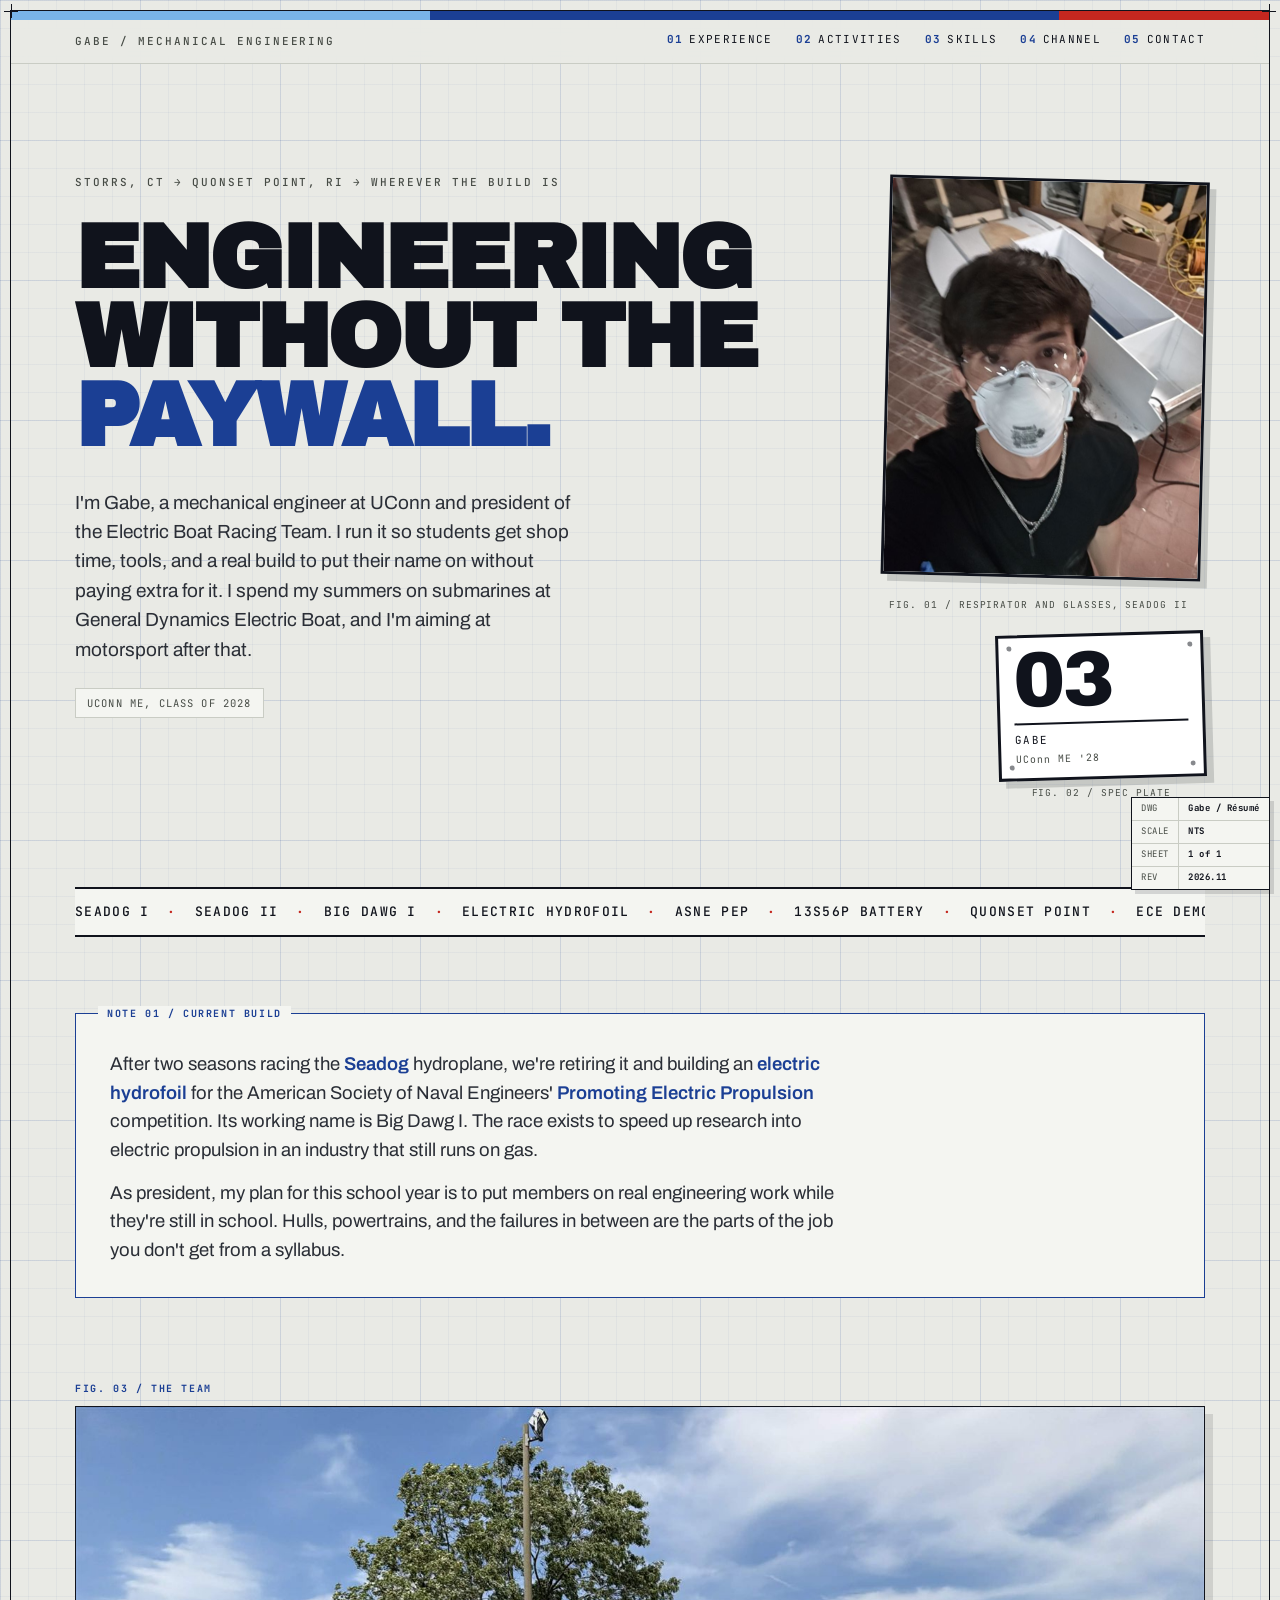
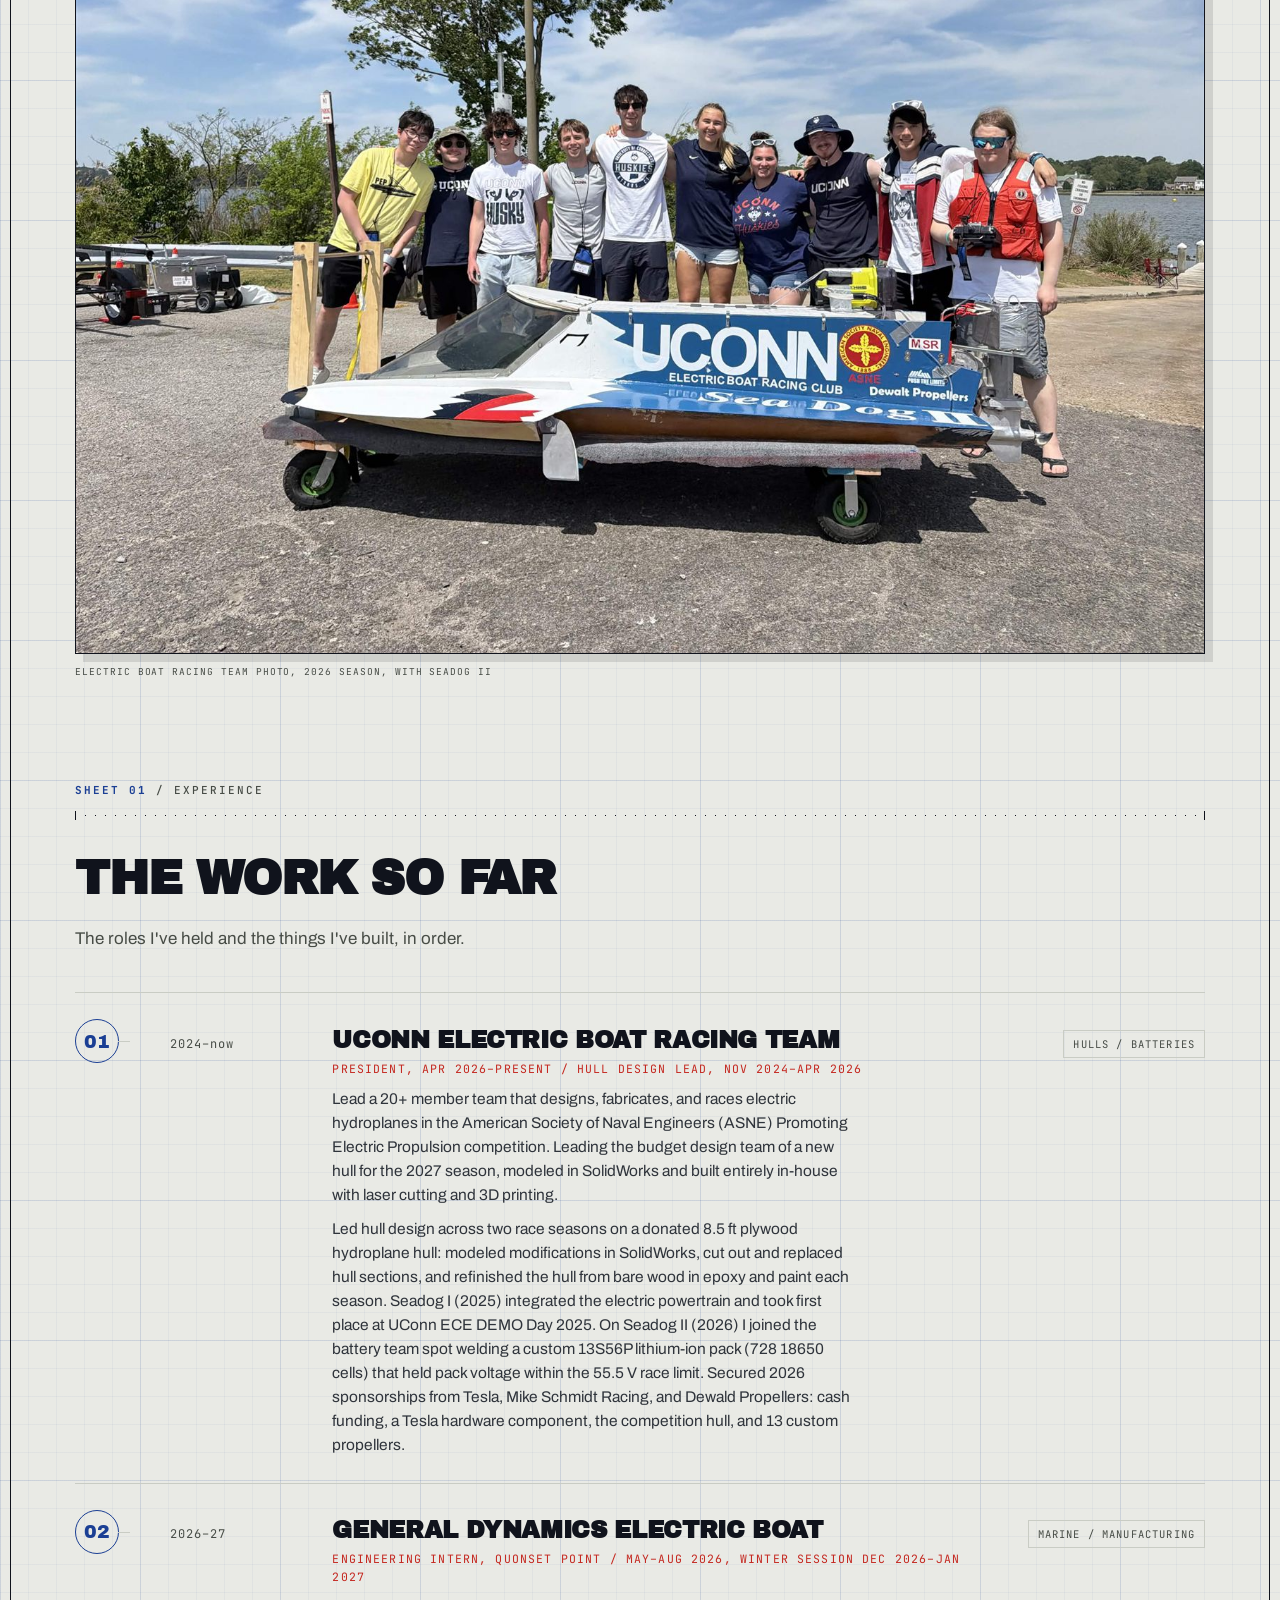
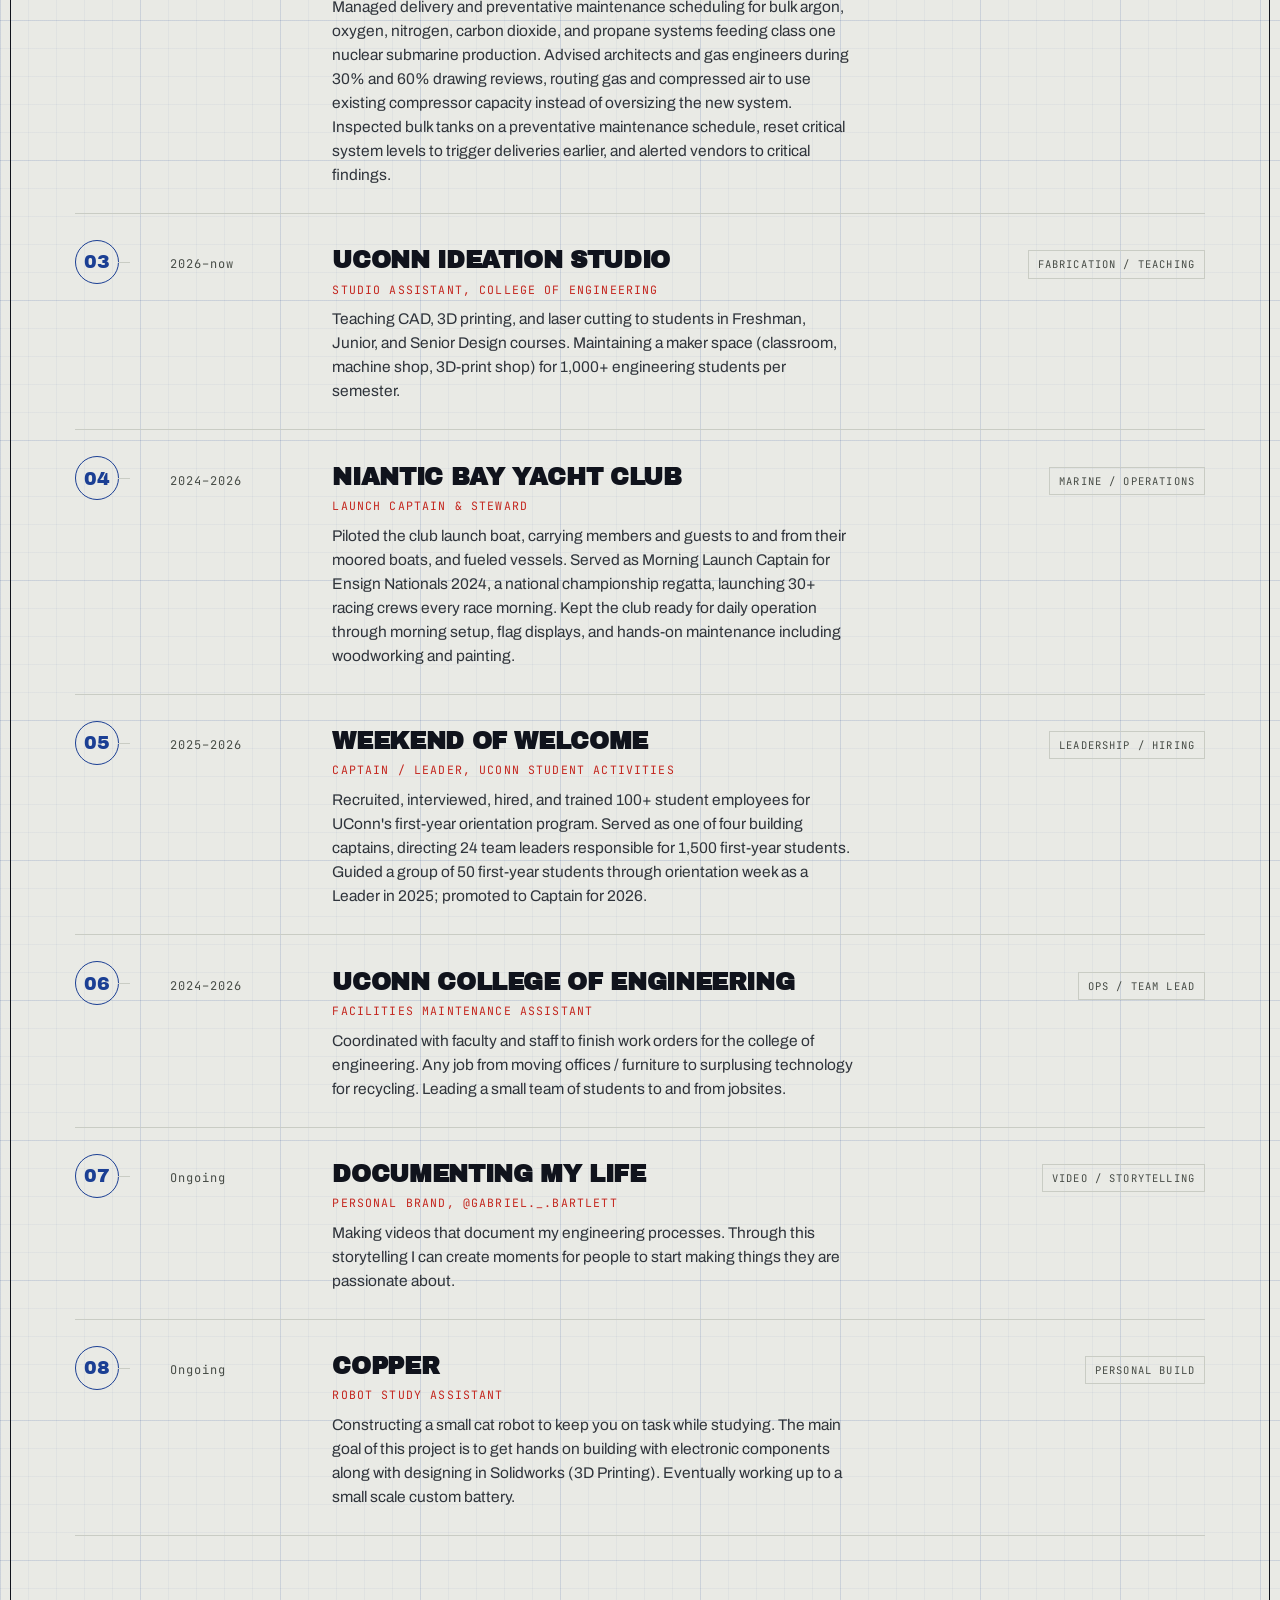
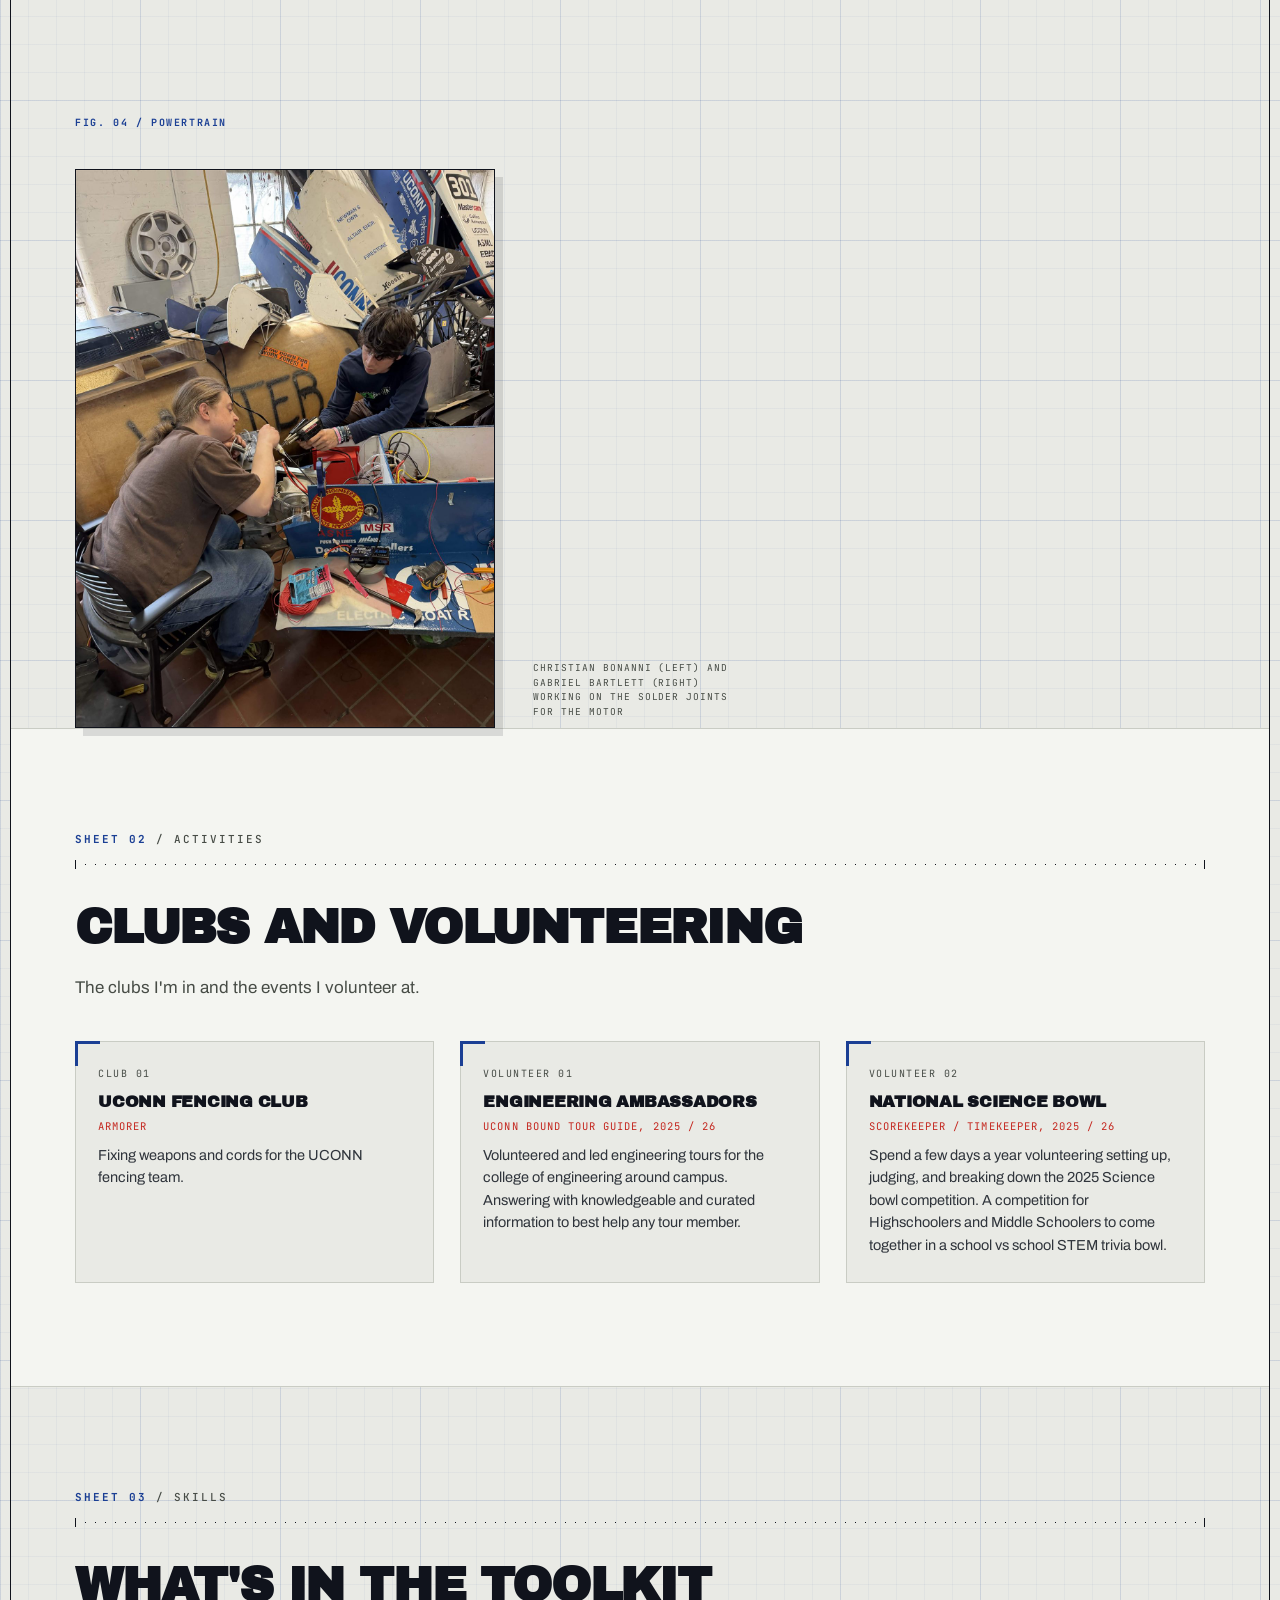
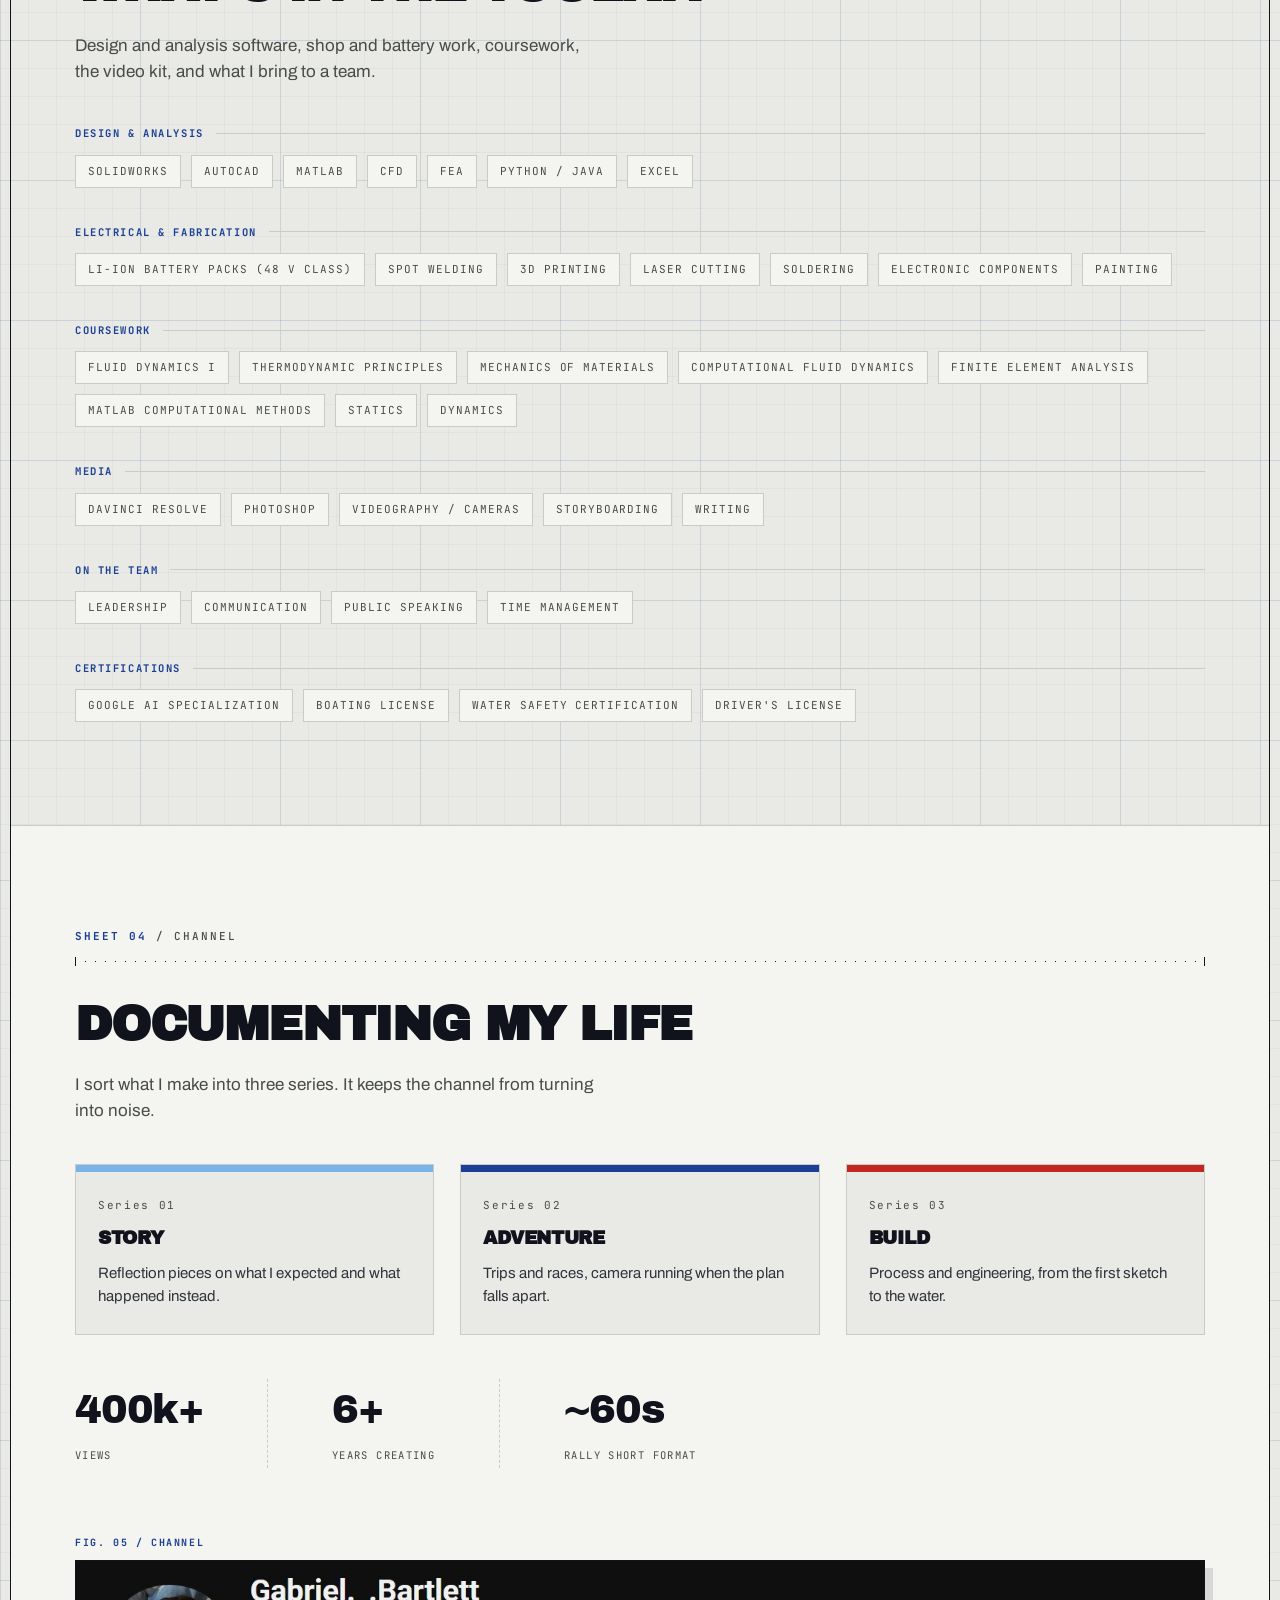
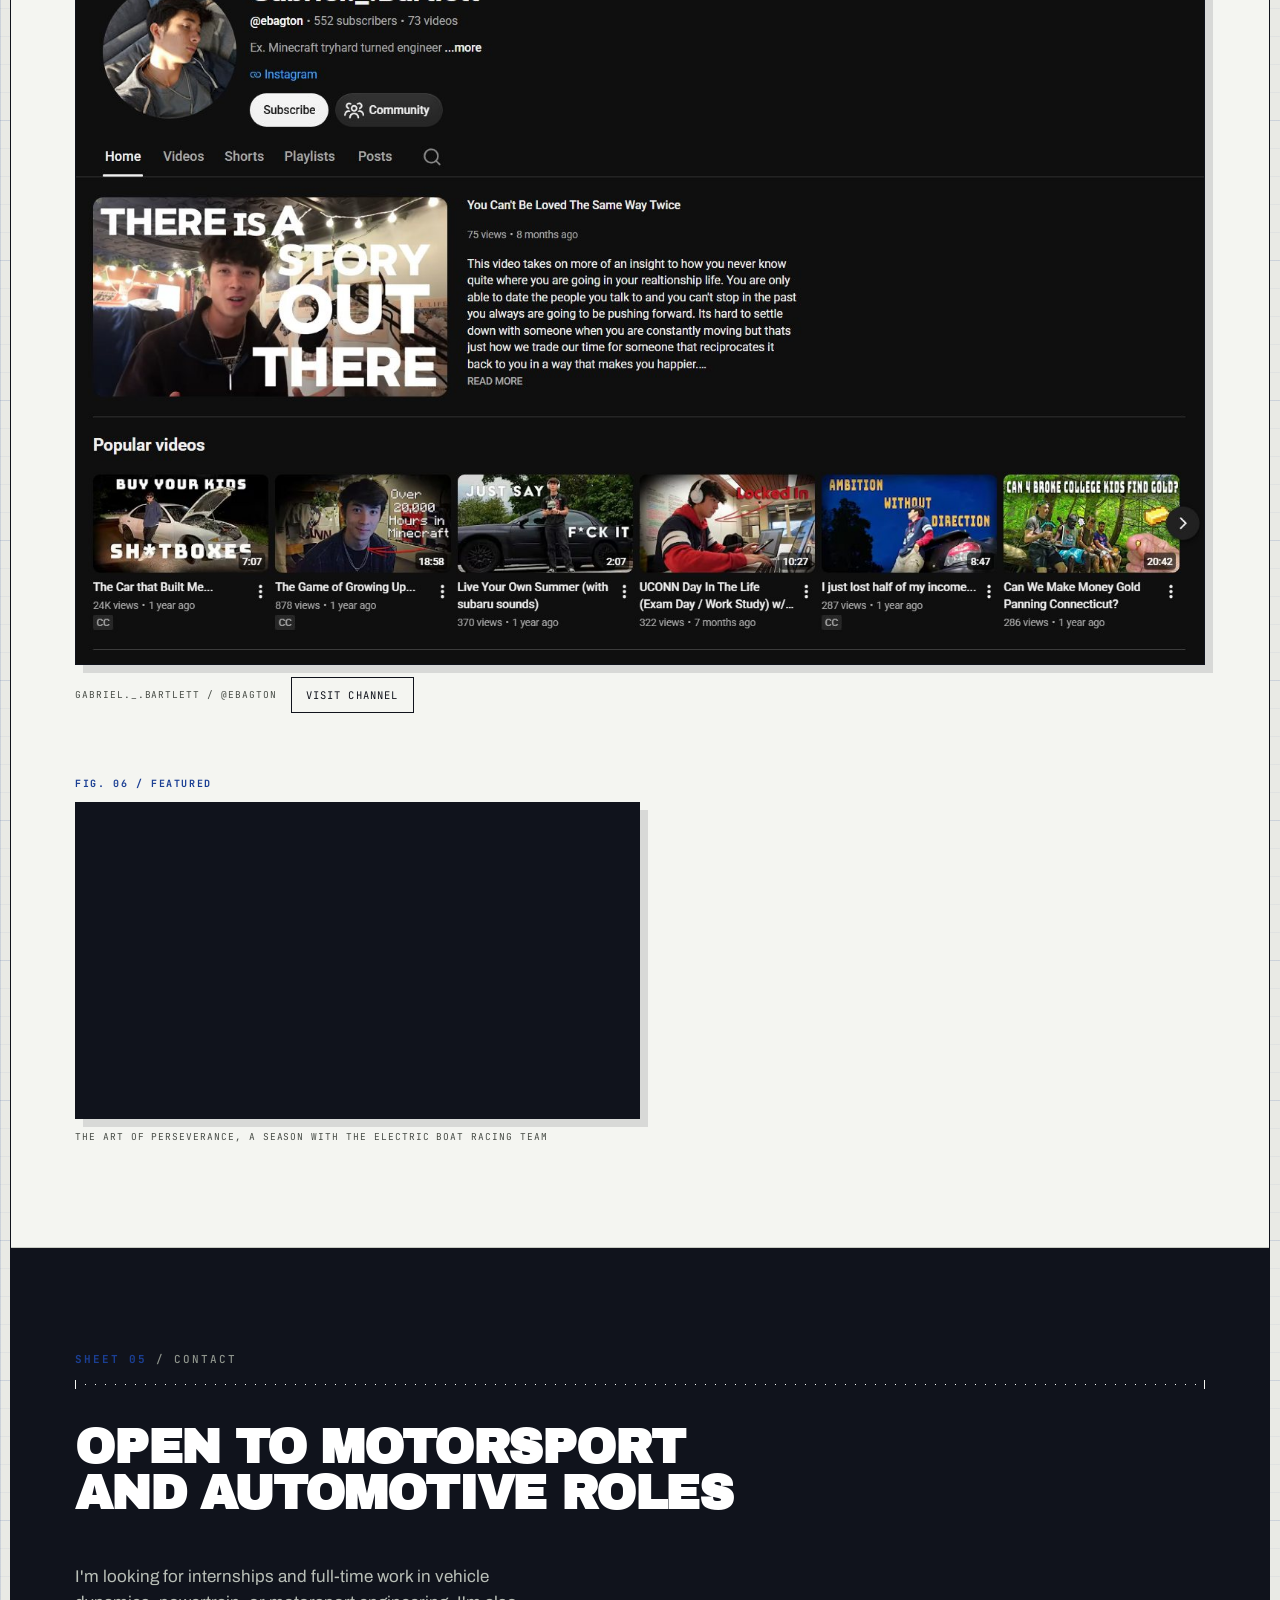
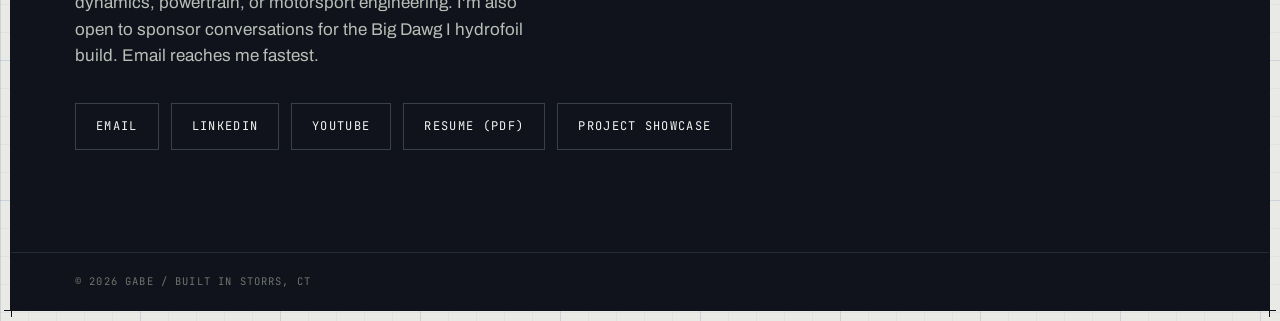
<file: index.html>
<!DOCTYPE html>
<html lang="en">
<head>
<meta charset="utf-8">
<meta name="viewport" content="width=device-width, initial-scale=1">
<title>Gabe / Mechanical Engineering / Documenting My Life</title>
<meta name="description" content="Gabriel Bartlett, mechanical engineering at UConn. President of the Electric Boat Racing Team and summer engineering intern at General Dynamics Electric Boat.">
<link rel="preconnect" href="https://fonts.googleapis.com">
<link rel="preconnect" href="https://fonts.gstatic.com" crossorigin>
<link href="https://fonts.googleapis.com/css2?family=Archivo+Black&family=Archivo:wght@400;500;600&family=JetBrains+Mono:wght@400;500;700&display=swap" rel="stylesheet">
<style>
:root{
  --paper:#E9EAE5;
  --paper-2:#F4F5F1;
  --ink:#10131C;
  --ink-soft:#474C46;
  --line:#C9CCC4;
  --blue:#1B3F94;
  --sky:#79B4E8;
  --red:#C4271F;
  --grid:rgba(27,63,148,.045);
  --grid-strong:rgba(27,63,148,.10);
  --pad:clamp(20px,5vw,72px);
}
*{box-sizing:border-box;margin:0;padding:0}
html{scroll-behavior:smooth}
body{
  background-color:var(--paper);
  background-image:
    linear-gradient(var(--grid-strong) 1px, transparent 1px),
    linear-gradient(90deg, var(--grid-strong) 1px, transparent 1px),
    linear-gradient(var(--grid) 1px, transparent 1px),
    linear-gradient(90deg, var(--grid) 1px, transparent 1px);
  background-size: 140px 140px, 140px 140px, 28px 28px, 28px 28px;
  color:var(--ink);
  font-family:"Archivo",system-ui,sans-serif;
  font-size:17px;
  line-height:1.55;
  -webkit-font-smoothing:antialiased;
}
.mono{font-family:"JetBrains Mono",ui-monospace,monospace}
.eyebrow{
  font-family:"JetBrains Mono",monospace;
  font-size:11px;font-weight:500;
  letter-spacing:.18em;text-transform:uppercase;
  color:var(--ink-soft);
}
.eyebrow b{color:var(--blue);font-weight:700}
a{color:inherit}
:focus-visible{outline:3px solid var(--red);outline-offset:3px}

/* ---------- drawing sheet frame ---------- */
.sheet{position:relative;margin:10px;border:1.5px solid var(--ink)}
.cross{position:absolute;width:14px;height:14px;pointer-events:none}
.cross::before{content:"";position:absolute;top:50%;left:0;right:0;height:1px;background:var(--ink)}
.cross::after{content:"";position:absolute;left:50%;top:0;bottom:0;width:1px;background:var(--ink)}
.cross.tl{top:-7px;left:-7px}
.cross.tr{top:-7px;right:-7px}
.cross.bl{bottom:-7px;left:-7px}
.cross.br{bottom:-7px;right:-7px}

.title-block{
  position:fixed;right:10px;bottom:10px;z-index:61;
  background:var(--paper-2);border:1.5px solid var(--ink);
  font-family:"JetBrains Mono",monospace;font-size:9px;letter-spacing:.06em;
  display:grid;grid-template-columns:auto auto;
  box-shadow:4px 4px 0 rgba(16,19,28,.14);
}
.title-block div{padding:4px 9px;border-top:1px solid var(--line);border-left:1px solid var(--line);white-space:nowrap}
.title-block div:nth-child(1),.title-block div:nth-child(2){border-top:none}
.title-block div:nth-child(odd){border-left:none}
.title-block .k{color:var(--ink-soft);text-transform:uppercase}
.title-block .v{font-weight:700}

/* ---------- ruler dimension divider ---------- */
.rule-dim{
  height:9px;margin:12px 0 clamp(24px,3.4vw,36px);position:relative;
  background:repeating-linear-gradient(90deg, var(--ink) 0 1px, transparent 1px 10px) center / 100% 1px no-repeat;
}
.rule-dim::before,.rule-dim::after{content:"";position:absolute;top:0;width:1px;height:9px;background:var(--ink)}
.rule-dim::before{left:0}
.rule-dim::after{right:0}
#contact .rule-dim{background-image:repeating-linear-gradient(90deg, var(--paper-2) 0 1px, transparent 1px 10px)}
#contact .rule-dim::before,#contact .rule-dim::after{background:var(--paper-2)}

/* ---------- livery stripe ---------- */
.livery{display:flex;width:100%;height:9px}
.livery i{display:block;flex:1;height:100%}
.livery i:nth-child(1){background:var(--sky);flex:2}
.livery i:nth-child(2){background:var(--blue);flex:3}
.livery i:nth-child(3){background:var(--red);flex:1}

/* ---------- header ---------- */
.topbar{
  position:sticky;top:0;z-index:40;
  background:rgba(233,234,229,.92);
  backdrop-filter:blur(8px);
  border-bottom:1px solid var(--line);
}
.topbar .row{
  display:flex;justify-content:space-between;align-items:center;
  gap:16px;padding:11px var(--pad);
}
.topbar nav{display:flex;gap:clamp(12px,1.8vw,24px);flex-wrap:wrap}
.topbar a{
  font-family:"JetBrains Mono",monospace;font-size:11px;
  letter-spacing:.12em;text-transform:uppercase;text-decoration:none;
  padding-bottom:2px;border-bottom:2px solid transparent;
  white-space:nowrap;
}
.topbar a .n{color:var(--blue);font-weight:700;margin-right:6px}
.topbar a:hover{border-bottom-color:var(--red)}
@media (max-width:620px){
  .topbar a .n{display:none}
  .topbar nav{gap:14px}
}

/* ---------- hero ---------- */
.hero{padding:clamp(48px,9vw,110px) var(--pad) 0;position:relative;overflow:hidden}
.hero-grid{
  display:grid;grid-template-columns:minmax(0,1fr) auto;
  gap:clamp(28px,5vw,64px);align-items:start;
  max-width:1400px;margin:0 auto;
}
h1{
  font-family:"Archivo Black",sans-serif;
  font-size:clamp(2.6rem,7vw,6.6rem);
  line-height:.88;letter-spacing:-.035em;text-transform:uppercase;
}
h1 .hl{color:var(--blue)}
.lede{
  margin-top:clamp(20px,3vw,32px);
  max-width:46ch;font-size:clamp(16px,2vw,19px);color:#2A2E36;
}
.hero .eyebrow{margin-bottom:clamp(18px,3vw,28px)}
.creds{display:flex;flex-wrap:wrap;gap:10px;margin-top:24px}
.creds .tag{
  font-family:"JetBrains Mono",monospace;font-size:10.5px;letter-spacing:.11em;
  text-transform:uppercase;color:var(--ink-soft);
  border:1px solid var(--line);background:var(--paper-2);padding:6px 11px;
}

/* side column: photo + plate */
.side{display:flex;flex-direction:column;align-items:flex-end;gap:20px}
.fig-cap{font-family:"JetBrains Mono",monospace;font-size:9.5px;letter-spacing:.1em;text-transform:uppercase;color:var(--ink-soft);text-align:center;margin-top:8px}
.photo-frame{
  width:clamp(160px,26vw,380px);
  aspect-ratio:4/5;
  border:3px solid var(--ink);
  background:var(--paper-2);
  overflow:hidden;
  box-shadow:7px 7px 0 rgba(16,19,28,.16);
  transform:rotate(1.4deg) scale(.96);transform-origin:right;
}
.photo-frame img{width:100%;height:100%;object-fit:cover;display:block}

/* rally plate */
.plate{
  position:relative;
  width:clamp(150px,20vw,208px);
  background:#fff;border:3px solid var(--ink);
  padding:12px 14px 10px;
  box-shadow:7px 7px 0 rgba(16,19,28,.16);
  transform:rotate(-1.6deg);
}
.plate .rivet{position:absolute;width:5px;height:5px;border-radius:50%;background:var(--ink);opacity:.5}
.plate .rivet.tl{top:8px;left:8px}
.plate .rivet.tr{top:8px;right:8px}
.plate .rivet.bl{bottom:8px;left:8px}
.plate .rivet.br{bottom:8px;right:8px}
.plate .num{
  font-family:"Archivo Black",sans-serif;
  font-size:clamp(52px,7vw,78px);line-height:.82;letter-spacing:-.04em;
}
.plate .rule{height:2px;background:var(--ink);margin:9px 0 7px}
.plate .nm{font-family:"JetBrains Mono",monospace;font-size:11px;letter-spacing:.13em;text-transform:uppercase}
.plate .sub{font-family:"JetBrains Mono",monospace;font-size:10px;letter-spacing:.1em;color:var(--ink-soft);margin-top:3px}

/* ---------- index ticker (signature) ---------- */
.ticker{
  margin-top:clamp(44px,7vw,86px);
  border-top:2px solid var(--ink);border-bottom:2px solid var(--ink);
  background:var(--paper-2);
  overflow:hidden;white-space:nowrap;position:relative;
}
.ticker-track{display:inline-flex;animation:slide 46s linear infinite}
.ticker-track span{
  font-family:"JetBrains Mono",monospace;font-weight:500;
  font-size:13px;letter-spacing:.1em;text-transform:uppercase;
  padding:13px 0;
}
.ticker-track b{color:var(--red);font-weight:700;padding:0 18px}
@keyframes slide{from{transform:translateX(0)}to{transform:translateX(-50%)}}

/* ---------- video frame ---------- */
.reel-frame{
  position:relative;aspect-ratio:16/9;
  border:1.5px solid var(--ink);background:var(--ink);
  box-shadow:8px 8px 0 rgba(16,19,28,.12);
}
.reel-frame iframe{position:absolute;inset:0;width:100%;height:100%;border:0;display:block}

/* ---------- figures ---------- */
.fig-wrap{padding:clamp(44px,6vw,76px) var(--pad) 0}
.figure{max-width:1400px;margin:0 auto}
.fig-lbl{
  display:inline-block;margin-bottom:10px;
  font-family:"JetBrains Mono",monospace;font-size:10px;font-weight:700;
  letter-spacing:.16em;text-transform:uppercase;color:var(--blue);
}
.figure-frame{
  position:relative;border:1.5px solid var(--ink);background:var(--paper-2);
  box-shadow:8px 8px 0 rgba(16,19,28,.12);line-height:0;
}
.figure-frame img{width:100%;height:auto;display:block}
.figure figcaption{
  margin-top:11px;
  font-family:"JetBrains Mono",monospace;font-size:9.5px;
  letter-spacing:.1em;text-transform:uppercase;color:var(--ink-soft);
}
.figure.tall{
  display:grid;grid-template-columns:minmax(0,420px) minmax(0,1fr);
  gap:clamp(20px,3vw,44px);align-items:end;
}
.figure.tall .fig-lbl{grid-column:1/-1;margin-bottom:0}
.figure.tall figcaption{margin-top:0;padding-bottom:8px;max-width:34ch}
@media (max-width:700px){
  .figure.tall{grid-template-columns:1fr;align-items:start}
  .figure.tall figcaption{margin-top:11px;padding-bottom:0}
}

/* ---------- drawing note callout ---------- */
.note-wrap{padding:clamp(44px,6vw,76px) var(--pad) 0}
.note-block{
  max-width:1400px;margin:0 auto;position:relative;
  border:1.5px solid var(--blue);background:var(--paper-2);
  padding:clamp(26px,3.4vw,36px) clamp(22px,3vw,34px) clamp(24px,3.2vw,32px);
}
.note-block .lbl{
  position:absolute;top:-8px;left:22px;background:var(--paper-2);
  padding:0 9px;font-family:"JetBrains Mono",monospace;font-size:10px;
  letter-spacing:.16em;text-transform:uppercase;color:var(--blue);font-weight:700;
}
.note-block p{font-size:clamp(16px,1.9vw,18.5px);max-width:68ch;color:#2A2E36}
.note-block p + p{margin-top:14px}
.note-block b{color:var(--blue);font-weight:600}

/* ---------- sections ---------- */
section{padding:clamp(56px,8vw,104px) var(--pad)}
.wrap{max-width:1400px;margin:0 auto}
h2{
  font-family:"Archivo Black",sans-serif;
  font-size:clamp(1.7rem,4.4vw,3rem);
  line-height:.95;letter-spacing:-.025em;text-transform:uppercase;
  margin:10px 0 clamp(28px,4vw,48px);
}
.sec-note{max-width:52ch;color:var(--ink-soft);margin:-24px 0 40px}

/* roadbook */
.stage{
  display:grid;
  grid-template-columns:64px 132px minmax(0,1fr) auto;
  gap:clamp(14px,2.4vw,32px);align-items:baseline;
  padding:26px 0;border-top:1px solid var(--line);
  transition:background .18s ease,padding-left .18s ease;
}
.stage:last-child{border-bottom:1px solid var(--line)}
.stage:hover{background:var(--paper-2)}
.stage .no{
  font-family:"Archivo Black",sans-serif;font-size:19px;
  color:var(--blue);letter-spacing:-.02em;
  width:44px;height:44px;border-radius:50%;border:1.5px solid var(--blue);
  display:flex;align-items:center;justify-content:center;position:relative;
}
.stage .no::after{content:"";position:absolute;top:50%;left:100%;width:12px;height:1px;background:var(--line)}
.stage .yr{font-family:"JetBrains Mono",monospace;font-size:12px;letter-spacing:.09em;color:var(--ink-soft);padding-top:4px}
.stage h3{font-family:"Archivo Black",sans-serif;font-size:clamp(1.05rem,2.4vw,1.5rem);letter-spacing:-.015em;text-transform:uppercase;line-height:1.05}
.stage .role{font-family:"JetBrains Mono",monospace;font-size:11.5px;letter-spacing:.1em;text-transform:uppercase;color:var(--red);margin:7px 0 9px}
.stage p{max-width:58ch;color:#2F343B;font-size:15.5px}
.stage p + p{margin-top:10px}
.stage .tag{
  font-family:"JetBrains Mono",monospace;font-size:10.5px;letter-spacing:.11em;
  text-transform:uppercase;color:var(--ink-soft);
  border:1px solid var(--line);padding:5px 9px;white-space:nowrap;
}

/* activities (clubs + volunteer) */
#activities{background:var(--paper-2);border-top:1px solid var(--line);border-bottom:1px solid var(--line)}
.crew{display:grid;grid-template-columns:repeat(auto-fit,minmax(248px,1fr));gap:clamp(16px,2.4vw,26px)}
.crew-card{background:var(--paper);border:1px solid var(--line);padding:24px 22px 26px;position:relative}
.crew-card::before{content:"";position:absolute;top:-1px;left:-1px;width:22px;height:22px;border-top:3px solid var(--blue);border-left:3px solid var(--blue)}
.crew-card .n{font-family:"JetBrains Mono",monospace;font-size:10px;letter-spacing:.15em;text-transform:uppercase;color:var(--ink-soft);margin-bottom:11px}
.crew-card h4{font-family:"Archivo Black",sans-serif;font-size:1.02rem;text-transform:uppercase;letter-spacing:-.015em;line-height:1.1;margin-bottom:7px}
.crew-card .role{font-family:"JetBrains Mono",monospace;font-size:10.5px;letter-spacing:.1em;text-transform:uppercase;color:var(--red);margin-bottom:10px}
.crew-card p{font-size:14.5px;color:#2F343B}

/* skills toolkit */
.tool-group{margin-bottom:clamp(26px,3.2vw,36px)}
.tool-group:last-child{margin-bottom:0}
.tool-group .gl{
  display:flex;align-items:center;gap:12px;margin-bottom:13px;
  font-family:"JetBrains Mono",monospace;font-size:10.5px;font-weight:700;
  letter-spacing:.15em;text-transform:uppercase;color:var(--blue);
}
.tool-group .gl::after{content:"";flex:1;height:1px;background:var(--line)}
.tools{display:flex;flex-wrap:wrap;gap:10px}
.tools .tag{
  font-family:"JetBrains Mono",monospace;font-size:11px;letter-spacing:.09em;
  text-transform:uppercase;color:var(--ink-soft);
  background:var(--paper-2);border:1px solid var(--line);padding:7px 12px;
}

/* lanes */
#channel{background:var(--paper-2);border-top:1px solid var(--line);border-bottom:1px solid var(--line)}
.lanes{display:grid;grid-template-columns:repeat(auto-fit,minmax(238px,1fr));gap:clamp(16px,2.4vw,26px)}
.lane{background:var(--paper);border:1px solid var(--line);padding:24px 22px 26px;position:relative}
.lane::before{content:"";position:absolute;inset:0 0 auto 0;height:7px}
.lane:nth-child(1)::before{background:var(--sky)}
.lane:nth-child(2)::before{background:var(--blue)}
.lane:nth-child(3)::before{background:var(--red)}
.lane .n{font-family:"JetBrains Mono",monospace;font-size:11px;letter-spacing:.15em;color:var(--ink-soft);margin:8px 0 10px}
.lane h4{font-family:"Archivo Black",sans-serif;font-size:1.15rem;text-transform:uppercase;letter-spacing:-.015em;margin-bottom:9px}
.lane p{font-size:15px;color:#2F343B}
.stat{margin-top:clamp(30px,4vw,44px);display:flex;flex-wrap:wrap;gap:clamp(24px,5vw,64px)}
.stat div{padding-left:clamp(24px,5vw,64px);border-left:1.5px dashed var(--line)}
.stat div:first-child{padding-left:0;border-left:none}
.stat div span{display:block;font-family:"Archivo Black",sans-serif;font-size:clamp(1.6rem,4vw,2.5rem);letter-spacing:-.03em}
.stat div small{font-family:"JetBrains Mono",monospace;font-size:10.5px;letter-spacing:.13em;text-transform:uppercase;color:var(--ink-soft)}

/* channel footer: channel card + featured video */
.channel-foot{margin-top:clamp(36px,5vw,60px)}
/* auto inline margins would stop these stretching to the container */
.channel-foot .figure{margin:0;max-width:none;width:100%}
.channel-foot .figure + .figure{margin-top:clamp(34px,4.5vw,56px)}
.channel-foot .figure.half{width:50%}
a.chan-link{display:block;text-decoration:none}
a.chan-link .figure-frame{transition:border-color .16s ease,box-shadow .16s ease}
a.chan-link:hover .figure-frame{border-color:var(--blue);box-shadow:8px 8px 0 rgba(27,63,148,.18)}
.chan-line{
  display:flex;align-items:center;gap:14px;flex-wrap:wrap;margin-top:12px;
  font-family:"JetBrains Mono",monospace;font-size:9.5px;
  letter-spacing:.1em;text-transform:uppercase;color:var(--ink-soft);
}
@media (max-width:760px){.channel-foot .figure.half{width:100%}}
.chan-cta{
  display:inline-block;font-family:"JetBrains Mono",monospace;font-size:10.5px;
  letter-spacing:.11em;text-transform:uppercase;
  border:1px solid var(--ink);padding:9px 14px;
  transition:background .16s ease,color .16s ease;
}
a.chan-link:hover .chan-cta{background:var(--ink);color:var(--paper-2)}
.chan-cta{color:var(--ink)}

/* contact */
#contact{background:var(--ink);color:var(--paper-2)}
#contact .eyebrow{color:#8E948C}
#contact h2{color:#fff}
#contact p{max-width:48ch;color:#B9BFB7}
.links{display:flex;flex-wrap:wrap;gap:12px;margin-top:34px}
.links a{
  font-family:"JetBrains Mono",monospace;font-size:12px;letter-spacing:.11em;
  text-transform:uppercase;text-decoration:none;
  border:1px solid #3A4048;padding:13px 20px;
  transition:background .16s ease,color .16s ease,border-color .16s ease;
}
.links a:hover{background:var(--paper-2);color:var(--ink);border-color:var(--paper-2)}
footer{padding:20px var(--pad);background:var(--ink);color:#6E746C;font-family:"JetBrains Mono",monospace;font-size:10.5px;letter-spacing:.11em;text-transform:uppercase;border-top:1px solid #262C34}

/* reveal */
.rv{opacity:0;transform:translateY(16px);transition:opacity .55s ease,transform .55s ease}
.rv.in{opacity:1;transform:none}

@media (max-width:860px){
  .hero-grid{grid-template-columns:1fr}
  .side{order:-1;flex-direction:row;align-items:flex-start;justify-content:flex-start;gap:16px}
  .photo-frame{transform:rotate(1.4deg) scale(.86);transform-origin:left}
  .plate{transform:rotate(-1.6deg) scale(.86);transform-origin:left}
  .stage{grid-template-columns:44px 1fr;row-gap:6px}
  .stage .no{width:36px;height:36px;font-size:15px}
  .stage .no::after{display:none}
  .stage .yr{grid-column:2}
  .stage .body{grid-column:1/-1}
  .stage .tag{grid-column:1/-1;justify-self:start}
  .title-block{display:none}
}
@media (max-width:700px){
  .sheet{margin:6px}
  .cross{width:10px;height:10px}
  .cross.tl,.cross.tr{top:-5px}
  .cross.bl,.cross.br{bottom:-5px}
  .cross.tl,.cross.bl{left:-5px}
  .cross.tr,.cross.br{right:-5px}
}
@media (prefers-reduced-motion:reduce){
  .ticker-track{animation:none}
  .rv{opacity:1;transform:none;transition:none}
  html{scroll-behavior:auto}
}
</style>
</head>
<body>
<div class="sheet">
<i class="cross tl" aria-hidden="true"></i>
<i class="cross tr" aria-hidden="true"></i>
<i class="cross bl" aria-hidden="true"></i>
<i class="cross br" aria-hidden="true"></i>

<div class="livery" aria-hidden="true"><i></i><i></i><i></i></div>

<header class="topbar">
  <div class="row">
    <span class="eyebrow">Gabe / Mechanical Engineering</span>
    <nav>
      <a href="#experience"><span class="n">01</span>Experience</a>
      <a href="#activities"><span class="n">02</span>Activities</a>
      <a href="#skills"><span class="n">03</span>Skills</a>
      <a href="#channel"><span class="n">04</span>Channel</a>
      <a href="#contact"><span class="n">05</span>Contact</a>
    </nav>
  </div>
</header>

<main>
<div class="hero">
  <div class="hero-grid">
    <div>
      <p class="eyebrow">Storrs, CT → Quonset Point, RI → wherever the build is</p>
      <h1>Engineering<br>without the<br><span class="hl">paywall.</span></h1>
      <p class="lede">I'm Gabe, a mechanical engineer at UConn and president of the Electric Boat Racing Team. I run it so students get shop time, tools, and a real build to put their name on without paying extra for it. I spend my summers on submarines at General Dynamics Electric Boat, and I'm aiming at motorsport after that.</p>
      <div class="creds">
        <span class="tag">UConn ME, Class of 2028</span>
      </div>
    </div>
    <div class="side">
      <div>
        <div class="photo-frame">
          <img src="images/respirator-seadog2.jpg" width="720" height="1280" loading="lazy"
               alt="Gabriel Bartlett in a respirator and safety glasses, with the Seadog II hull behind him in the shop">
        </div>
        <p class="fig-cap">Fig. 01 / Respirator and glasses, Seadog II</p>
      </div>
      <div>
        <div class="plate" aria-label="Competition plate, number 3">
          <i class="rivet tl" aria-hidden="true"></i>
          <i class="rivet tr" aria-hidden="true"></i>
          <i class="rivet bl" aria-hidden="true"></i>
          <i class="rivet br" aria-hidden="true"></i>
          <div class="num">03</div>
          <div class="rule"></div>
          <div class="nm">Gabe</div>
          <div class="sub">UConn ME '28</div>
        </div>
        <p class="fig-cap">Fig. 02 / Spec plate</p>
      </div>
    </div>
  </div>

  <div class="ticker" aria-label="Project index">
    <div class="ticker-track">
      <span>Seadog I<b>·</b>Seadog II<b>·</b>Big Dawg I<b>·</b>electric hydrofoil<b>·</b>ASNE PEP<b>·</b>13S56P battery<b>·</b>Quonset Point<b>·</b>ECE DEMO Day 1st place<b>·</b>Copper<b>·</b>President, EBRT<b>·</b>armorer<b>·</b>Documenting My Life<b>·</b>Class of 2028<b>·</b>&nbsp;</span>
      <span aria-hidden="true">Seadog I<b>·</b>Seadog II<b>·</b>Big Dawg I<b>·</b>electric hydrofoil<b>·</b>ASNE PEP<b>·</b>13S56P battery<b>·</b>Quonset Point<b>·</b>ECE DEMO Day 1st place<b>·</b>Copper<b>·</b>President, EBRT<b>·</b>armorer<b>·</b>Documenting My Life<b>·</b>Class of 2028<b>·</b>&nbsp;</span>
    </div>
  </div>
</div>

<div class="note-wrap">
  <div class="note-block rv">
    <span class="lbl">Note 01 / Current build</span>
    <p>After two seasons racing the <b>Seadog</b> hydroplane, we're retiring it and building an <b>electric hydrofoil</b> for the American Society of Naval Engineers' <b>Promoting Electric Propulsion</b> competition. Its working name is Big Dawg I. The race exists to speed up research into electric propulsion in an industry that still runs on gas.</p>
    <p>As president, my plan for this school year is to put members on real engineering work while they're still in school. Hulls, powertrains, and the failures in between are the parts of the job you don't get from a syllabus.</p>
  </div>
</div>

<div class="fig-wrap">
  <figure class="figure rv">
    <span class="fig-lbl">Fig. 03 / The team</span>
    <div class="figure-frame">
      <img src="images/team-2026.jpg" width="1600" height="1200" loading="lazy"
           alt="The UConn Electric Boat Racing Team standing together behind Seadog II at the water's edge">
    </div>
    <figcaption>Electric Boat Racing Team photo, 2026 season, with Seadog II</figcaption>
  </figure>
</div>

<section id="experience">
  <div class="wrap">
    <p class="eyebrow"><b>Sheet 01</b> / Experience</p>
    <div class="rule-dim" aria-hidden="true"></div>
    <h2>The work so far</h2>
    <p class="sec-note">The roles I've held and the things I've built, in order.</p>

    <div class="stage rv">
      <div class="no">01</div>
      <div class="yr">2024–now</div>
      <div class="body">
        <h3>UConn Electric Boat Racing Team</h3>
        <div class="role">President, Apr 2026–present / Hull Design Lead, Nov 2024–Apr 2026</div>
        <p>Lead a 20+ member team that designs, fabricates, and races electric hydroplanes in the American Society of Naval Engineers (ASNE) Promoting Electric Propulsion competition. Leading the budget design team of a new hull for the 2027 season, modeled in SolidWorks and built entirely in-house with laser cutting and 3D printing.</p>
        <p>Led hull design across two race seasons on a donated 8.5 ft plywood hydroplane hull: modeled modifications in SolidWorks, cut out and replaced hull sections, and refinished the hull from bare wood in epoxy and paint each season. Seadog I (2025) integrated the electric powertrain and took first place at UConn ECE DEMO Day 2025. On Seadog II (2026) I joined the battery team spot welding a custom 13S56P lithium-ion pack (728 18650 cells) that held pack voltage within the 55.5 V race limit. Secured 2026 sponsorships from Tesla, Mike Schmidt Racing, and Dewald Propellers: cash funding, a Tesla hardware component, the competition hull, and 13 custom propellers.</p>
      </div>
      <div class="tag">Hulls / Batteries</div>
    </div>

    <div class="stage rv">
      <div class="no">02</div>
      <div class="yr">2026–27</div>
      <div class="body">
        <h3>General Dynamics Electric Boat</h3>
        <div class="role">Engineering Intern, Quonset Point / May–Aug 2026, Winter Session Dec 2026–Jan 2027</div>
        <p>Managed delivery and preventative maintenance scheduling for bulk argon, oxygen, nitrogen, carbon dioxide, and propane systems feeding class one nuclear submarine production. Advised architects and gas engineers during 30% and 60% drawing reviews, routing gas and compressed air to use existing compressor capacity instead of oversizing the new system. Inspected bulk tanks on a preventative maintenance schedule, reset critical system levels to trigger deliveries earlier, and alerted vendors to critical findings.</p>
      </div>
      <div class="tag">Marine / Manufacturing</div>
    </div>

    <div class="stage rv">
      <div class="no">03</div>
      <div class="yr">2026–now</div>
      <div class="body">
        <h3>UConn Ideation Studio</h3>
        <div class="role">Studio Assistant, College of Engineering</div>
        <p>Teaching CAD, 3D printing, and laser cutting to students in Freshman, Junior, and Senior Design courses. Maintaining a maker space (classroom, machine shop, 3D-print shop) for 1,000+ engineering students per semester.</p>
      </div>
      <div class="tag">Fabrication / Teaching</div>
    </div>

    <div class="stage rv">
      <div class="no">04</div>
      <div class="yr">2024–2026</div>
      <div class="body">
        <h3>Niantic Bay Yacht Club</h3>
        <div class="role">Launch Captain &amp; Steward</div>
        <p>Piloted the club launch boat, carrying members and guests to and from their moored boats, and fueled vessels. Served as Morning Launch Captain for Ensign Nationals 2024, a national championship regatta, launching 30+ racing crews every race morning. Kept the club ready for daily operation through morning setup, flag displays, and hands-on maintenance including woodworking and painting.</p>
      </div>
      <div class="tag">Marine / Operations</div>
    </div>

    <div class="stage rv">
      <div class="no">05</div>
      <div class="yr">2025–2026</div>
      <div class="body">
        <h3>Weekend of Welcome</h3>
        <div class="role">Captain / Leader, UConn Student Activities</div>
        <p>Recruited, interviewed, hired, and trained 100+ student employees for UConn's first-year orientation program. Served as one of four building captains, directing 24 team leaders responsible for 1,500 first-year students. Guided a group of 50 first-year students through orientation week as a Leader in 2025; promoted to Captain for 2026.</p>
      </div>
      <div class="tag">Leadership / Hiring</div>
    </div>

    <div class="stage rv">
      <div class="no">06</div>
      <div class="yr">2024–2026</div>
      <div class="body">
        <h3>UConn College of Engineering</h3>
        <div class="role">Facilities Maintenance Assistant</div>
        <p>Coordinated with faculty and staff to finish work orders for the college of engineering. Any job from moving offices / furniture to surplusing technology for recycling. Leading a small team of students to and from jobsites.</p>
      </div>
      <div class="tag">Ops / Team lead</div>
    </div>

    <div class="stage rv">
      <div class="no">07</div>
      <div class="yr">Ongoing</div>
      <div class="body">
        <h3>Documenting My Life</h3>
        <div class="role">Personal brand, @gabriel._.bartlett</div>
        <p>Making videos that document my engineering processes. Through this storytelling I can create moments for people to start making things they are passionate about.</p>
      </div>
      <div class="tag">Video / Storytelling</div>
    </div>

    <div class="stage rv">
      <div class="no">08</div>
      <div class="yr">Ongoing</div>
      <div class="body">
        <h3>Copper</h3>
        <div class="role">Robot Study Assistant</div>
        <p>Constructing a small cat robot to keep you on task while studying. The main goal of this project is to get hands on building with electronic components along with designing in Solidworks (3D Printing). Eventually working up to a small scale custom battery.</p>
      </div>
      <div class="tag">Personal build</div>
    </div>
  </div>
</section>

<div class="fig-wrap">
  <figure class="figure tall rv">
    <span class="fig-lbl">Fig. 04 / Powertrain</span>
    <div class="figure-frame">
      <img src="images/motor-solder.jpg" width="1200" height="1600" loading="lazy"
           alt="Two students working on motor solder joints on the boat in the shop">
    </div>
    <figcaption>Christian Bonanni (left) and Gabriel Bartlett (right) working on the solder joints for the motor</figcaption>
  </figure>
</div>

<section id="activities">
  <div class="wrap">
    <p class="eyebrow"><b>Sheet 02</b> / Activities</p>
    <div class="rule-dim" aria-hidden="true"></div>
    <h2>Clubs and volunteering</h2>
    <p class="sec-note">The clubs I'm in and the events I volunteer at.</p>
    <div class="crew">
      <div class="crew-card rv">
        <div class="n">Club 01</div>
        <h4>UConn Fencing Club</h4>
        <div class="role">Armorer</div>
        <p>Fixing weapons and cords for the UCONN fencing team.</p>
      </div>
      <div class="crew-card rv">
        <div class="n">Volunteer 01</div>
        <h4>Engineering Ambassadors</h4>
        <div class="role">UConn Bound Tour Guide, 2025 / 26</div>
        <p>Volunteered and led engineering tours for the college of engineering around campus. Answering with knowledgeable and curated information to best help any tour member.</p>
      </div>
      <div class="crew-card rv">
        <div class="n">Volunteer 02</div>
        <h4>National Science Bowl</h4>
        <div class="role">Scorekeeper / Timekeeper, 2025 / 26</div>
        <p>Spend a few days a year volunteering setting up, judging, and breaking down the 2025 Science bowl competition. A competition for Highschoolers and Middle Schoolers to come together in a school vs school STEM trivia bowl.</p>
      </div>
    </div>
  </div>
</section>

<section id="skills">
  <div class="wrap">
    <p class="eyebrow"><b>Sheet 03</b> / Skills</p>
    <div class="rule-dim" aria-hidden="true"></div>
    <h2>What's in the toolkit</h2>
    <p class="sec-note">Design and analysis software, shop and battery work, coursework, the video kit, and what I bring to a team.</p>

    <div class="tool-group rv">
      <div class="gl">Design &amp; Analysis</div>
      <div class="tools">
        <span class="tag">SolidWorks</span>
        <span class="tag">AutoCAD</span>
        <span class="tag">MATLAB</span>
        <span class="tag">CFD</span>
        <span class="tag">FEA</span>
        <span class="tag">Python / Java</span>
        <span class="tag">Excel</span>
      </div>
    </div>

    <div class="tool-group rv">
      <div class="gl">Electrical &amp; Fabrication</div>
      <div class="tools">
        <span class="tag">Li-ion Battery Packs (48 V class)</span>
        <span class="tag">Spot Welding</span>
        <span class="tag">3D Printing</span>
        <span class="tag">Laser Cutting</span>
        <span class="tag">Soldering</span>
        <span class="tag">Electronic Components</span>
        <span class="tag">Painting</span>
      </div>
    </div>

    <div class="tool-group rv">
      <div class="gl">Coursework</div>
      <div class="tools">
        <span class="tag">Fluid Dynamics I</span>
        <span class="tag">Thermodynamic Principles</span>
        <span class="tag">Mechanics of Materials</span>
        <span class="tag">Computational Fluid Dynamics</span>
        <span class="tag">Finite Element Analysis</span>
        <span class="tag">MATLAB Computational Methods</span>
        <span class="tag">Statics</span>
        <span class="tag">Dynamics</span>
      </div>
    </div>

    <div class="tool-group rv">
      <div class="gl">Media</div>
      <div class="tools">
        <span class="tag">DaVinci Resolve</span>
        <span class="tag">Photoshop</span>
        <span class="tag">Videography / Cameras</span>
        <span class="tag">Storyboarding</span>
        <span class="tag">Writing</span>
      </div>
    </div>

    <div class="tool-group rv">
      <div class="gl">On the Team</div>
      <div class="tools">
        <span class="tag">Leadership</span>
        <span class="tag">Communication</span>
        <span class="tag">Public Speaking</span>
        <span class="tag">Time Management</span>
      </div>
    </div>

    <div class="tool-group rv">
      <div class="gl">Certifications</div>
      <div class="tools">
        <span class="tag">Google AI Specialization</span>
        <span class="tag">Boating License</span>
        <span class="tag">Water Safety Certification</span>
        <span class="tag">Driver's License</span>
      </div>
    </div>
  </div>
</section>

<section id="channel">
  <div class="wrap">
    <p class="eyebrow"><b>Sheet 04</b> / Channel</p>
    <div class="rule-dim" aria-hidden="true"></div>
    <h2>Documenting my life</h2>
    <p class="sec-note">I sort what I make into three series. It keeps the channel from turning into noise.</p>
    <div class="lanes">
      <div class="lane rv"><div class="n">Series 01</div><h4>Story</h4><p>Reflection pieces on what I expected and what happened instead.</p></div>
      <div class="lane rv"><div class="n">Series 02</div><h4>Adventure</h4><p>Trips and races, camera running when the plan falls apart.</p></div>
      <div class="lane rv"><div class="n">Series 03</div><h4>Build</h4><p>Process and engineering, from the first sketch to the water.</p></div>
    </div>
    <div class="stat rv">
      <div><span>400k+</span><small>Views</small></div>
      <div><span>6+</span><small>Years creating</small></div>
      <div><span>~60s</span><small>Rally short format</small></div>
    </div>

    <div class="channel-foot">
      <a class="chan-link figure rv" href="https://www.youtube.com/@ebagton">
        <span class="fig-lbl">Fig. 05 / Channel</span>
        <div class="figure-frame">
          <img src="images/channel-page.jpg" width="1519" height="946" loading="lazy"
               alt="The Gabriel._.Bartlett YouTube channel page, showing the featured video and most popular uploads">
        </div>
        <span class="chan-line">
          Gabriel._.Bartlett / @ebagton
          <span class="chan-cta">Visit channel</span>
        </span>
      </a>
      <figure class="figure half rv">
        <span class="fig-lbl">Fig. 06 / Featured</span>
        <div class="reel-frame">
          <iframe
            src="https://www.youtube-nocookie.com/embed/ip2hr8rALpI"
            title="UCONN Electric Boat Racing || The Art of Perseverance"
            loading="lazy"
            referrerpolicy="strict-origin-when-cross-origin"
            allow="accelerometer; autoplay; clipboard-write; encrypted-media; gyroscope; picture-in-picture; web-share"
            allowfullscreen></iframe>
        </div>
        <figcaption>The Art of Perseverance, a season with the Electric Boat Racing Team</figcaption>
      </figure>
    </div>
  </div>
</section>

<section id="contact">
  <div class="wrap">
    <p class="eyebrow"><b>Sheet 05</b> / Contact</p>
    <div class="rule-dim" aria-hidden="true"></div>
    <h2>Open to motorsport<br>and automotive roles</h2>
    <p>I'm looking for internships and full-time work in vehicle dynamics, powertrain, or motorsport engineering. I'm also open to sponsor conversations for the Big Dawg I hydrofoil build. Email reaches me fastest.</p>
    <div class="links">
      <a href="mailto:gabebartlett7125@gmail.com">Email</a>
      <a href="https://www.linkedin.com/in/gabrielbartlett/">LinkedIn</a>
      <a href="https://www.youtube.com/@ebagton">YouTube</a>
      <a href="resume.pdf">Resume (PDF)</a>
      <a href="gabrielbartlett/">Project showcase</a>
    </div>
  </div>
</section>
</main>

<footer>© 2026 Gabe / Built in Storrs, CT</footer>
</div>

<div class="title-block" aria-hidden="true">
  <div class="k">Dwg</div><div class="v">Gabe / Résumé</div>
  <div class="k">Scale</div><div class="v">NTS</div>
  <div class="k">Sheet</div><div class="v">1 of 1</div>
  <div class="k">Rev</div><div class="v">2026.11</div>
</div>

<script>
const io = new IntersectionObserver((es) => {
  es.forEach(e => { if (e.isIntersecting) { e.target.classList.add('in'); io.unobserve(e.target); } });
}, { threshold: 0.12 });
document.querySelectorAll('.rv').forEach((el, i) => {
  el.style.transitionDelay = (i % 5) * 55 + 'ms';
  io.observe(el);
});
</script>
</body>
</html>
</file>
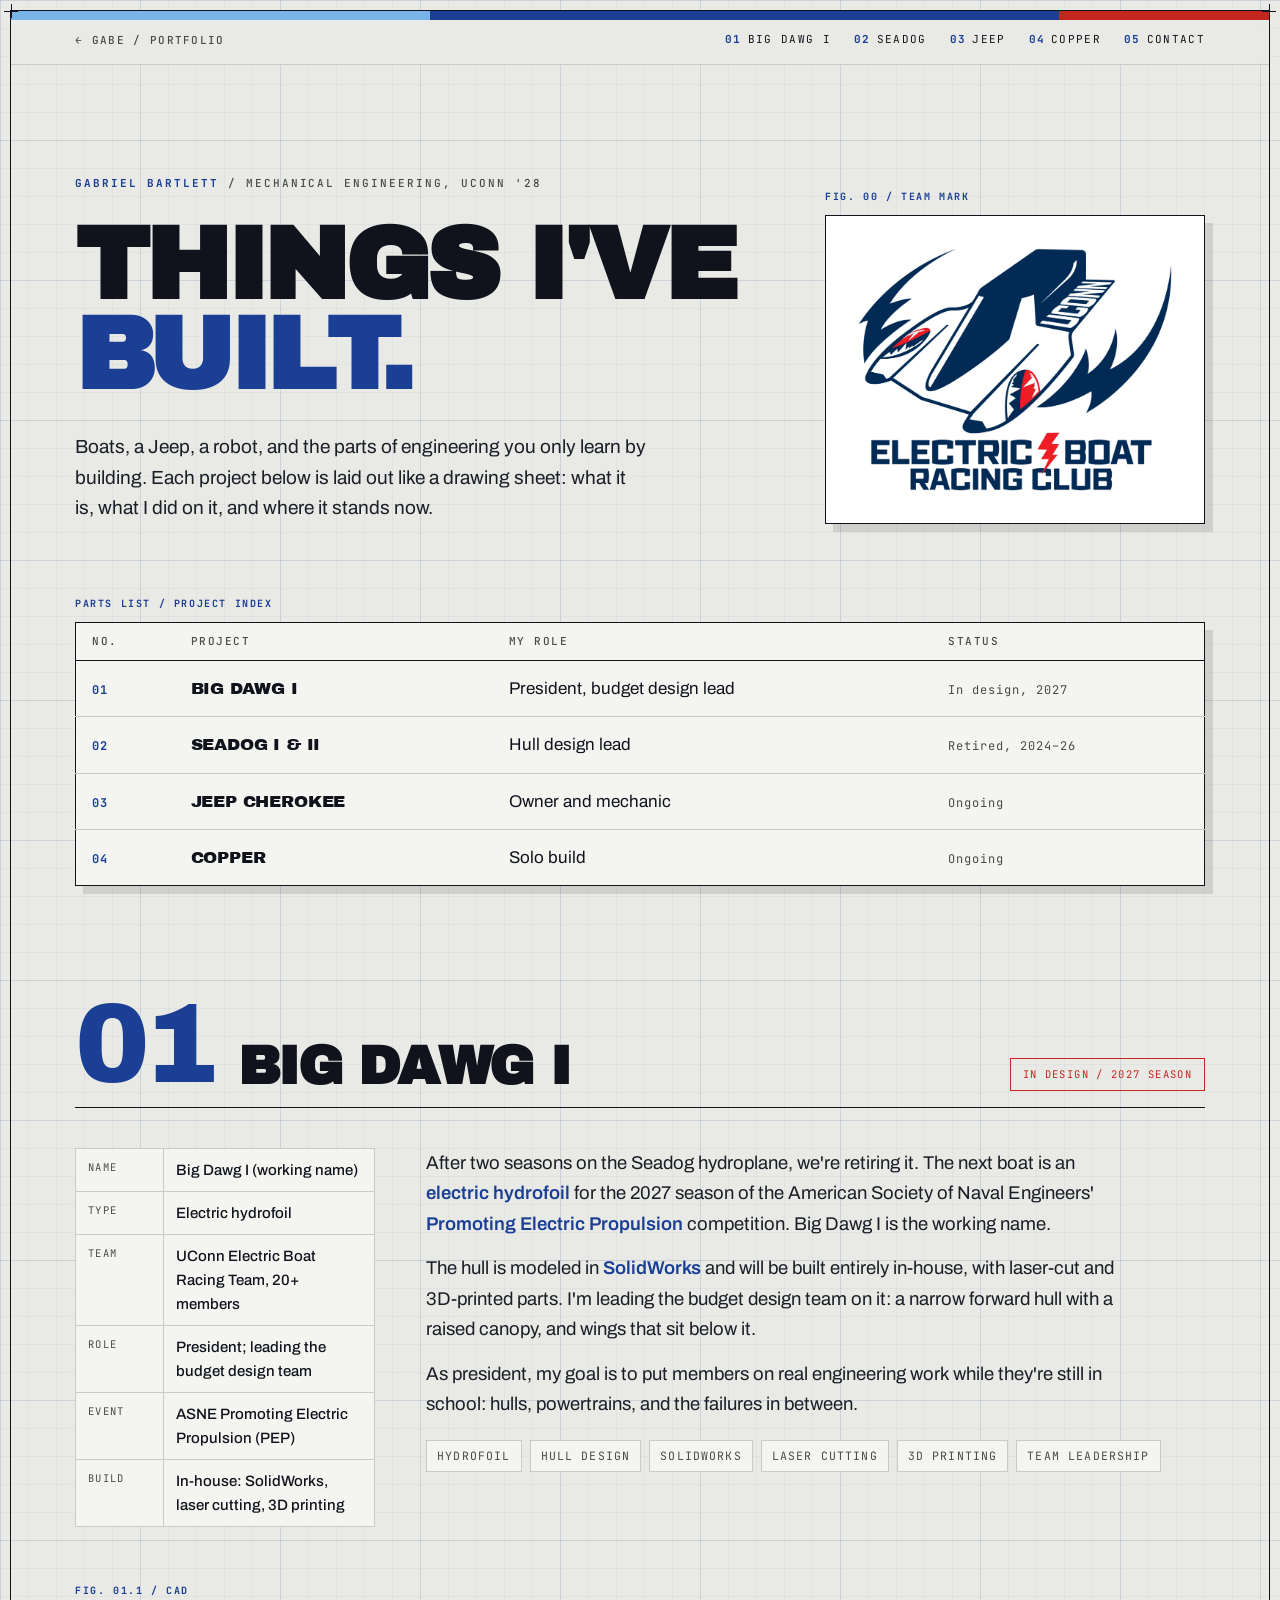
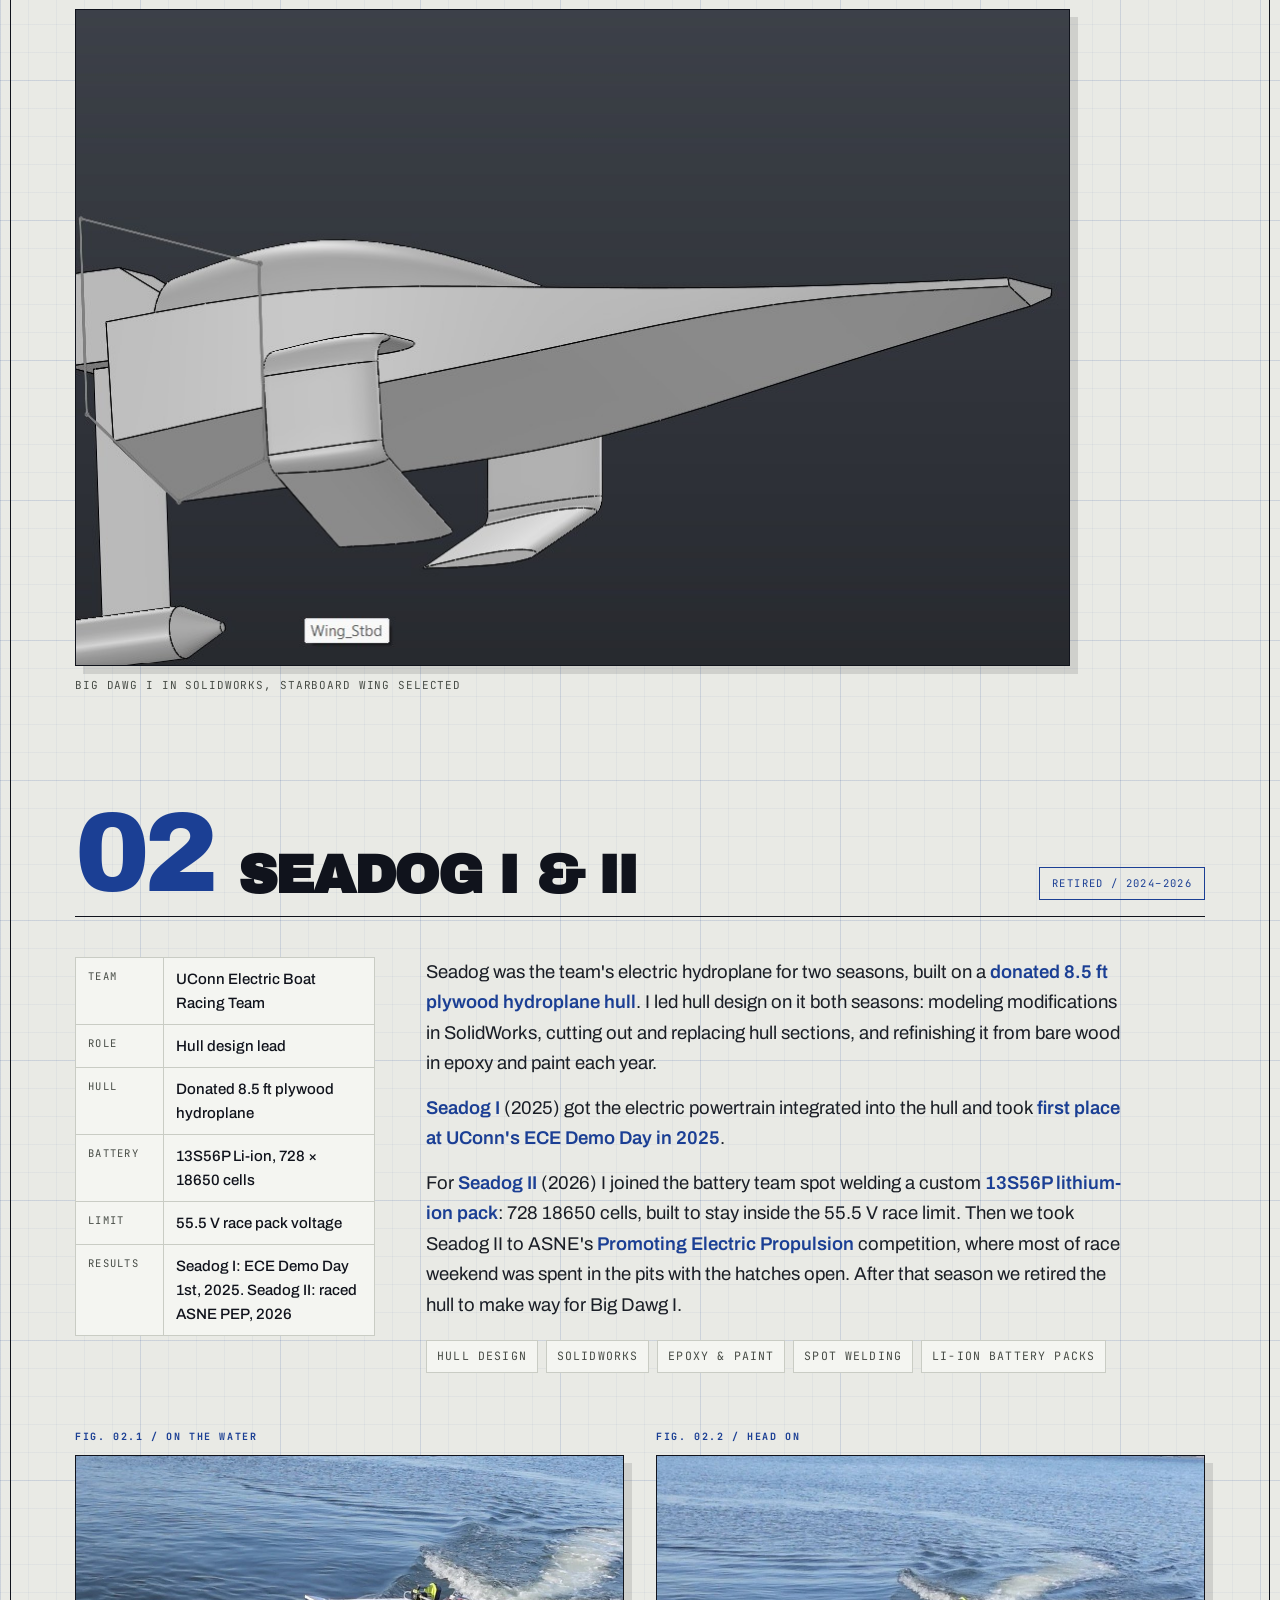
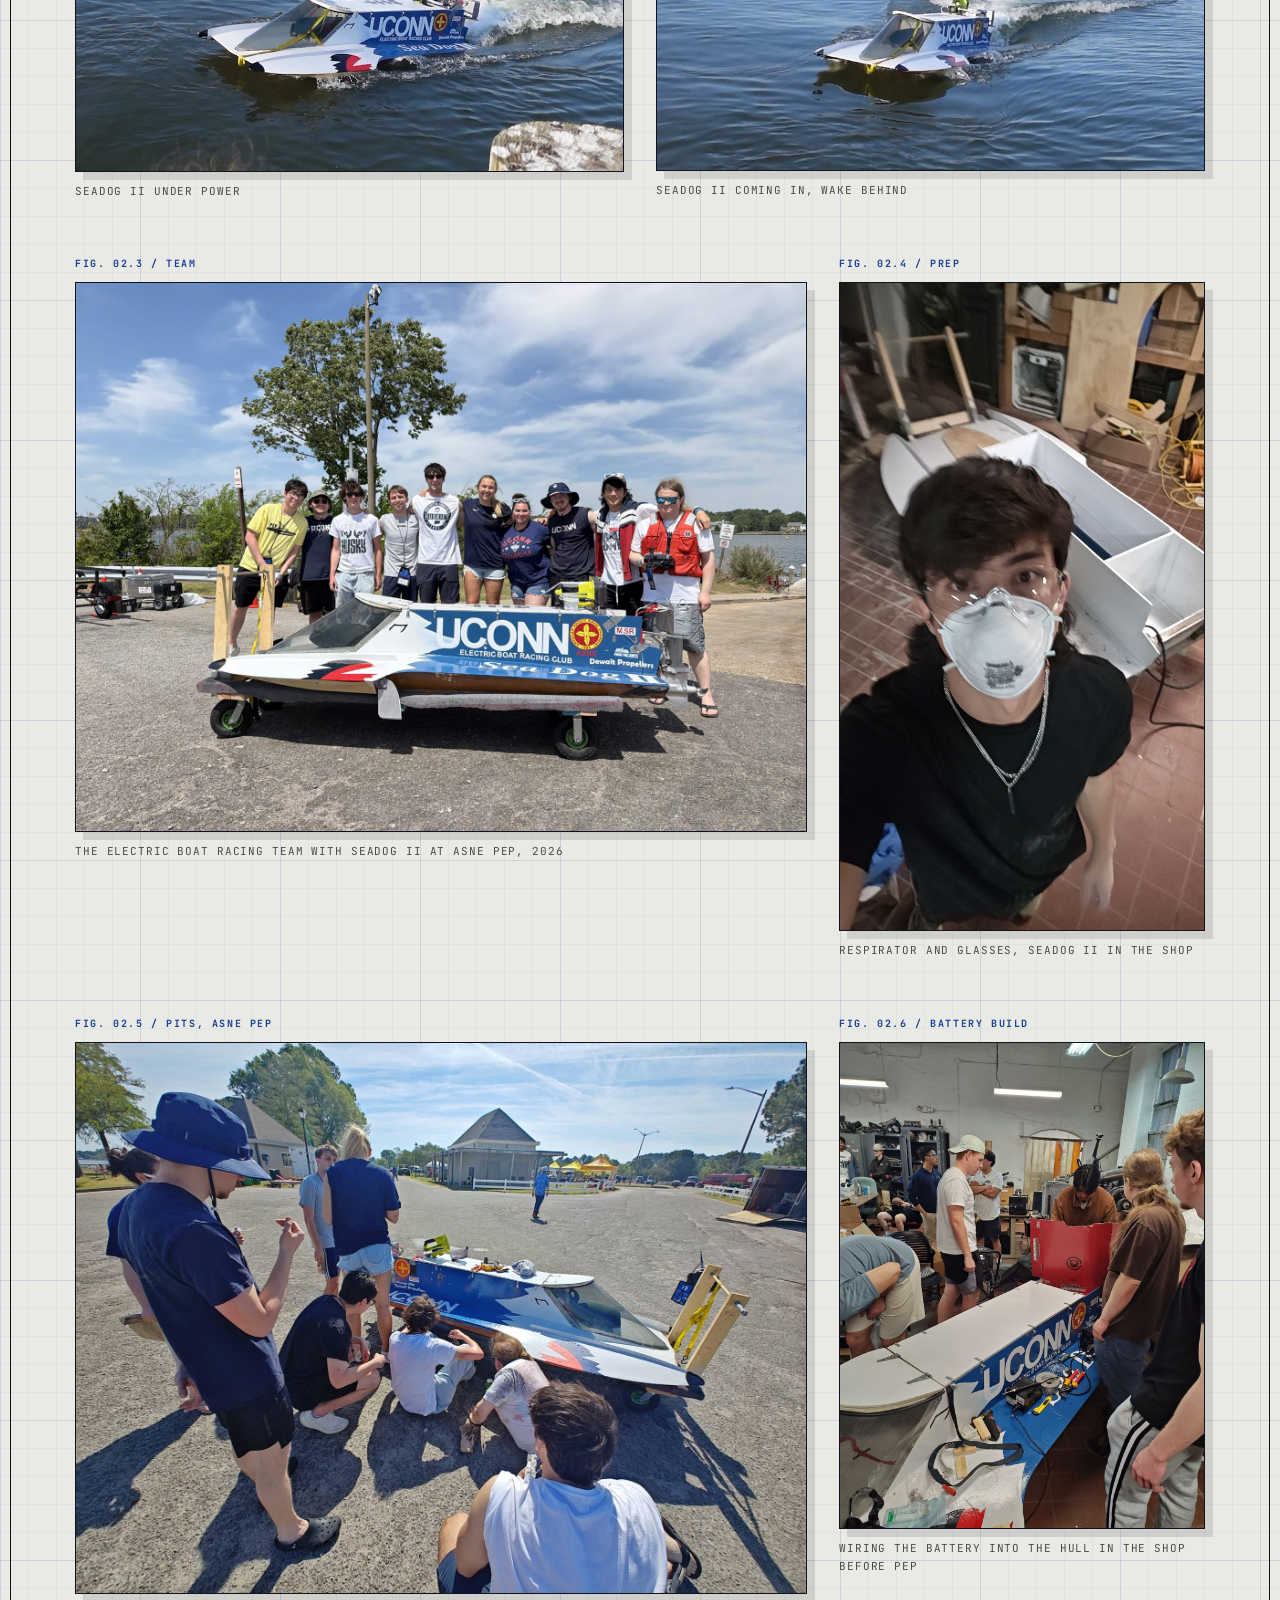
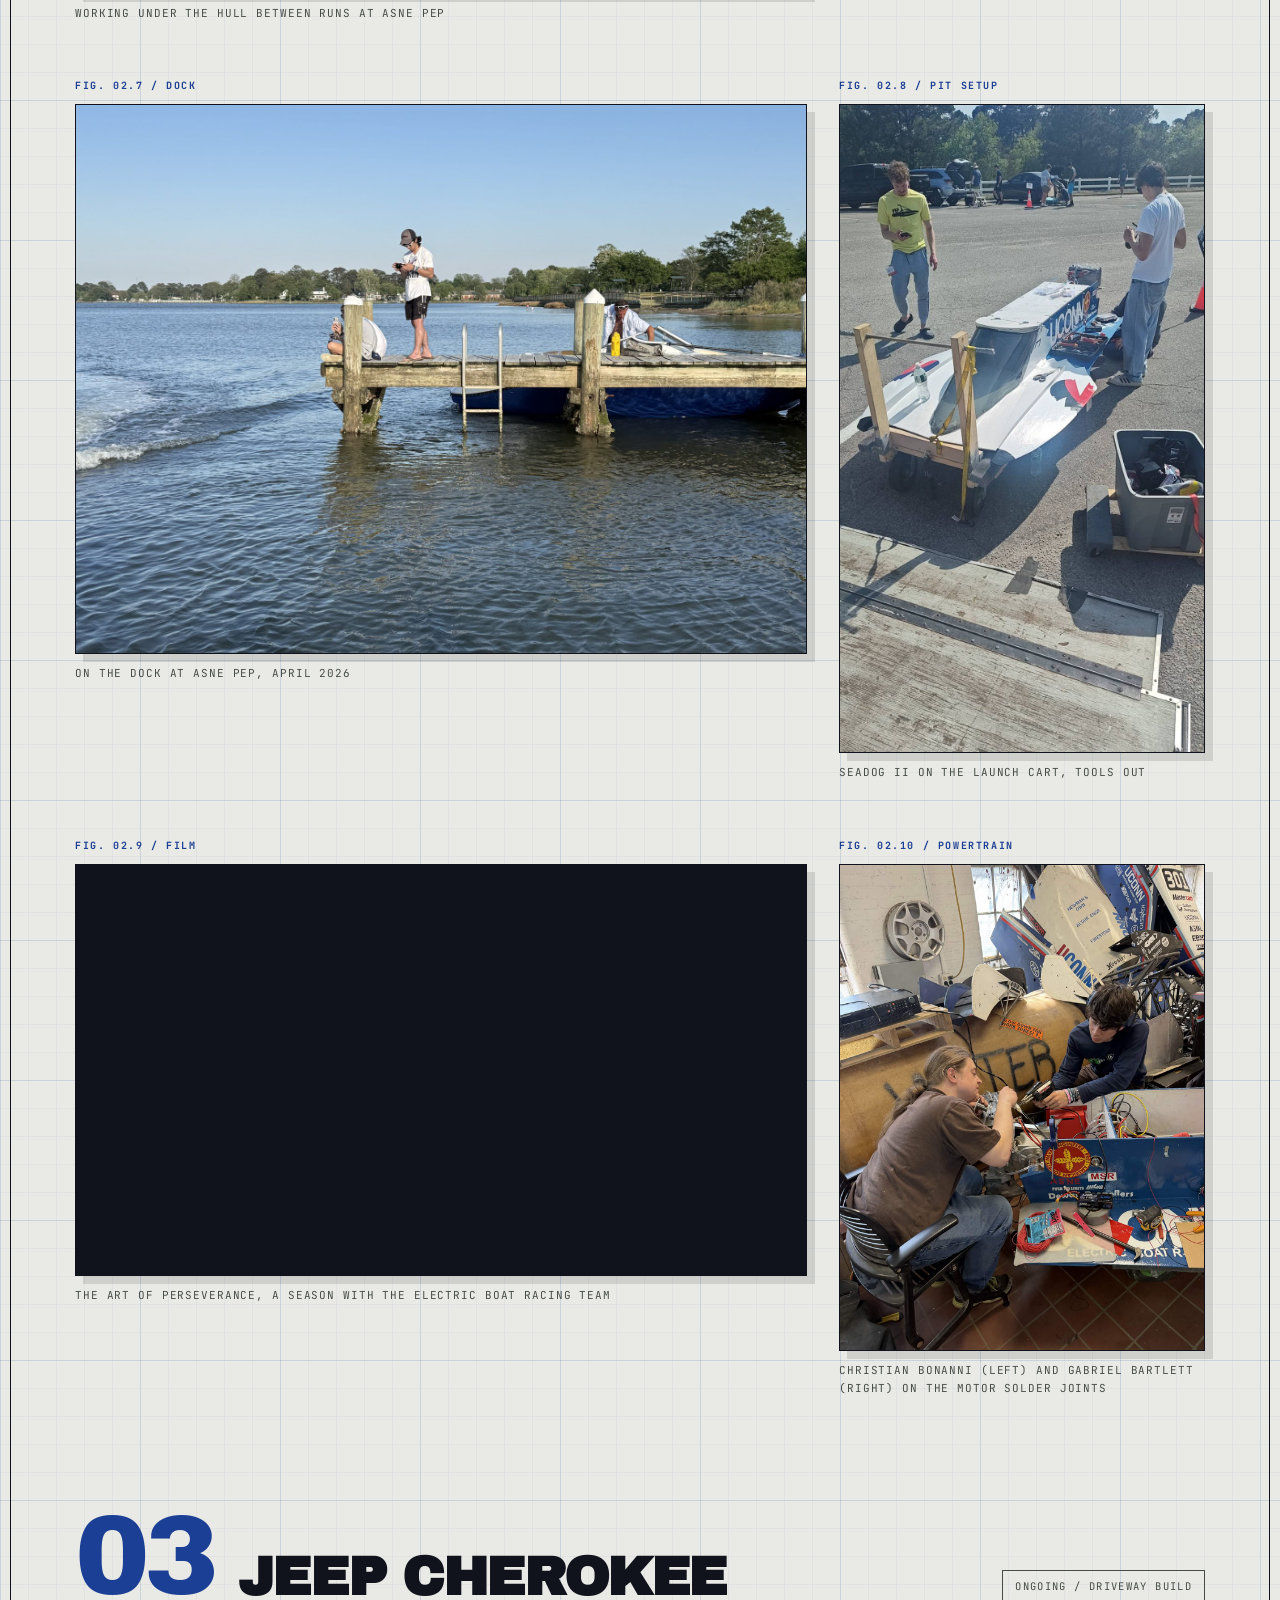
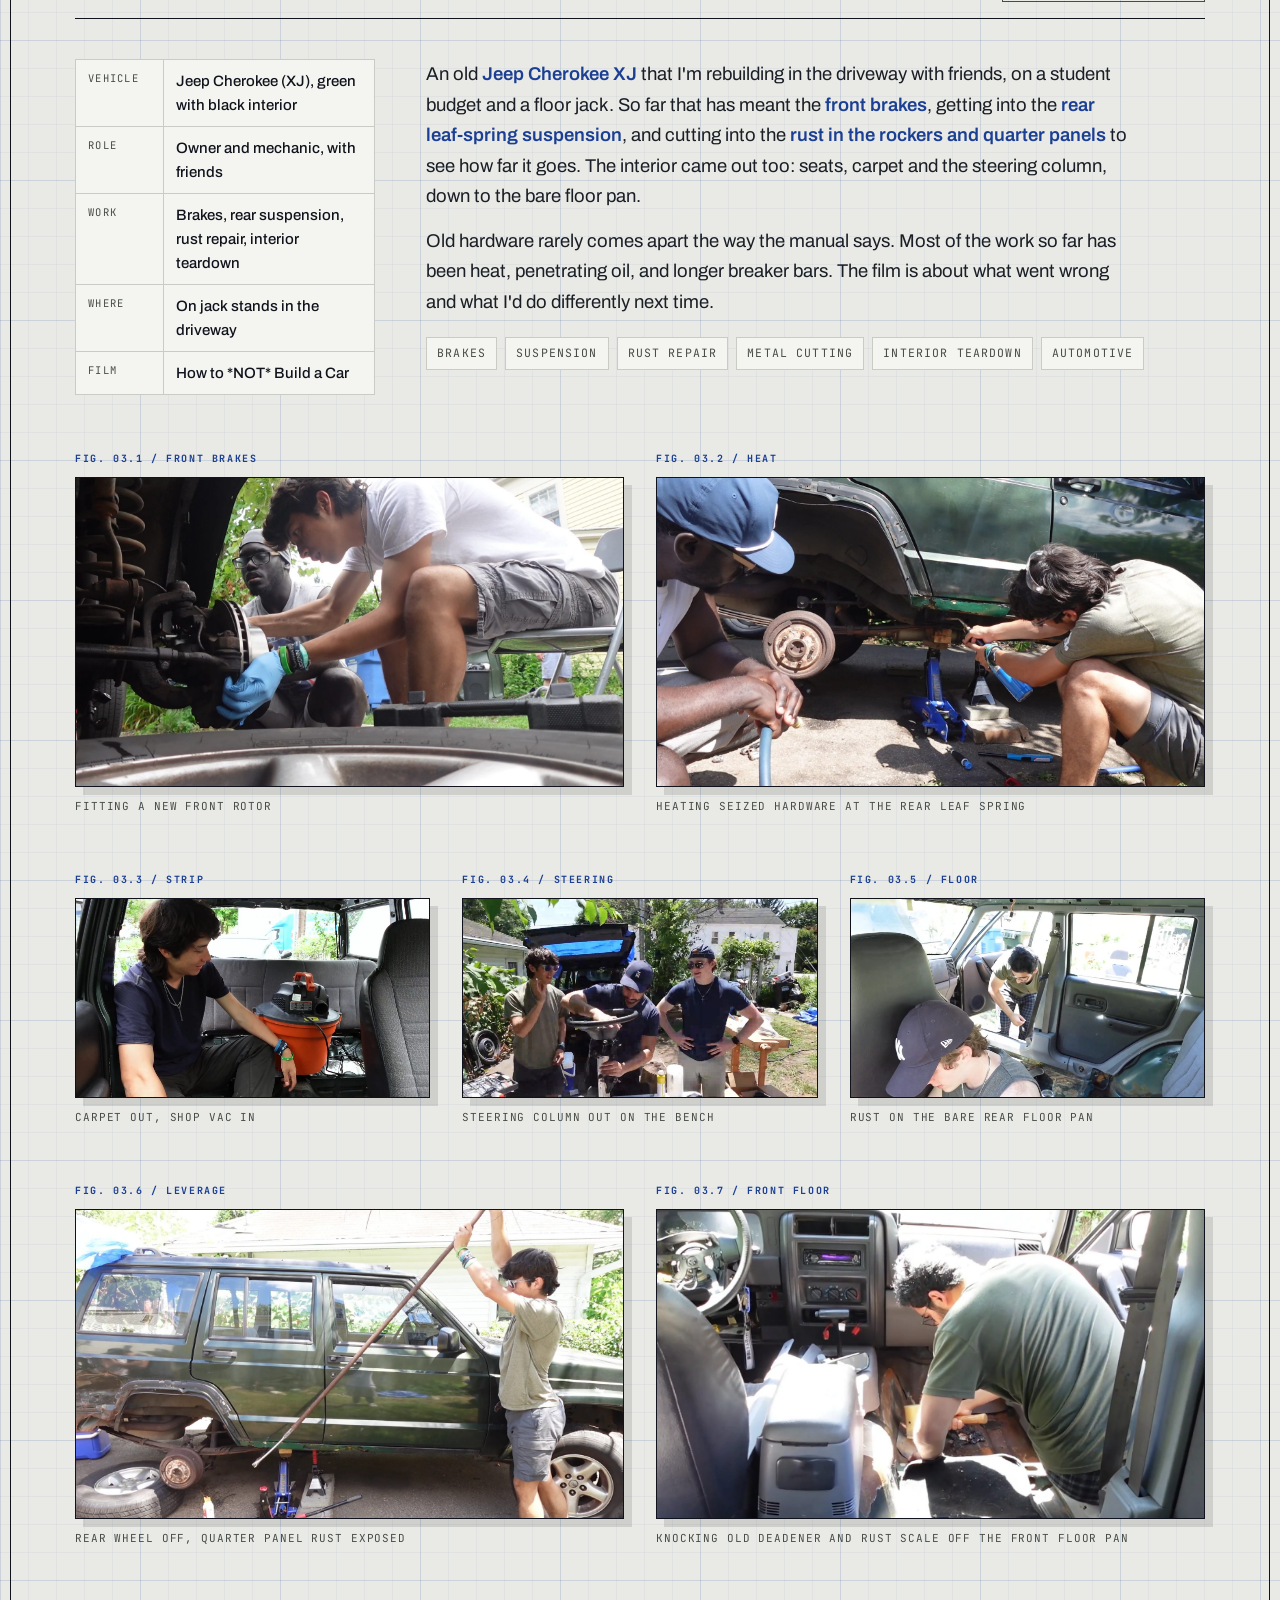
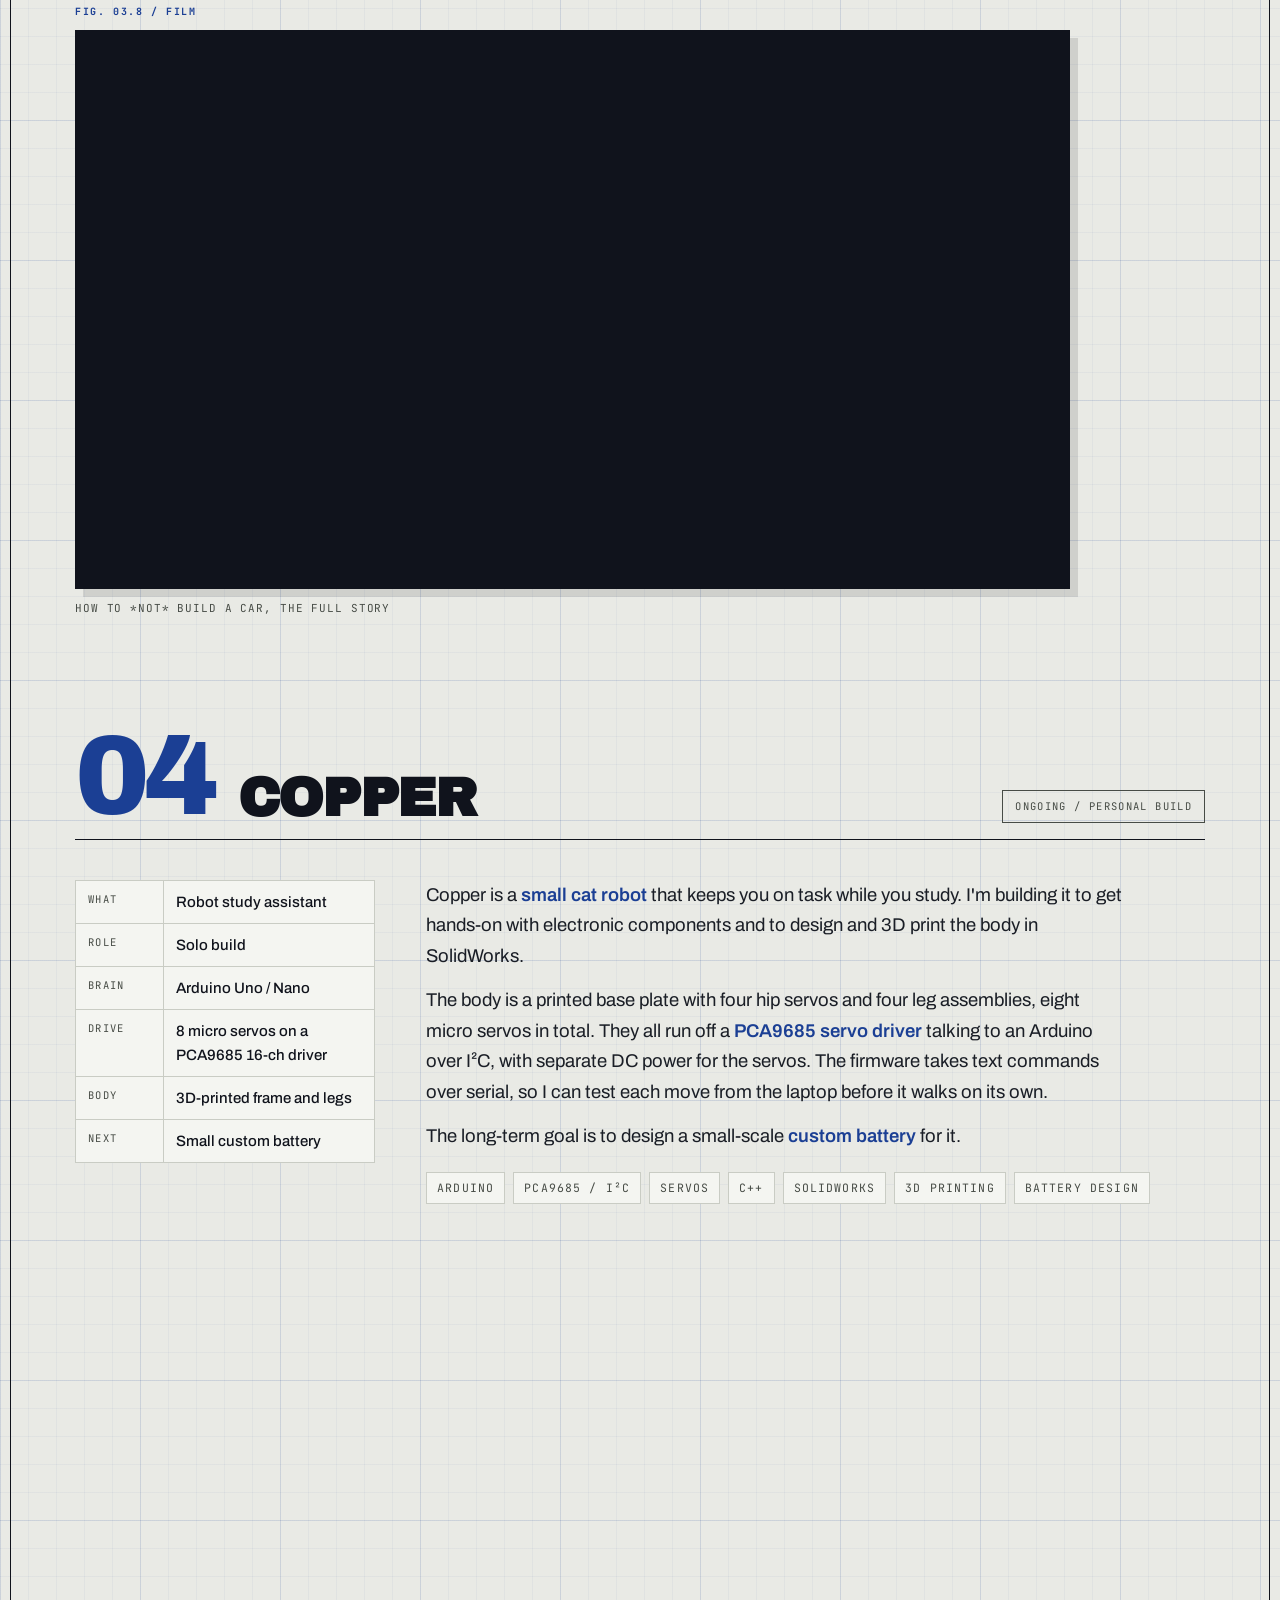
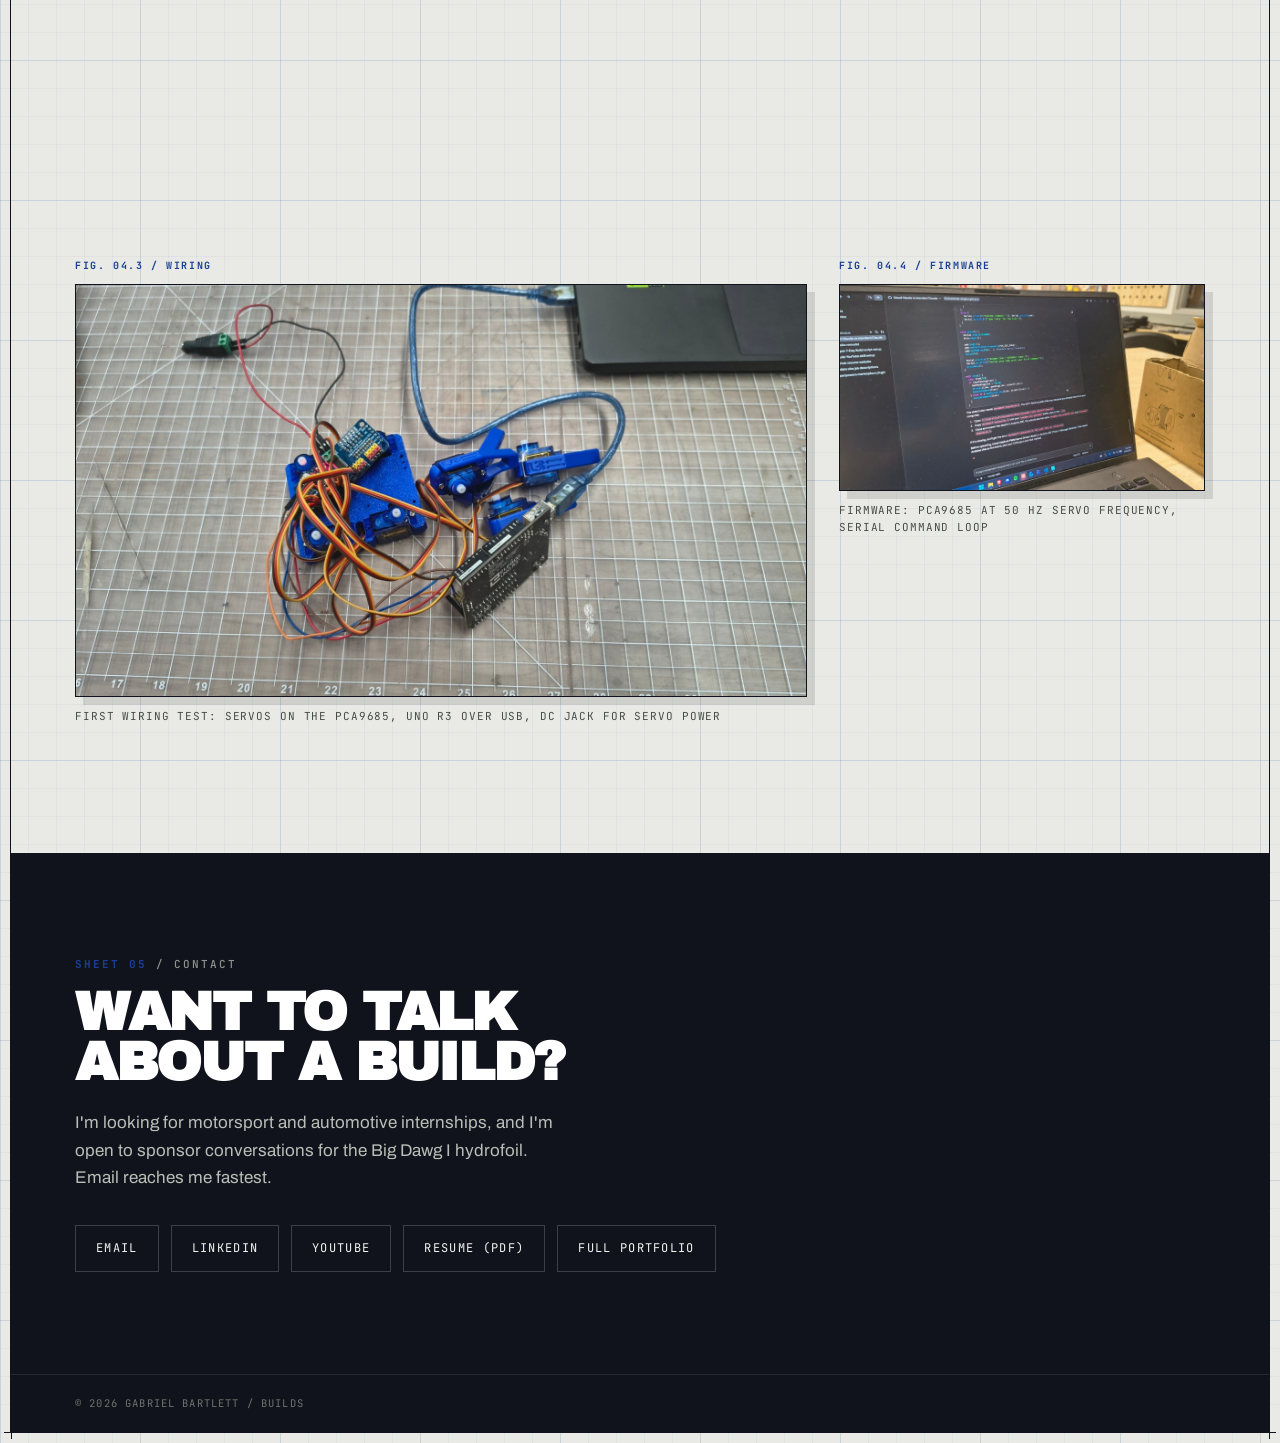
<file: gabrielbartlett/index.html>
<!DOCTYPE html>
<html lang="en">
<head>
<meta charset="utf-8">
<meta name="viewport" content="width=device-width, initial-scale=1">
<title>Gabriel Bartlett / Builds</title>
<meta name="description" content="Project showcase for Gabriel Bartlett, mechanical engineering at UConn: the Big Dawg I electric hydrofoil, the Seadog I and II hydroplane, a Jeep Cherokee rebuild, and Copper the study robot.">
<link rel="preconnect" href="https://fonts.googleapis.com">
<link rel="preconnect" href="https://fonts.gstatic.com" crossorigin>
<link href="https://fonts.googleapis.com/css2?family=Archivo+Black&family=Archivo:wght@400;500;600&family=JetBrains+Mono:wght@400;500;700&display=swap" rel="stylesheet">
<style>
:root{
  --paper:#E9EAE5;
  --paper-2:#F4F5F1;
  --ink:#10131C;
  --ink-soft:#474C46;
  --line:#C9CCC4;
  --blue:#1B3F94;
  --sky:#79B4E8;
  --red:#C4271F;
  --grid:rgba(27,63,148,.045);
  --grid-strong:rgba(27,63,148,.10);
  --pad:clamp(20px,5vw,72px);
}
*{box-sizing:border-box;margin:0;padding:0}
html{scroll-behavior:smooth}
body{
  background-color:var(--paper);
  background-image:
    linear-gradient(var(--grid-strong) 1px, transparent 1px),
    linear-gradient(90deg, var(--grid-strong) 1px, transparent 1px),
    linear-gradient(var(--grid) 1px, transparent 1px),
    linear-gradient(90deg, var(--grid) 1px, transparent 1px);
  background-size:140px 140px,140px 140px,28px 28px,28px 28px;
  color:var(--ink);
  font-family:"Archivo",system-ui,sans-serif;
  font-size:17px;line-height:1.6;
  -webkit-font-smoothing:antialiased;
}
a{color:inherit}
:focus-visible{outline:3px solid var(--red);outline-offset:3px}
.mono,.eyebrow,.tag,.fig-lbl,figcaption,.specs dt,.parts th,.parts td.c{font-family:"JetBrains Mono",ui-monospace,monospace}
.eyebrow{font-size:11px;font-weight:500;letter-spacing:.18em;text-transform:uppercase;color:var(--ink-soft)}
.eyebrow b{color:var(--blue);font-weight:700}

/* frame */
.sheet{position:relative;margin:10px;border:1.5px solid var(--ink)}
.cross{position:absolute;width:14px;height:14px;pointer-events:none}
.cross::before{content:"";position:absolute;top:50%;left:0;right:0;height:1px;background:var(--ink)}
.cross::after{content:"";position:absolute;left:50%;top:0;bottom:0;width:1px;background:var(--ink)}
.cross.tl{top:-7px;left:-7px}.cross.tr{top:-7px;right:-7px}
.cross.bl{bottom:-7px;left:-7px}.cross.br{bottom:-7px;right:-7px}
.livery{display:flex;height:9px}
.livery i{display:block;height:100%}
.livery i:nth-child(1){background:var(--sky);flex:2}
.livery i:nth-child(2){background:var(--blue);flex:3}
.livery i:nth-child(3){background:var(--red);flex:1}

/* header */
.topbar{position:sticky;top:0;z-index:40;background:rgba(233,234,229,.92);backdrop-filter:blur(8px);border-bottom:1px solid var(--line)}
.topbar .row{display:flex;justify-content:space-between;align-items:center;gap:16px;padding:11px var(--pad)}
.topbar nav{display:flex;gap:clamp(12px,1.8vw,24px);flex-wrap:wrap}
.topbar a{font-family:"JetBrains Mono",monospace;font-size:11px;letter-spacing:.12em;text-transform:uppercase;text-decoration:none;padding-bottom:2px;border-bottom:2px solid transparent;white-space:nowrap}
.topbar a .n{color:var(--blue);font-weight:700;margin-right:6px}
.topbar a:hover{border-bottom-color:var(--red)}
@media (max-width:620px){.topbar a .n{display:none}.topbar .row{flex-direction:column;align-items:flex-start;gap:8px}}

/* hero */
.hero{padding:clamp(48px,9vw,110px) var(--pad) clamp(40px,6vw,72px)}
.hero .wrap{max-width:1400px;margin:0 auto}
h1{font-family:"Archivo Black",sans-serif;font-size:clamp(2.6rem,8vw,7.2rem);line-height:.88;letter-spacing:-.035em;text-transform:uppercase;margin-top:clamp(18px,3vw,28px)}
h1 .hl{color:var(--blue)}
.lede{margin-top:clamp(20px,3vw,32px);max-width:52ch;font-size:clamp(17px,2vw,19px);color:#1A1E26}

.hero-grid{display:grid;grid-template-columns:minmax(0,1fr) minmax(0,380px);gap:clamp(28px,5vw,64px);align-items:end}
.logo-frame{background:#fff;border:1.5px solid var(--ink);box-shadow:8px 8px 0 rgba(16,19,28,.12);padding:clamp(14px,2vw,24px);line-height:0}
.logo-frame img{width:100%;height:auto;display:block}
@media (max-width:820px){.hero-grid{grid-template-columns:1fr}.hero-grid figure{max-width:320px}}

/* parts list (index table) */
.parts-wrap{padding:0 var(--pad)}
.parts{max-width:1400px;margin:0 auto;width:100%;border-collapse:collapse;background:var(--paper-2);border:1.5px solid var(--ink);box-shadow:8px 8px 0 rgba(16,19,28,.12)}
.parts caption{text-align:left;font-family:"JetBrains Mono",monospace;font-size:10px;font-weight:700;letter-spacing:.16em;text-transform:uppercase;color:var(--blue);padding-bottom:10px}
.parts th{font-size:11px;letter-spacing:.14em;text-transform:uppercase;color:var(--ink-soft);font-weight:500;text-align:left;padding:10px 16px;border-bottom:1.5px solid var(--ink)}
.parts td{padding:14px 16px;border-top:1px solid var(--line);vertical-align:baseline}
.parts td.c{font-size:12px;letter-spacing:.08em;color:var(--ink-soft);white-space:nowrap}
.parts td.c.no{color:var(--blue);font-weight:700}
.parts td a{font-family:"Archivo Black",sans-serif;text-transform:uppercase;letter-spacing:-.01em;text-decoration:none;border-bottom:2px solid transparent}
.parts tr:hover td{background:var(--paper)}
.parts tr:hover td a{border-bottom-color:var(--red)}
@media (max-width:700px){.parts .hide-sm{display:none}}

/* project sheets */
.project{padding:clamp(64px,9vw,120px) var(--pad) 0}
.project .wrap{max-width:1400px;margin:0 auto}
.proj-head{display:flex;align-items:flex-end;justify-content:space-between;gap:20px;flex-wrap:wrap;border-bottom:1.5px solid var(--ink);padding-bottom:16px}
.proj-head .big{font-family:"Archivo Black",sans-serif;font-size:clamp(3rem,9vw,7rem);line-height:.8;letter-spacing:-.05em;color:var(--blue);margin-right:clamp(14px,2vw,24px)}
.proj-head .ttl{display:flex;align-items:flex-end;flex-wrap:wrap}
h2{font-family:"Archivo Black",sans-serif;font-size:clamp(1.8rem,4.6vw,3.4rem);line-height:.92;letter-spacing:-.025em;text-transform:uppercase}
.status{font-family:"JetBrains Mono",monospace;font-size:10.5px;letter-spacing:.13em;text-transform:uppercase;padding:7px 12px;border:1.5px solid currentColor;white-space:nowrap}
.status.live{color:var(--red)}
.status.done{color:var(--blue)}
.status.wip{color:var(--ink-soft)}

.proj-body{display:grid;grid-template-columns:minmax(0,300px) minmax(0,1fr);gap:clamp(24px,4vw,56px);margin-top:clamp(26px,3.4vw,40px)}
@media (max-width:820px){.proj-body{grid-template-columns:1fr}}
.specs{border:1px solid var(--line);background:var(--paper-2);align-self:start}
.specs div{display:grid;grid-template-columns:88px 1fr;border-top:1px solid var(--line)}
.specs div:first-child{border-top:none}
.specs dt{font-size:10.5px;letter-spacing:.12em;text-transform:uppercase;color:var(--ink-soft);padding:10px 12px;border-right:1px solid var(--line)}
.specs dd{font-size:15px;padding:9px 12px;font-weight:500;color:var(--ink)}
.write p{max-width:64ch;color:#1A1E26;font-size:clamp(17px,1.8vw,18.5px);line-height:1.65}
.write p + p{margin-top:14px}
.write b{color:var(--blue);font-weight:600}
.tags{display:flex;flex-wrap:wrap;gap:8px;margin-top:20px}
.tag{font-size:11.5px;letter-spacing:.1em;text-transform:uppercase;color:var(--ink-soft);background:var(--paper-2);border:1px solid var(--line);padding:6px 10px}

/* figures */
.figs{display:grid;gap:clamp(18px,2.6vw,32px);margin-top:clamp(30px,4vw,48px)}
.figs.two{grid-template-columns:minmax(0,2fr) minmax(0,1fr);align-items:start}
.figs.pair{grid-template-columns:minmax(0,1fr) minmax(0,1fr);align-items:start}
.figs.trio{grid-template-columns:repeat(3,minmax(0,1fr));align-items:start}
@media (max-width:760px){.figs.two,.figs.pair,.figs.trio{grid-template-columns:1fr}}
.fig-lbl{display:inline-block;margin-bottom:10px;font-size:10px;font-weight:700;letter-spacing:.16em;text-transform:uppercase;color:var(--blue)}
.frame{border:1.5px solid var(--ink);background:var(--paper-2);box-shadow:8px 8px 0 rgba(16,19,28,.12);line-height:0;overflow:hidden}
.frame img{width:100%;height:auto;display:block}
.frame.video{position:relative;aspect-ratio:16/9;background:var(--ink)}
.frame.video iframe{position:absolute;inset:0;width:100%;height:100%;border:0}
figcaption{margin-top:11px;font-size:11px;letter-spacing:.08em;text-transform:uppercase;color:var(--ink-soft)}
/* empty drawing frame for photos not added yet */
.frame.empty{aspect-ratio:16/9;line-height:1.4;display:flex;align-items:center;justify-content:center;
  background:
    linear-gradient(to top right, transparent calc(50% - .75px), var(--line) calc(50% - .75px), var(--line) calc(50% + .75px), transparent calc(50% + .75px)),
    linear-gradient(to top left, transparent calc(50% - .75px), var(--line) calc(50% - .75px), var(--line) calc(50% + .75px), transparent calc(50% + .75px)),
    var(--paper-2)}
.figs:not(.two) .frame.empty{aspect-ratio:21/6}
.frame.empty span{font-family:"JetBrains Mono",monospace;font-size:10.5px;letter-spacing:.14em;text-transform:uppercase;color:var(--ink-soft);background:var(--paper-2);padding:6px 12px;border:1px solid var(--line)}

/* contact */
#contact{margin-top:clamp(72px,10vw,130px);padding:clamp(56px,8vw,104px) var(--pad);background:var(--ink);color:var(--paper-2)}
#contact .wrap{max-width:1400px;margin:0 auto}
#contact .eyebrow{color:#8E948C}
#contact h2{color:#fff;margin:14px 0 22px}
#contact p{max-width:50ch;color:#B9BFB7}
.links{display:flex;flex-wrap:wrap;gap:12px;margin-top:34px}
.links a{font-family:"JetBrains Mono",monospace;font-size:12px;letter-spacing:.11em;text-transform:uppercase;text-decoration:none;border:1px solid #3A4048;padding:13px 20px;transition:background .16s,color .16s,border-color .16s}
.links a:hover{background:var(--paper-2);color:var(--ink);border-color:var(--paper-2)}
footer{padding:20px var(--pad);background:var(--ink);color:#6E746C;font-family:"JetBrains Mono",monospace;font-size:10.5px;letter-spacing:.11em;text-transform:uppercase;border-top:1px solid #262C34}

/* reveal */
.rv{opacity:0;transform:translateY(16px);transition:opacity .55s ease,transform .55s ease}
.rv.in{opacity:1;transform:none}
@media (max-width:700px){.sheet{margin:6px}}
@media (prefers-reduced-motion:reduce){.rv{opacity:1;transform:none;transition:none}html{scroll-behavior:auto}}
</style>
</head>
<body>
<div class="sheet">
<i class="cross tl" aria-hidden="true"></i>
<i class="cross tr" aria-hidden="true"></i>
<i class="cross bl" aria-hidden="true"></i>
<i class="cross br" aria-hidden="true"></i>
<div class="livery" aria-hidden="true"><i></i><i></i><i></i></div>

<header class="topbar">
  <div class="row">
    <a href="../" class="eyebrow" style="border:none">← Gabe / Portfolio</a>
    <nav aria-label="Projects">
      <a href="#bigdawg"><span class="n">01</span>Big Dawg I</a>
      <a href="#seadog"><span class="n">02</span>Seadog</a>
      <a href="#jeep"><span class="n">03</span>Jeep</a>
      <a href="#copper"><span class="n">04</span>Copper</a>
      <a href="#contact"><span class="n">05</span>Contact</a>
    </nav>
  </div>
</header>

<main>
<div class="hero">
  <div class="wrap hero-grid">
    <div>
    <p class="eyebrow"><b>Gabriel Bartlett</b> / Mechanical Engineering, UConn '28</p>
    <h1>Things I've<br><span class="hl">built.</span></h1>
    <p class="lede">Boats, a Jeep, a robot, and the parts of engineering you only learn by building. Each project below is laid out like a drawing sheet: what it is, what I did on it, and where it stands now.</p>
    </div>
    <figure class="rv">
      <span class="fig-lbl">Fig. 00 / Team mark</span>
      <div class="logo-frame"><img src="../images/ebrc-logo.png" width="900" height="705" alt="UConn Electric Boat Racing Club logo: a white and navy hydroplane with shark-mouth sponsons and a red lightning bolt"></div>
    </figure>
  </div>
</div>

<div class="parts-wrap">
  <table class="parts rv">
    <caption>Parts list / Project index</caption>
    <thead>
      <tr><th>No.</th><th>Project</th><th class="hide-sm">My role</th><th>Status</th></tr>
    </thead>
    <tbody>
      <tr><td class="c no">01</td><td><a href="#bigdawg">Big Dawg I</a></td><td class="hide-sm">President, budget design lead</td><td class="c">In design, 2027</td></tr>
      <tr><td class="c no">02</td><td><a href="#seadog">Seadog I &amp; II</a></td><td class="hide-sm">Hull design lead</td><td class="c">Retired, 2024&ndash;26</td></tr>
      <tr><td class="c no">03</td><td><a href="#jeep">Jeep Cherokee</a></td><td class="hide-sm">Owner and mechanic</td><td class="c">Ongoing</td></tr>
      <tr><td class="c no">04</td><td><a href="#copper">Copper</a></td><td class="hide-sm">Solo build</td><td class="c">Ongoing</td></tr>
    </tbody>
  </table>
</div>

<!-- 01 -->
<section class="project" id="bigdawg">
  <div class="wrap">
    <div class="proj-head rv">
      <div class="ttl"><span class="big">01</span><h2>Big Dawg I</h2></div>
      <span class="status live">In design / 2027 season</span>
    </div>
    <div class="proj-body">
      <dl class="specs rv">
        <div><dt>Name</dt><dd>Big Dawg I (working name)</dd></div>
        <div><dt>Type</dt><dd>Electric hydrofoil</dd></div>
        <div><dt>Team</dt><dd>UConn Electric Boat Racing Team, 20+ members</dd></div>
        <div><dt>Role</dt><dd>President; leading the budget design team</dd></div>
        <div><dt>Event</dt><dd>ASNE Promoting Electric Propulsion (PEP)</dd></div>
        <div><dt>Build</dt><dd>In-house: SolidWorks, laser cutting, 3D printing</dd></div>
      </dl>
      <div class="write rv">
        <p>After two seasons on the Seadog hydroplane, we're retiring it. The next boat is an <b>electric hydrofoil</b> for the 2027 season of the American Society of Naval Engineers' <b>Promoting Electric Propulsion</b> competition. Big Dawg I is the working name.</p>
        <p>The hull is modeled in <b>SolidWorks</b> and will be built entirely in-house, with laser-cut and 3D-printed parts. I'm leading the budget design team on it: a narrow forward hull with a raised canopy, and wings that sit below it.</p>
        <p>As president, my goal is to put members on real engineering work while they're still in school: hulls, powertrains, and the failures in between.</p>
        <div class="tags"><span class="tag">Hydrofoil</span><span class="tag">Hull design</span><span class="tag">SolidWorks</span><span class="tag">Laser cutting</span><span class="tag">3D printing</span><span class="tag">Team leadership</span></div>
      </div>
    </div>
    <div class="figs">
      <figure class="rv" style="max-width:995px">
        <span class="fig-lbl">Fig. 01.1 / CAD</span>
        <div class="frame"><img src="../images/bigdawg-cad.jpg" width="995" height="657" loading="lazy" alt="SolidWorks model of the Big Dawg I hull: a long pointed grey hull with a domed canopy and two wings below it, the starboard wing labelled Wing_Stbd"></div>
        <figcaption>Big Dawg I in SolidWorks, starboard wing selected</figcaption>
      </figure>
    </div>
  </div>
</section>

<!-- 02 -->
<section class="project" id="seadog">
  <div class="wrap">
    <div class="proj-head rv">
      <div class="ttl"><span class="big">02</span><h2>Seadog I &amp; II</h2></div>
      <span class="status done">Retired / 2024&ndash;2026</span>
    </div>
    <div class="proj-body">
      <dl class="specs rv">
        <div><dt>Team</dt><dd>UConn Electric Boat Racing Team</dd></div>
        <div><dt>Role</dt><dd>Hull design lead</dd></div>
        <div><dt>Hull</dt><dd>Donated 8.5 ft plywood hydroplane</dd></div>
        <div><dt>Battery</dt><dd>13S56P Li-ion, 728 &times; 18650 cells</dd></div>
        <div><dt>Limit</dt><dd>55.5 V race pack voltage</dd></div>
        <div><dt>Results</dt><dd>Seadog I: ECE Demo Day 1st, 2025. Seadog II: raced ASNE PEP, 2026</dd></div>
      </dl>
      <div class="write rv">
        <p>Seadog was the team's electric hydroplane for two seasons, built on a <b>donated 8.5 ft plywood hydroplane hull</b>. I led hull design on it both seasons: modeling modifications in SolidWorks, cutting out and replacing hull sections, and refinishing it from bare wood in epoxy and paint each year.</p>
        <p><b>Seadog I</b> (2025) got the electric powertrain integrated into the hull and took <b>first place at UConn's ECE Demo Day in 2025</b>.</p>
        <p>For <b>Seadog II</b> (2026) I joined the battery team spot welding a custom <b>13S56P lithium-ion pack</b>: 728 18650 cells, built to stay inside the 55.5 V race limit. Then we took Seadog II to ASNE's <b>Promoting Electric Propulsion</b> competition, where most of race weekend was spent in the pits with the hatches open. After that season we retired the hull to make way for Big Dawg I.</p>
        <div class="tags"><span class="tag">Hull design</span><span class="tag">SolidWorks</span><span class="tag">Epoxy &amp; paint</span><span class="tag">Spot welding</span><span class="tag">Li-ion battery packs</span></div>
      </div>
    </div>
    <div class="figs pair">
      <figure class="rv">
        <span class="fig-lbl">Fig. 02.1 / On the water</span>
        <div class="frame"><img src="../images/seadog-water-side.jpg" width="1079" height="621" loading="lazy" alt="Seadog II running on open water, blue and white UConn livery with Sea Dog II on the hull, spray off the stern"></div>
        <figcaption>Seadog II under power</figcaption>
      </figure>
      <figure class="rv">
        <span class="fig-lbl">Fig. 02.2 / Head on</span>
        <div class="frame"><img src="../images/seadog-water-front.jpg" width="918" height="527" loading="lazy" alt="Seadog II approaching head on across the water, sponsons and canopy visible, wake curling behind"></div>
        <figcaption>Seadog II coming in, wake behind</figcaption>
      </figure>
    </div>
    <div class="figs two">
      <figure class="rv">
        <span class="fig-lbl">Fig. 02.3 / Team</span>
        <div class="frame">
          <img src="../images/team-2026.jpg" width="1600" height="1200" loading="lazy"
               alt="The UConn Electric Boat Racing Team standing together behind Seadog II at the water's edge">
        </div>
        <figcaption>The Electric Boat Racing Team with Seadog II at ASNE PEP, 2026</figcaption>
      </figure>
      <figure class="rv">
        <span class="fig-lbl">Fig. 02.4 / Prep</span>
        <div class="frame">
          <img src="../images/respirator-seadog2.jpg" width="720" height="1280" loading="lazy"
               alt="Gabriel Bartlett in a respirator and safety glasses, with the Seadog II hull behind him in the shop">
        </div>
        <figcaption>Respirator and glasses, Seadog II in the shop</figcaption>
      </figure>
    </div>
    <div class="figs two">
      <figure class="rv">
        <span class="fig-lbl">Fig. 02.5 / Pits, ASNE PEP</span>
        <div class="frame">
          <img src="../images/pep-pits.jpg" width="1600" height="1205" loading="lazy"
               alt="Team members crouched around Seadog II on its cart in the competition parking lot, working under the hull">
        </div>
        <figcaption>Working under the hull between runs at ASNE PEP</figcaption>
      </figure>
      <figure class="rv">
        <span class="fig-lbl">Fig. 02.6 / Battery build</span>
        <div class="frame">
          <img src="../images/seadog-shop-battery.jpg" width="1200" height="1600" loading="lazy"
               alt="Team members in the shop around Seadog II with the hatches open, a soldering station and tools on the deck">
        </div>
        <figcaption>Wiring the battery into the hull in the shop before PEP</figcaption>
      </figure>
    </div>
    <div class="figs two">
      <figure class="rv">
        <span class="fig-lbl">Fig. 02.7 / Dock</span>
        <div class="frame">
          <img src="../images/pep-dock.jpg" width="1600" height="1200" loading="lazy"
               alt="Team members on a wooden dock at the competition, with a blue hull in the water alongside">
        </div>
        <figcaption>On the dock at ASNE PEP, April 2026</figcaption>
      </figure>
      <figure class="rv">
        <span class="fig-lbl">Fig. 02.8 / Pit setup</span>
        <div class="frame">
          <img src="../images/pep-cart.jpg" width="900" height="1600" loading="lazy"
               alt="Seadog II on its wooden launch cart in the competition lot, with toolkits laid out on the deck">
        </div>
        <figcaption>Seadog II on the launch cart, tools out</figcaption>
      </figure>
    </div>
    <div class="figs two">
      <figure class="rv">
        <span class="fig-lbl">Fig. 02.9 / Film</span>
        <div class="frame video">
          <iframe src="https://www.youtube-nocookie.com/embed/ip2hr8rALpI"
                  title="UCONN Electric Boat Racing || The Art of Perseverance"
                  loading="lazy" referrerpolicy="strict-origin-when-cross-origin"
                  allow="accelerometer; autoplay; clipboard-write; encrypted-media; gyroscope; picture-in-picture; web-share"
                  allowfullscreen></iframe>
        </div>
        <figcaption>The Art of Perseverance, a season with the Electric Boat Racing Team</figcaption>
      </figure>
      <figure class="rv">
        <span class="fig-lbl">Fig. 02.10 / Powertrain</span>
        <div class="frame">
          <img src="../images/motor-solder.jpg" width="1200" height="1600" loading="lazy"
               alt="Two students working on motor solder joints on the boat in the shop">
        </div>
        <figcaption>Christian Bonanni (left) and Gabriel Bartlett (right) on the motor solder joints</figcaption>
      </figure>
    </div>
  </div>
</section>

<!-- 03 -->
<section class="project" id="jeep">
  <div class="wrap">
    <div class="proj-head rv">
      <div class="ttl"><span class="big">03</span><h2>Jeep Cherokee</h2></div>
      <span class="status wip">Ongoing / Driveway build</span>
    </div>
    <div class="proj-body">
      <dl class="specs rv">
        <div><dt>Vehicle</dt><dd>Jeep Cherokee (XJ), green with black interior</dd></div>
        <div><dt>Role</dt><dd>Owner and mechanic, with friends</dd></div>
        <div><dt>Work</dt><dd>Brakes, rear suspension, rust repair, interior teardown</dd></div>
        <div><dt>Where</dt><dd>On jack stands in the driveway</dd></div>
        <div><dt>Film</dt><dd>How to *NOT* Build a Car</dd></div>
      </dl>
      <div class="write rv">
        <p>An old <b>Jeep Cherokee XJ</b> that I'm rebuilding in the driveway with friends, on a student budget and a floor jack. So far that has meant the <b>front brakes</b>, getting into the <b>rear leaf-spring suspension</b>, and cutting into the <b>rust in the rockers and quarter panels</b> to see how far it goes. The interior came out too: seats, carpet and the steering column, down to the bare floor pan.</p>
        <p>Old hardware rarely comes apart the way the manual says. Most of the work so far has been heat, penetrating oil, and longer breaker bars. The film is about what went wrong and what I'd do differently next time.</p>
        <div class="tags"><span class="tag">Brakes</span><span class="tag">Suspension</span><span class="tag">Rust repair</span><span class="tag">Metal cutting</span><span class="tag">Interior teardown</span><span class="tag">Automotive</span></div>
      </div>
    </div>
    <div class="figs pair">
      <figure class="rv">
        <span class="fig-lbl">Fig. 03.1 / Front brakes</span>
        <div class="frame"><img src="../images/jeep-brakes.jpg" width="1600" height="900" loading="lazy" alt="Gabriel in nitrile gloves fitting a new brake rotor on the Jeep's front hub while a friend watches"></div>
        <figcaption>Fitting a new front rotor</figcaption>
      </figure>
      <figure class="rv">
        <span class="fig-lbl">Fig. 03.2 / Heat</span>
        <div class="frame"><img src="../images/jeep-torch.jpg" width="1600" height="900" loading="lazy" alt="Gabriel using a handheld torch on seized hardware at the rear leaf spring, the Jeep on a floor jack and jack stand"></div>
        <figcaption>Heating seized hardware at the rear leaf spring</figcaption>
      </figure>
    </div>
    <div class="figs trio">
      <figure class="rv">
        <span class="fig-lbl">Fig. 03.3 / Strip</span>
        <div class="frame"><img src="../images/jeep-interior.jpg" width="1400" height="788" loading="lazy" alt="Gabriel sitting in the stripped-out Jeep with a shop vac on the bare rear floor"></div>
        <figcaption>Carpet out, shop vac in</figcaption>
      </figure>
      <figure class="rv">
        <span class="fig-lbl">Fig. 03.4 / Steering</span>
        <div class="frame"><img src="../images/jeep-steering.jpg" width="1400" height="788" loading="lazy" alt="Three friends in the driveway working on the Jeep's removed steering column and wheel on a bench"></div>
        <figcaption>Steering column out on the bench</figcaption>
      </figure>
      <figure class="rv">
        <span class="fig-lbl">Fig. 03.5 / Floor</span>
        <div class="frame"><img src="../images/jeep-floor.jpg" width="1400" height="788" loading="lazy" alt="Inside the Jeep with the carpet removed, rust visible on the rear floor pan"></div>
        <figcaption>Rust on the bare rear floor pan</figcaption>
      </figure>
    </div>
    <div class="figs pair">
      <figure class="rv">
        <span class="fig-lbl">Fig. 03.6 / Leverage</span>
        <div class="frame"><img src="../images/jeep-side.jpg" width="1600" height="900" loading="lazy" alt="Gabriel leaning on a long steel bar against the green Jeep, rear wheel off and the rusted quarter panel exposed"></div>
        <figcaption>Rear wheel off, quarter panel rust exposed</figcaption>
      </figure>
      <figure class="rv">
        <span class="fig-lbl">Fig. 03.7 / Front floor</span>
        <div class="frame"><img src="../images/jeep-floor-front.jpg" width="1400" height="788" loading="lazy" alt="A friend with a mallet and chisel knocking old sound deadener and rust scale off the Jeep's front passenger floor pan, carpet and seat removed"></div>
        <figcaption>Knocking old deadener and rust scale off the front floor pan</figcaption>
      </figure>
    </div>
    <div class="figs">
      <figure class="rv" style="max-width:995px">
        <span class="fig-lbl">Fig. 03.8 / Film</span>
        <div class="frame video">
          <iframe src="https://www.youtube-nocookie.com/embed/xaAOi1GesSI"
                  title="How to NOT build a car"
                  loading="lazy" referrerpolicy="strict-origin-when-cross-origin"
                  allow="accelerometer; autoplay; clipboard-write; encrypted-media; gyroscope; picture-in-picture; web-share"
                  allowfullscreen></iframe>
        </div>
        <figcaption>How to *NOT* Build a Car, the full story</figcaption>
      </figure>
    </div>
  </div>
</section>

<!-- 04 -->
<section class="project" id="copper">
  <div class="wrap">
    <div class="proj-head rv">
      <div class="ttl"><span class="big">04</span><h2>Copper</h2></div>
      <span class="status wip">Ongoing / Personal build</span>
    </div>
    <div class="proj-body">
      <dl class="specs rv">
        <div><dt>What</dt><dd>Robot study assistant</dd></div>
        <div><dt>Role</dt><dd>Solo build</dd></div>
        <div><dt>Brain</dt><dd>Arduino Uno / Nano</dd></div>
        <div><dt>Drive</dt><dd>8 micro servos on a PCA9685 16-ch driver</dd></div>
        <div><dt>Body</dt><dd>3D-printed frame and legs</dd></div>
        <div><dt>Next</dt><dd>Small custom battery</dd></div>
      </dl>
      <div class="write rv">
        <p>Copper is a <b>small cat robot</b> that keeps you on task while you study. I'm building it to get hands-on with electronic components and to design and 3D print the body in SolidWorks.</p>
        <p>The body is a printed base plate with four hip servos and four leg assemblies, eight micro servos in total. They all run off a <b>PCA9685 servo driver</b> talking to an Arduino over I²C, with separate DC power for the servos. The firmware takes text commands over serial, so I can test each move from the laptop before it walks on its own.</p>
        <p>The long-term goal is to design a small-scale <b>custom battery</b> for it.</p>
        <div class="tags"><span class="tag">Arduino</span><span class="tag">PCA9685 / I²C</span><span class="tag">Servos</span><span class="tag">C++</span><span class="tag">SolidWorks</span><span class="tag">3D printing</span><span class="tag">Battery design</span></div>
      </div>
    </div>
    <div class="figs two">
      <figure class="rv">
        <span class="fig-lbl">Fig. 04.1 / Parts</span>
        <div class="frame">
          <img src="../images/copper-parts.jpg" width="1600" height="900" loading="lazy"
               alt="Copper's blue 3D-printed base plate with four servos mounted, next to four servo leg assemblies, a PCA9685 servo driver board and an Arduino Nano on a workbench">
        </div>
        <figcaption>Printed base, leg assemblies, PCA9685 driver and Arduino Nano before assembly</figcaption>
      </figure>
      <figure class="rv">
        <span class="fig-lbl">Fig. 04.2 / Assembled</span>
        <div class="frame"><img src="../images/copper-assembled.jpg" width="1125" height="1500" loading="lazy" alt="Copper assembled: the blue 3D-printed four-legged body with servos on every leg, wiring bundled on top, sitting on a wooden workbench"></div>
        <figcaption>All four legs on, wiring still to tidy</figcaption>
      </figure>
    </div>
    <div class="figs two">
      <figure class="rv">
        <span class="fig-lbl">Fig. 04.3 / Wiring</span>
        <div class="frame">
          <img src="../images/copper-wired.jpg" width="1600" height="900" loading="lazy"
               alt="Copper's servos wired to the PCA9685 driver on the base plate, connected to an Elegoo Uno R3 and a laptop over USB, with a DC barrel jack for servo power">
        </div>
        <figcaption>First wiring test: servos on the PCA9685, Uno R3 over USB, DC jack for servo power</figcaption>
      </figure>
      <figure class="rv">
        <span class="fig-lbl">Fig. 04.4 / Firmware</span>
        <div class="frame">
          <img src="../images/copper-firmware.jpg" width="1600" height="900" loading="lazy"
               alt="Laptop screen showing the Arduino firmware for Copper: setup code for the PCA9685 at 50 Hz and a serial command loop">
        </div>
        <figcaption>Firmware: PCA9685 at 50 Hz servo frequency, serial command loop</figcaption>
      </figure>
    </div>
  </div>
</section>

<section id="contact">
  <div class="wrap">
    <p class="eyebrow"><b>Sheet 05</b> / Contact</p>
    <h2>Want to talk<br>about a build?</h2>
    <p>I'm looking for motorsport and automotive internships, and I'm open to sponsor conversations for the Big Dawg I hydrofoil. Email reaches me fastest.</p>
    <div class="links">
      <a href="mailto:gabebartlett7125@gmail.com">Email</a>
      <a href="https://www.linkedin.com/in/gabrielbartlett/">LinkedIn</a>
      <a href="https://www.youtube.com/@ebagton">YouTube</a>
      <a href="../resume.pdf">Resume (PDF)</a>
      <a href="../">Full portfolio</a>
    </div>
  </div>
</section>
</main>

<footer>© 2026 Gabriel Bartlett / Builds</footer>
</div>

<script>
const io = new IntersectionObserver((es) => {
  es.forEach(e => { if (e.isIntersecting) { e.target.classList.add('in'); io.unobserve(e.target); } });
}, { threshold: 0.12 });
document.querySelectorAll('.rv').forEach((el, i) => {
  el.style.transitionDelay = (i % 4) * 55 + 'ms';
  io.observe(el);
});
</script>
</body>
</html>
</file>
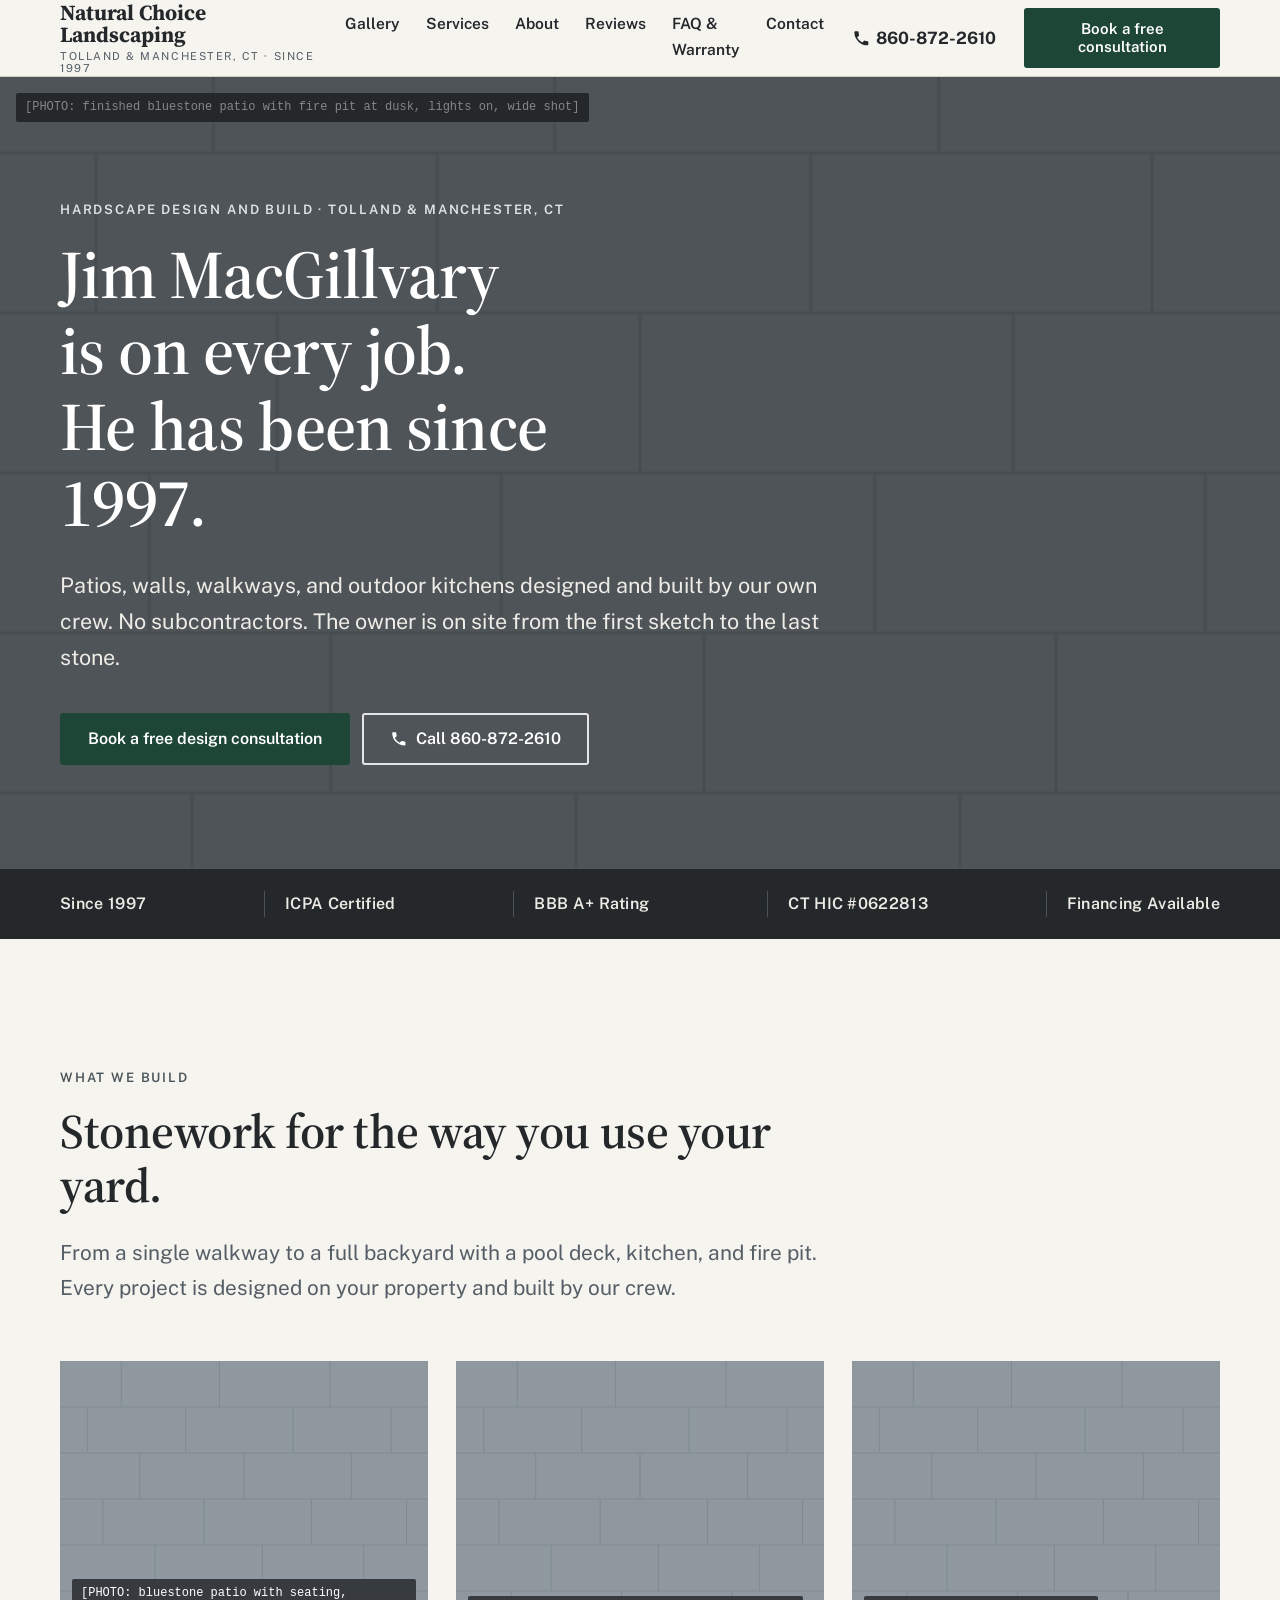
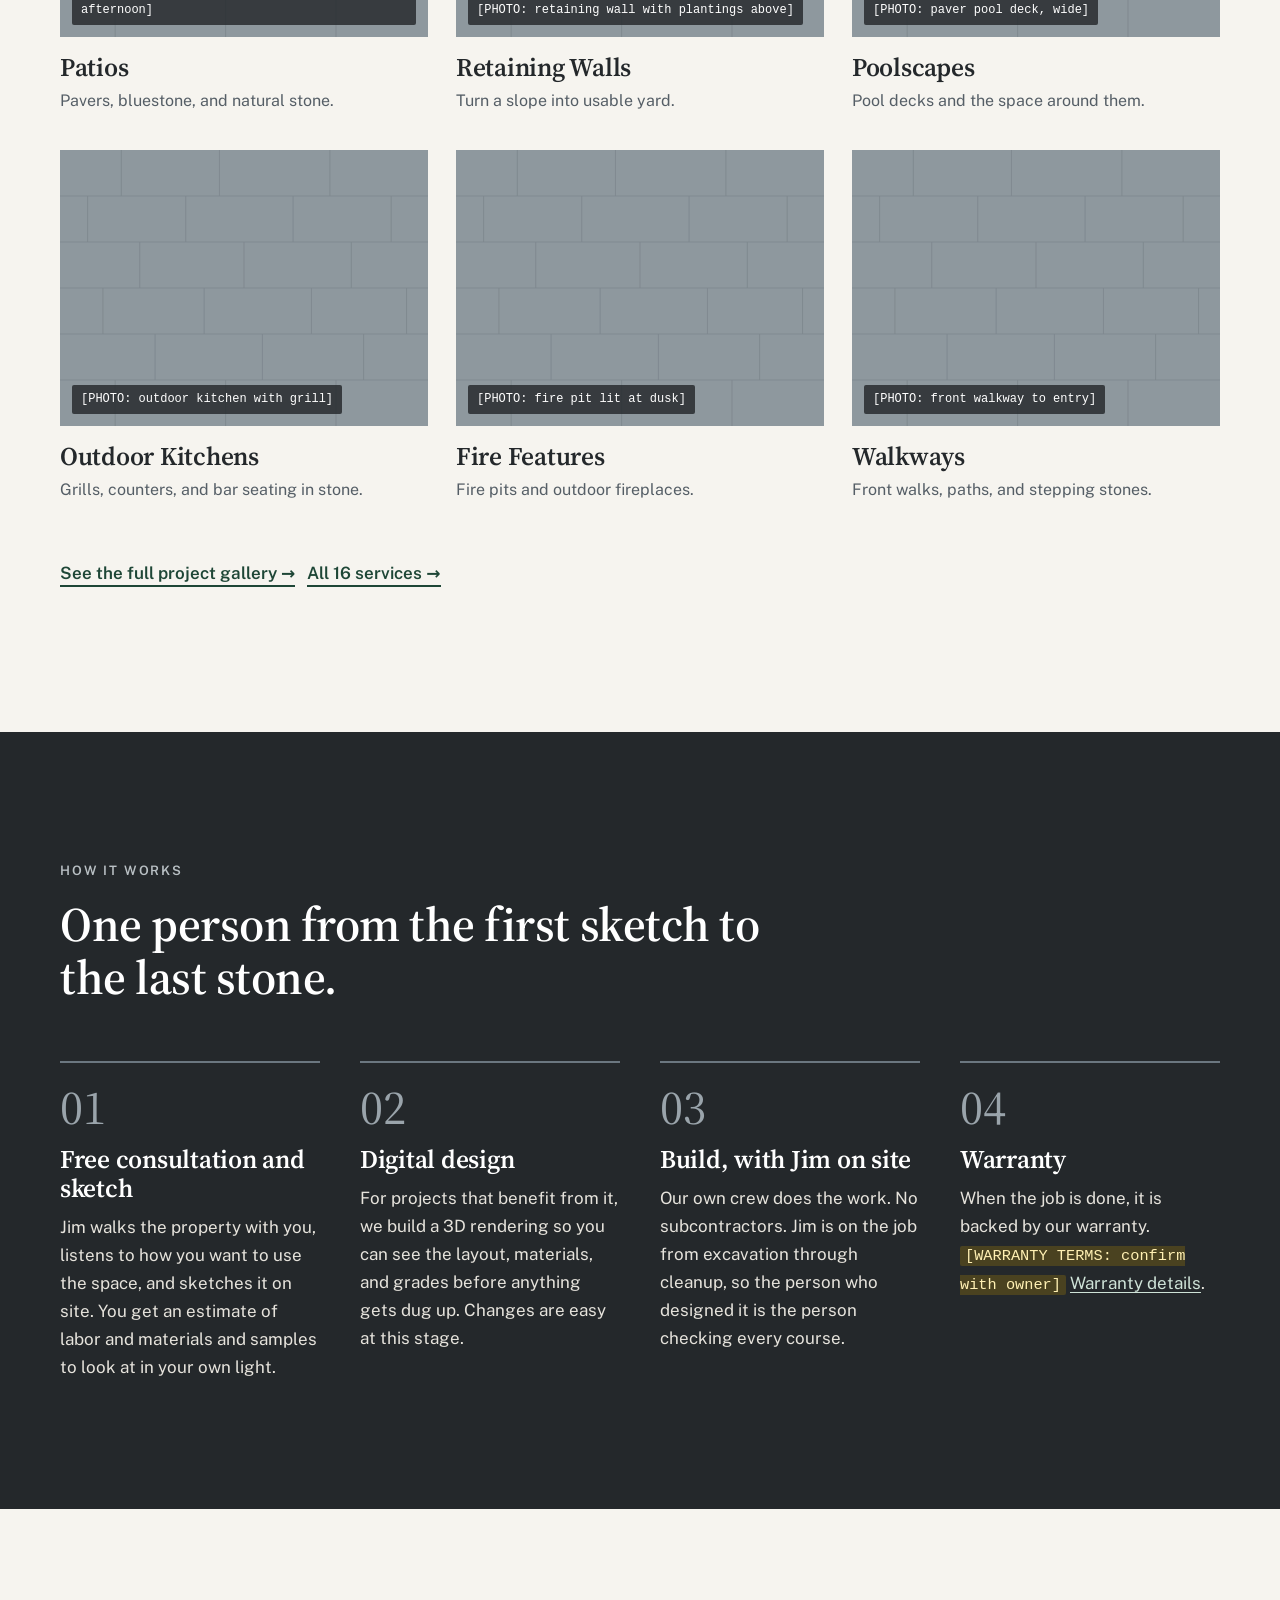
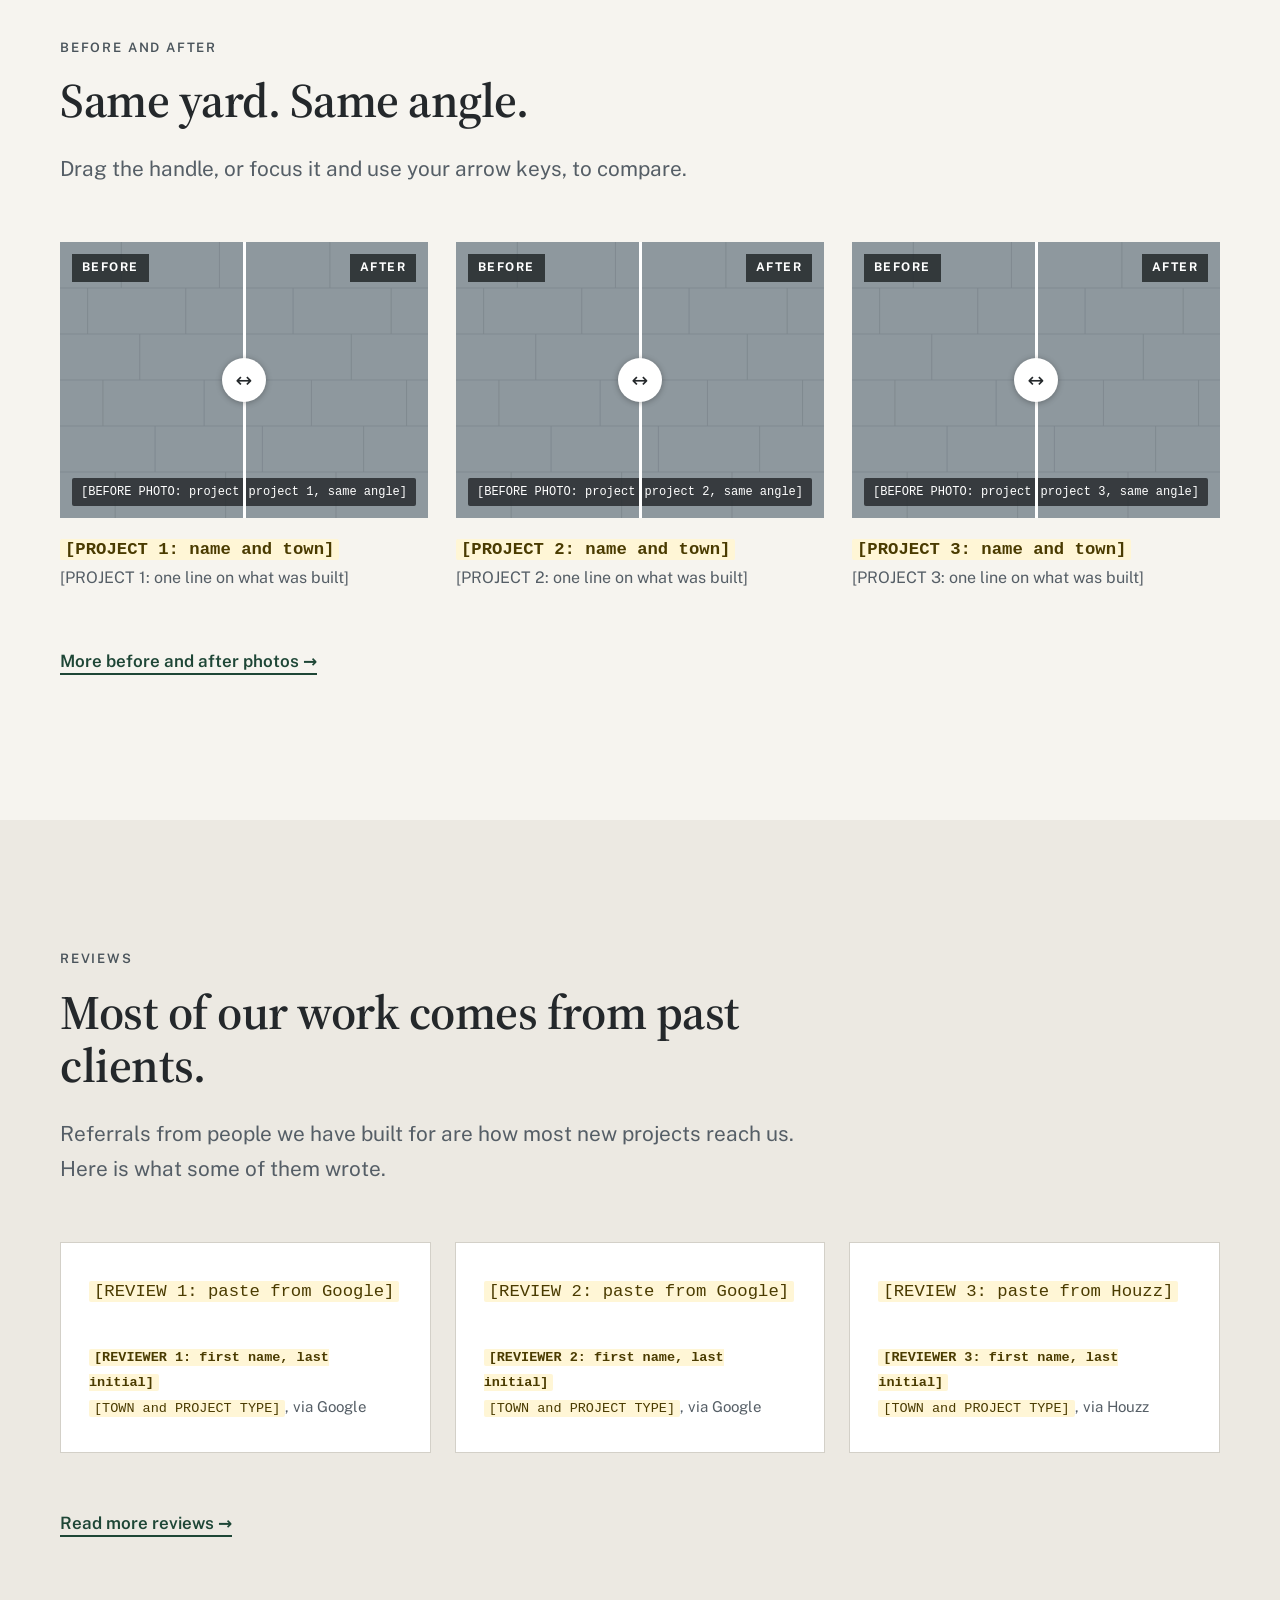
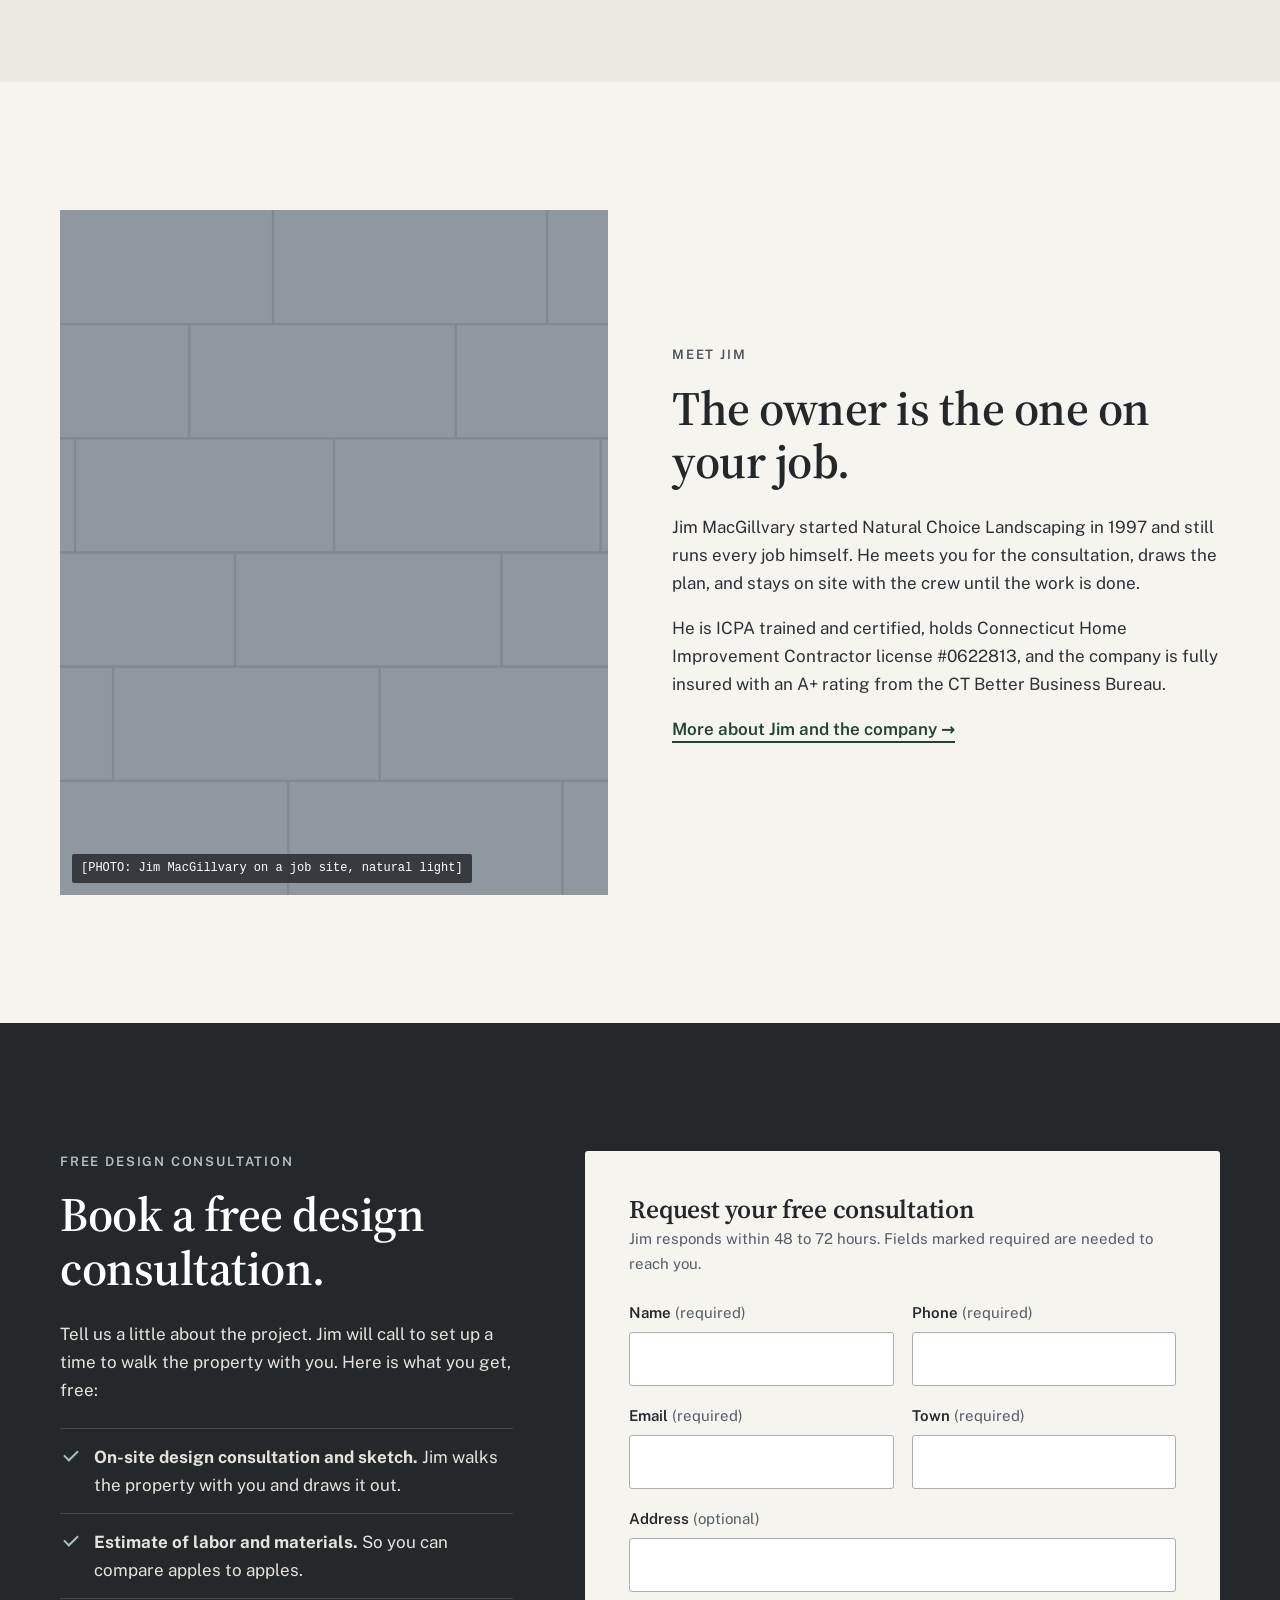
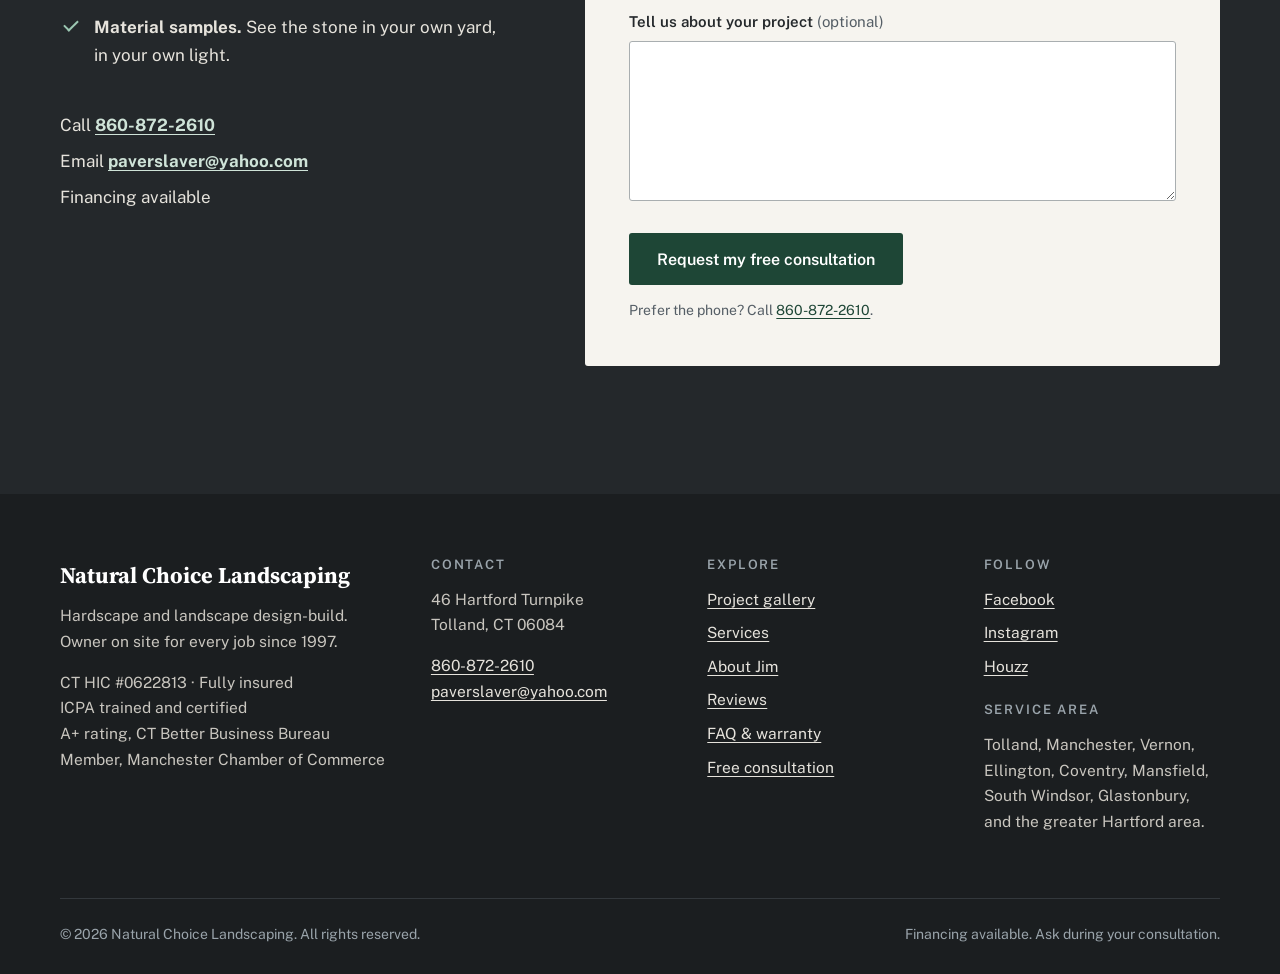
<file: natural-choice-landscaping/index.html>
<!DOCTYPE html>
<html lang="en">
<head>
<meta charset="utf-8">
<meta name="viewport" content="width=device-width, initial-scale=1, viewport-fit=cover">
<title>Paver Patios & Hardscaping in Tolland, CT | Natural Choice Landscaping</title>
<meta name="description" content="Paver patios, retaining walls, and outdoor kitchens in Tolland, Manchester, and greater Hartford. Owner Jim MacGillvary on every job since 1997. Free on-site design consultation.">
<meta name="theme-color" content="#24282B">
<meta property="og:type" content="website">
<meta property="og:site_name" content="Natural Choice Landscaping">
<meta property="og:title" content="Paver Patios & Hardscaping in Tolland, CT | Natural Choice Landscaping">
<meta property="og:description" content="Paver patios, retaining walls, and outdoor kitchens in Tolland, Manchester, and greater Hartford. Owner Jim MacGillvary on every job since 1997. Free on-site design consultation.">
<meta property="og:locale" content="en_US">
<!-- [SEO: once the domain is live, add <link rel="canonical" href="https://YOURDOMAIN/"> and an og:image of a finished project] -->
<link rel="icon" href="img/favicon.svg" type="image/svg+xml">
<link rel="preconnect" href="https://fonts.googleapis.com">
<link rel="preconnect" href="https://fonts.gstatic.com" crossorigin>
<link rel="stylesheet" href="https://fonts.googleapis.com/css2?family=Public+Sans:wght@400;600;700&family=Source+Serif+4:opsz,wght@8..60,600;8..60,700&display=swap">
<link rel="stylesheet" href="css/styles.css">
<script type="application/ld+json">
{
  "@context": "https://schema.org",
  "@type": [
    "LocalBusiness",
    "HomeAndConstructionBusiness"
  ],
  "name": "Natural Choice Landscaping",
  "description": "Hardscape and landscape design-build contractor in Tolland, CT. Patios, walkways, retaining walls, poolscapes, outdoor kitchens, and more. Owner on site for every job since 1997.",
  "telephone": "+1-860-872-2610",
  "email": "paverslaver@yahoo.com",
  "foundingDate": "1997",
  "founder": {
    "@type": "Person",
    "name": "Jim MacGillvary"
  },
  "address": {
    "@type": "PostalAddress",
    "streetAddress": "46 Hartford Turnpike",
    "addressLocality": "Tolland",
    "addressRegion": "CT",
    "postalCode": "06084",
    "addressCountry": "US"
  },
  "hasCredential": {
    "@type": "EducationalOccupationalCredential",
    "credentialCategory": "license",
    "name": "Connecticut Home Improvement Contractor License",
    "identifier": "HIC #0622813",
    "recognizedBy": {
      "@type": "GovernmentOrganization",
      "name": "Connecticut Department of Consumer Protection"
    }
  },
  "areaServed": [
    {
      "@type": "City",
      "name": "Tolland, CT"
    },
    {
      "@type": "City",
      "name": "Manchester, CT"
    },
    {
      "@type": "City",
      "name": "Vernon, CT"
    },
    {
      "@type": "City",
      "name": "Ellington, CT"
    },
    {
      "@type": "City",
      "name": "Coventry, CT"
    },
    {
      "@type": "City",
      "name": "Mansfield, CT"
    },
    {
      "@type": "City",
      "name": "South Windsor, CT"
    },
    {
      "@type": "City",
      "name": "Glastonbury, CT"
    }
  ],
  "knowsAbout": [
    "Paver patios",
    "Walkways",
    "Driveways",
    "Retaining walls",
    "Sitting walls and columns",
    "Stone stairs",
    "Poolscapes",
    "Outdoor kitchens",
    "Fire features",
    "Water features",
    "Stone veneer and bluestone",
    "Boulders",
    "Landscape lighting",
    "Plantings",
    "3D landscape design",
    "Granite posts"
  ],
  "sameAs": [
    "https://www.instagram.com/landscapingnaturalchoice/"
  ]
}
</script>
</head>
<body>
<a class="skip-link" href="#main">Skip to content</a>
<header class="site-header">
  <div class="container header-inner">
    <a class="brand" href="index.html" aria-current="page">
      <span class="brand__name">Natural Choice Landscaping</span>
      <span class="brand__sub">Tolland &amp; Manchester, CT &middot; Since 1997</span>
    </a>
    <nav id="site-nav" class="site-nav" aria-label="Main">
      <ul>
        <li><a href="gallery.html">Gallery</a></li>
        <li><a href="services.html">Services</a></li>
        <li><a href="about.html">About</a></li>
        <li><a href="reviews.html">Reviews</a></li>
        <li><a href="faq.html">FAQ & Warranty</a></li>
        <li><a href="contact.html">Contact</a></li>
      </ul>
    </nav>
    <a class="header-phone" href="tel:+18608722610" aria-label="Call 860-872-2610"><svg class="icon" viewBox="0 0 24 24" aria-hidden="true" focusable="false"><path fill="currentColor" d="M6.6 10.8a15.1 15.1 0 0 0 6.6 6.6l2.2-2.2c.3-.3.7-.4 1-.2 1.1.4 2.3.6 3.6.6.6 0 1 .4 1 1V20c0 .6-.4 1-1 1A17 17 0 0 1 3 4c0-.6.4-1 1-1h3.5c.6 0 1 .4 1 1 0 1.3.2 2.5.6 3.6.1.3 0 .7-.2 1l-2.3 2.2z"/></svg><span class="header-phone__num">860-872-2610</span></a>
    <a class="btn btn--primary btn--sm header-cta" href="contact.html#consult-form">Book a free consultation</a>
    <button class="nav-toggle" type="button" aria-expanded="false" aria-controls="site-nav"><span class="nav-toggle__bars"></span><span class="visually-hidden">Menu</span></button>
  </div>
</header>
<main id="main">
<section class="hero" aria-labelledby="hero-title">
  <div class="ph"><img src="img/placeholder.svg" alt="Finished bluestone patio with a lit fire pit and landscape lighting at dusk" width="2000" height="1300" fetchpriority="high" decoding="async"><span class="ph__label" aria-hidden="true">[PHOTO: finished bluestone patio with fire pit at dusk, lights on, wide shot]</span></div>
  <div class="hero__scrim" aria-hidden="true"></div>
  <div class="container hero__content">
    <p class="eyebrow">Hardscape design and build &middot; Tolland &amp; Manchester, CT</p>
    <h1 id="hero-title">Jim MacGillvary is on every job. He has been since 1997.</h1>
    <p class="hero__sub">Patios, walls, walkways, and outdoor kitchens designed and built by our own crew. No subcontractors. The owner is on site from the first sketch to the last stone.</p>
    <div class="btn-row">
      <a class="btn btn--primary" href="#consult">Book a free design consultation</a>
      <a class="btn btn--light" href="tel:+18608722610"><svg class="icon" viewBox="0 0 24 24" aria-hidden="true" focusable="false"><path fill="currentColor" d="M6.6 10.8a15.1 15.1 0 0 0 6.6 6.6l2.2-2.2c.3-.3.7-.4 1-.2 1.1.4 2.3.6 3.6.6.6 0 1 .4 1 1V20c0 .6-.4 1-1 1A17 17 0 0 1 3 4c0-.6.4-1 1-1h3.5c.6 0 1 .4 1 1 0 1.3.2 2.5.6 3.6.1.3 0 .7-.2 1l-2.3 2.2z"/></svg> Call 860-872-2610</a>
    </div>
  </div>
</section>

<section class="trust-bar" aria-label="Credentials">
  <div class="container">
    <ul>
      <li>Since 1997</li>
      <li>ICPA Certified</li>
      <li>BBB A+ Rating</li>
      <li>CT HIC #0622813</li>
      <li>Financing Available</li>
    </ul>
  </div>
</section>

<section class="section" aria-labelledby="services-title">
  <div class="container">
    <div class="section-head">
      <p class="eyebrow">What we build</p>
      <h2 id="services-title">Stonework for the way you use your yard.</h2>
      <p class="lede">From a single walkway to a full backyard with a pool deck, kitchen, and fire pit. Every project is designed on your property and built by our crew.</p>
    </div>
    <div class="service-grid">
      <a class="service-card" href="gallery.html?cat=patios">
        <div class="ph"><img src="img/placeholder.svg" alt="Bluestone patio with outdoor furniture" width="1200" height="900" loading="lazy" decoding="async"><span class="ph__label" aria-hidden="true">[PHOTO: bluestone patio with seating, afternoon]</span></div>
        <h3>Patios</h3>
        <p>Pavers, bluestone, and natural stone.</p>
      </a>
      <a class="service-card" href="gallery.html?cat=retaining-walls">
        <div class="ph"><img src="img/placeholder.svg" alt="Stone retaining wall with plantings on top" width="1200" height="900" loading="lazy" decoding="async"><span class="ph__label" aria-hidden="true">[PHOTO: retaining wall with plantings above]</span></div>
        <h3>Retaining Walls</h3>
        <p>Turn a slope into usable yard.</p>
      </a>
      <a class="service-card" href="gallery.html?cat=poolscapes">
        <div class="ph"><img src="img/placeholder.svg" alt="Paver pool deck around an in-ground pool" width="1200" height="900" loading="lazy" decoding="async"><span class="ph__label" aria-hidden="true">[PHOTO: paver pool deck, wide]</span></div>
        <h3>Poolscapes</h3>
        <p>Pool decks and the space around them.</p>
      </a>
      <a class="service-card" href="gallery.html?cat=outdoor-kitchens">
        <div class="ph"><img src="img/placeholder.svg" alt="Outdoor kitchen with built-in grill" width="1200" height="900" loading="lazy" decoding="async"><span class="ph__label" aria-hidden="true">[PHOTO: outdoor kitchen with grill]</span></div>
        <h3>Outdoor Kitchens</h3>
        <p>Grills, counters, and bar seating in stone.</p>
      </a>
      <a class="service-card" href="gallery.html?cat=fire-features">
        <div class="ph"><img src="img/placeholder.svg" alt="Stone fire pit lit at dusk" width="1200" height="900" loading="lazy" decoding="async"><span class="ph__label" aria-hidden="true">[PHOTO: fire pit lit at dusk]</span></div>
        <h3>Fire Features</h3>
        <p>Fire pits and outdoor fireplaces.</p>
      </a>
      <a class="service-card" href="gallery.html?cat=walkways">
        <div class="ph"><img src="img/placeholder.svg" alt="Paver walkway leading to a front door" width="1200" height="900" loading="lazy" decoding="async"><span class="ph__label" aria-hidden="true">[PHOTO: front walkway to entry]</span></div>
        <h3>Walkways</h3>
        <p>Front walks, paths, and stepping stones.</p>
      </a>
    </div>
    <p class="section-foot"><a class="text-link" href="gallery.html">See the full project gallery</a> <span aria-hidden="true">&nbsp;</span> <a class="text-link" href="services.html">All 16 services</a></p>
  </div>
</section>

<section class="section section--dark" aria-labelledby="how-title">
  <div class="container">
    <div class="section-head">
      <p class="eyebrow">How it works</p>
      <h2 id="how-title">One person from the first sketch to the last stone.</h2>
    </div>
    <ol class="steps">
      <li><span class="step__num" aria-hidden="true">01</span><h3>Free consultation and sketch</h3><p>Jim walks the property with you, listens to how you want to use the space, and sketches it on site. You get an estimate of labor and materials and samples to look at in your own light.</p></li>
      <li><span class="step__num" aria-hidden="true">02</span><h3>Digital design</h3><p>For projects that benefit from it, we build a 3D rendering so you can see the layout, materials, and grades before anything gets dug up. Changes are easy at this stage.</p></li>
      <li><span class="step__num" aria-hidden="true">03</span><h3>Build, with Jim on site</h3><p>Our own crew does the work. No subcontractors. Jim is on the job from excavation through cleanup, so the person who designed it is the person checking every course.</p></li>
      <li><span class="step__num" aria-hidden="true">04</span><h3>Warranty</h3><p>When the job is done, it is backed by our warranty. <span class="placeholder-text">[WARRANTY TERMS: confirm with owner]</span> <a href="faq.html#warranty">Warranty details</a>.</p></li>
    </ol>
  </div>
</section>

<section class="section" aria-labelledby="ba-title">
  <div class="container">
    <div class="section-head">
      <p class="eyebrow">Before and after</p>
      <h2 id="ba-title">Same yard. Same angle.</h2>
      <p class="lede">Drag the handle, or focus it and use your arrow keys, to compare.</p>
    </div>
    <div class="ba-list ba-list--3">
      <figure class="ba">
        <div class="ba__frame">
          <div class="ph ba__before"><img src="img/placeholder.svg" alt="Project 1 before work began" width="1200" height="900" loading="lazy" decoding="async"><span class="ph__label" aria-hidden="true">[BEFORE PHOTO: project 1]</span></div>
          <div class="ph ba__after"><img src="img/placeholder.svg" alt="Project 1 after completion, same angle" width="1200" height="900" loading="lazy" decoding="async"><span class="ph__label" aria-hidden="true">[AFTER PHOTO: project 1, same angle]</span></div>
          <span class="ba__tag ba__tag--before" aria-hidden="true">Before</span>
          <span class="ba__tag ba__tag--after" aria-hidden="true">After</span>
          <input class="ba__range" type="range" min="0" max="100" value="50" aria-label="Before and after comparison, project 1. Use arrow keys to slide.">
          <span class="ba__divider" aria-hidden="true"></span>
        </div>
        <figcaption><strong><span class="placeholder-text">[PROJECT 1: name and town]</span></strong>[PROJECT 1: one line on what was built]</figcaption>
      </figure>
      <figure class="ba">
        <div class="ba__frame">
          <div class="ph ba__before"><img src="img/placeholder.svg" alt="Project 2 before work began" width="1200" height="900" loading="lazy" decoding="async"><span class="ph__label" aria-hidden="true">[BEFORE PHOTO: project 2]</span></div>
          <div class="ph ba__after"><img src="img/placeholder.svg" alt="Project 2 after completion, same angle" width="1200" height="900" loading="lazy" decoding="async"><span class="ph__label" aria-hidden="true">[AFTER PHOTO: project 2, same angle]</span></div>
          <span class="ba__tag ba__tag--before" aria-hidden="true">Before</span>
          <span class="ba__tag ba__tag--after" aria-hidden="true">After</span>
          <input class="ba__range" type="range" min="0" max="100" value="50" aria-label="Before and after comparison, project 2. Use arrow keys to slide.">
          <span class="ba__divider" aria-hidden="true"></span>
        </div>
        <figcaption><strong><span class="placeholder-text">[PROJECT 2: name and town]</span></strong>[PROJECT 2: one line on what was built]</figcaption>
      </figure>
      <figure class="ba">
        <div class="ba__frame">
          <div class="ph ba__before"><img src="img/placeholder.svg" alt="Project 3 before work began" width="1200" height="900" loading="lazy" decoding="async"><span class="ph__label" aria-hidden="true">[BEFORE PHOTO: project 3]</span></div>
          <div class="ph ba__after"><img src="img/placeholder.svg" alt="Project 3 after completion, same angle" width="1200" height="900" loading="lazy" decoding="async"><span class="ph__label" aria-hidden="true">[AFTER PHOTO: project 3, same angle]</span></div>
          <span class="ba__tag ba__tag--before" aria-hidden="true">Before</span>
          <span class="ba__tag ba__tag--after" aria-hidden="true">After</span>
          <input class="ba__range" type="range" min="0" max="100" value="50" aria-label="Before and after comparison, project 3. Use arrow keys to slide.">
          <span class="ba__divider" aria-hidden="true"></span>
        </div>
        <figcaption><strong><span class="placeholder-text">[PROJECT 3: name and town]</span></strong>[PROJECT 3: one line on what was built]</figcaption>
      </figure>
    </div>
    <p class="section-foot"><a class="text-link" href="gallery.html?cat=before-after">More before and after photos</a></p>
  </div>
</section>

<section class="section section--alt" aria-labelledby="reviews-title">
  <div class="container">
    <div class="section-head">
      <p class="eyebrow">Reviews</p>
      <h2 id="reviews-title">Most of our work comes from past clients.</h2>
      <p class="lede">Referrals from people we have built for are how most new projects reach us. Here is what some of them wrote.</p>
    </div>
    <div class="review-grid">
      <figure class="review">
        <blockquote><p><span class="placeholder-text">[REVIEW 1: paste from Google]</span></p></blockquote>
        <figcaption><strong><span class="placeholder-text">[REVIEWER 1: first name, last initial]</span></strong><span class="placeholder-text">[TOWN and PROJECT TYPE]</span>, via Google</figcaption>
      </figure>
      <figure class="review">
        <blockquote><p><span class="placeholder-text">[REVIEW 2: paste from Google]</span></p></blockquote>
        <figcaption><strong><span class="placeholder-text">[REVIEWER 2: first name, last initial]</span></strong><span class="placeholder-text">[TOWN and PROJECT TYPE]</span>, via Google</figcaption>
      </figure>
      <figure class="review">
        <blockquote><p><span class="placeholder-text">[REVIEW 3: paste from Houzz]</span></p></blockquote>
        <figcaption><strong><span class="placeholder-text">[REVIEWER 3: first name, last initial]</span></strong><span class="placeholder-text">[TOWN and PROJECT TYPE]</span>, via Houzz</figcaption>
      </figure>
    </div>
    <p class="section-foot"><a class="text-link" href="reviews.html">Read more reviews</a></p>
  </div>
</section>

<section class="section" aria-labelledby="jim-title">
  <div class="container">
    <div class="split">
      <div class="ph"><img src="img/placeholder.svg" alt="Jim MacGillvary, owner of Natural Choice Landscaping, on a job site" width="1000" height="1250" loading="lazy" decoding="async"><span class="ph__label" aria-hidden="true">[PHOTO: Jim MacGillvary on a job site, natural light]</span></div>
      <div>
        <p class="eyebrow">Meet Jim</p>
        <h2 id="jim-title">The owner is the one on your job.</h2>
        <p>Jim MacGillvary started Natural Choice Landscaping in 1997 and still runs every job himself. He meets you for the consultation, draws the plan, and stays on site with the crew until the work is done.</p>
        <p>He is ICPA trained and certified, holds Connecticut Home Improvement Contractor license #0622813, and the company is fully insured with an A+ rating from the CT Better Business Bureau.</p>
        <p><a class="text-link" href="about.html">More about Jim and the company</a></p>
      </div>
    </div>
  </div>
</section>

<section class="section consult" id="consult" aria-labelledby="consult-title">
  <div class="container consult-grid">
    <div>
      <p class="eyebrow" style="color:#B9C0C4">Free design consultation</p>
      <h2 id="consult-title">Book a free design consultation.</h2>
      <p>Tell us a little about the project. Jim will call to set up a time to walk the property with you. Here is what you get, free:</p>
      <ul class="free-list">
        <li><strong>On-site design consultation and sketch.</strong> Jim walks the property with you and draws it out.</li>
        <li><strong>Estimate of labor and materials.</strong> So you can compare apples to apples.</li>
        <li><strong>Material samples.</strong> See the stone in your own yard, in your own light.</li>
      </ul>
      <ul class="contact-lines">
        <li>Call <a href="tel:+18608722610" style="color:#CFE3D8">860-872-2610</a></li>
        <li>Email <a href="mailto:paverslaver@yahoo.com" style="color:#CFE3D8">paverslaver@yahoo.com</a></li>
        <li>Financing available</li>
      </ul>
    </div>
    <div class="form-card">
      <h3>Request your free consultation</h3>
      <p class="form-note">Jim responds within 48 to 72 hours. Fields marked required are needed to reach you.</p>
      <!-- [FORM SERVICE: replace YOUR_FORM_ID with a Formspree (or similar) form ID. Until then, the form opens the visitor's email app addressed to paverslaver@yahoo.com.] -->
      <form class="consult-form" id="home-form" action="https://formspree.io/f/YOUR_FORM_ID" method="post" novalidate>
        <div class="form-grid">
        <div class="field">
          <label for="home-form-name">Name <span class="req">(required)</span></label>
          <input id="home-form-name" name="name" type="text" autocomplete="name" required aria-required="true" aria-describedby="home-form-name-err">
          <span class="field__error" id="home-form-name-err" aria-live="polite"></span>
        </div>
        <div class="field">
          <label for="home-form-phone">Phone <span class="req">(required)</span></label>
          <input id="home-form-phone" name="phone" type="tel" autocomplete="tel" required aria-required="true" aria-describedby="home-form-phone-err" inputmode="tel">
          <span class="field__error" id="home-form-phone-err" aria-live="polite"></span>
        </div>
        <div class="field">
          <label for="home-form-email">Email <span class="req">(required)</span></label>
          <input id="home-form-email" name="email" type="email" autocomplete="email" required aria-required="true" aria-describedby="home-form-email-err">
          <span class="field__error" id="home-form-email-err" aria-live="polite"></span>
        </div>
        <div class="field">
          <label for="home-form-town">Town <span class="req">(required)</span></label>
          <input id="home-form-town" name="town" type="text" autocomplete="address-level2" required aria-required="true" aria-describedby="home-form-town-err">
          <span class="field__error" id="home-form-town-err" aria-live="polite"></span>
        </div>
        <div class="field field--full">
          <label for="home-form-address">Address <span class="req">(optional)</span></label>
          <input id="home-form-address" name="address" type="text" autocomplete="street-address" aria-describedby="home-form-address-err">
          <span class="field__error" id="home-form-address-err" aria-live="polite"></span>
        </div>
        <div class="field field--full">
          <label for="home-form-message">Tell us about your project <span class="req">(optional)</span></label>
          <textarea id="home-form-message" name="message" rows="5" aria-describedby="home-form-message-err"></textarea>
          <span class="field__error" id="home-form-message-err" aria-live="polite"></span>
        </div>
        </div>
        <div style="position:absolute;left:-9999px" aria-hidden="true"><label>Company<input type="text" name="company" tabindex="-1" autocomplete="off"></label></div>
        <div class="form-actions"><button class="btn btn--primary" type="submit">Request my free consultation</button></div>
        <p class="form-fineprint">Prefer the phone? Call <a href="tel:+18608722610">860-872-2610</a>.</p>
        <div class="form-status"></div>
      </form>
    </div>
  </div>
</section>
</main>
<footer class="site-footer">
  <div class="container">
    <div class="footer-grid">
      <div>
        <p class="footer-brand">Natural Choice Landscaping</p>
        <p>Hardscape and landscape design-build. Owner on site for every job since 1997.</p>
        <p>CT HIC #0622813 &middot; Fully insured<br>ICPA trained and certified<br>A+ rating, CT Better Business Bureau<br>Member, Manchester Chamber of Commerce</p>
      </div>
      <div>
        <h2>Contact</h2>
        <address style="font-style:normal">
          <p>46 Hartford Turnpike<br>Tolland, CT 06084</p>
          <p><a href="tel:+18608722610">860-872-2610</a><br><a href="mailto:paverslaver@yahoo.com">paverslaver@yahoo.com</a></p>
        </address>
      </div>
      <div>
        <h2>Explore</h2>
        <ul>
          <li><a href="gallery.html">Project gallery</a></li>
          <li><a href="services.html">Services</a></li>
          <li><a href="about.html">About Jim</a></li>
          <li><a href="reviews.html">Reviews</a></li>
          <li><a href="faq.html">FAQ &amp; warranty</a></li>
          <li><a href="contact.html">Free consultation</a></li>
        </ul>
      </div>
      <div>
        <h2>Follow</h2>
        <ul>
          <!-- [LINK: paste Facebook page URL into href] -->
          <li><a href="#" data-todo="facebook-url">Facebook</a></li>
          <li><a href="https://www.instagram.com/landscapingnaturalchoice/" rel="noopener">Instagram</a></li>
          <!-- [LINK: paste Houzz profile URL into href] -->
          <li><a href="#" data-todo="houzz-url">Houzz</a></li>
        </ul>
        <h2 style="margin-top:24px">Service area</h2>
        <p>Tolland, Manchester, Vernon, Ellington, Coventry, Mansfield, South Windsor, Glastonbury, and the greater Hartford area.</p>
      </div>
    </div>
    <div class="footer-bottom">
      <span>&copy; <span data-year>2026</span> Natural Choice Landscaping. All rights reserved.</span>
      <span>Financing available. Ask during your consultation.</span>
    </div>
  </div>
</footer>
<nav class="mobile-bar" aria-label="Quick contact">
  <a href="tel:+18608722610"><svg class="icon" viewBox="0 0 24 24" aria-hidden="true" focusable="false"><path fill="currentColor" d="M6.6 10.8a15.1 15.1 0 0 0 6.6 6.6l2.2-2.2c.3-.3.7-.4 1-.2 1.1.4 2.3.6 3.6.6.6 0 1 .4 1 1V20c0 .6-.4 1-1 1A17 17 0 0 1 3 4c0-.6.4-1 1-1h3.5c.6 0 1 .4 1 1 0 1.3.2 2.5.6 3.6.1.3 0 .7-.2 1l-2.3 2.2z"/></svg> <span>Call <span class="mobile-bar__num">860-872-2610</span></span></a>
  <a href="contact.html#consult-form">Get a Quote</a>
</nav>
<script src="js/main.js" defer></script>
</body>
</html>
</file>
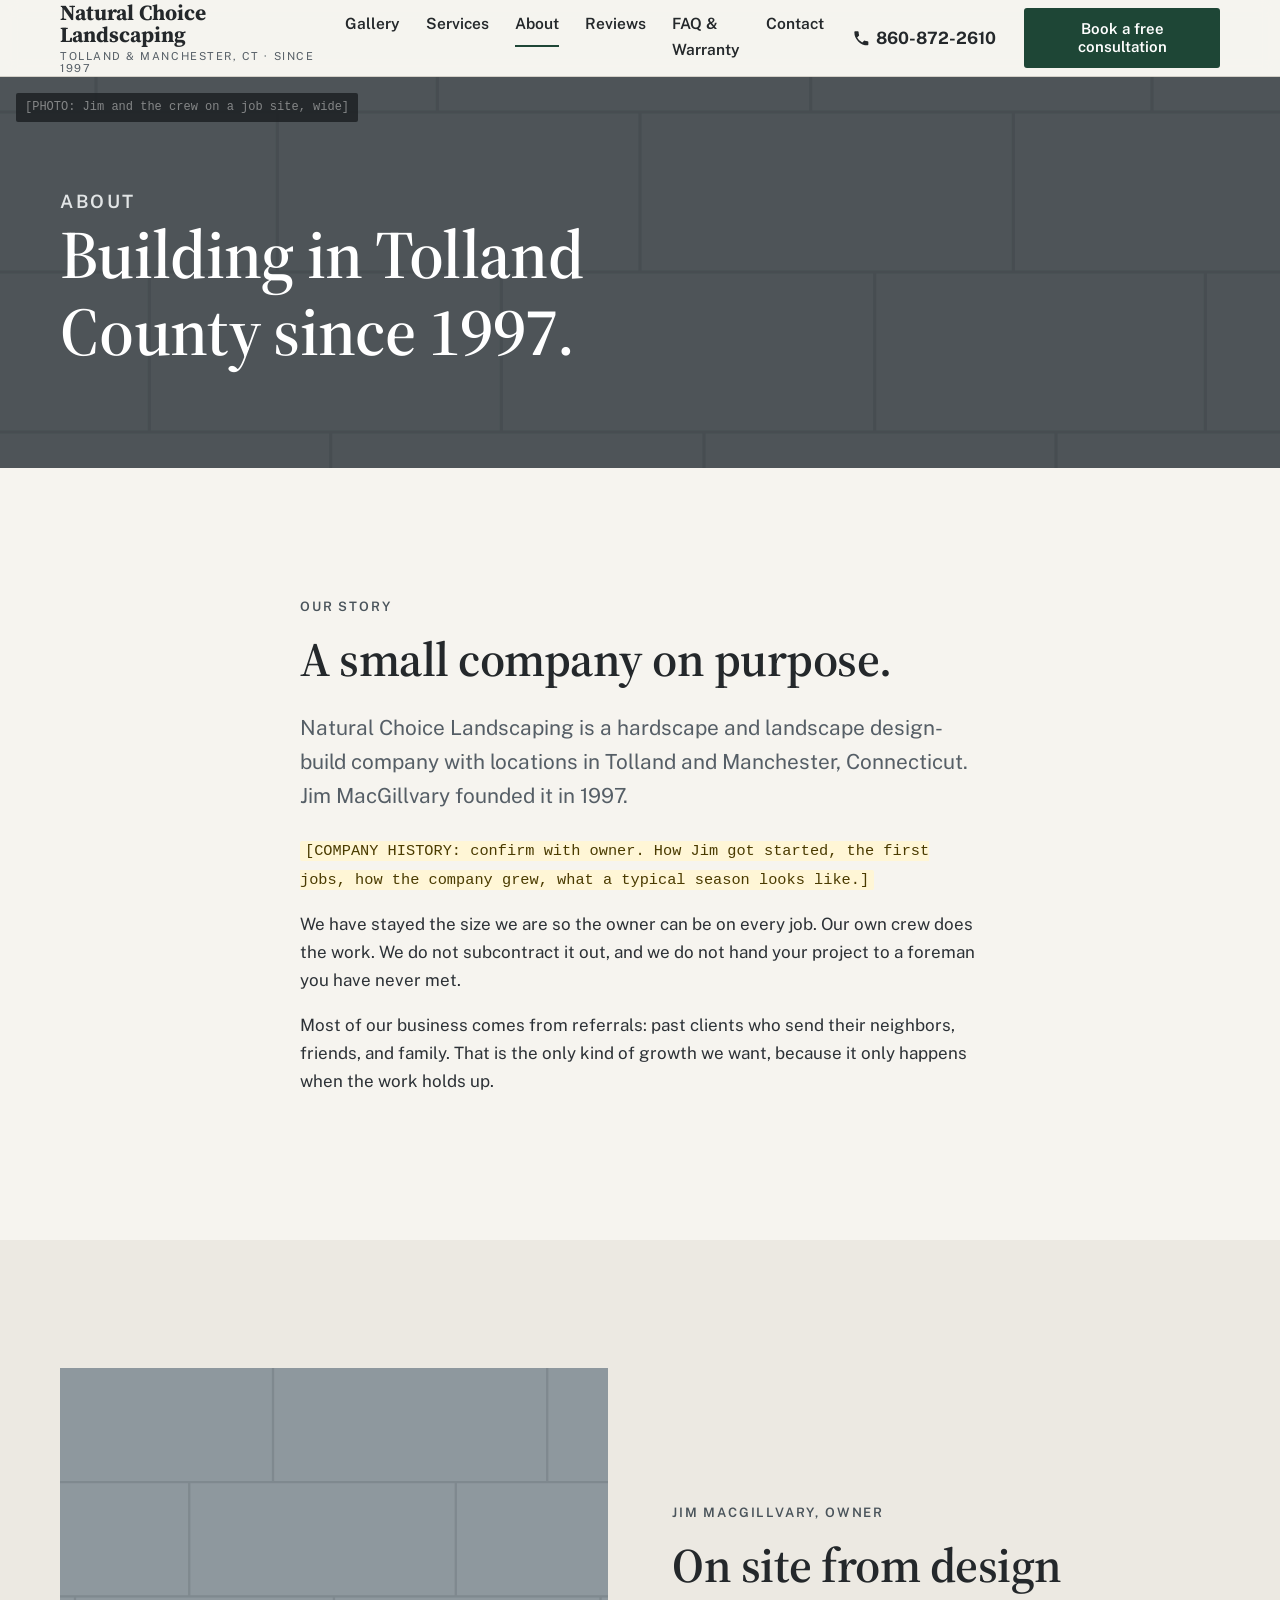
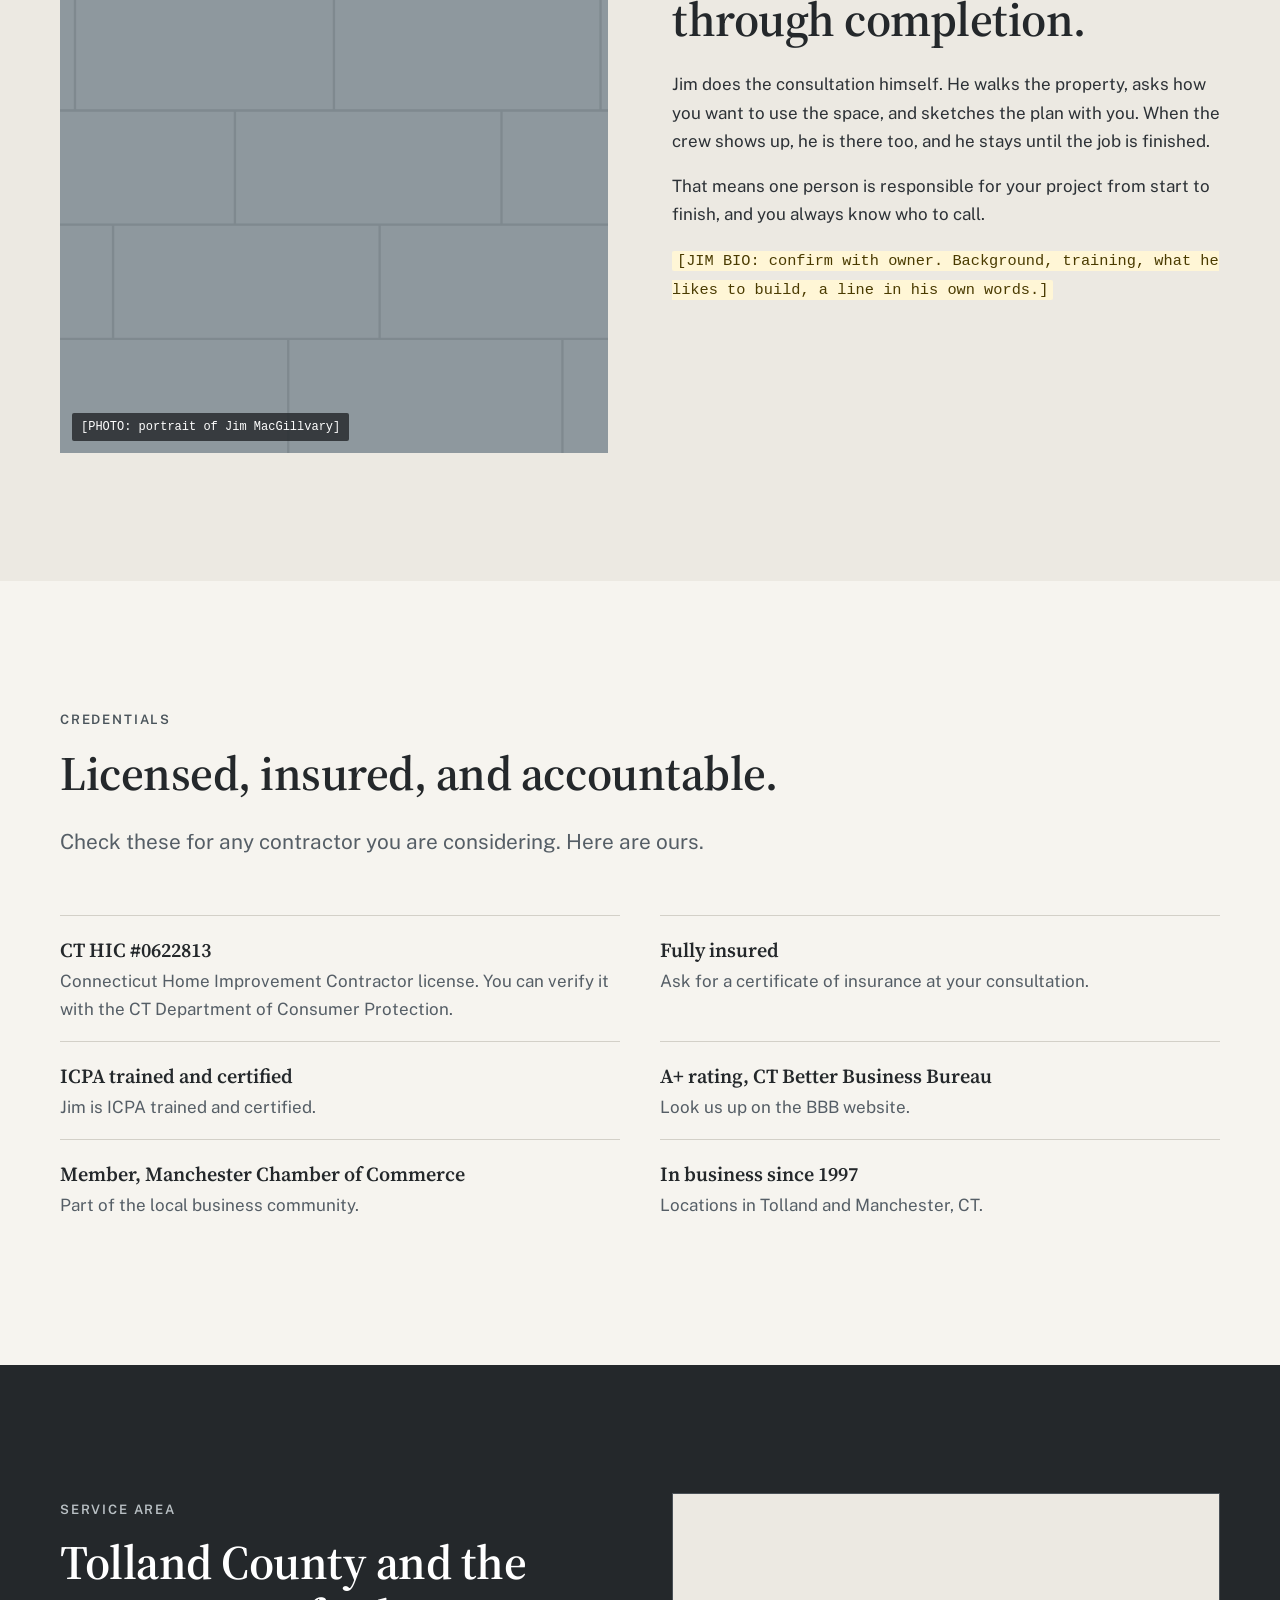
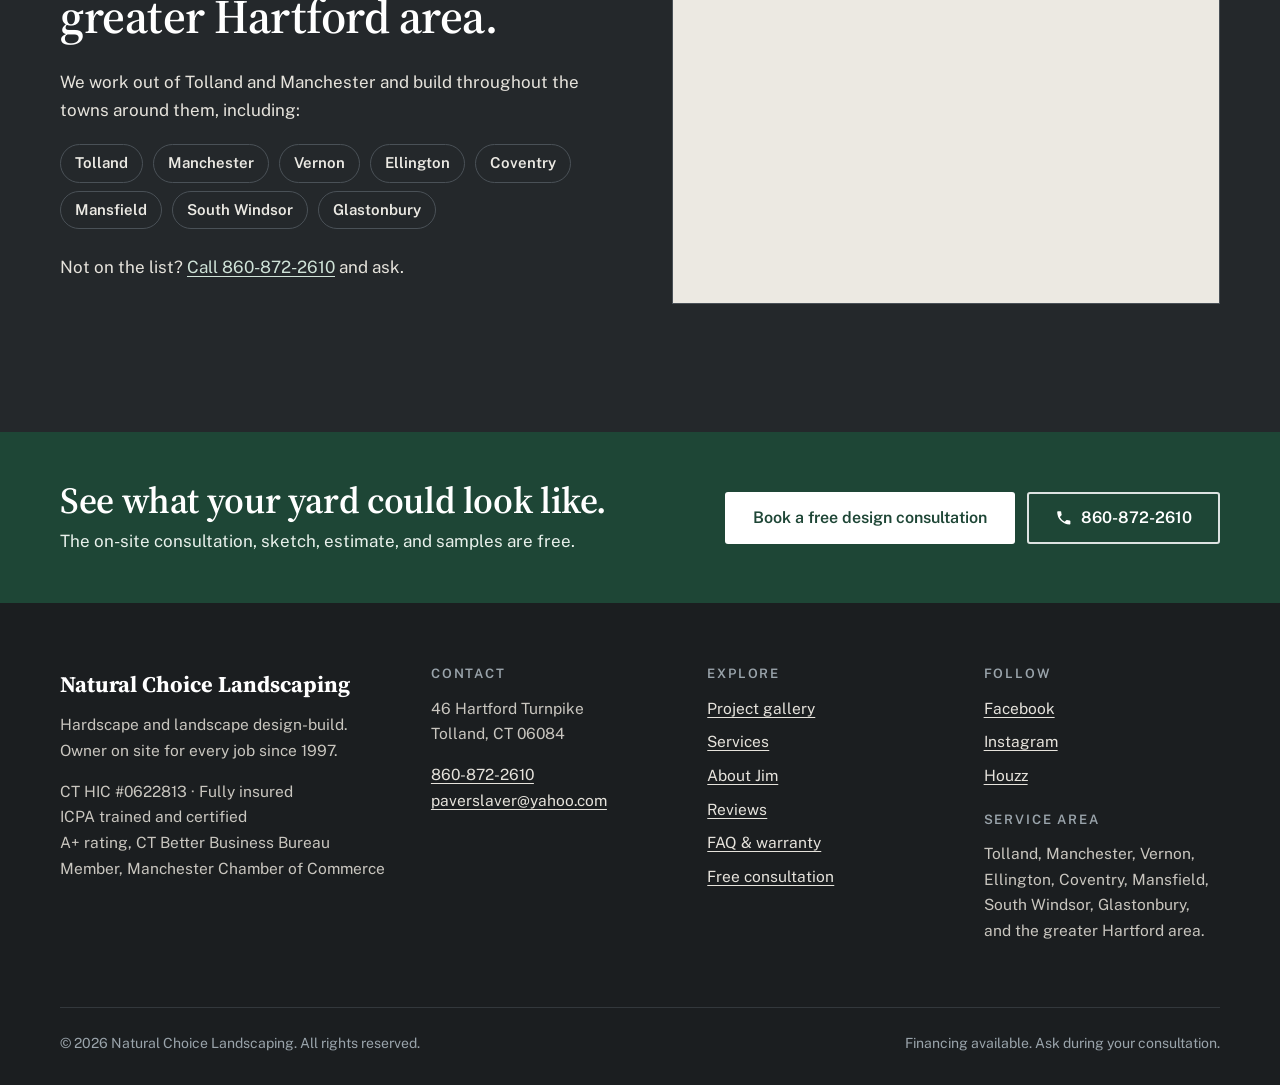
<file: natural-choice-landscaping/about.html>
<!DOCTYPE html>
<html lang="en">
<head>
<meta charset="utf-8">
<meta name="viewport" content="width=device-width, initial-scale=1, viewport-fit=cover">
<title>About Jim MacGillvary | Hardscape Contractor in Tolland CT Since 1997</title>
<meta name="description" content="Natural Choice Landscaping has built patios, walls, and outdoor living spaces in Tolland County since 1997. Owner Jim MacGillvary is on site for every job. CT HIC #0622813.">
<meta name="theme-color" content="#24282B">
<meta property="og:type" content="website">
<meta property="og:site_name" content="Natural Choice Landscaping">
<meta property="og:title" content="About Jim MacGillvary | Hardscape Contractor in Tolland CT Since 1997">
<meta property="og:description" content="Natural Choice Landscaping has built patios, walls, and outdoor living spaces in Tolland County since 1997. Owner Jim MacGillvary is on site for every job. CT HIC #0622813.">
<meta property="og:locale" content="en_US">
<!-- [SEO: once the domain is live, add <link rel="canonical" href="https://YOURDOMAIN/about.html"> and an og:image of a finished project] -->
<link rel="icon" href="img/favicon.svg" type="image/svg+xml">
<link rel="preconnect" href="https://fonts.googleapis.com">
<link rel="preconnect" href="https://fonts.gstatic.com" crossorigin>
<link rel="stylesheet" href="https://fonts.googleapis.com/css2?family=Public+Sans:wght@400;600;700&family=Source+Serif+4:opsz,wght@8..60,600;8..60,700&display=swap">
<link rel="stylesheet" href="css/styles.css">
<script type="application/ld+json">
{
  "@context": "https://schema.org",
  "@type": [
    "LocalBusiness",
    "HomeAndConstructionBusiness"
  ],
  "name": "Natural Choice Landscaping",
  "description": "Hardscape and landscape design-build contractor in Tolland, CT. Patios, walkways, retaining walls, poolscapes, outdoor kitchens, and more. Owner on site for every job since 1997.",
  "telephone": "+1-860-872-2610",
  "email": "paverslaver@yahoo.com",
  "foundingDate": "1997",
  "founder": {
    "@type": "Person",
    "name": "Jim MacGillvary"
  },
  "address": {
    "@type": "PostalAddress",
    "streetAddress": "46 Hartford Turnpike",
    "addressLocality": "Tolland",
    "addressRegion": "CT",
    "postalCode": "06084",
    "addressCountry": "US"
  },
  "hasCredential": {
    "@type": "EducationalOccupationalCredential",
    "credentialCategory": "license",
    "name": "Connecticut Home Improvement Contractor License",
    "identifier": "HIC #0622813",
    "recognizedBy": {
      "@type": "GovernmentOrganization",
      "name": "Connecticut Department of Consumer Protection"
    }
  },
  "areaServed": [
    {
      "@type": "City",
      "name": "Tolland, CT"
    },
    {
      "@type": "City",
      "name": "Manchester, CT"
    },
    {
      "@type": "City",
      "name": "Vernon, CT"
    },
    {
      "@type": "City",
      "name": "Ellington, CT"
    },
    {
      "@type": "City",
      "name": "Coventry, CT"
    },
    {
      "@type": "City",
      "name": "Mansfield, CT"
    },
    {
      "@type": "City",
      "name": "South Windsor, CT"
    },
    {
      "@type": "City",
      "name": "Glastonbury, CT"
    }
  ],
  "knowsAbout": [
    "Paver patios",
    "Walkways",
    "Driveways",
    "Retaining walls",
    "Sitting walls and columns",
    "Stone stairs",
    "Poolscapes",
    "Outdoor kitchens",
    "Fire features",
    "Water features",
    "Stone veneer and bluestone",
    "Boulders",
    "Landscape lighting",
    "Plantings",
    "3D landscape design",
    "Granite posts"
  ],
  "sameAs": [
    "https://www.instagram.com/landscapingnaturalchoice/"
  ]
}
</script>
</head>
<body>
<a class="skip-link" href="#main">Skip to content</a>
<header class="site-header">
  <div class="container header-inner">
    <a class="brand" href="index.html">
      <span class="brand__name">Natural Choice Landscaping</span>
      <span class="brand__sub">Tolland &amp; Manchester, CT &middot; Since 1997</span>
    </a>
    <nav id="site-nav" class="site-nav" aria-label="Main">
      <ul>
        <li><a href="gallery.html">Gallery</a></li>
        <li><a href="services.html">Services</a></li>
        <li><a href="about.html" aria-current="page">About</a></li>
        <li><a href="reviews.html">Reviews</a></li>
        <li><a href="faq.html">FAQ & Warranty</a></li>
        <li><a href="contact.html">Contact</a></li>
      </ul>
    </nav>
    <a class="header-phone" href="tel:+18608722610" aria-label="Call 860-872-2610"><svg class="icon" viewBox="0 0 24 24" aria-hidden="true" focusable="false"><path fill="currentColor" d="M6.6 10.8a15.1 15.1 0 0 0 6.6 6.6l2.2-2.2c.3-.3.7-.4 1-.2 1.1.4 2.3.6 3.6.6.6 0 1 .4 1 1V20c0 .6-.4 1-1 1A17 17 0 0 1 3 4c0-.6.4-1 1-1h3.5c.6 0 1 .4 1 1 0 1.3.2 2.5.6 3.6.1.3 0 .7-.2 1l-2.3 2.2z"/></svg><span class="header-phone__num">860-872-2610</span></a>
    <a class="btn btn--primary btn--sm header-cta" href="contact.html#consult-form">Book a free consultation</a>
    <button class="nav-toggle" type="button" aria-expanded="false" aria-controls="site-nav"><span class="nav-toggle__bars"></span><span class="visually-hidden">Menu</span></button>
  </div>
</header>
<main id="main">
<section class="page-hero">
  <div class="ph"><img src="img/placeholder.svg" alt="Jim MacGillvary and the Natural Choice Landscaping crew at work on a stone patio" width="2000" height="1000" fetchpriority="high" decoding="async"><span class="ph__label" aria-hidden="true">[PHOTO: Jim and the crew on a job site, wide]</span></div>
  <div class="hero__scrim" aria-hidden="true"></div>
  <div class="container page-hero__content">
    <p class="eyebrow" style="color:#E2E5E6">About</p>
    <h1>Building in Tolland County since 1997.</h1>
  </div>
</section>

<section class="section" aria-labelledby="story-title">
  <div class="container narrow">
    <p class="eyebrow">Our story</p>
    <h2 id="story-title">A small company on purpose.</h2>
    <p class="lede">Natural Choice Landscaping is a hardscape and landscape design-build company with locations in Tolland and Manchester, Connecticut. Jim MacGillvary founded it in 1997.</p>
    <p><span class="placeholder-text">[COMPANY HISTORY: confirm with owner. How Jim got started, the first jobs, how the company grew, what a typical season looks like.]</span></p>
    <p>We have stayed the size we are so the owner can be on every job. Our own crew does the work. We do not subcontract it out, and we do not hand your project to a foreman you have never met.</p>
    <p>Most of our business comes from referrals: past clients who send their neighbors, friends, and family. That is the only kind of growth we want, because it only happens when the work holds up.</p>
  </div>
</section>

<section class="section section--alt" aria-labelledby="jim-title">
  <div class="container">
    <div class="split">
      <div class="ph"><img src="img/placeholder.svg" alt="Portrait of Jim MacGillvary, owner of Natural Choice Landscaping" width="1000" height="1250" loading="lazy" decoding="async"><span class="ph__label" aria-hidden="true">[PHOTO: portrait of Jim MacGillvary]</span></div>
      <div>
        <p class="eyebrow">Jim MacGillvary, owner</p>
        <h2 id="jim-title">On site from design through completion.</h2>
        <p>Jim does the consultation himself. He walks the property, asks how you want to use the space, and sketches the plan with you. When the crew shows up, he is there too, and he stays until the job is finished.</p>
        <p>That means one person is responsible for your project from start to finish, and you always know who to call.</p>
        <p><span class="placeholder-text">[JIM BIO: confirm with owner. Background, training, what he likes to build, a line in his own words.]</span></p>
      </div>
    </div>
  </div>
</section>

<section class="section" aria-labelledby="cred-title">
  <div class="container">
    <div class="section-head">
      <p class="eyebrow">Credentials</p>
      <h2 id="cred-title">Licensed, insured, and accountable.</h2>
      <p class="lede">Check these for any contractor you are considering. Here are ours.</p>
    </div>
    <ul class="credentials">
      <li><strong>CT HIC #0622813</strong><span>Connecticut Home Improvement Contractor license. You can verify it with the CT Department of Consumer Protection.</span></li>
      <li><strong>Fully insured</strong><span>Ask for a certificate of insurance at your consultation.</span></li>
      <li><strong>ICPA trained and certified</strong><span>Jim is ICPA trained and certified.</span></li>
      <li><strong>A+ rating, CT Better Business Bureau</strong><span>Look us up on the BBB website.</span></li>
      <li><strong>Member, Manchester Chamber of Commerce</strong><span>Part of the local business community.</span></li>
      <li><strong>In business since 1997</strong><span>Locations in Tolland and Manchester, CT.</span></li>
    </ul>
  </div>
</section>

<section class="section section--dark" aria-labelledby="area-title">
  <div class="container">
    <div class="split split--wide">
      <div>
        <p class="eyebrow">Service area</p>
        <h2 id="area-title">Tolland County and the greater Hartford area.</h2>
        <p>We work out of Tolland and Manchester and build throughout the towns around them, including:</p>
        <ul class="towns">
        <li>Tolland</li>
        <li>Manchester</li>
        <li>Vernon</li>
        <li>Ellington</li>
        <li>Coventry</li>
        <li>Mansfield</li>
        <li>South Windsor</li>
        <li>Glastonbury</li>
        </ul>
        <p style="margin-top:24px">Not on the list? <a href="tel:+18608722610">Call 860-872-2610</a> and ask.</p>
      </div>
      <div class="map-embed" style="margin-top:0;border-color:#4A5157">
        <iframe title="Map showing Natural Choice Landscaping at 46 Hartford Turnpike, Tolland, CT" src="https://www.google.com/maps?q=46+Hartford+Turnpike,+Tolland,+CT+06084&amp;z=10&amp;output=embed" loading="lazy" referrerpolicy="no-referrer-when-downgrade"></iframe>
      </div>
    </div>
  </div>
</section>
</main>
<section class="cta-strip" aria-label="Book a consultation">
  <div class="container">
    <div>
      <h2>See what your yard could look like.</h2>
      <p>The on-site consultation, sketch, estimate, and samples are free.</p>
    </div>
    <div class="btn-row">
      <a class="btn btn--primary" href="contact.html#consult-form">Book a free design consultation</a>
      <a class="btn btn--light" href="tel:+18608722610"><svg class="icon" viewBox="0 0 24 24" aria-hidden="true" focusable="false"><path fill="currentColor" d="M6.6 10.8a15.1 15.1 0 0 0 6.6 6.6l2.2-2.2c.3-.3.7-.4 1-.2 1.1.4 2.3.6 3.6.6.6 0 1 .4 1 1V20c0 .6-.4 1-1 1A17 17 0 0 1 3 4c0-.6.4-1 1-1h3.5c.6 0 1 .4 1 1 0 1.3.2 2.5.6 3.6.1.3 0 .7-.2 1l-2.3 2.2z"/></svg> 860-872-2610</a>
    </div>
  </div>
</section>
<footer class="site-footer">
  <div class="container">
    <div class="footer-grid">
      <div>
        <p class="footer-brand">Natural Choice Landscaping</p>
        <p>Hardscape and landscape design-build. Owner on site for every job since 1997.</p>
        <p>CT HIC #0622813 &middot; Fully insured<br>ICPA trained and certified<br>A+ rating, CT Better Business Bureau<br>Member, Manchester Chamber of Commerce</p>
      </div>
      <div>
        <h2>Contact</h2>
        <address style="font-style:normal">
          <p>46 Hartford Turnpike<br>Tolland, CT 06084</p>
          <p><a href="tel:+18608722610">860-872-2610</a><br><a href="mailto:paverslaver@yahoo.com">paverslaver@yahoo.com</a></p>
        </address>
      </div>
      <div>
        <h2>Explore</h2>
        <ul>
          <li><a href="gallery.html">Project gallery</a></li>
          <li><a href="services.html">Services</a></li>
          <li><a href="about.html">About Jim</a></li>
          <li><a href="reviews.html">Reviews</a></li>
          <li><a href="faq.html">FAQ &amp; warranty</a></li>
          <li><a href="contact.html">Free consultation</a></li>
        </ul>
      </div>
      <div>
        <h2>Follow</h2>
        <ul>
          <!-- [LINK: paste Facebook page URL into href] -->
          <li><a href="#" data-todo="facebook-url">Facebook</a></li>
          <li><a href="https://www.instagram.com/landscapingnaturalchoice/" rel="noopener">Instagram</a></li>
          <!-- [LINK: paste Houzz profile URL into href] -->
          <li><a href="#" data-todo="houzz-url">Houzz</a></li>
        </ul>
        <h2 style="margin-top:24px">Service area</h2>
        <p>Tolland, Manchester, Vernon, Ellington, Coventry, Mansfield, South Windsor, Glastonbury, and the greater Hartford area.</p>
      </div>
    </div>
    <div class="footer-bottom">
      <span>&copy; <span data-year>2026</span> Natural Choice Landscaping. All rights reserved.</span>
      <span>Financing available. Ask during your consultation.</span>
    </div>
  </div>
</footer>
<nav class="mobile-bar" aria-label="Quick contact">
  <a href="tel:+18608722610"><svg class="icon" viewBox="0 0 24 24" aria-hidden="true" focusable="false"><path fill="currentColor" d="M6.6 10.8a15.1 15.1 0 0 0 6.6 6.6l2.2-2.2c.3-.3.7-.4 1-.2 1.1.4 2.3.6 3.6.6.6 0 1 .4 1 1V20c0 .6-.4 1-1 1A17 17 0 0 1 3 4c0-.6.4-1 1-1h3.5c.6 0 1 .4 1 1 0 1.3.2 2.5.6 3.6.1.3 0 .7-.2 1l-2.3 2.2z"/></svg> <span>Call <span class="mobile-bar__num">860-872-2610</span></span></a>
  <a href="contact.html#consult-form">Get a Quote</a>
</nav>
<script src="js/main.js" defer></script>
</body>
</html>
</file>
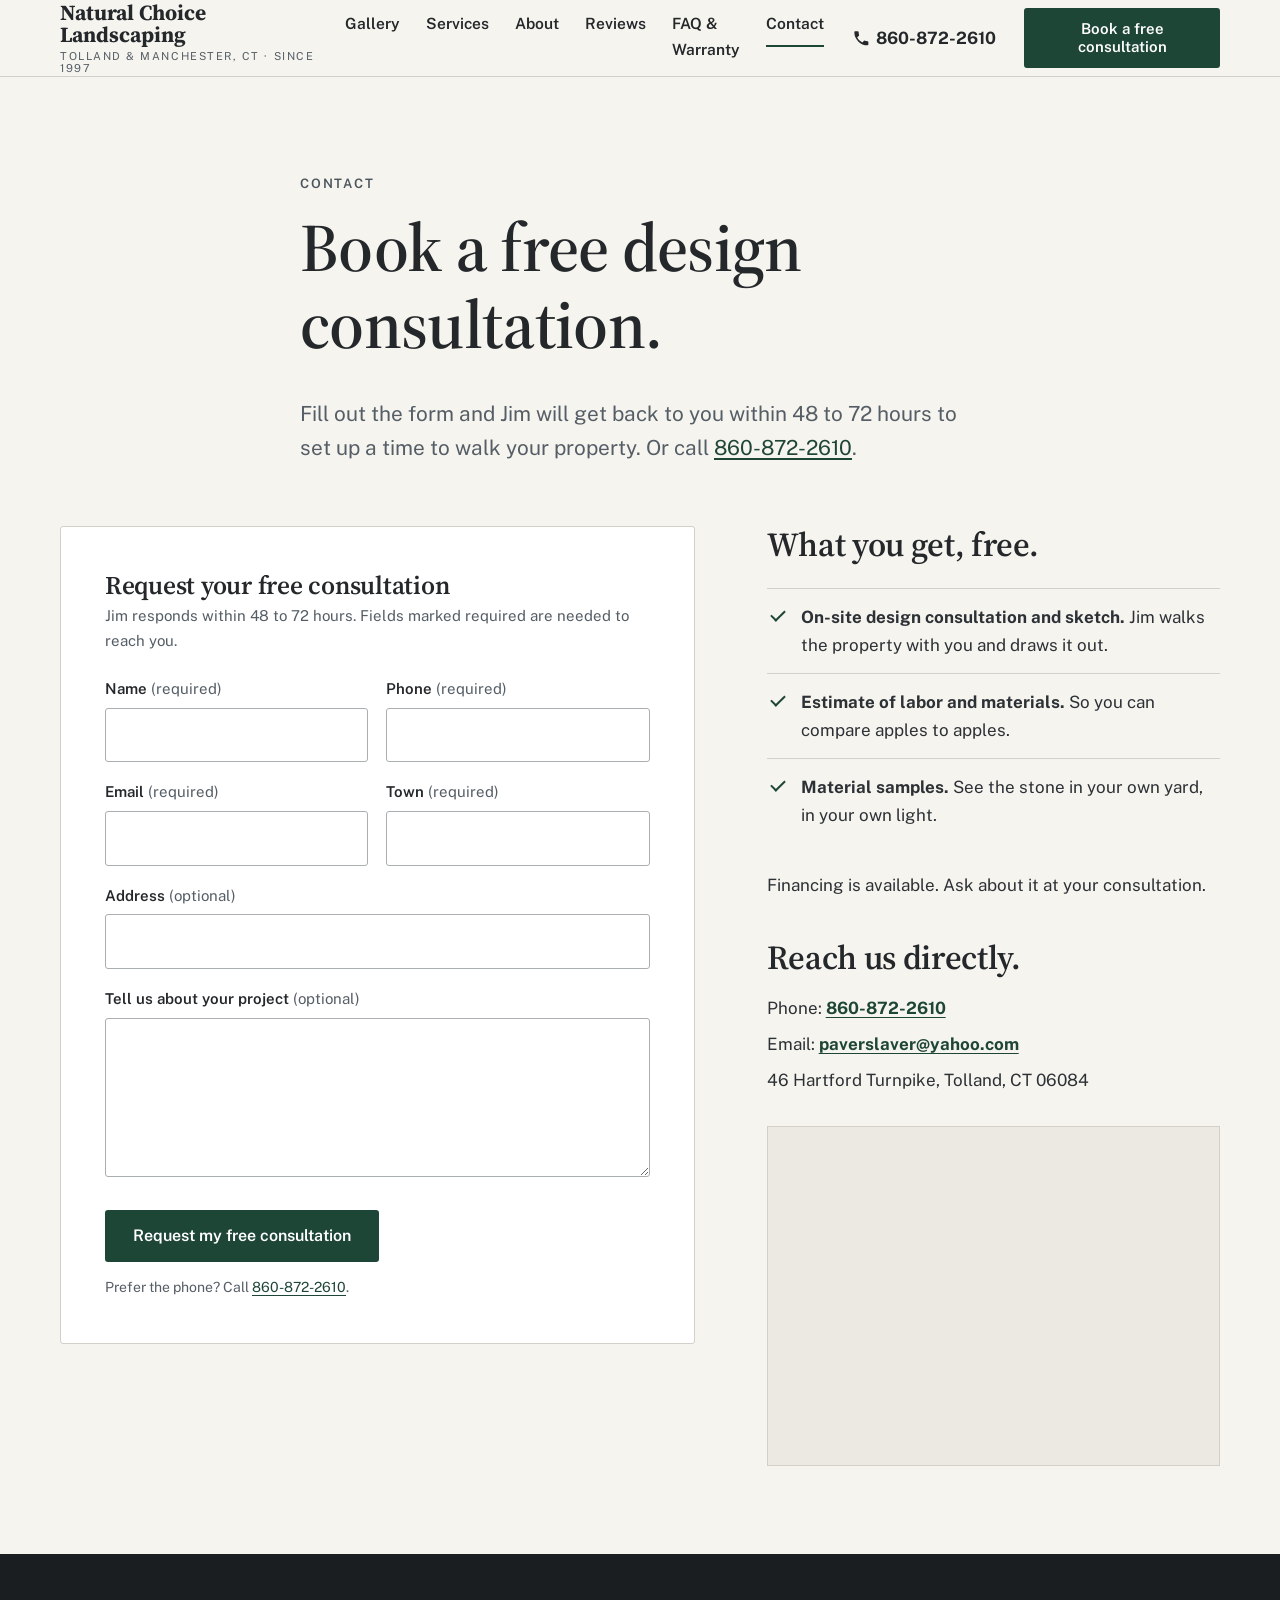
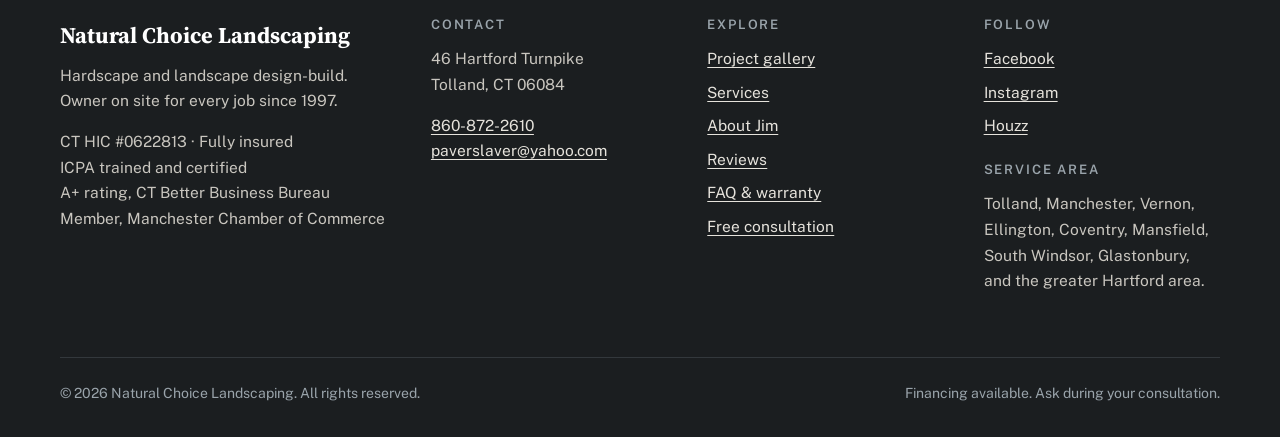
<file: natural-choice-landscaping/contact.html>
<!DOCTYPE html>
<html lang="en">
<head>
<meta charset="utf-8">
<meta name="viewport" content="width=device-width, initial-scale=1, viewport-fit=cover">
<title>Free Design Consultation | Landscaping Contractor Tolland CT | Natural Choice</title>
<meta name="description" content="Book a free on-site design consultation with Natural Choice Landscaping in Tolland, CT. Free sketch, estimate, and material samples. Call 860-872-2610. Response in 48 to 72 hours.">
<meta name="theme-color" content="#24282B">
<meta property="og:type" content="website">
<meta property="og:site_name" content="Natural Choice Landscaping">
<meta property="og:title" content="Free Design Consultation | Landscaping Contractor Tolland CT | Natural Choice">
<meta property="og:description" content="Book a free on-site design consultation with Natural Choice Landscaping in Tolland, CT. Free sketch, estimate, and material samples. Call 860-872-2610. Response in 48 to 72 hours.">
<meta property="og:locale" content="en_US">
<!-- [SEO: once the domain is live, add <link rel="canonical" href="https://YOURDOMAIN/contact.html"> and an og:image of a finished project] -->
<link rel="icon" href="img/favicon.svg" type="image/svg+xml">
<link rel="preconnect" href="https://fonts.googleapis.com">
<link rel="preconnect" href="https://fonts.gstatic.com" crossorigin>
<link rel="stylesheet" href="https://fonts.googleapis.com/css2?family=Public+Sans:wght@400;600;700&family=Source+Serif+4:opsz,wght@8..60,600;8..60,700&display=swap">
<link rel="stylesheet" href="css/styles.css">
<script type="application/ld+json">
{
  "@context": "https://schema.org",
  "@type": [
    "LocalBusiness",
    "HomeAndConstructionBusiness"
  ],
  "name": "Natural Choice Landscaping",
  "description": "Hardscape and landscape design-build contractor in Tolland, CT. Patios, walkways, retaining walls, poolscapes, outdoor kitchens, and more. Owner on site for every job since 1997.",
  "telephone": "+1-860-872-2610",
  "email": "paverslaver@yahoo.com",
  "foundingDate": "1997",
  "founder": {
    "@type": "Person",
    "name": "Jim MacGillvary"
  },
  "address": {
    "@type": "PostalAddress",
    "streetAddress": "46 Hartford Turnpike",
    "addressLocality": "Tolland",
    "addressRegion": "CT",
    "postalCode": "06084",
    "addressCountry": "US"
  },
  "hasCredential": {
    "@type": "EducationalOccupationalCredential",
    "credentialCategory": "license",
    "name": "Connecticut Home Improvement Contractor License",
    "identifier": "HIC #0622813",
    "recognizedBy": {
      "@type": "GovernmentOrganization",
      "name": "Connecticut Department of Consumer Protection"
    }
  },
  "areaServed": [
    {
      "@type": "City",
      "name": "Tolland, CT"
    },
    {
      "@type": "City",
      "name": "Manchester, CT"
    },
    {
      "@type": "City",
      "name": "Vernon, CT"
    },
    {
      "@type": "City",
      "name": "Ellington, CT"
    },
    {
      "@type": "City",
      "name": "Coventry, CT"
    },
    {
      "@type": "City",
      "name": "Mansfield, CT"
    },
    {
      "@type": "City",
      "name": "South Windsor, CT"
    },
    {
      "@type": "City",
      "name": "Glastonbury, CT"
    }
  ],
  "knowsAbout": [
    "Paver patios",
    "Walkways",
    "Driveways",
    "Retaining walls",
    "Sitting walls and columns",
    "Stone stairs",
    "Poolscapes",
    "Outdoor kitchens",
    "Fire features",
    "Water features",
    "Stone veneer and bluestone",
    "Boulders",
    "Landscape lighting",
    "Plantings",
    "3D landscape design",
    "Granite posts"
  ],
  "sameAs": [
    "https://www.instagram.com/landscapingnaturalchoice/"
  ]
}
</script>
</head>
<body>
<a class="skip-link" href="#main">Skip to content</a>
<header class="site-header">
  <div class="container header-inner">
    <a class="brand" href="index.html">
      <span class="brand__name">Natural Choice Landscaping</span>
      <span class="brand__sub">Tolland &amp; Manchester, CT &middot; Since 1997</span>
    </a>
    <nav id="site-nav" class="site-nav" aria-label="Main">
      <ul>
        <li><a href="gallery.html">Gallery</a></li>
        <li><a href="services.html">Services</a></li>
        <li><a href="about.html">About</a></li>
        <li><a href="reviews.html">Reviews</a></li>
        <li><a href="faq.html">FAQ & Warranty</a></li>
        <li><a href="contact.html" aria-current="page">Contact</a></li>
      </ul>
    </nav>
    <a class="header-phone" href="tel:+18608722610" aria-label="Call 860-872-2610"><svg class="icon" viewBox="0 0 24 24" aria-hidden="true" focusable="false"><path fill="currentColor" d="M6.6 10.8a15.1 15.1 0 0 0 6.6 6.6l2.2-2.2c.3-.3.7-.4 1-.2 1.1.4 2.3.6 3.6.6.6 0 1 .4 1 1V20c0 .6-.4 1-1 1A17 17 0 0 1 3 4c0-.6.4-1 1-1h3.5c.6 0 1 .4 1 1 0 1.3.2 2.5.6 3.6.1.3 0 .7-.2 1l-2.3 2.2z"/></svg><span class="header-phone__num">860-872-2610</span></a>
    <a class="btn btn--primary btn--sm header-cta" href="contact.html#consult-form">Book a free consultation</a>
    <button class="nav-toggle" type="button" aria-expanded="false" aria-controls="site-nav"><span class="nav-toggle__bars"></span><span class="visually-hidden">Menu</span></button>
  </div>
</header>
<main id="main">
<section class="page-intro">
  <div class="container narrow" style="margin-left:auto;margin-right:auto">
    <p class="eyebrow">Contact</p>
    <h1>Book a free design consultation.</h1>
    <p class="lede">Fill out the form and Jim will get back to you within 48 to 72 hours to set up a time to walk your property. Or call <a href="tel:+18608722610">860-872-2610</a>.</p>
  </div>
</section>
<section class="section--tight light" style="padding-top:0">
  <div class="container contact-layout">
    <div id="consult-form">
      <div class="form-card">
      <h3>Request your free consultation</h3>
      <p class="form-note">Jim responds within 48 to 72 hours. Fields marked required are needed to reach you.</p>
      <!-- [FORM SERVICE: replace YOUR_FORM_ID with a Formspree (or similar) form ID. Until then, the form opens the visitor's email app addressed to paverslaver@yahoo.com.] -->
      <form class="consult-form" id="contact-form" action="https://formspree.io/f/YOUR_FORM_ID" method="post" novalidate>
        <div class="form-grid">
        <div class="field">
          <label for="contact-form-name">Name <span class="req">(required)</span></label>
          <input id="contact-form-name" name="name" type="text" autocomplete="name" required aria-required="true" aria-describedby="contact-form-name-err">
          <span class="field__error" id="contact-form-name-err" aria-live="polite"></span>
        </div>
        <div class="field">
          <label for="contact-form-phone">Phone <span class="req">(required)</span></label>
          <input id="contact-form-phone" name="phone" type="tel" autocomplete="tel" required aria-required="true" aria-describedby="contact-form-phone-err" inputmode="tel">
          <span class="field__error" id="contact-form-phone-err" aria-live="polite"></span>
        </div>
        <div class="field">
          <label for="contact-form-email">Email <span class="req">(required)</span></label>
          <input id="contact-form-email" name="email" type="email" autocomplete="email" required aria-required="true" aria-describedby="contact-form-email-err">
          <span class="field__error" id="contact-form-email-err" aria-live="polite"></span>
        </div>
        <div class="field">
          <label for="contact-form-town">Town <span class="req">(required)</span></label>
          <input id="contact-form-town" name="town" type="text" autocomplete="address-level2" required aria-required="true" aria-describedby="contact-form-town-err">
          <span class="field__error" id="contact-form-town-err" aria-live="polite"></span>
        </div>
        <div class="field field--full">
          <label for="contact-form-address">Address <span class="req">(optional)</span></label>
          <input id="contact-form-address" name="address" type="text" autocomplete="street-address" aria-describedby="contact-form-address-err">
          <span class="field__error" id="contact-form-address-err" aria-live="polite"></span>
        </div>
        <div class="field field--full">
          <label for="contact-form-message">Tell us about your project <span class="req">(optional)</span></label>
          <textarea id="contact-form-message" name="message" rows="5" aria-describedby="contact-form-message-err"></textarea>
          <span class="field__error" id="contact-form-message-err" aria-live="polite"></span>
        </div>
        </div>
        <div style="position:absolute;left:-9999px" aria-hidden="true"><label>Company<input type="text" name="company" tabindex="-1" autocomplete="off"></label></div>
        <div class="form-actions"><button class="btn btn--primary" type="submit">Request my free consultation</button></div>
        <p class="form-fineprint">Prefer the phone? Call <a href="tel:+18608722610">860-872-2610</a>.</p>
        <div class="form-status"></div>
      </form>
    </div>
    </div>
    <aside class="contact-aside" aria-labelledby="free-title">
      <h2 id="free-title">What you get, free.</h2>
      <ul class="free-list">
        <li><strong>On-site design consultation and sketch.</strong> Jim walks the property with you and draws it out.</li>
        <li><strong>Estimate of labor and materials.</strong> So you can compare apples to apples.</li>
        <li><strong>Material samples.</strong> See the stone in your own yard, in your own light.</li>
      </ul>
      <p>Financing is available. Ask about it at your consultation.</p>
      <h2 style="margin-top:40px">Reach us directly.</h2>
      <ul class="contact-lines">
        <li>Phone: <a href="tel:+18608722610">860-872-2610</a></li>
        <li>Email: <a href="mailto:paverslaver@yahoo.com">paverslaver@yahoo.com</a></li>
        <li><address style="font-style:normal">46 Hartford Turnpike, Tolland, CT 06084</address></li>
      </ul>
      <div class="map-embed">
        <iframe title="Map of 46 Hartford Turnpike, Tolland, CT 06084" src="https://www.google.com/maps?q=46+Hartford+Turnpike,+Tolland,+CT+06084&amp;output=embed" loading="lazy" referrerpolicy="no-referrer-when-downgrade"></iframe>
      </div>
    </aside>
  </div>
</section>
</main>
<footer class="site-footer">
  <div class="container">
    <div class="footer-grid">
      <div>
        <p class="footer-brand">Natural Choice Landscaping</p>
        <p>Hardscape and landscape design-build. Owner on site for every job since 1997.</p>
        <p>CT HIC #0622813 &middot; Fully insured<br>ICPA trained and certified<br>A+ rating, CT Better Business Bureau<br>Member, Manchester Chamber of Commerce</p>
      </div>
      <div>
        <h2>Contact</h2>
        <address style="font-style:normal">
          <p>46 Hartford Turnpike<br>Tolland, CT 06084</p>
          <p><a href="tel:+18608722610">860-872-2610</a><br><a href="mailto:paverslaver@yahoo.com">paverslaver@yahoo.com</a></p>
        </address>
      </div>
      <div>
        <h2>Explore</h2>
        <ul>
          <li><a href="gallery.html">Project gallery</a></li>
          <li><a href="services.html">Services</a></li>
          <li><a href="about.html">About Jim</a></li>
          <li><a href="reviews.html">Reviews</a></li>
          <li><a href="faq.html">FAQ &amp; warranty</a></li>
          <li><a href="contact.html">Free consultation</a></li>
        </ul>
      </div>
      <div>
        <h2>Follow</h2>
        <ul>
          <!-- [LINK: paste Facebook page URL into href] -->
          <li><a href="#" data-todo="facebook-url">Facebook</a></li>
          <li><a href="https://www.instagram.com/landscapingnaturalchoice/" rel="noopener">Instagram</a></li>
          <!-- [LINK: paste Houzz profile URL into href] -->
          <li><a href="#" data-todo="houzz-url">Houzz</a></li>
        </ul>
        <h2 style="margin-top:24px">Service area</h2>
        <p>Tolland, Manchester, Vernon, Ellington, Coventry, Mansfield, South Windsor, Glastonbury, and the greater Hartford area.</p>
      </div>
    </div>
    <div class="footer-bottom">
      <span>&copy; <span data-year>2026</span> Natural Choice Landscaping. All rights reserved.</span>
      <span>Financing available. Ask during your consultation.</span>
    </div>
  </div>
</footer>
<nav class="mobile-bar" aria-label="Quick contact">
  <a href="tel:+18608722610"><svg class="icon" viewBox="0 0 24 24" aria-hidden="true" focusable="false"><path fill="currentColor" d="M6.6 10.8a15.1 15.1 0 0 0 6.6 6.6l2.2-2.2c.3-.3.7-.4 1-.2 1.1.4 2.3.6 3.6.6.6 0 1 .4 1 1V20c0 .6-.4 1-1 1A17 17 0 0 1 3 4c0-.6.4-1 1-1h3.5c.6 0 1 .4 1 1 0 1.3.2 2.5.6 3.6.1.3 0 .7-.2 1l-2.3 2.2z"/></svg> <span>Call <span class="mobile-bar__num">860-872-2610</span></span></a>
  <a href="contact.html#consult-form">Get a Quote</a>
</nav>
<script src="js/main.js" defer></script>
</body>
</html>
</file>
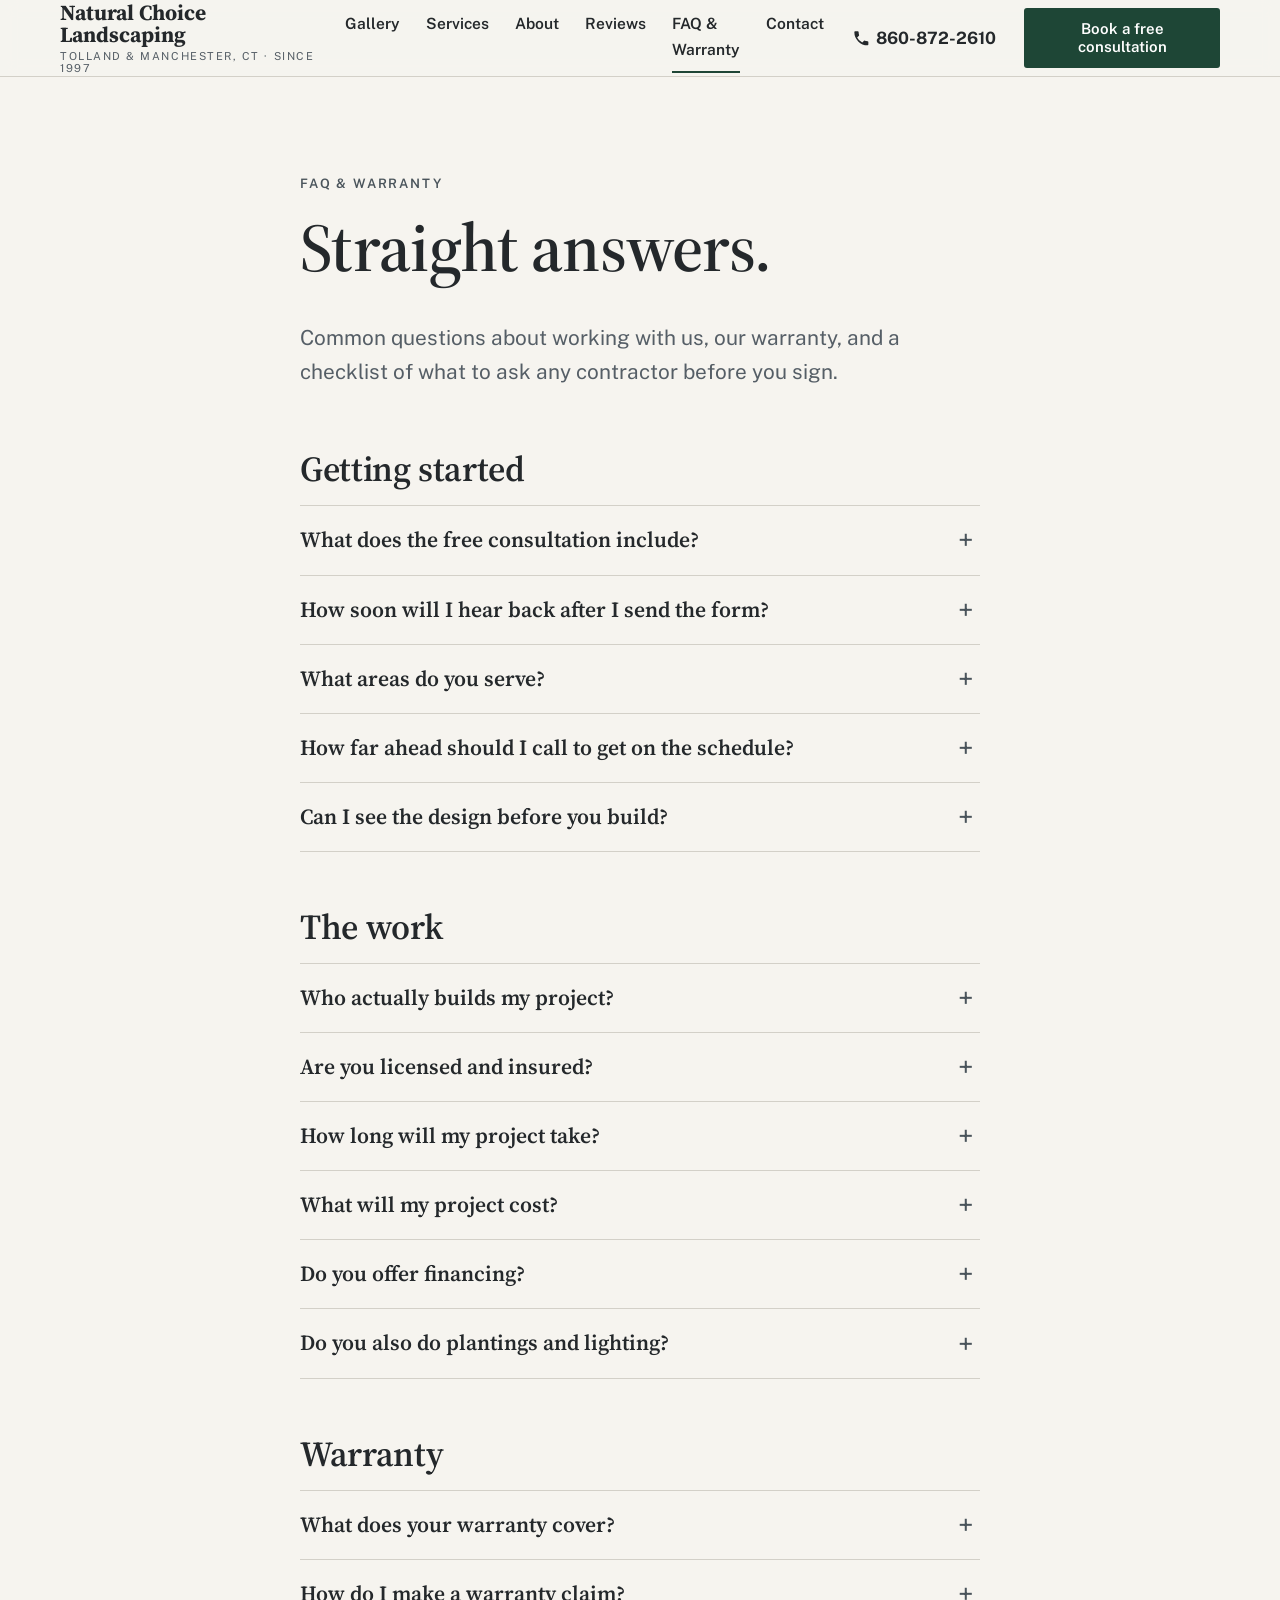
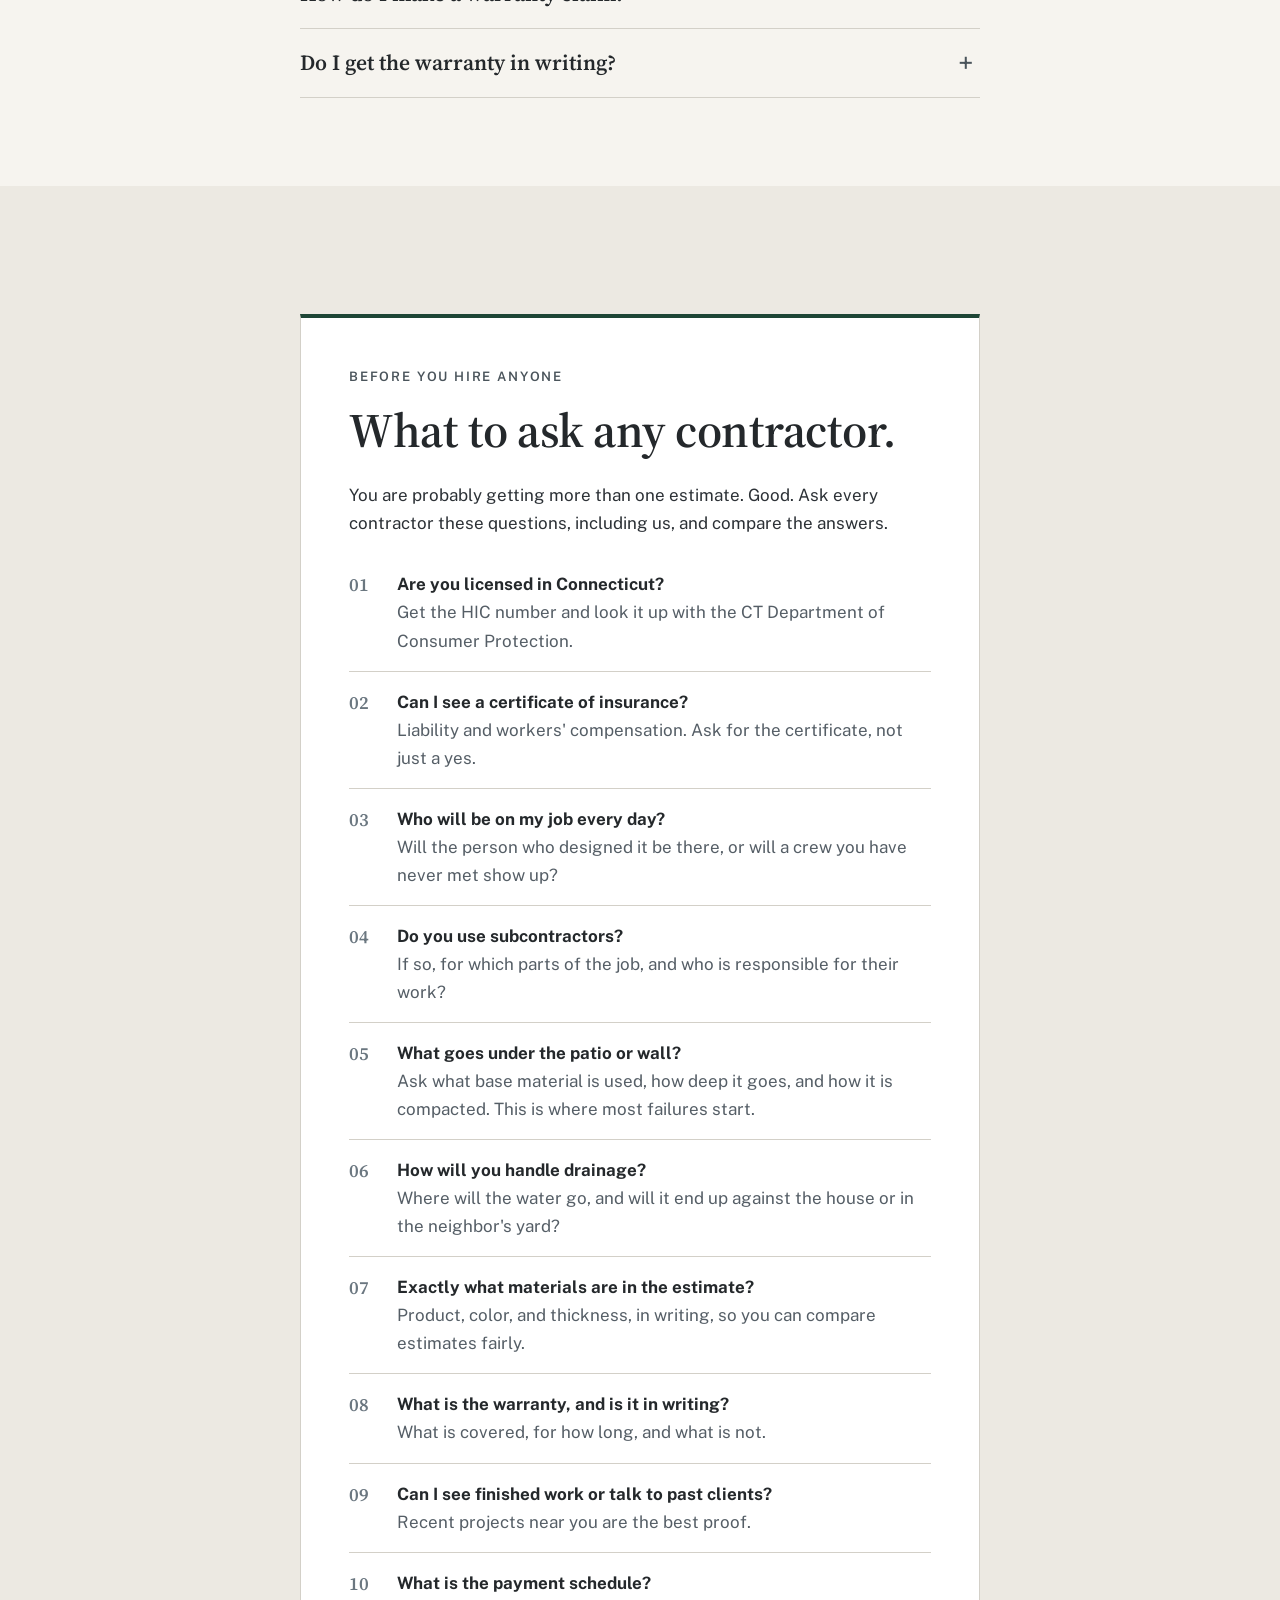
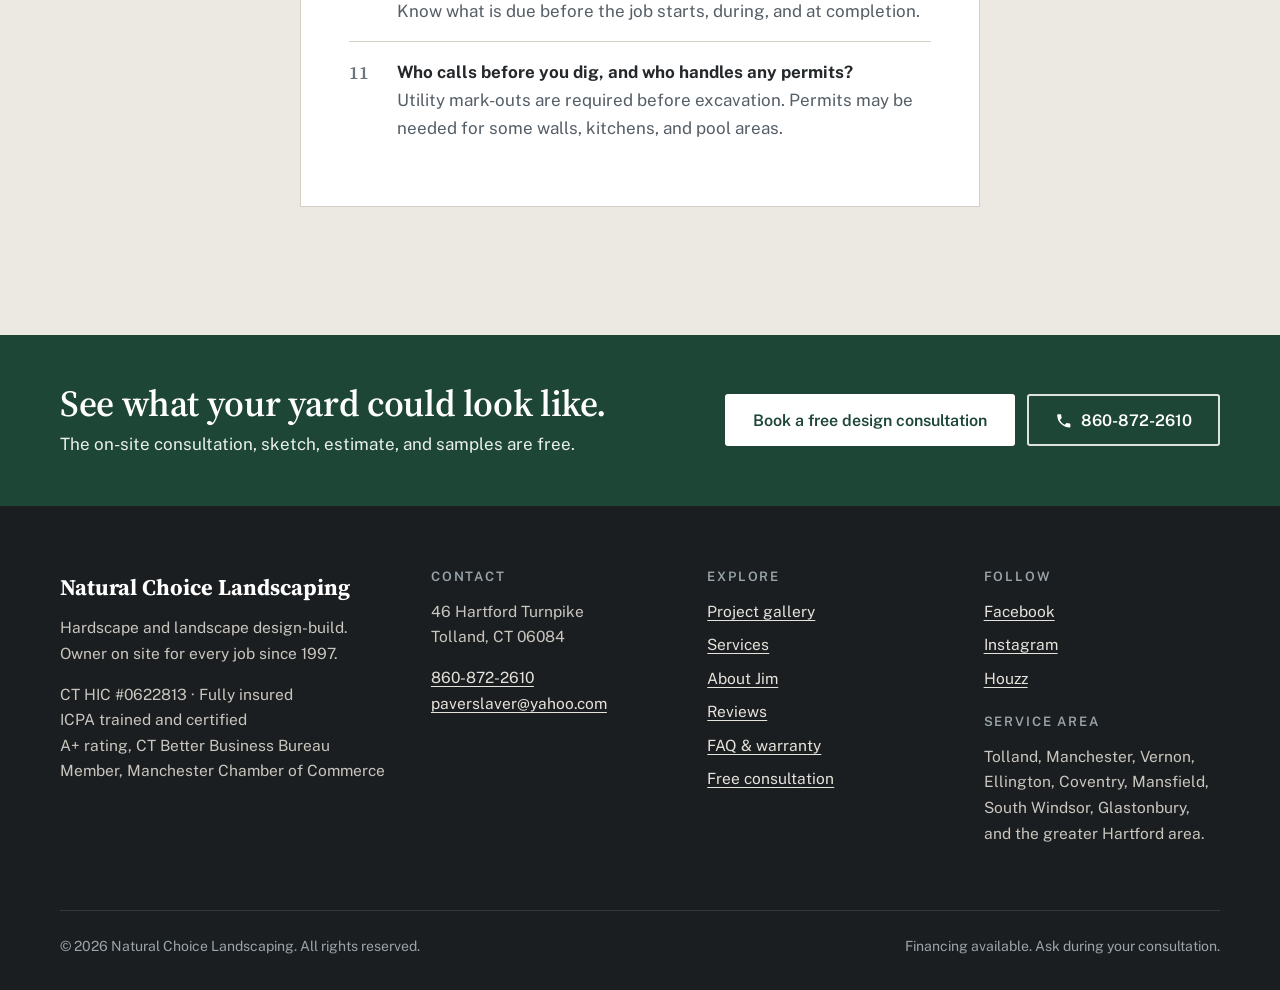
<file: natural-choice-landscaping/faq.html>
<!DOCTYPE html>
<html lang="en">
<head>
<meta charset="utf-8">
<meta name="viewport" content="width=device-width, initial-scale=1, viewport-fit=cover">
<title>FAQ & Warranty | Hardscape Contractor in Tolland, CT | Natural Choice Landscaping</title>
<meta name="description" content="Answers about free consultations, licensing, financing, timelines, and warranty from Natural Choice Landscaping in Tolland, CT. Plus a checklist of questions to ask any contractor.">
<meta name="theme-color" content="#24282B">
<meta property="og:type" content="website">
<meta property="og:site_name" content="Natural Choice Landscaping">
<meta property="og:title" content="FAQ & Warranty | Hardscape Contractor in Tolland, CT | Natural Choice Landscaping">
<meta property="og:description" content="Answers about free consultations, licensing, financing, timelines, and warranty from Natural Choice Landscaping in Tolland, CT. Plus a checklist of questions to ask any contractor.">
<meta property="og:locale" content="en_US">
<!-- [SEO: once the domain is live, add <link rel="canonical" href="https://YOURDOMAIN/faq.html"> and an og:image of a finished project] -->
<link rel="icon" href="img/favicon.svg" type="image/svg+xml">
<link rel="preconnect" href="https://fonts.googleapis.com">
<link rel="preconnect" href="https://fonts.gstatic.com" crossorigin>
<link rel="stylesheet" href="https://fonts.googleapis.com/css2?family=Public+Sans:wght@400;600;700&family=Source+Serif+4:opsz,wght@8..60,600;8..60,700&display=swap">
<link rel="stylesheet" href="css/styles.css">
<script type="application/ld+json">
{
  "@context": "https://schema.org",
  "@type": [
    "LocalBusiness",
    "HomeAndConstructionBusiness"
  ],
  "name": "Natural Choice Landscaping",
  "description": "Hardscape and landscape design-build contractor in Tolland, CT. Patios, walkways, retaining walls, poolscapes, outdoor kitchens, and more. Owner on site for every job since 1997.",
  "telephone": "+1-860-872-2610",
  "email": "paverslaver@yahoo.com",
  "foundingDate": "1997",
  "founder": {
    "@type": "Person",
    "name": "Jim MacGillvary"
  },
  "address": {
    "@type": "PostalAddress",
    "streetAddress": "46 Hartford Turnpike",
    "addressLocality": "Tolland",
    "addressRegion": "CT",
    "postalCode": "06084",
    "addressCountry": "US"
  },
  "hasCredential": {
    "@type": "EducationalOccupationalCredential",
    "credentialCategory": "license",
    "name": "Connecticut Home Improvement Contractor License",
    "identifier": "HIC #0622813",
    "recognizedBy": {
      "@type": "GovernmentOrganization",
      "name": "Connecticut Department of Consumer Protection"
    }
  },
  "areaServed": [
    {
      "@type": "City",
      "name": "Tolland, CT"
    },
    {
      "@type": "City",
      "name": "Manchester, CT"
    },
    {
      "@type": "City",
      "name": "Vernon, CT"
    },
    {
      "@type": "City",
      "name": "Ellington, CT"
    },
    {
      "@type": "City",
      "name": "Coventry, CT"
    },
    {
      "@type": "City",
      "name": "Mansfield, CT"
    },
    {
      "@type": "City",
      "name": "South Windsor, CT"
    },
    {
      "@type": "City",
      "name": "Glastonbury, CT"
    }
  ],
  "knowsAbout": [
    "Paver patios",
    "Walkways",
    "Driveways",
    "Retaining walls",
    "Sitting walls and columns",
    "Stone stairs",
    "Poolscapes",
    "Outdoor kitchens",
    "Fire features",
    "Water features",
    "Stone veneer and bluestone",
    "Boulders",
    "Landscape lighting",
    "Plantings",
    "3D landscape design",
    "Granite posts"
  ],
  "sameAs": [
    "https://www.instagram.com/landscapingnaturalchoice/"
  ]
}
</script>
</head>
<body>
<a class="skip-link" href="#main">Skip to content</a>
<header class="site-header">
  <div class="container header-inner">
    <a class="brand" href="index.html">
      <span class="brand__name">Natural Choice Landscaping</span>
      <span class="brand__sub">Tolland &amp; Manchester, CT &middot; Since 1997</span>
    </a>
    <nav id="site-nav" class="site-nav" aria-label="Main">
      <ul>
        <li><a href="gallery.html">Gallery</a></li>
        <li><a href="services.html">Services</a></li>
        <li><a href="about.html">About</a></li>
        <li><a href="reviews.html">Reviews</a></li>
        <li><a href="faq.html" aria-current="page">FAQ & Warranty</a></li>
        <li><a href="contact.html">Contact</a></li>
      </ul>
    </nav>
    <a class="header-phone" href="tel:+18608722610" aria-label="Call 860-872-2610"><svg class="icon" viewBox="0 0 24 24" aria-hidden="true" focusable="false"><path fill="currentColor" d="M6.6 10.8a15.1 15.1 0 0 0 6.6 6.6l2.2-2.2c.3-.3.7-.4 1-.2 1.1.4 2.3.6 3.6.6.6 0 1 .4 1 1V20c0 .6-.4 1-1 1A17 17 0 0 1 3 4c0-.6.4-1 1-1h3.5c.6 0 1 .4 1 1 0 1.3.2 2.5.6 3.6.1.3 0 .7-.2 1l-2.3 2.2z"/></svg><span class="header-phone__num">860-872-2610</span></a>
    <a class="btn btn--primary btn--sm header-cta" href="contact.html#consult-form">Book a free consultation</a>
    <button class="nav-toggle" type="button" aria-expanded="false" aria-controls="site-nav"><span class="nav-toggle__bars"></span><span class="visually-hidden">Menu</span></button>
  </div>
</header>
<main id="main">
<section class="page-intro">
  <div class="container narrow">
    <p class="eyebrow">FAQ &amp; warranty</p>
    <h1>Straight answers.</h1>
    <p class="lede">Common questions about working with us, our warranty, and a checklist of what to ask any contractor before you sign.</p>
  </div>
</section>
<section class="section--tight" style="padding-top:0">
  <div class="container narrow">
    <div class="faq-group">
      <h2>Getting started</h2>
      <div class="accordion">
      <details>
        <summary>What does the free consultation include?</summary>
        <div class="answer"><p>Jim comes to your property, walks it with you, and sketches a plan on site. You get an estimate of labor and materials and samples of the materials so you can see them in your own yard. There is no charge for any of it.</p></div>
      </details>
      <details>
        <summary>How soon will I hear back after I send the form?</summary>
        <div class="answer"><p>Within 48 to 72 hours. If you need a faster answer, call <a href="tel:+18608722610">860-872-2610</a>.</p></div>
      </details>
      <details>
        <summary>What areas do you serve?</summary>
        <div class="answer"><p>Tolland, Manchester, Vernon, Ellington, Coventry, Mansfield, South Windsor, Glastonbury, and the greater Hartford area. If your town is not listed, call and ask.</p></div>
      </details>
      <details>
        <summary>How far ahead should I call to get on the schedule?</summary>
        <div class="answer"><p><span class="placeholder-text">[SCHEDULING: confirm typical lead time and booking season with owner]</span></p></div>
      </details>
      <details>
        <summary>Can I see the design before you build?</summary>
        <div class="answer"><p>Yes. You will see a sketch at the consultation. For projects where it helps, we create a 3D digital design so you can see the layout and materials before any digging starts.</p></div>
      </details>
      </div>
    </div>
    <div class="faq-group">
      <h2>The work</h2>
      <div class="accordion">
      <details>
        <summary>Who actually builds my project?</summary>
        <div class="answer"><p>Our own crew. We do not subcontract the work. Jim MacGillvary, the owner, is on site for every job, from design through completion.</p></div>
      </details>
      <details>
        <summary>Are you licensed and insured?</summary>
        <div class="answer"><p>Yes. We hold Connecticut Home Improvement Contractor license HIC #0622813 and are fully insured. Jim is ICPA trained and certified, and we have an A+ rating with the CT Better Business Bureau.</p></div>
      </details>
      <details>
        <summary>How long will my project take?</summary>
        <div class="answer"><p>It depends on the size of the project, site access, and the materials. <span class="placeholder-text">[TIMELINE: confirm typical durations for a patio, wall, and full backyard with owner]</span></p></div>
      </details>
      <details>
        <summary>What will my project cost?</summary>
        <div class="answer"><p>Every yard is different: size, materials, access, grading, and drainage all affect price. That is why the consultation is on site and free. You will get an estimate of labor and materials for your specific project.</p></div>
      </details>
      <details>
        <summary>Do you offer financing?</summary>
        <div class="answer"><p>Yes, financing is available. <span class="placeholder-text">[FINANCING DETAILS: confirm lender, terms, and how to apply with owner]</span> Ask about it at your consultation.</p></div>
      </details>
      <details>
        <summary>Do you also do plantings and lighting?</summary>
        <div class="answer"><p>Yes. Plantings and landscape lighting are planned along with the stonework, so the whole project is designed together. See <a href="services.html#plantings">plantings</a> and <a href="services.html#lighting">landscape lighting</a>.</p></div>
      </details>
      </div>
    </div>
    
    <div class="faq-group" id="warranty">
      <h2>Warranty</h2>
      <div class="accordion">
      <details>
        <summary>What does your warranty cover?</summary>
        <div class="answer"><p><span class="placeholder-text">[WARRANTY TERMS: confirm with owner. What is covered, for how long, and what is excluded.]</span></p></div>
      </details>
      <details>
        <summary>How do I make a warranty claim?</summary>
        <div class="answer"><p>Call <a href="tel:+18608722610">860-872-2610</a> or email <a href="mailto:paverslaver@yahoo.com">paverslaver@yahoo.com</a> with your name, address, and a photo of the issue. <span class="placeholder-text">[WARRANTY PROCESS: confirm with owner]</span></p></div>
      </details>
      <details>
        <summary>Do I get the warranty in writing?</summary>
        <div class="answer"><p><span class="placeholder-text">[WARRANTY DOCUMENT: confirm with owner how and when the written warranty is provided]</span></p></div>
      </details>
      </div>
    </div>
  </div>
</section>
<section class="section section--alt" id="checklist" aria-labelledby="checklist-title">
  <div class="container narrow">
    <div class="checklist-box">
      <p class="eyebrow">Before you hire anyone</p>
      <h2 id="checklist-title">What to ask any contractor.</h2>
      <p>You are probably getting more than one estimate. Good. Ask every contractor these questions, including us, and compare the answers.</p>
      <ol class="checklist">
        <li><strong>Are you licensed in Connecticut?</strong><span>Get the HIC number and look it up with the CT Department of Consumer Protection.</span></li>
        <li><strong>Can I see a certificate of insurance?</strong><span>Liability and workers' compensation. Ask for the certificate, not just a yes.</span></li>
        <li><strong>Who will be on my job every day?</strong><span>Will the person who designed it be there, or will a crew you have never met show up?</span></li>
        <li><strong>Do you use subcontractors?</strong><span>If so, for which parts of the job, and who is responsible for their work?</span></li>
        <li><strong>What goes under the patio or wall?</strong><span>Ask what base material is used, how deep it goes, and how it is compacted. This is where most failures start.</span></li>
        <li><strong>How will you handle drainage?</strong><span>Where will the water go, and will it end up against the house or in the neighbor's yard?</span></li>
        <li><strong>Exactly what materials are in the estimate?</strong><span>Product, color, and thickness, in writing, so you can compare estimates fairly.</span></li>
        <li><strong>What is the warranty, and is it in writing?</strong><span>What is covered, for how long, and what is not.</span></li>
        <li><strong>Can I see finished work or talk to past clients?</strong><span>Recent projects near you are the best proof.</span></li>
        <li><strong>What is the payment schedule?</strong><span>Know what is due before the job starts, during, and at completion.</span></li>
        <li><strong>Who calls before you dig, and who handles any permits?</strong><span>Utility mark-outs are required before excavation. Permits may be needed for some walls, kitchens, and pool areas.</span></li>
      </ol>
    </div>
  </div>
</section>
</main>
<section class="cta-strip" aria-label="Book a consultation">
  <div class="container">
    <div>
      <h2>See what your yard could look like.</h2>
      <p>The on-site consultation, sketch, estimate, and samples are free.</p>
    </div>
    <div class="btn-row">
      <a class="btn btn--primary" href="contact.html#consult-form">Book a free design consultation</a>
      <a class="btn btn--light" href="tel:+18608722610"><svg class="icon" viewBox="0 0 24 24" aria-hidden="true" focusable="false"><path fill="currentColor" d="M6.6 10.8a15.1 15.1 0 0 0 6.6 6.6l2.2-2.2c.3-.3.7-.4 1-.2 1.1.4 2.3.6 3.6.6.6 0 1 .4 1 1V20c0 .6-.4 1-1 1A17 17 0 0 1 3 4c0-.6.4-1 1-1h3.5c.6 0 1 .4 1 1 0 1.3.2 2.5.6 3.6.1.3 0 .7-.2 1l-2.3 2.2z"/></svg> 860-872-2610</a>
    </div>
  </div>
</section>
<footer class="site-footer">
  <div class="container">
    <div class="footer-grid">
      <div>
        <p class="footer-brand">Natural Choice Landscaping</p>
        <p>Hardscape and landscape design-build. Owner on site for every job since 1997.</p>
        <p>CT HIC #0622813 &middot; Fully insured<br>ICPA trained and certified<br>A+ rating, CT Better Business Bureau<br>Member, Manchester Chamber of Commerce</p>
      </div>
      <div>
        <h2>Contact</h2>
        <address style="font-style:normal">
          <p>46 Hartford Turnpike<br>Tolland, CT 06084</p>
          <p><a href="tel:+18608722610">860-872-2610</a><br><a href="mailto:paverslaver@yahoo.com">paverslaver@yahoo.com</a></p>
        </address>
      </div>
      <div>
        <h2>Explore</h2>
        <ul>
          <li><a href="gallery.html">Project gallery</a></li>
          <li><a href="services.html">Services</a></li>
          <li><a href="about.html">About Jim</a></li>
          <li><a href="reviews.html">Reviews</a></li>
          <li><a href="faq.html">FAQ &amp; warranty</a></li>
          <li><a href="contact.html">Free consultation</a></li>
        </ul>
      </div>
      <div>
        <h2>Follow</h2>
        <ul>
          <!-- [LINK: paste Facebook page URL into href] -->
          <li><a href="#" data-todo="facebook-url">Facebook</a></li>
          <li><a href="https://www.instagram.com/landscapingnaturalchoice/" rel="noopener">Instagram</a></li>
          <!-- [LINK: paste Houzz profile URL into href] -->
          <li><a href="#" data-todo="houzz-url">Houzz</a></li>
        </ul>
        <h2 style="margin-top:24px">Service area</h2>
        <p>Tolland, Manchester, Vernon, Ellington, Coventry, Mansfield, South Windsor, Glastonbury, and the greater Hartford area.</p>
      </div>
    </div>
    <div class="footer-bottom">
      <span>&copy; <span data-year>2026</span> Natural Choice Landscaping. All rights reserved.</span>
      <span>Financing available. Ask during your consultation.</span>
    </div>
  </div>
</footer>
<nav class="mobile-bar" aria-label="Quick contact">
  <a href="tel:+18608722610"><svg class="icon" viewBox="0 0 24 24" aria-hidden="true" focusable="false"><path fill="currentColor" d="M6.6 10.8a15.1 15.1 0 0 0 6.6 6.6l2.2-2.2c.3-.3.7-.4 1-.2 1.1.4 2.3.6 3.6.6.6 0 1 .4 1 1V20c0 .6-.4 1-1 1A17 17 0 0 1 3 4c0-.6.4-1 1-1h3.5c.6 0 1 .4 1 1 0 1.3.2 2.5.6 3.6.1.3 0 .7-.2 1l-2.3 2.2z"/></svg> <span>Call <span class="mobile-bar__num">860-872-2610</span></span></a>
  <a href="contact.html#consult-form">Get a Quote</a>
</nav>
<script src="js/main.js" defer></script>
</body>
</html>
</file>
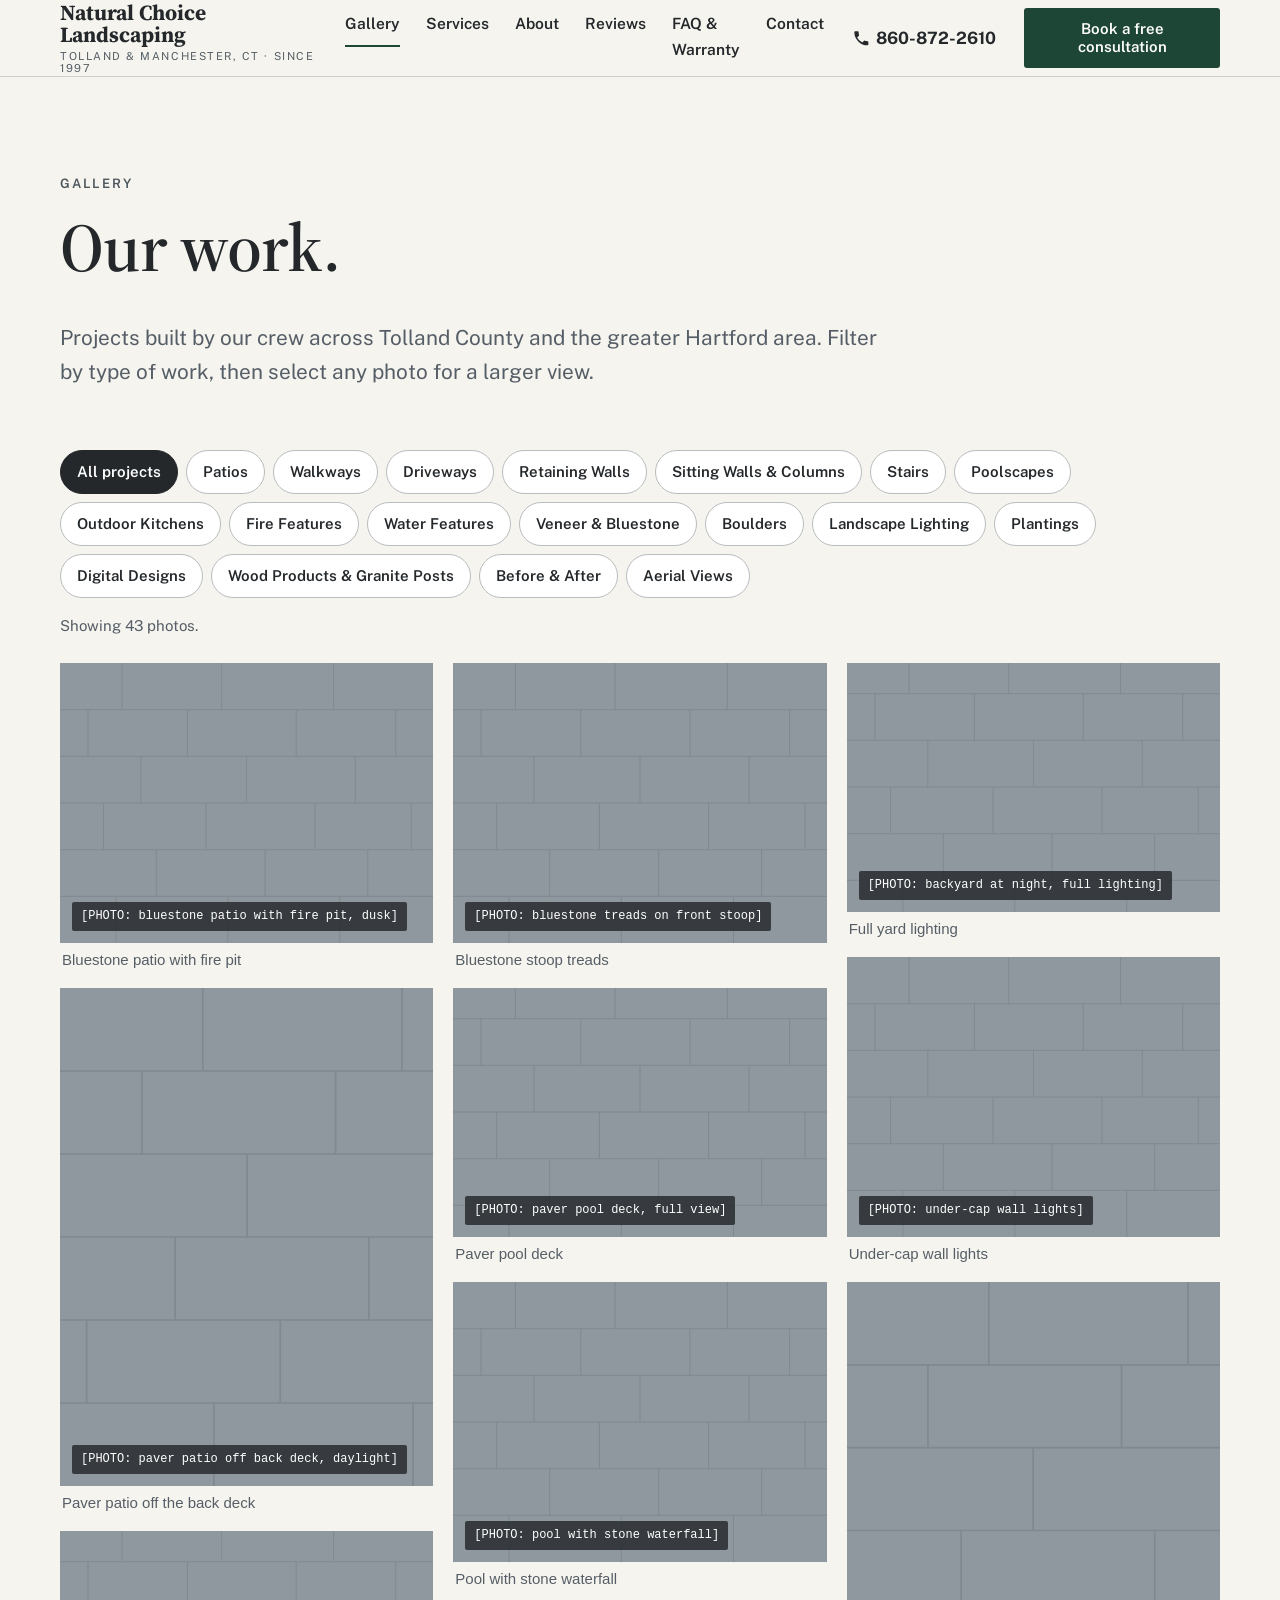
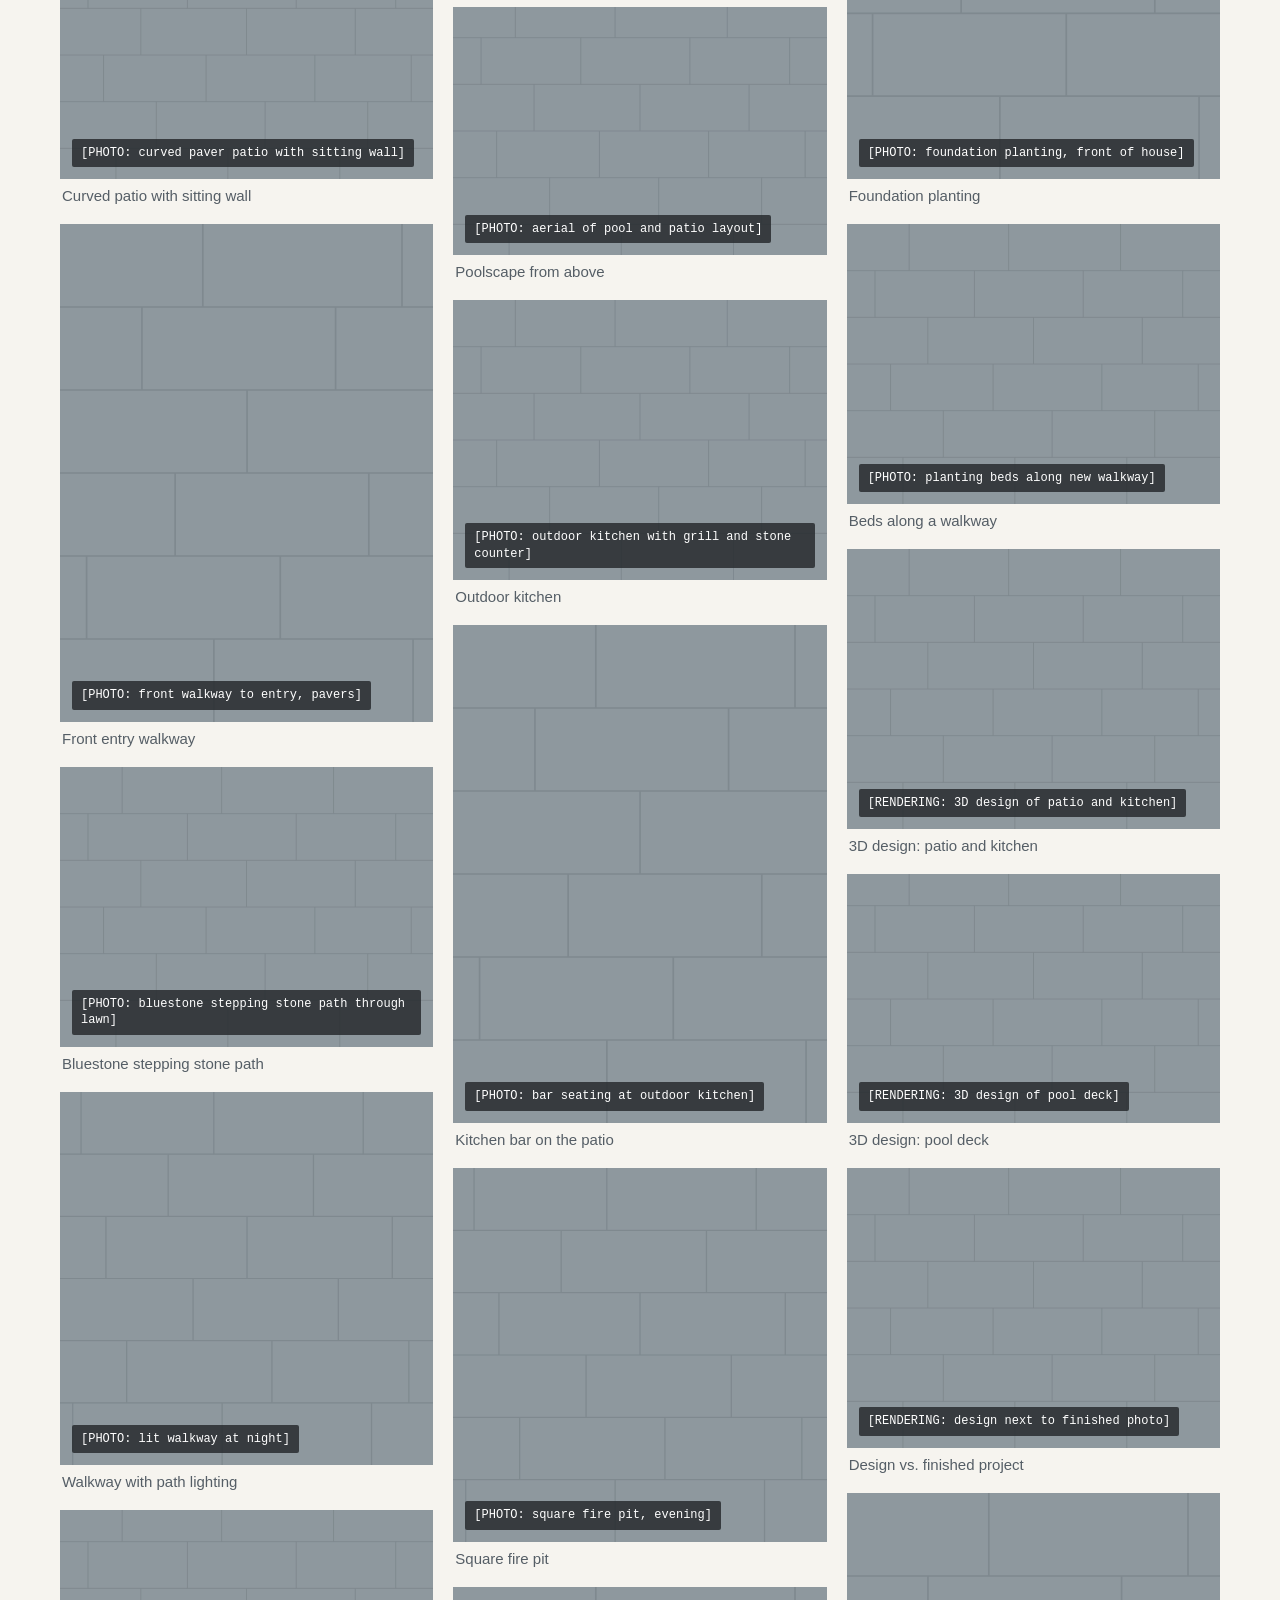
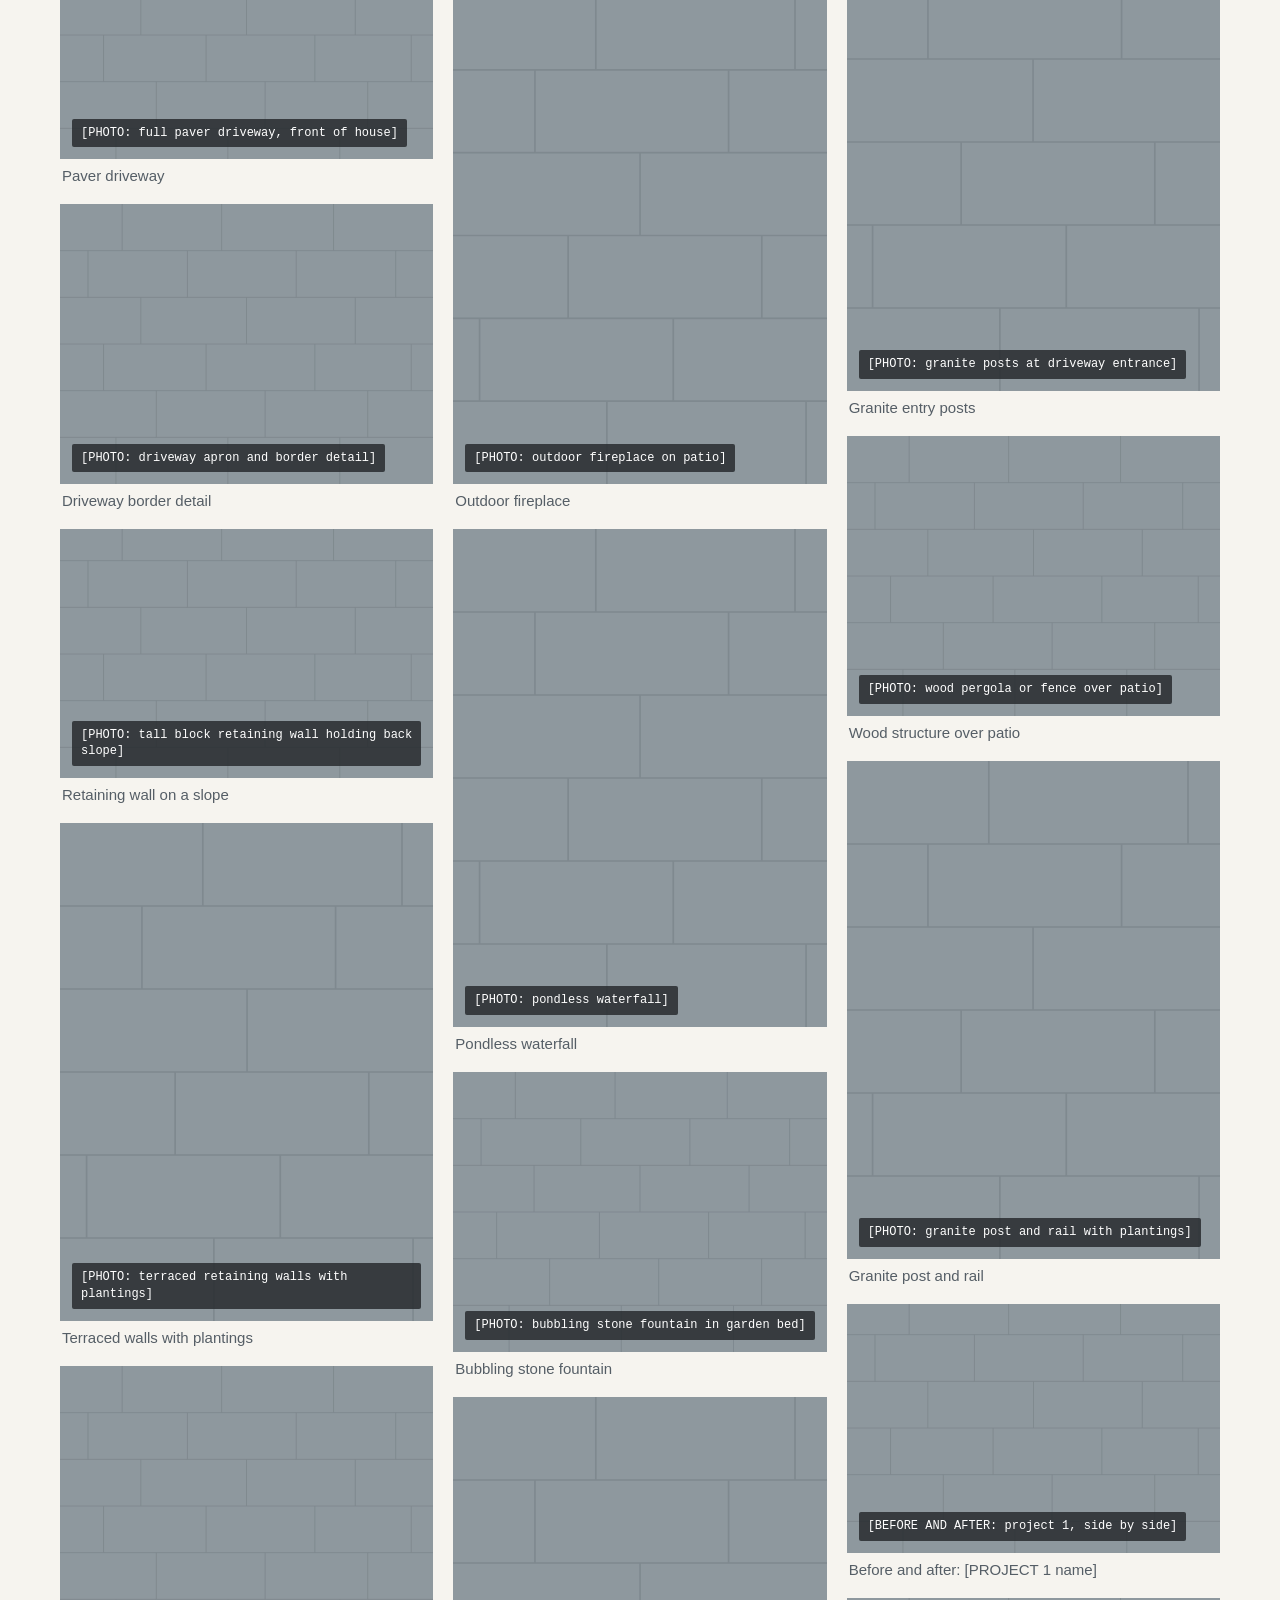
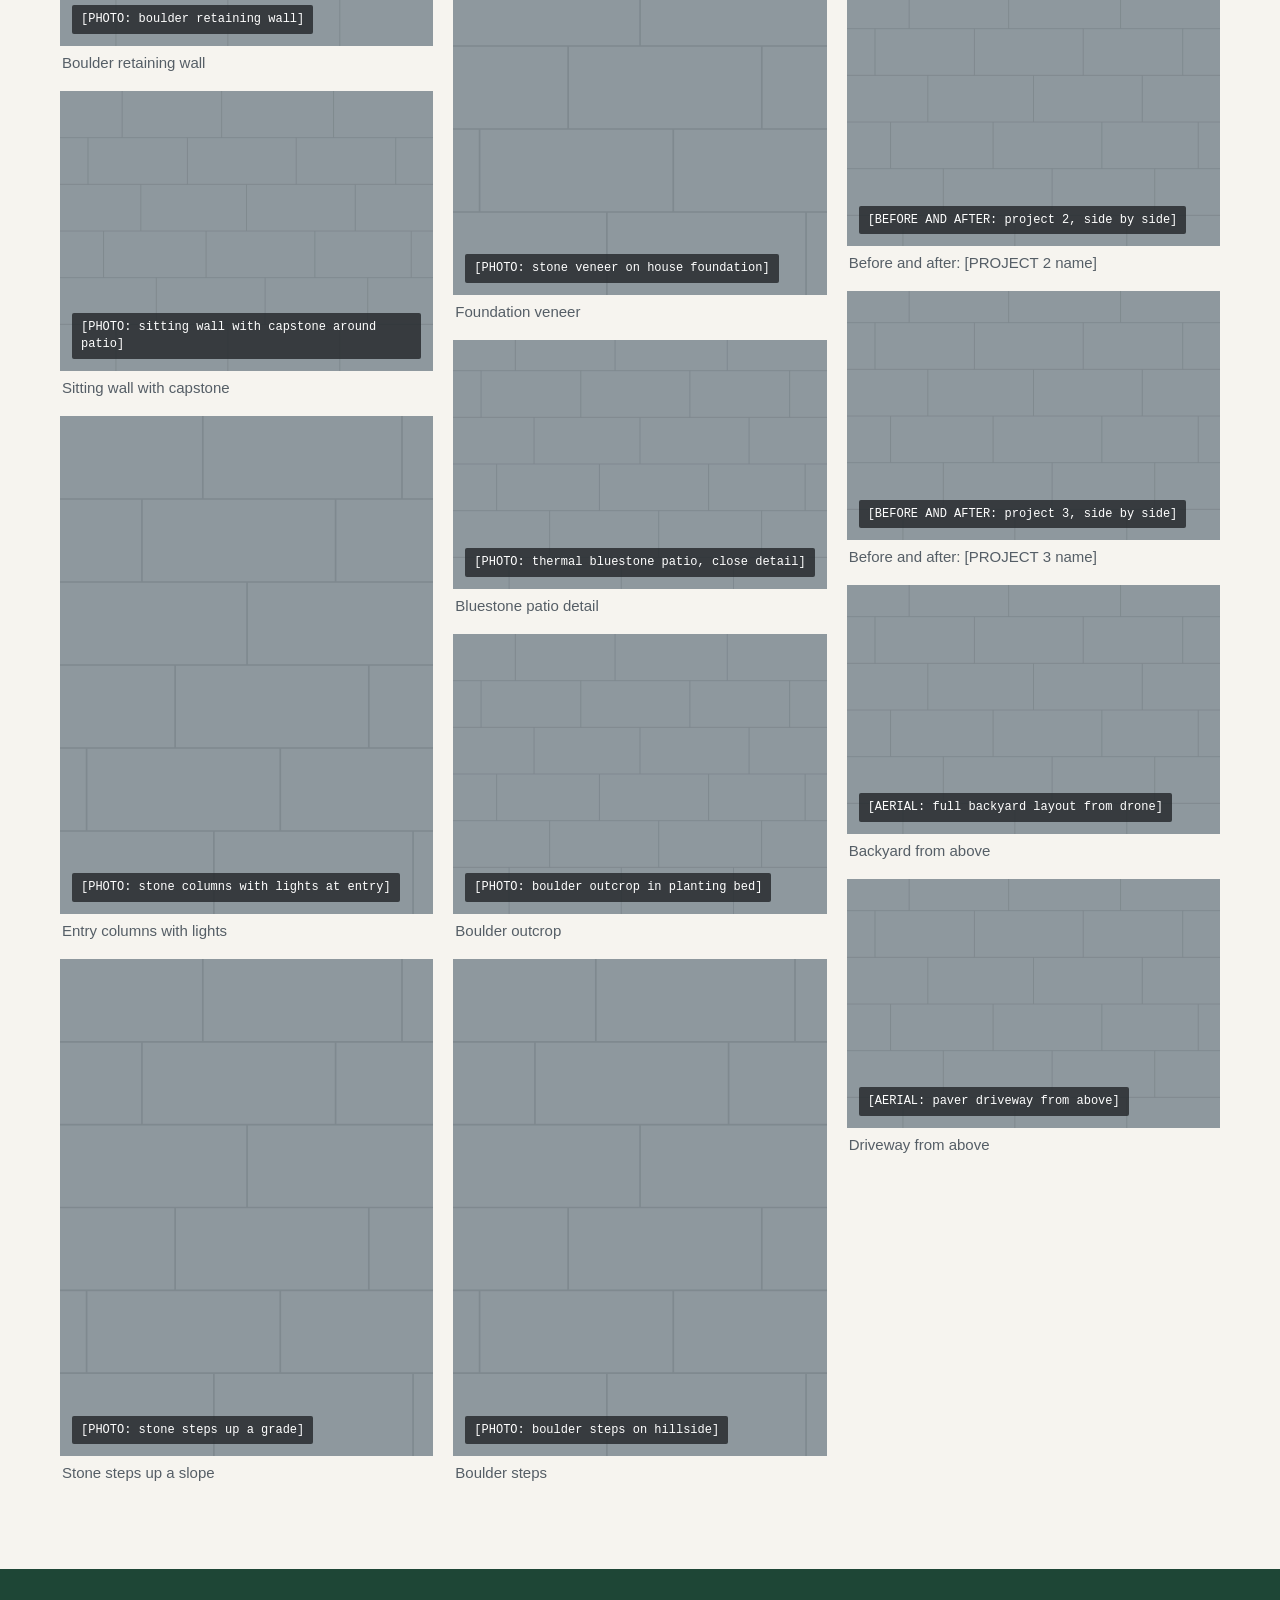
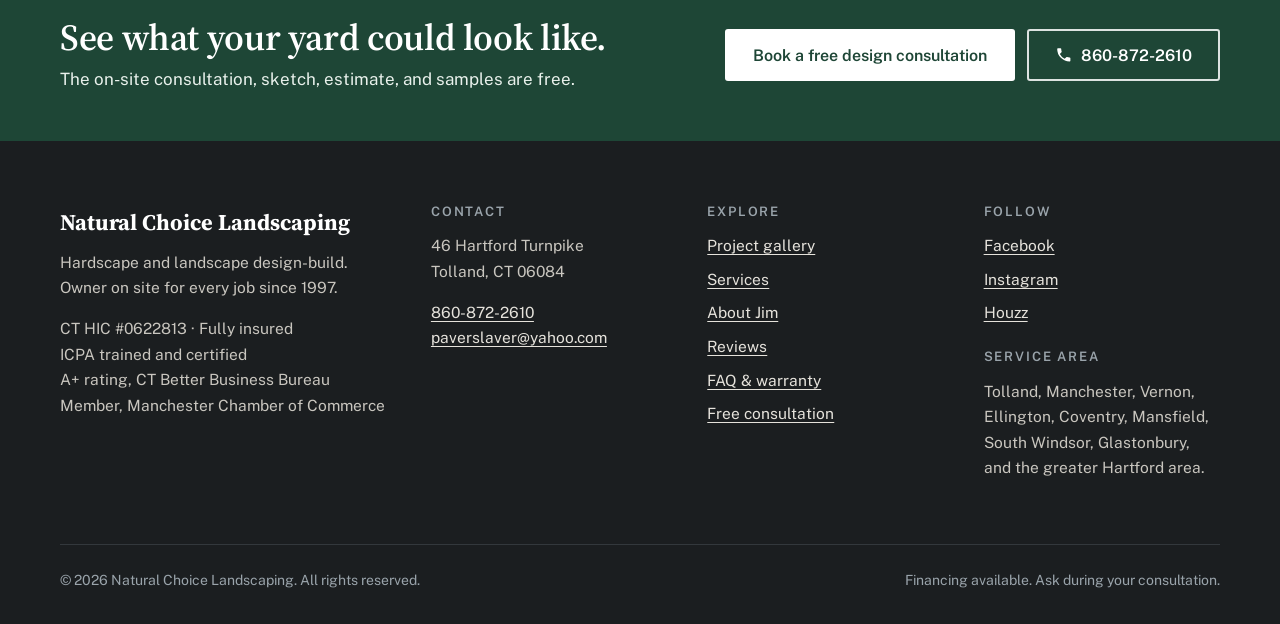
<file: natural-choice-landscaping/gallery.html>
<!DOCTYPE html>
<html lang="en">
<head>
<meta charset="utf-8">
<meta name="viewport" content="width=device-width, initial-scale=1, viewport-fit=cover">
<title>Project Gallery: Patios, Walls & Poolscapes in CT | Natural Choice Landscaping</title>
<meta name="description" content="Photos of paver patios, retaining walls, poolscapes, outdoor kitchens, and fire pits built by Natural Choice Landscaping in Tolland, Manchester, and greater Hartford, CT.">
<meta name="theme-color" content="#24282B">
<meta property="og:type" content="website">
<meta property="og:site_name" content="Natural Choice Landscaping">
<meta property="og:title" content="Project Gallery: Patios, Walls & Poolscapes in CT | Natural Choice Landscaping">
<meta property="og:description" content="Photos of paver patios, retaining walls, poolscapes, outdoor kitchens, and fire pits built by Natural Choice Landscaping in Tolland, Manchester, and greater Hartford, CT.">
<meta property="og:locale" content="en_US">
<!-- [SEO: once the domain is live, add <link rel="canonical" href="https://YOURDOMAIN/gallery.html"> and an og:image of a finished project] -->
<link rel="icon" href="img/favicon.svg" type="image/svg+xml">
<link rel="preconnect" href="https://fonts.googleapis.com">
<link rel="preconnect" href="https://fonts.gstatic.com" crossorigin>
<link rel="stylesheet" href="https://fonts.googleapis.com/css2?family=Public+Sans:wght@400;600;700&family=Source+Serif+4:opsz,wght@8..60,600;8..60,700&display=swap">
<link rel="stylesheet" href="css/styles.css">
<script type="application/ld+json">
{
  "@context": "https://schema.org",
  "@type": [
    "LocalBusiness",
    "HomeAndConstructionBusiness"
  ],
  "name": "Natural Choice Landscaping",
  "description": "Hardscape and landscape design-build contractor in Tolland, CT. Patios, walkways, retaining walls, poolscapes, outdoor kitchens, and more. Owner on site for every job since 1997.",
  "telephone": "+1-860-872-2610",
  "email": "paverslaver@yahoo.com",
  "foundingDate": "1997",
  "founder": {
    "@type": "Person",
    "name": "Jim MacGillvary"
  },
  "address": {
    "@type": "PostalAddress",
    "streetAddress": "46 Hartford Turnpike",
    "addressLocality": "Tolland",
    "addressRegion": "CT",
    "postalCode": "06084",
    "addressCountry": "US"
  },
  "hasCredential": {
    "@type": "EducationalOccupationalCredential",
    "credentialCategory": "license",
    "name": "Connecticut Home Improvement Contractor License",
    "identifier": "HIC #0622813",
    "recognizedBy": {
      "@type": "GovernmentOrganization",
      "name": "Connecticut Department of Consumer Protection"
    }
  },
  "areaServed": [
    {
      "@type": "City",
      "name": "Tolland, CT"
    },
    {
      "@type": "City",
      "name": "Manchester, CT"
    },
    {
      "@type": "City",
      "name": "Vernon, CT"
    },
    {
      "@type": "City",
      "name": "Ellington, CT"
    },
    {
      "@type": "City",
      "name": "Coventry, CT"
    },
    {
      "@type": "City",
      "name": "Mansfield, CT"
    },
    {
      "@type": "City",
      "name": "South Windsor, CT"
    },
    {
      "@type": "City",
      "name": "Glastonbury, CT"
    }
  ],
  "knowsAbout": [
    "Paver patios",
    "Walkways",
    "Driveways",
    "Retaining walls",
    "Sitting walls and columns",
    "Stone stairs",
    "Poolscapes",
    "Outdoor kitchens",
    "Fire features",
    "Water features",
    "Stone veneer and bluestone",
    "Boulders",
    "Landscape lighting",
    "Plantings",
    "3D landscape design",
    "Granite posts"
  ],
  "sameAs": [
    "https://www.instagram.com/landscapingnaturalchoice/"
  ]
}
</script>
</head>
<body>
<a class="skip-link" href="#main">Skip to content</a>
<header class="site-header">
  <div class="container header-inner">
    <a class="brand" href="index.html">
      <span class="brand__name">Natural Choice Landscaping</span>
      <span class="brand__sub">Tolland &amp; Manchester, CT &middot; Since 1997</span>
    </a>
    <nav id="site-nav" class="site-nav" aria-label="Main">
      <ul>
        <li><a href="gallery.html" aria-current="page">Gallery</a></li>
        <li><a href="services.html">Services</a></li>
        <li><a href="about.html">About</a></li>
        <li><a href="reviews.html">Reviews</a></li>
        <li><a href="faq.html">FAQ & Warranty</a></li>
        <li><a href="contact.html">Contact</a></li>
      </ul>
    </nav>
    <a class="header-phone" href="tel:+18608722610" aria-label="Call 860-872-2610"><svg class="icon" viewBox="0 0 24 24" aria-hidden="true" focusable="false"><path fill="currentColor" d="M6.6 10.8a15.1 15.1 0 0 0 6.6 6.6l2.2-2.2c.3-.3.7-.4 1-.2 1.1.4 2.3.6 3.6.6.6 0 1 .4 1 1V20c0 .6-.4 1-1 1A17 17 0 0 1 3 4c0-.6.4-1 1-1h3.5c.6 0 1 .4 1 1 0 1.3.2 2.5.6 3.6.1.3 0 .7-.2 1l-2.3 2.2z"/></svg><span class="header-phone__num">860-872-2610</span></a>
    <a class="btn btn--primary btn--sm header-cta" href="contact.html#consult-form">Book a free consultation</a>
    <button class="nav-toggle" type="button" aria-expanded="false" aria-controls="site-nav"><span class="nav-toggle__bars"></span><span class="visually-hidden">Menu</span></button>
  </div>
</header>
<main id="main">
<section class="page-intro">
  <div class="container">
    <p class="eyebrow">Gallery</p>
    <h1>Our work.</h1>
    <p class="lede">Projects built by our crew across Tolland County and the greater Hartford area. Filter by type of work, then select any photo for a larger view.</p>
  </div>
</section>
<section class="section--tight" style="padding-top:0" aria-label="Project photos">
  <div class="container">
    <ul class="filters" id="gallery-filters" aria-label="Filter photos by type of work"></ul>
    <p class="gallery-count" id="gallery-count" aria-live="polite"></p>
    <div class="masonry" id="gallery-grid"></div>
    <noscript><p>The gallery needs JavaScript to load photos. You can also see our work on <a href="https://www.instagram.com/landscapingnaturalchoice/">Instagram</a>.</p></noscript>
  </div>
</section>
<dialog class="lightbox" id="lightbox" aria-label="Photo viewer">
  <div class="lightbox__inner">
    <figure class="lightbox__figure">
      <div class="ph"><img src="img/placeholder.svg" alt="" width="1200" height="900"><span class="ph__label" aria-hidden="true"></span></div>
      <figcaption class="lightbox__caption"><span class="lightbox__caption-text"></span><span class="lightbox__count"></span></figcaption>
    </figure>
    <button class="lb-btn lb-close" type="button" aria-label="Close photo viewer">&times;</button>
    <button class="lb-btn lb-prev" type="button" aria-label="Previous photo">&#8592;</button>
    <button class="lb-btn lb-next" type="button" aria-label="Next photo">&#8594;</button>
  </div>
</dialog>
</main>
<section class="cta-strip" aria-label="Book a consultation">
  <div class="container">
    <div>
      <h2>See what your yard could look like.</h2>
      <p>The on-site consultation, sketch, estimate, and samples are free.</p>
    </div>
    <div class="btn-row">
      <a class="btn btn--primary" href="contact.html#consult-form">Book a free design consultation</a>
      <a class="btn btn--light" href="tel:+18608722610"><svg class="icon" viewBox="0 0 24 24" aria-hidden="true" focusable="false"><path fill="currentColor" d="M6.6 10.8a15.1 15.1 0 0 0 6.6 6.6l2.2-2.2c.3-.3.7-.4 1-.2 1.1.4 2.3.6 3.6.6.6 0 1 .4 1 1V20c0 .6-.4 1-1 1A17 17 0 0 1 3 4c0-.6.4-1 1-1h3.5c.6 0 1 .4 1 1 0 1.3.2 2.5.6 3.6.1.3 0 .7-.2 1l-2.3 2.2z"/></svg> 860-872-2610</a>
    </div>
  </div>
</section>
<footer class="site-footer">
  <div class="container">
    <div class="footer-grid">
      <div>
        <p class="footer-brand">Natural Choice Landscaping</p>
        <p>Hardscape and landscape design-build. Owner on site for every job since 1997.</p>
        <p>CT HIC #0622813 &middot; Fully insured<br>ICPA trained and certified<br>A+ rating, CT Better Business Bureau<br>Member, Manchester Chamber of Commerce</p>
      </div>
      <div>
        <h2>Contact</h2>
        <address style="font-style:normal">
          <p>46 Hartford Turnpike<br>Tolland, CT 06084</p>
          <p><a href="tel:+18608722610">860-872-2610</a><br><a href="mailto:paverslaver@yahoo.com">paverslaver@yahoo.com</a></p>
        </address>
      </div>
      <div>
        <h2>Explore</h2>
        <ul>
          <li><a href="gallery.html">Project gallery</a></li>
          <li><a href="services.html">Services</a></li>
          <li><a href="about.html">About Jim</a></li>
          <li><a href="reviews.html">Reviews</a></li>
          <li><a href="faq.html">FAQ &amp; warranty</a></li>
          <li><a href="contact.html">Free consultation</a></li>
        </ul>
      </div>
      <div>
        <h2>Follow</h2>
        <ul>
          <!-- [LINK: paste Facebook page URL into href] -->
          <li><a href="#" data-todo="facebook-url">Facebook</a></li>
          <li><a href="https://www.instagram.com/landscapingnaturalchoice/" rel="noopener">Instagram</a></li>
          <!-- [LINK: paste Houzz profile URL into href] -->
          <li><a href="#" data-todo="houzz-url">Houzz</a></li>
        </ul>
        <h2 style="margin-top:24px">Service area</h2>
        <p>Tolland, Manchester, Vernon, Ellington, Coventry, Mansfield, South Windsor, Glastonbury, and the greater Hartford area.</p>
      </div>
    </div>
    <div class="footer-bottom">
      <span>&copy; <span data-year>2026</span> Natural Choice Landscaping. All rights reserved.</span>
      <span>Financing available. Ask during your consultation.</span>
    </div>
  </div>
</footer>
<nav class="mobile-bar" aria-label="Quick contact">
  <a href="tel:+18608722610"><svg class="icon" viewBox="0 0 24 24" aria-hidden="true" focusable="false"><path fill="currentColor" d="M6.6 10.8a15.1 15.1 0 0 0 6.6 6.6l2.2-2.2c.3-.3.7-.4 1-.2 1.1.4 2.3.6 3.6.6.6 0 1 .4 1 1V20c0 .6-.4 1-1 1A17 17 0 0 1 3 4c0-.6.4-1 1-1h3.5c.6 0 1 .4 1 1 0 1.3.2 2.5.6 3.6.1.3 0 .7-.2 1l-2.3 2.2z"/></svg> <span>Call <span class="mobile-bar__num">860-872-2610</span></span></a>
  <a href="contact.html#consult-form">Get a Quote</a>
</nav>
<script src="js/gallery-data.js" defer></script>
<script src="js/main.js" defer></script>
</body>
</html>
</file>
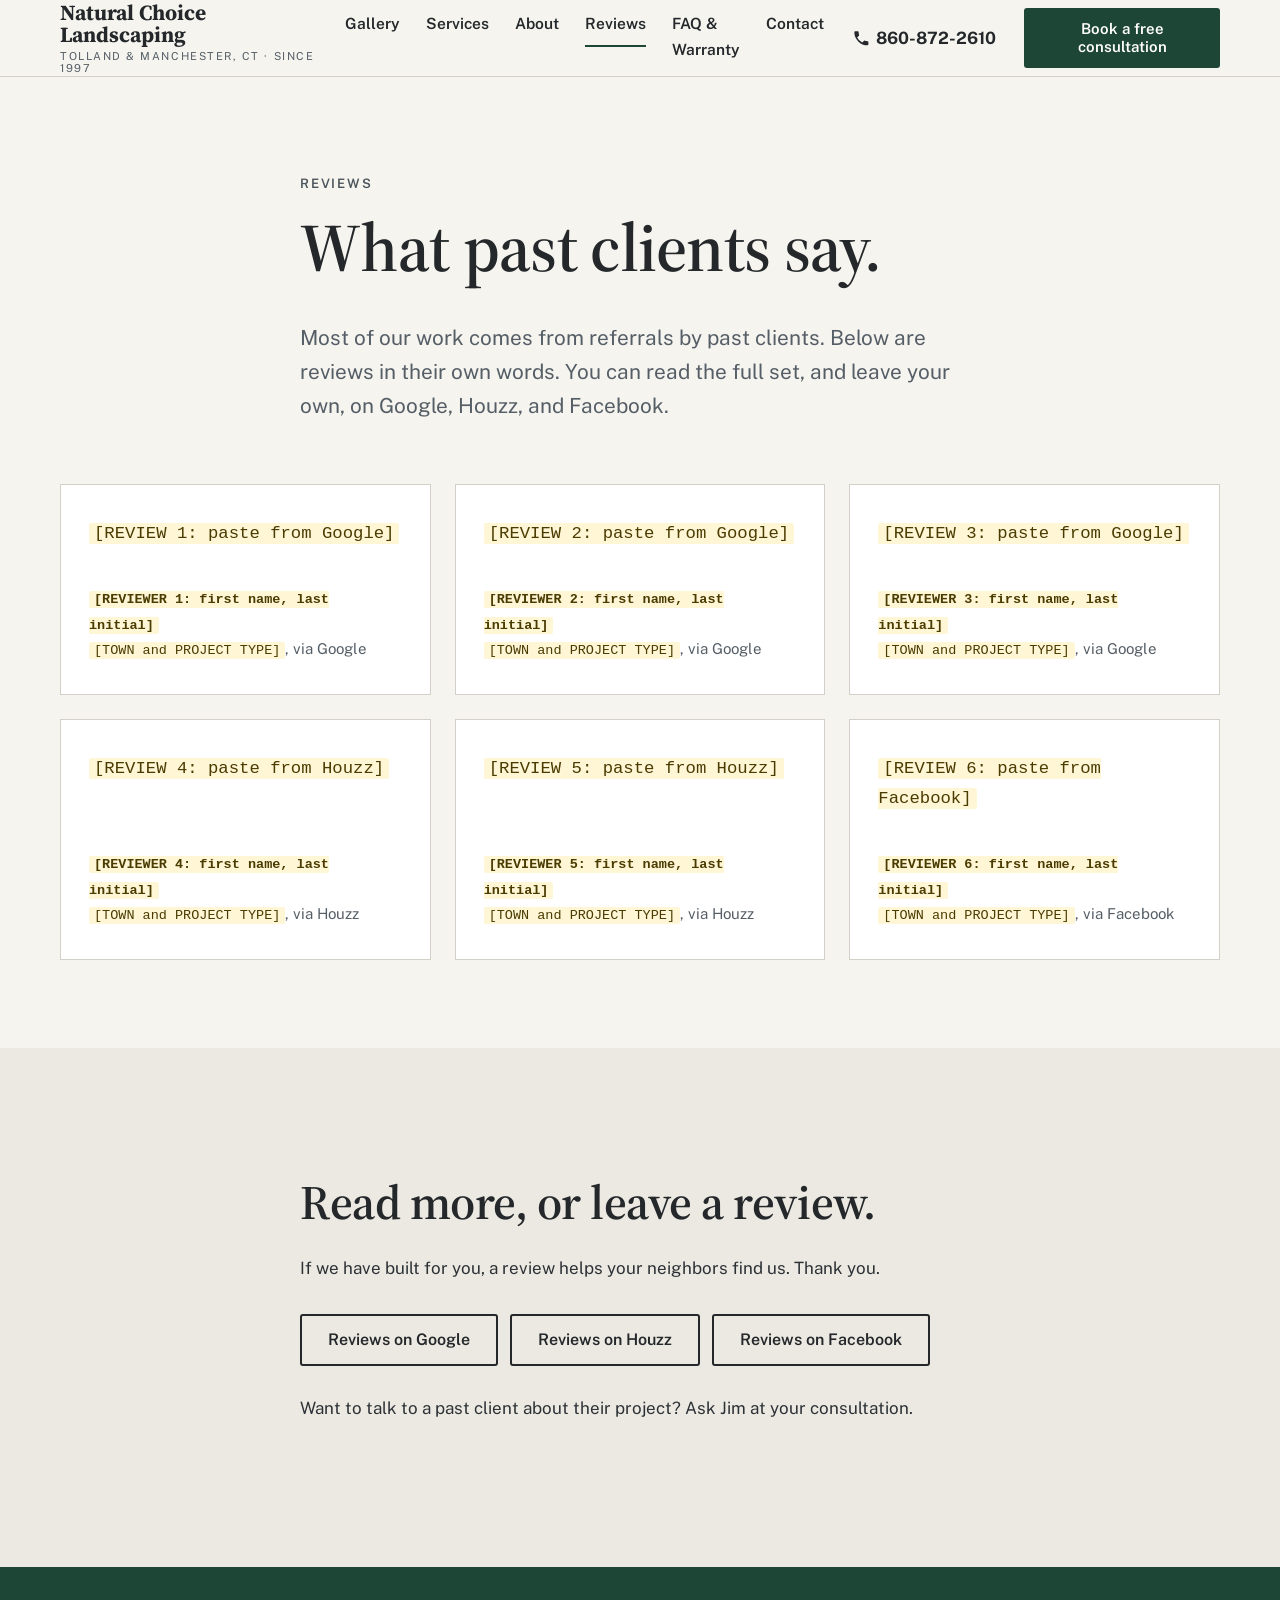
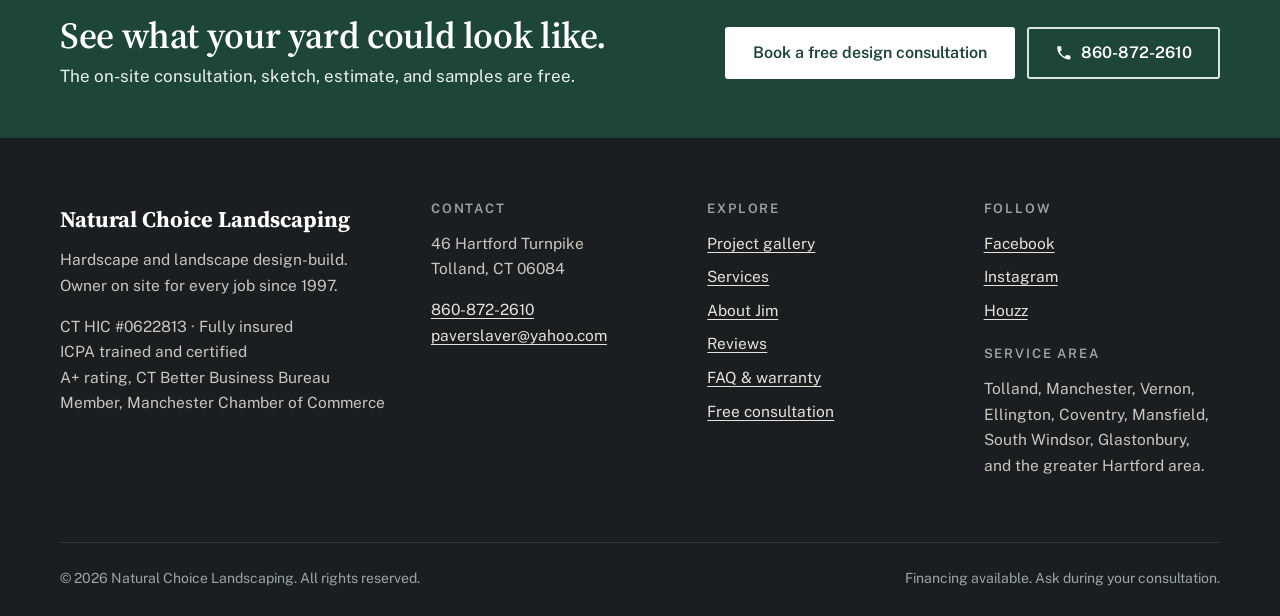
<file: natural-choice-landscaping/reviews.html>
<!DOCTYPE html>
<html lang="en">
<head>
<meta charset="utf-8">
<meta name="viewport" content="width=device-width, initial-scale=1, viewport-fit=cover">
<title>Reviews | Natural Choice Landscaping, Tolland & Manchester CT</title>
<meta name="description" content="Read reviews from homeowners in Tolland, Manchester, Vernon, and greater Hartford who hired Natural Choice Landscaping for patios, walls, and outdoor living projects.">
<meta name="theme-color" content="#24282B">
<meta property="og:type" content="website">
<meta property="og:site_name" content="Natural Choice Landscaping">
<meta property="og:title" content="Reviews | Natural Choice Landscaping, Tolland & Manchester CT">
<meta property="og:description" content="Read reviews from homeowners in Tolland, Manchester, Vernon, and greater Hartford who hired Natural Choice Landscaping for patios, walls, and outdoor living projects.">
<meta property="og:locale" content="en_US">
<!-- [SEO: once the domain is live, add <link rel="canonical" href="https://YOURDOMAIN/reviews.html"> and an og:image of a finished project] -->
<link rel="icon" href="img/favicon.svg" type="image/svg+xml">
<link rel="preconnect" href="https://fonts.googleapis.com">
<link rel="preconnect" href="https://fonts.gstatic.com" crossorigin>
<link rel="stylesheet" href="https://fonts.googleapis.com/css2?family=Public+Sans:wght@400;600;700&family=Source+Serif+4:opsz,wght@8..60,600;8..60,700&display=swap">
<link rel="stylesheet" href="css/styles.css">
<script type="application/ld+json">
{
  "@context": "https://schema.org",
  "@type": [
    "LocalBusiness",
    "HomeAndConstructionBusiness"
  ],
  "name": "Natural Choice Landscaping",
  "description": "Hardscape and landscape design-build contractor in Tolland, CT. Patios, walkways, retaining walls, poolscapes, outdoor kitchens, and more. Owner on site for every job since 1997.",
  "telephone": "+1-860-872-2610",
  "email": "paverslaver@yahoo.com",
  "foundingDate": "1997",
  "founder": {
    "@type": "Person",
    "name": "Jim MacGillvary"
  },
  "address": {
    "@type": "PostalAddress",
    "streetAddress": "46 Hartford Turnpike",
    "addressLocality": "Tolland",
    "addressRegion": "CT",
    "postalCode": "06084",
    "addressCountry": "US"
  },
  "hasCredential": {
    "@type": "EducationalOccupationalCredential",
    "credentialCategory": "license",
    "name": "Connecticut Home Improvement Contractor License",
    "identifier": "HIC #0622813",
    "recognizedBy": {
      "@type": "GovernmentOrganization",
      "name": "Connecticut Department of Consumer Protection"
    }
  },
  "areaServed": [
    {
      "@type": "City",
      "name": "Tolland, CT"
    },
    {
      "@type": "City",
      "name": "Manchester, CT"
    },
    {
      "@type": "City",
      "name": "Vernon, CT"
    },
    {
      "@type": "City",
      "name": "Ellington, CT"
    },
    {
      "@type": "City",
      "name": "Coventry, CT"
    },
    {
      "@type": "City",
      "name": "Mansfield, CT"
    },
    {
      "@type": "City",
      "name": "South Windsor, CT"
    },
    {
      "@type": "City",
      "name": "Glastonbury, CT"
    }
  ],
  "knowsAbout": [
    "Paver patios",
    "Walkways",
    "Driveways",
    "Retaining walls",
    "Sitting walls and columns",
    "Stone stairs",
    "Poolscapes",
    "Outdoor kitchens",
    "Fire features",
    "Water features",
    "Stone veneer and bluestone",
    "Boulders",
    "Landscape lighting",
    "Plantings",
    "3D landscape design",
    "Granite posts"
  ],
  "sameAs": [
    "https://www.instagram.com/landscapingnaturalchoice/"
  ]
}
</script>
</head>
<body>
<a class="skip-link" href="#main">Skip to content</a>
<header class="site-header">
  <div class="container header-inner">
    <a class="brand" href="index.html">
      <span class="brand__name">Natural Choice Landscaping</span>
      <span class="brand__sub">Tolland &amp; Manchester, CT &middot; Since 1997</span>
    </a>
    <nav id="site-nav" class="site-nav" aria-label="Main">
      <ul>
        <li><a href="gallery.html">Gallery</a></li>
        <li><a href="services.html">Services</a></li>
        <li><a href="about.html">About</a></li>
        <li><a href="reviews.html" aria-current="page">Reviews</a></li>
        <li><a href="faq.html">FAQ & Warranty</a></li>
        <li><a href="contact.html">Contact</a></li>
      </ul>
    </nav>
    <a class="header-phone" href="tel:+18608722610" aria-label="Call 860-872-2610"><svg class="icon" viewBox="0 0 24 24" aria-hidden="true" focusable="false"><path fill="currentColor" d="M6.6 10.8a15.1 15.1 0 0 0 6.6 6.6l2.2-2.2c.3-.3.7-.4 1-.2 1.1.4 2.3.6 3.6.6.6 0 1 .4 1 1V20c0 .6-.4 1-1 1A17 17 0 0 1 3 4c0-.6.4-1 1-1h3.5c.6 0 1 .4 1 1 0 1.3.2 2.5.6 3.6.1.3 0 .7-.2 1l-2.3 2.2z"/></svg><span class="header-phone__num">860-872-2610</span></a>
    <a class="btn btn--primary btn--sm header-cta" href="contact.html#consult-form">Book a free consultation</a>
    <button class="nav-toggle" type="button" aria-expanded="false" aria-controls="site-nav"><span class="nav-toggle__bars"></span><span class="visually-hidden">Menu</span></button>
  </div>
</header>
<main id="main">
<section class="page-intro">
  <div class="container narrow">
    <p class="eyebrow">Reviews</p>
    <h1>What past clients say.</h1>
    <p class="lede">Most of our work comes from referrals by past clients. Below are reviews in their own words. You can read the full set, and leave your own, on Google, Houzz, and Facebook.</p>
  </div>
</section>
<section class="section--tight" style="padding-top:0" aria-label="Client reviews">
  <div class="container">
    <div class="review-grid">
      <figure class="review">
        <blockquote><p><span class="placeholder-text">[REVIEW 1: paste from Google]</span></p></blockquote>
        <figcaption><strong><span class="placeholder-text">[REVIEWER 1: first name, last initial]</span></strong><span class="placeholder-text">[TOWN and PROJECT TYPE]</span>, via Google</figcaption>
      </figure>
      <figure class="review">
        <blockquote><p><span class="placeholder-text">[REVIEW 2: paste from Google]</span></p></blockquote>
        <figcaption><strong><span class="placeholder-text">[REVIEWER 2: first name, last initial]</span></strong><span class="placeholder-text">[TOWN and PROJECT TYPE]</span>, via Google</figcaption>
      </figure>
      <figure class="review">
        <blockquote><p><span class="placeholder-text">[REVIEW 3: paste from Google]</span></p></blockquote>
        <figcaption><strong><span class="placeholder-text">[REVIEWER 3: first name, last initial]</span></strong><span class="placeholder-text">[TOWN and PROJECT TYPE]</span>, via Google</figcaption>
      </figure>
      <figure class="review">
        <blockquote><p><span class="placeholder-text">[REVIEW 4: paste from Houzz]</span></p></blockquote>
        <figcaption><strong><span class="placeholder-text">[REVIEWER 4: first name, last initial]</span></strong><span class="placeholder-text">[TOWN and PROJECT TYPE]</span>, via Houzz</figcaption>
      </figure>
      <figure class="review">
        <blockquote><p><span class="placeholder-text">[REVIEW 5: paste from Houzz]</span></p></blockquote>
        <figcaption><strong><span class="placeholder-text">[REVIEWER 5: first name, last initial]</span></strong><span class="placeholder-text">[TOWN and PROJECT TYPE]</span>, via Houzz</figcaption>
      </figure>
      <figure class="review">
        <blockquote><p><span class="placeholder-text">[REVIEW 6: paste from Facebook]</span></p></blockquote>
        <figcaption><strong><span class="placeholder-text">[REVIEWER 6: first name, last initial]</span></strong><span class="placeholder-text">[TOWN and PROJECT TYPE]</span>, via Facebook</figcaption>
      </figure>
    </div>
  </div>
</section>
<section class="section section--alt" aria-labelledby="more-reviews">
  <div class="container narrow">
    <h2 id="more-reviews">Read more, or leave a review.</h2>
    <p>If we have built for you, a review helps your neighbors find us. Thank you.</p>
    <div class="review-links">
      <!-- [LINK: paste the Google Business Profile reviews URL into href] -->
      <a class="btn btn--outline" href="#" data-todo="google-reviews-url">Reviews on Google</a>
      <!-- [LINK: paste Houzz profile URL into href] -->
      <a class="btn btn--outline" href="#" data-todo="houzz-url">Reviews on Houzz</a>
      <!-- [LINK: paste Facebook reviews URL into href] -->
      <a class="btn btn--outline" href="#" data-todo="facebook-url">Reviews on Facebook</a>
    </div>
    <p style="margin-top:28px">Want to talk to a past client about their project? Ask Jim at your consultation.</p>
  </div>
</section>
</main>
<section class="cta-strip" aria-label="Book a consultation">
  <div class="container">
    <div>
      <h2>See what your yard could look like.</h2>
      <p>The on-site consultation, sketch, estimate, and samples are free.</p>
    </div>
    <div class="btn-row">
      <a class="btn btn--primary" href="contact.html#consult-form">Book a free design consultation</a>
      <a class="btn btn--light" href="tel:+18608722610"><svg class="icon" viewBox="0 0 24 24" aria-hidden="true" focusable="false"><path fill="currentColor" d="M6.6 10.8a15.1 15.1 0 0 0 6.6 6.6l2.2-2.2c.3-.3.7-.4 1-.2 1.1.4 2.3.6 3.6.6.6 0 1 .4 1 1V20c0 .6-.4 1-1 1A17 17 0 0 1 3 4c0-.6.4-1 1-1h3.5c.6 0 1 .4 1 1 0 1.3.2 2.5.6 3.6.1.3 0 .7-.2 1l-2.3 2.2z"/></svg> 860-872-2610</a>
    </div>
  </div>
</section>
<footer class="site-footer">
  <div class="container">
    <div class="footer-grid">
      <div>
        <p class="footer-brand">Natural Choice Landscaping</p>
        <p>Hardscape and landscape design-build. Owner on site for every job since 1997.</p>
        <p>CT HIC #0622813 &middot; Fully insured<br>ICPA trained and certified<br>A+ rating, CT Better Business Bureau<br>Member, Manchester Chamber of Commerce</p>
      </div>
      <div>
        <h2>Contact</h2>
        <address style="font-style:normal">
          <p>46 Hartford Turnpike<br>Tolland, CT 06084</p>
          <p><a href="tel:+18608722610">860-872-2610</a><br><a href="mailto:paverslaver@yahoo.com">paverslaver@yahoo.com</a></p>
        </address>
      </div>
      <div>
        <h2>Explore</h2>
        <ul>
          <li><a href="gallery.html">Project gallery</a></li>
          <li><a href="services.html">Services</a></li>
          <li><a href="about.html">About Jim</a></li>
          <li><a href="reviews.html">Reviews</a></li>
          <li><a href="faq.html">FAQ &amp; warranty</a></li>
          <li><a href="contact.html">Free consultation</a></li>
        </ul>
      </div>
      <div>
        <h2>Follow</h2>
        <ul>
          <!-- [LINK: paste Facebook page URL into href] -->
          <li><a href="#" data-todo="facebook-url">Facebook</a></li>
          <li><a href="https://www.instagram.com/landscapingnaturalchoice/" rel="noopener">Instagram</a></li>
          <!-- [LINK: paste Houzz profile URL into href] -->
          <li><a href="#" data-todo="houzz-url">Houzz</a></li>
        </ul>
        <h2 style="margin-top:24px">Service area</h2>
        <p>Tolland, Manchester, Vernon, Ellington, Coventry, Mansfield, South Windsor, Glastonbury, and the greater Hartford area.</p>
      </div>
    </div>
    <div class="footer-bottom">
      <span>&copy; <span data-year>2026</span> Natural Choice Landscaping. All rights reserved.</span>
      <span>Financing available. Ask during your consultation.</span>
    </div>
  </div>
</footer>
<nav class="mobile-bar" aria-label="Quick contact">
  <a href="tel:+18608722610"><svg class="icon" viewBox="0 0 24 24" aria-hidden="true" focusable="false"><path fill="currentColor" d="M6.6 10.8a15.1 15.1 0 0 0 6.6 6.6l2.2-2.2c.3-.3.7-.4 1-.2 1.1.4 2.3.6 3.6.6.6 0 1 .4 1 1V20c0 .6-.4 1-1 1A17 17 0 0 1 3 4c0-.6.4-1 1-1h3.5c.6 0 1 .4 1 1 0 1.3.2 2.5.6 3.6.1.3 0 .7-.2 1l-2.3 2.2z"/></svg> <span>Call <span class="mobile-bar__num">860-872-2610</span></span></a>
  <a href="contact.html#consult-form">Get a Quote</a>
</nav>
<script src="js/main.js" defer></script>
</body>
</html>
</file>
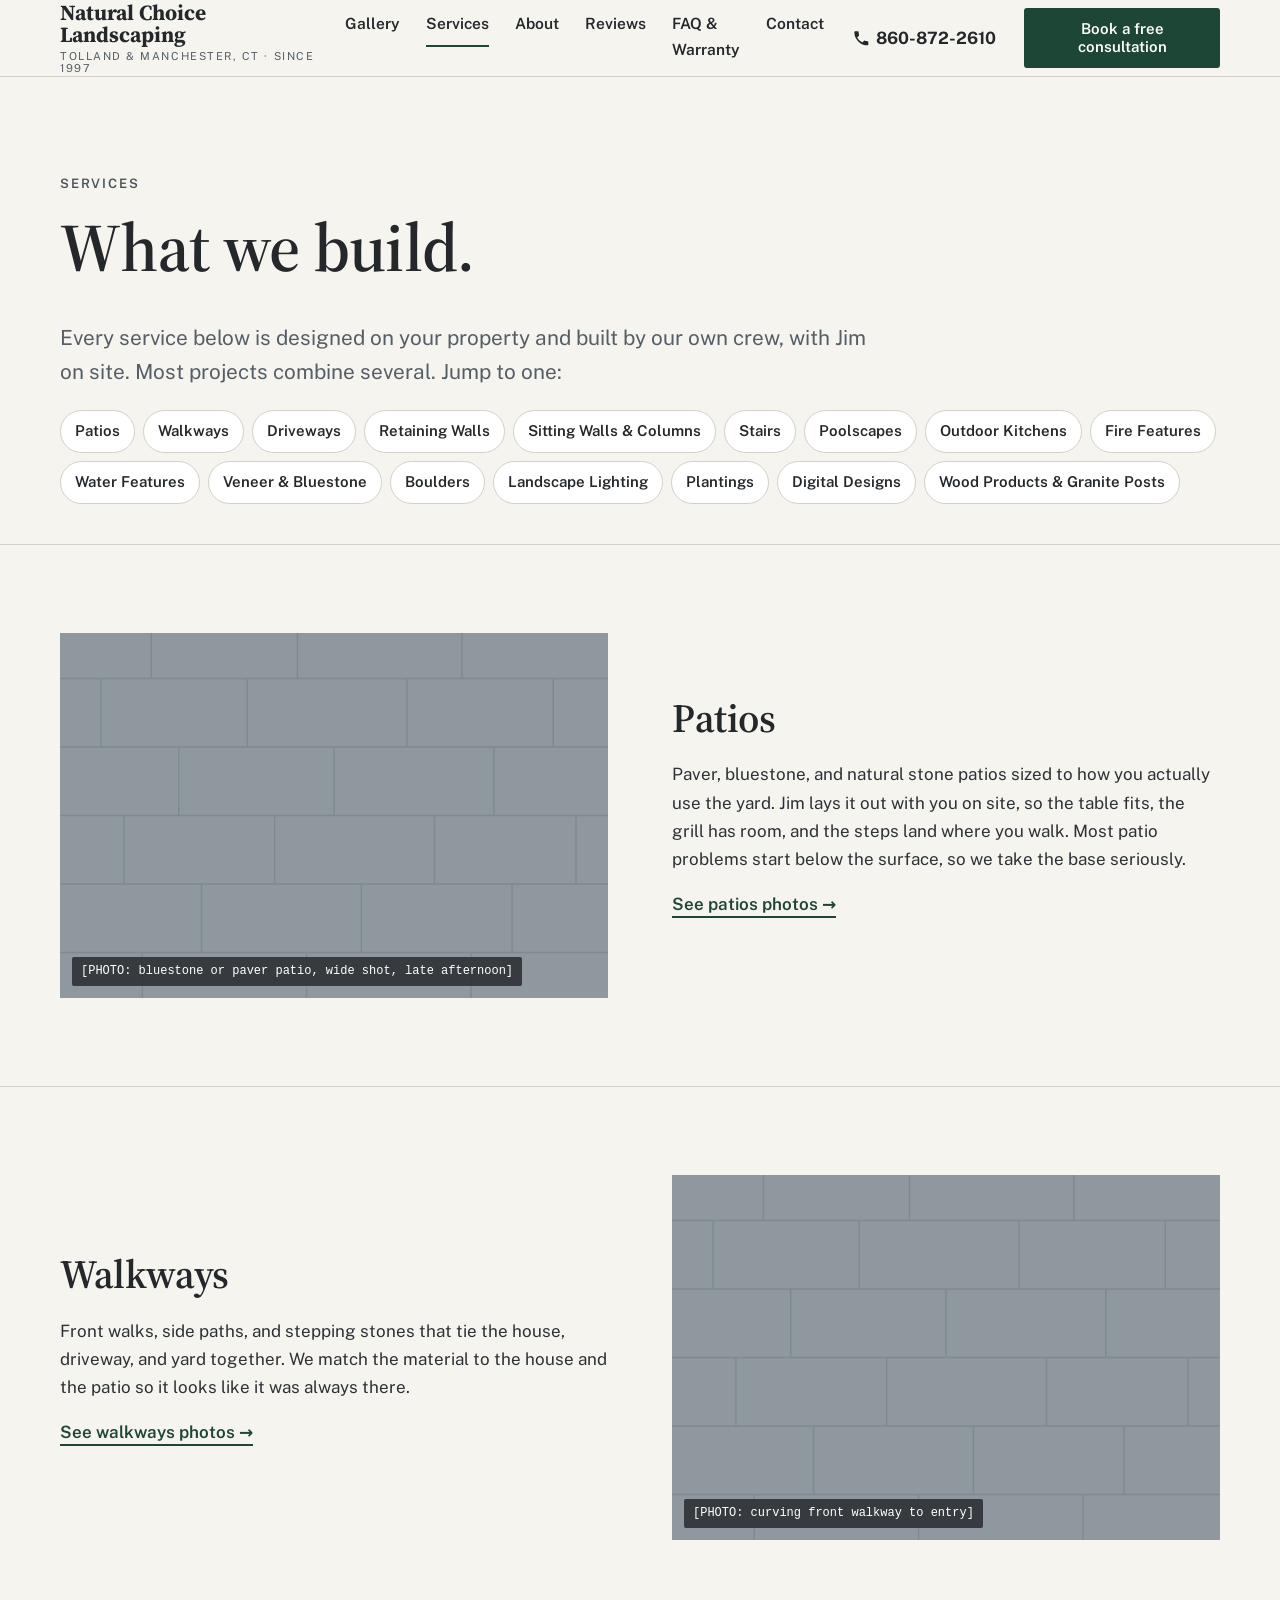
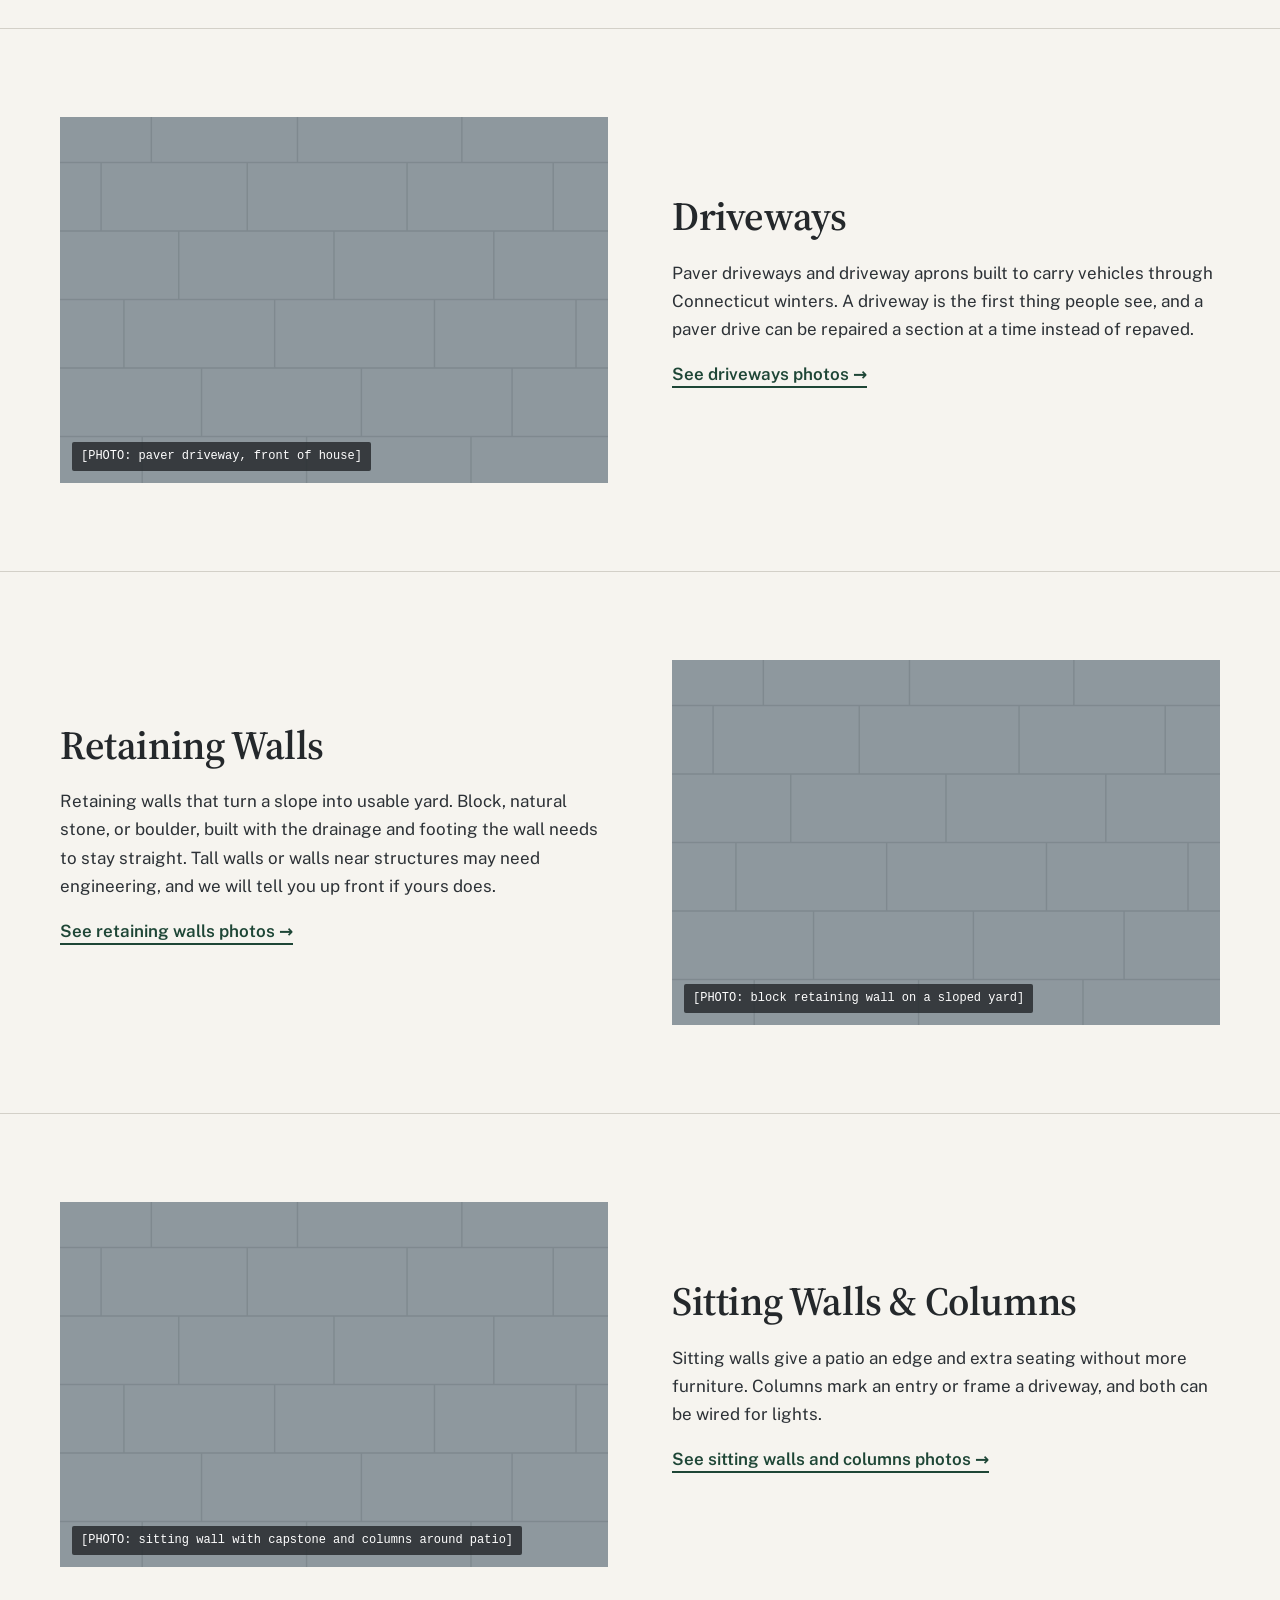
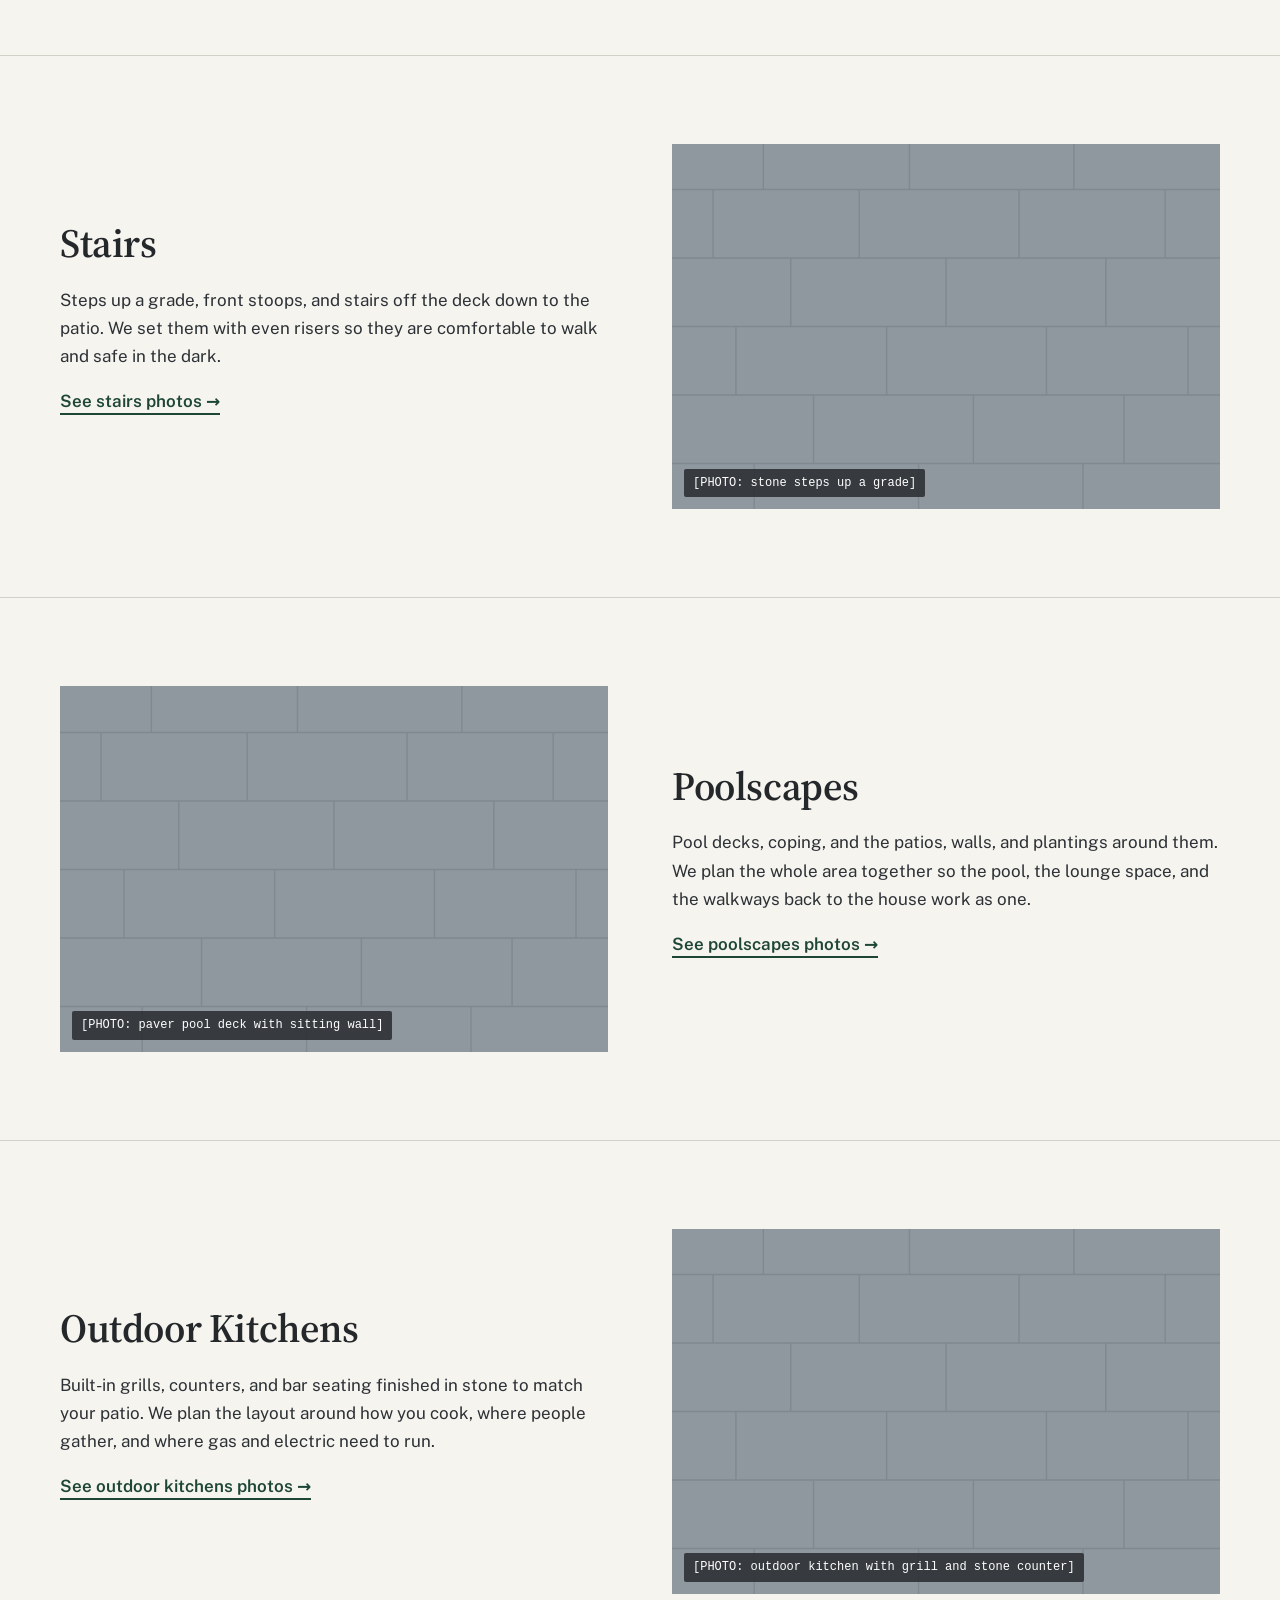
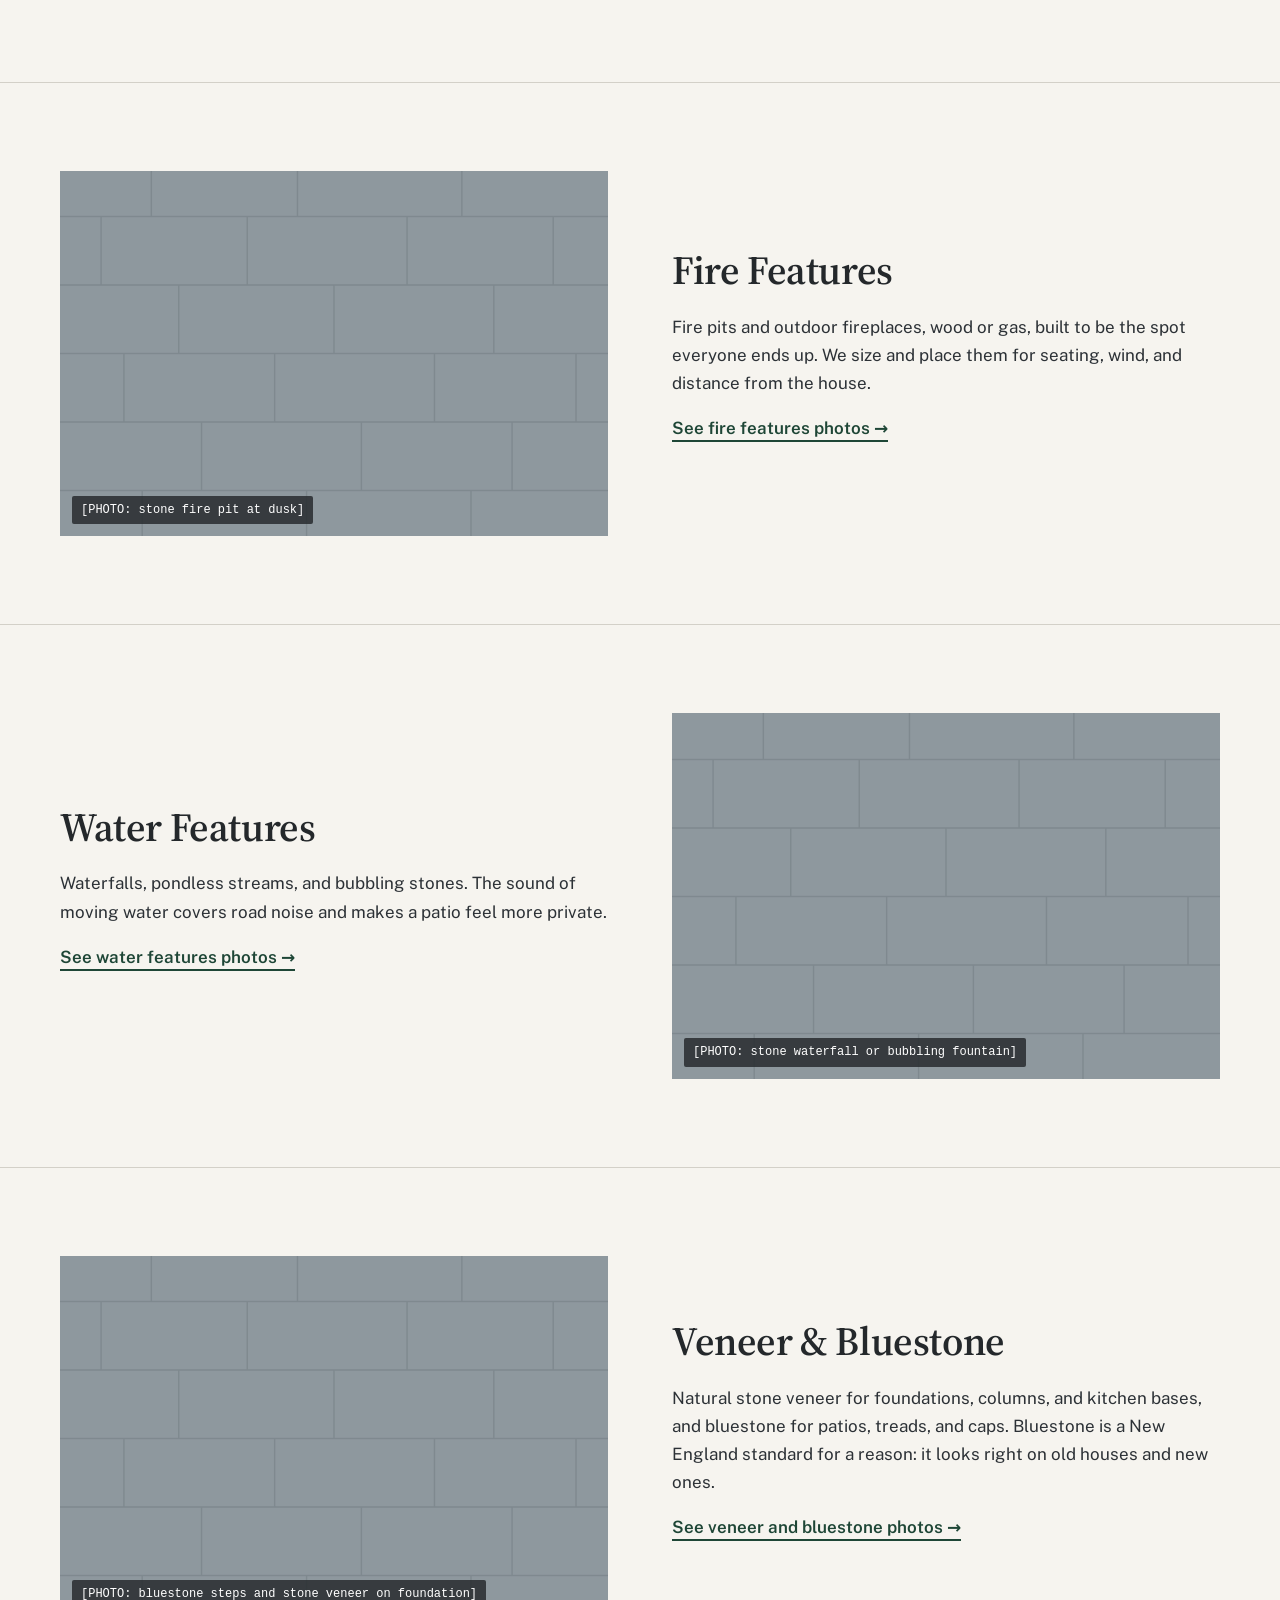
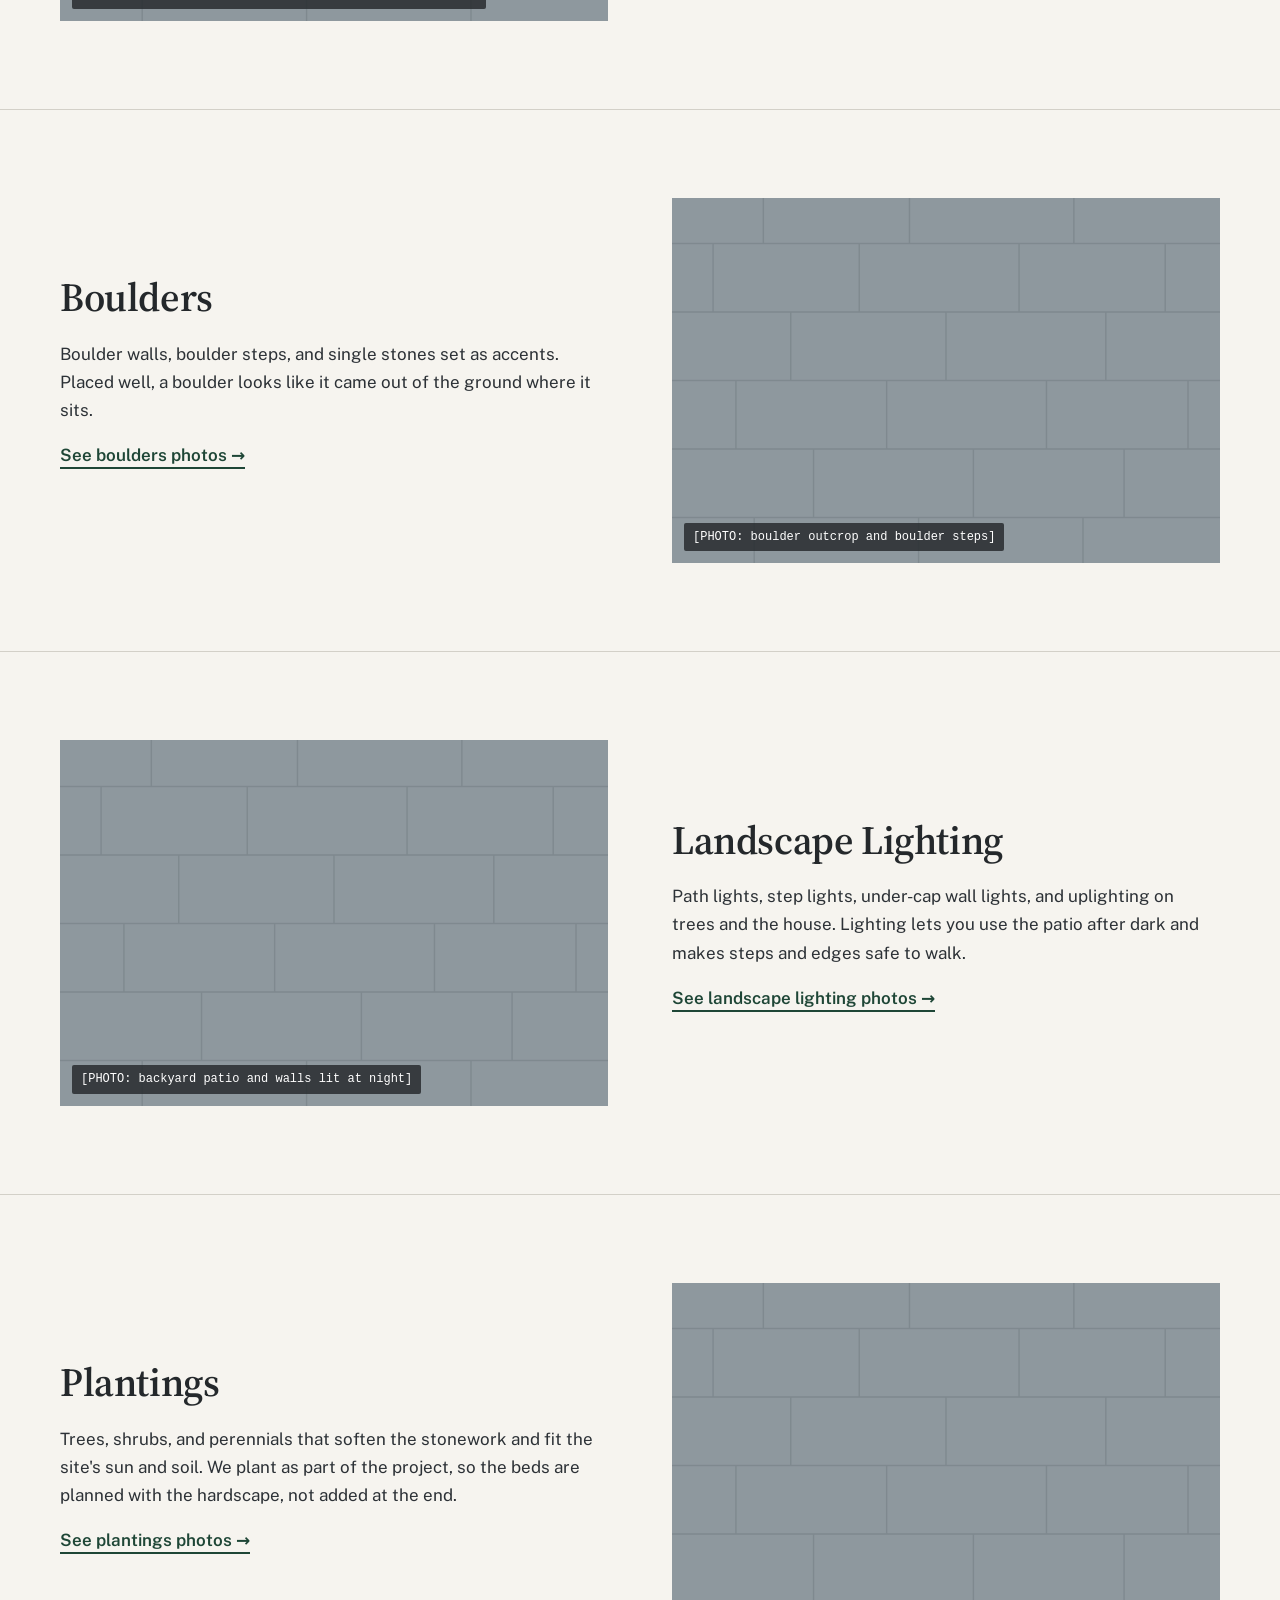
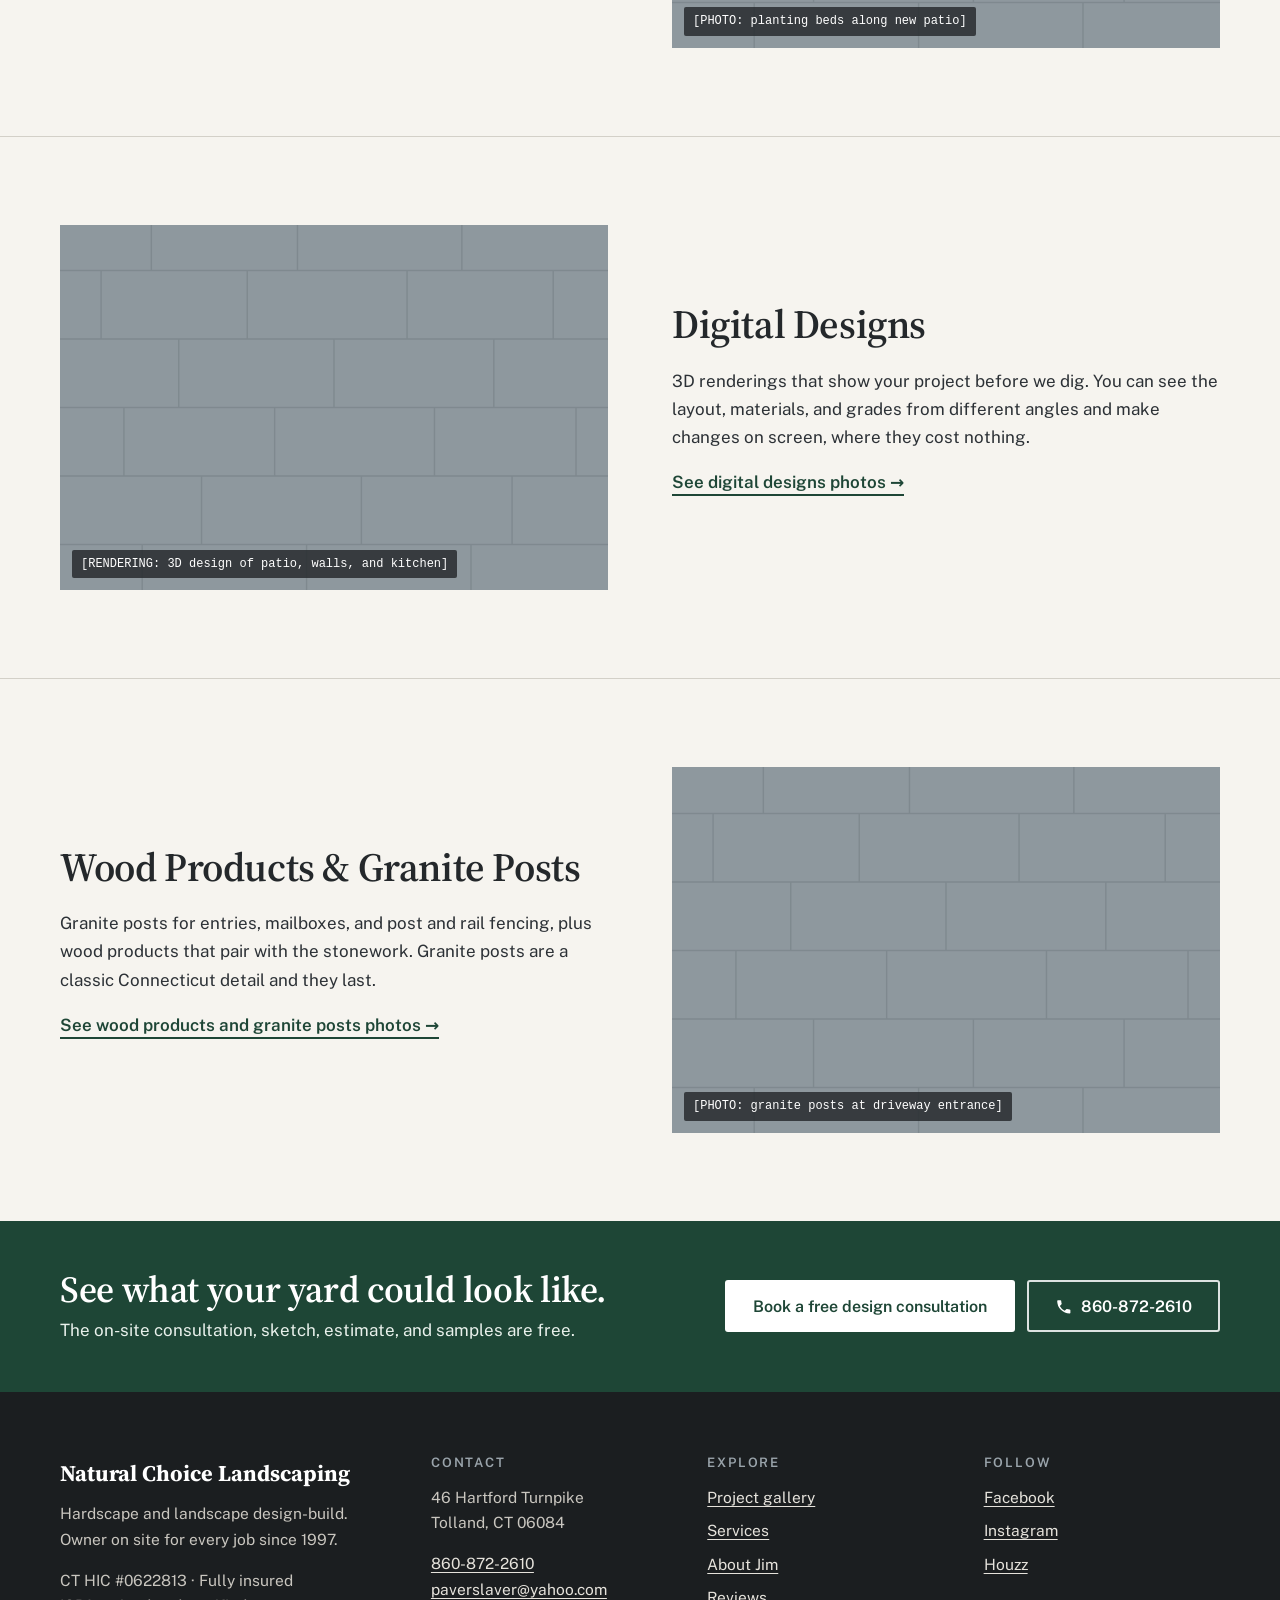
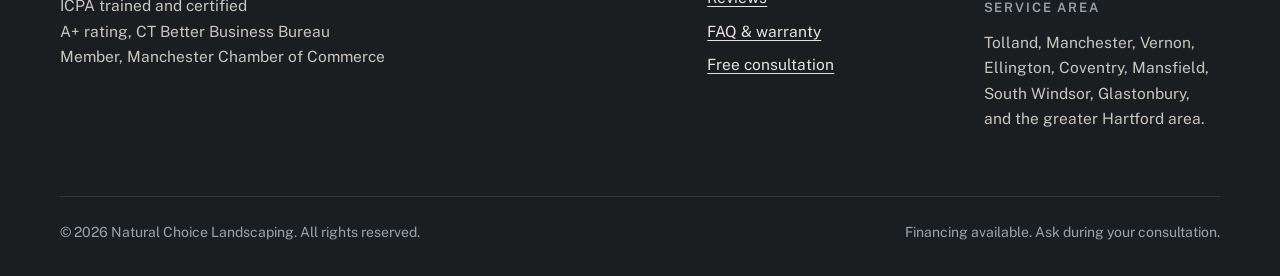
<file: natural-choice-landscaping/services.html>
<!DOCTYPE html>
<html lang="en">
<head>
<meta charset="utf-8">
<meta name="viewport" content="width=device-width, initial-scale=1, viewport-fit=cover">
<title>Patios, Retaining Walls & Outdoor Kitchens | Tolland & Manchester CT</title>
<meta name="description" content="Hardscape services in Tolland County and greater Hartford: paver patios, walkways, driveways, retaining walls, poolscapes, outdoor kitchens, fire pits, lighting, and 3D design.">
<meta name="theme-color" content="#24282B">
<meta property="og:type" content="website">
<meta property="og:site_name" content="Natural Choice Landscaping">
<meta property="og:title" content="Patios, Retaining Walls & Outdoor Kitchens | Tolland & Manchester CT">
<meta property="og:description" content="Hardscape services in Tolland County and greater Hartford: paver patios, walkways, driveways, retaining walls, poolscapes, outdoor kitchens, fire pits, lighting, and 3D design.">
<meta property="og:locale" content="en_US">
<!-- [SEO: once the domain is live, add <link rel="canonical" href="https://YOURDOMAIN/services.html"> and an og:image of a finished project] -->
<link rel="icon" href="img/favicon.svg" type="image/svg+xml">
<link rel="preconnect" href="https://fonts.googleapis.com">
<link rel="preconnect" href="https://fonts.gstatic.com" crossorigin>
<link rel="stylesheet" href="https://fonts.googleapis.com/css2?family=Public+Sans:wght@400;600;700&family=Source+Serif+4:opsz,wght@8..60,600;8..60,700&display=swap">
<link rel="stylesheet" href="css/styles.css">
<script type="application/ld+json">
{
  "@context": "https://schema.org",
  "@type": [
    "LocalBusiness",
    "HomeAndConstructionBusiness"
  ],
  "name": "Natural Choice Landscaping",
  "description": "Hardscape and landscape design-build contractor in Tolland, CT. Patios, walkways, retaining walls, poolscapes, outdoor kitchens, and more. Owner on site for every job since 1997.",
  "telephone": "+1-860-872-2610",
  "email": "paverslaver@yahoo.com",
  "foundingDate": "1997",
  "founder": {
    "@type": "Person",
    "name": "Jim MacGillvary"
  },
  "address": {
    "@type": "PostalAddress",
    "streetAddress": "46 Hartford Turnpike",
    "addressLocality": "Tolland",
    "addressRegion": "CT",
    "postalCode": "06084",
    "addressCountry": "US"
  },
  "hasCredential": {
    "@type": "EducationalOccupationalCredential",
    "credentialCategory": "license",
    "name": "Connecticut Home Improvement Contractor License",
    "identifier": "HIC #0622813",
    "recognizedBy": {
      "@type": "GovernmentOrganization",
      "name": "Connecticut Department of Consumer Protection"
    }
  },
  "areaServed": [
    {
      "@type": "City",
      "name": "Tolland, CT"
    },
    {
      "@type": "City",
      "name": "Manchester, CT"
    },
    {
      "@type": "City",
      "name": "Vernon, CT"
    },
    {
      "@type": "City",
      "name": "Ellington, CT"
    },
    {
      "@type": "City",
      "name": "Coventry, CT"
    },
    {
      "@type": "City",
      "name": "Mansfield, CT"
    },
    {
      "@type": "City",
      "name": "South Windsor, CT"
    },
    {
      "@type": "City",
      "name": "Glastonbury, CT"
    }
  ],
  "knowsAbout": [
    "Paver patios",
    "Walkways",
    "Driveways",
    "Retaining walls",
    "Sitting walls and columns",
    "Stone stairs",
    "Poolscapes",
    "Outdoor kitchens",
    "Fire features",
    "Water features",
    "Stone veneer and bluestone",
    "Boulders",
    "Landscape lighting",
    "Plantings",
    "3D landscape design",
    "Granite posts"
  ],
  "sameAs": [
    "https://www.instagram.com/landscapingnaturalchoice/"
  ]
}
</script>
</head>
<body>
<a class="skip-link" href="#main">Skip to content</a>
<header class="site-header">
  <div class="container header-inner">
    <a class="brand" href="index.html">
      <span class="brand__name">Natural Choice Landscaping</span>
      <span class="brand__sub">Tolland &amp; Manchester, CT &middot; Since 1997</span>
    </a>
    <nav id="site-nav" class="site-nav" aria-label="Main">
      <ul>
        <li><a href="gallery.html">Gallery</a></li>
        <li><a href="services.html" aria-current="page">Services</a></li>
        <li><a href="about.html">About</a></li>
        <li><a href="reviews.html">Reviews</a></li>
        <li><a href="faq.html">FAQ & Warranty</a></li>
        <li><a href="contact.html">Contact</a></li>
      </ul>
    </nav>
    <a class="header-phone" href="tel:+18608722610" aria-label="Call 860-872-2610"><svg class="icon" viewBox="0 0 24 24" aria-hidden="true" focusable="false"><path fill="currentColor" d="M6.6 10.8a15.1 15.1 0 0 0 6.6 6.6l2.2-2.2c.3-.3.7-.4 1-.2 1.1.4 2.3.6 3.6.6.6 0 1 .4 1 1V20c0 .6-.4 1-1 1A17 17 0 0 1 3 4c0-.6.4-1 1-1h3.5c.6 0 1 .4 1 1 0 1.3.2 2.5.6 3.6.1.3 0 .7-.2 1l-2.3 2.2z"/></svg><span class="header-phone__num">860-872-2610</span></a>
    <a class="btn btn--primary btn--sm header-cta" href="contact.html#consult-form">Book a free consultation</a>
    <button class="nav-toggle" type="button" aria-expanded="false" aria-controls="site-nav"><span class="nav-toggle__bars"></span><span class="visually-hidden">Menu</span></button>
  </div>
</header>
<main id="main">
<section class="page-intro">
  <div class="container">
    <p class="eyebrow">Services</p>
    <h1>What we build.</h1>
    <p class="lede">Every service below is designed on your property and built by our own crew, with Jim on site. Most projects combine several. Jump to one:</p>
    <ul class="service-index">
      <li><a href="#patios">Patios</a></li>
      <li><a href="#walkways">Walkways</a></li>
      <li><a href="#driveways">Driveways</a></li>
      <li><a href="#retaining-walls">Retaining Walls</a></li>
      <li><a href="#sitting-walls">Sitting Walls & Columns</a></li>
      <li><a href="#stairs">Stairs</a></li>
      <li><a href="#poolscapes">Poolscapes</a></li>
      <li><a href="#outdoor-kitchens">Outdoor Kitchens</a></li>
      <li><a href="#fire-features">Fire Features</a></li>
      <li><a href="#water-features">Water Features</a></li>
      <li><a href="#veneer-bluestone">Veneer & Bluestone</a></li>
      <li><a href="#boulders">Boulders</a></li>
      <li><a href="#lighting">Landscape Lighting</a></li>
      <li><a href="#plantings">Plantings</a></li>
      <li><a href="#digital-designs">Digital Designs</a></li>
      <li><a href="#wood-granite">Wood Products & Granite Posts</a></li>
    </ul>
  </div>
</section>
<section class="service-block" id="patios" aria-labelledby="patios-h">
  <div class="container">
    <div class="split">
      <div class="ph"><img src="img/placeholder.svg" alt="Finished stone patio behind a house" width="1200" height="900" loading="lazy" decoding="async"><span class="ph__label" aria-hidden="true">[PHOTO: bluestone or paver patio, wide shot, late afternoon]</span></div>
      <div>
        <h2 id="patios-h">Patios</h2>
        <p>Paver, bluestone, and natural stone patios sized to how you actually use the yard. Jim lays it out with you on site, so the table fits, the grill has room, and the steps land where you walk. Most patio problems start below the surface, so we take the base seriously.</p>
        <p><a class="text-link" href="gallery.html?cat=patios">See patios photos</a></p>
      </div>
    </div>
  </div>
</section>
<section class="service-block" id="walkways" aria-labelledby="walkways-h">
  <div class="container">
    <div class="split split--reverse">
      <div class="ph"><img src="img/placeholder.svg" alt="Paver walkway curving to a front door" width="1200" height="900" loading="lazy" decoding="async"><span class="ph__label" aria-hidden="true">[PHOTO: curving front walkway to entry]</span></div>
      <div>
        <h2 id="walkways-h">Walkways</h2>
        <p>Front walks, side paths, and stepping stones that tie the house, driveway, and yard together. We match the material to the house and the patio so it looks like it was always there.</p>
        <p><a class="text-link" href="gallery.html?cat=walkways">See walkways photos</a></p>
      </div>
    </div>
  </div>
</section>
<section class="service-block" id="driveways" aria-labelledby="driveways-h">
  <div class="container">
    <div class="split">
      <div class="ph"><img src="img/placeholder.svg" alt="Paver driveway leading to a garage" width="1200" height="900" loading="lazy" decoding="async"><span class="ph__label" aria-hidden="true">[PHOTO: paver driveway, front of house]</span></div>
      <div>
        <h2 id="driveways-h">Driveways</h2>
        <p>Paver driveways and driveway aprons built to carry vehicles through Connecticut winters. A driveway is the first thing people see, and a paver drive can be repaired a section at a time instead of repaved.</p>
        <p><a class="text-link" href="gallery.html?cat=driveways">See driveways photos</a></p>
      </div>
    </div>
  </div>
</section>
<section class="service-block" id="retaining-walls" aria-labelledby="retaining-walls-h">
  <div class="container">
    <div class="split split--reverse">
      <div class="ph"><img src="img/placeholder.svg" alt="Segmental block retaining wall holding back a slope" width="1200" height="900" loading="lazy" decoding="async"><span class="ph__label" aria-hidden="true">[PHOTO: block retaining wall on a sloped yard]</span></div>
      <div>
        <h2 id="retaining-walls-h">Retaining Walls</h2>
        <p>Retaining walls that turn a slope into usable yard. Block, natural stone, or boulder, built with the drainage and footing the wall needs to stay straight. Tall walls or walls near structures may need engineering, and we will tell you up front if yours does.</p>
        <p><a class="text-link" href="gallery.html?cat=retaining-walls">See retaining walls photos</a></p>
      </div>
    </div>
  </div>
</section>
<section class="service-block" id="sitting-walls" aria-labelledby="sitting-walls-h">
  <div class="container">
    <div class="split">
      <div class="ph"><img src="img/placeholder.svg" alt="Stone sitting wall with capstone and columns at a patio edge" width="1200" height="900" loading="lazy" decoding="async"><span class="ph__label" aria-hidden="true">[PHOTO: sitting wall with capstone and columns around patio]</span></div>
      <div>
        <h2 id="sitting-walls-h">Sitting Walls & Columns</h2>
        <p>Sitting walls give a patio an edge and extra seating without more furniture. Columns mark an entry or frame a driveway, and both can be wired for lights.</p>
        <p><a class="text-link" href="gallery.html?cat=sitting-walls">See sitting walls and columns photos</a></p>
      </div>
    </div>
  </div>
</section>
<section class="service-block" id="stairs" aria-labelledby="stairs-h">
  <div class="container">
    <div class="split split--reverse">
      <div class="ph"><img src="img/placeholder.svg" alt="Stone steps climbing a slope to a patio" width="1200" height="900" loading="lazy" decoding="async"><span class="ph__label" aria-hidden="true">[PHOTO: stone steps up a grade]</span></div>
      <div>
        <h2 id="stairs-h">Stairs</h2>
        <p>Steps up a grade, front stoops, and stairs off the deck down to the patio. We set them with even risers so they are comfortable to walk and safe in the dark.</p>
        <p><a class="text-link" href="gallery.html?cat=stairs">See stairs photos</a></p>
      </div>
    </div>
  </div>
</section>
<section class="service-block" id="poolscapes" aria-labelledby="poolscapes-h">
  <div class="container">
    <div class="split">
      <div class="ph"><img src="img/placeholder.svg" alt="Paver pool deck around an in-ground pool" width="1200" height="900" loading="lazy" decoding="async"><span class="ph__label" aria-hidden="true">[PHOTO: paver pool deck with sitting wall]</span></div>
      <div>
        <h2 id="poolscapes-h">Poolscapes</h2>
        <p>Pool decks, coping, and the patios, walls, and plantings around them. We plan the whole area together so the pool, the lounge space, and the walkways back to the house work as one.</p>
        <p><a class="text-link" href="gallery.html?cat=poolscapes">See poolscapes photos</a></p>
      </div>
    </div>
  </div>
</section>
<section class="service-block" id="outdoor-kitchens" aria-labelledby="outdoor-kitchens-h">
  <div class="container">
    <div class="split split--reverse">
      <div class="ph"><img src="img/placeholder.svg" alt="Outdoor kitchen with a built-in grill and stone counters" width="1200" height="900" loading="lazy" decoding="async"><span class="ph__label" aria-hidden="true">[PHOTO: outdoor kitchen with grill and stone counter]</span></div>
      <div>
        <h2 id="outdoor-kitchens-h">Outdoor Kitchens</h2>
        <p>Built-in grills, counters, and bar seating finished in stone to match your patio. We plan the layout around how you cook, where people gather, and where gas and electric need to run.</p>
        <p><a class="text-link" href="gallery.html?cat=outdoor-kitchens">See outdoor kitchens photos</a></p>
      </div>
    </div>
  </div>
</section>
<section class="service-block" id="fire-features" aria-labelledby="fire-features-h">
  <div class="container">
    <div class="split">
      <div class="ph"><img src="img/placeholder.svg" alt="Round stone fire pit with seating around it at dusk" width="1200" height="900" loading="lazy" decoding="async"><span class="ph__label" aria-hidden="true">[PHOTO: stone fire pit at dusk]</span></div>
      <div>
        <h2 id="fire-features-h">Fire Features</h2>
        <p>Fire pits and outdoor fireplaces, wood or gas, built to be the spot everyone ends up. We size and place them for seating, wind, and distance from the house.</p>
        <p><a class="text-link" href="gallery.html?cat=fire-features">See fire features photos</a></p>
      </div>
    </div>
  </div>
</section>
<section class="service-block" id="water-features" aria-labelledby="water-features-h">
  <div class="container">
    <div class="split split--reverse">
      <div class="ph"><img src="img/placeholder.svg" alt="Natural stone waterfall in a garden bed" width="1200" height="900" loading="lazy" decoding="async"><span class="ph__label" aria-hidden="true">[PHOTO: stone waterfall or bubbling fountain]</span></div>
      <div>
        <h2 id="water-features-h">Water Features</h2>
        <p>Waterfalls, pondless streams, and bubbling stones. The sound of moving water covers road noise and makes a patio feel more private.</p>
        <p><a class="text-link" href="gallery.html?cat=water-features">See water features photos</a></p>
      </div>
    </div>
  </div>
</section>
<section class="service-block" id="veneer-bluestone" aria-labelledby="veneer-bluestone-h">
  <div class="container">
    <div class="split">
      <div class="ph"><img src="img/placeholder.svg" alt="Bluestone steps beside a natural stone veneer wall" width="1200" height="900" loading="lazy" decoding="async"><span class="ph__label" aria-hidden="true">[PHOTO: bluestone steps and stone veneer on foundation]</span></div>
      <div>
        <h2 id="veneer-bluestone-h">Veneer & Bluestone</h2>
        <p>Natural stone veneer for foundations, columns, and kitchen bases, and bluestone for patios, treads, and caps. Bluestone is a New England standard for a reason: it looks right on old houses and new ones.</p>
        <p><a class="text-link" href="gallery.html?cat=veneer-bluestone">See veneer and bluestone photos</a></p>
      </div>
    </div>
  </div>
</section>
<section class="service-block" id="boulders" aria-labelledby="boulders-h">
  <div class="container">
    <div class="split split--reverse">
      <div class="ph"><img src="img/placeholder.svg" alt="Large boulders set as steps and an outcrop in a planting bed" width="1200" height="900" loading="lazy" decoding="async"><span class="ph__label" aria-hidden="true">[PHOTO: boulder outcrop and boulder steps]</span></div>
      <div>
        <h2 id="boulders-h">Boulders</h2>
        <p>Boulder walls, boulder steps, and single stones set as accents. Placed well, a boulder looks like it came out of the ground where it sits.</p>
        <p><a class="text-link" href="gallery.html?cat=boulders">See boulders photos</a></p>
      </div>
    </div>
  </div>
</section>
<section class="service-block" id="lighting" aria-labelledby="lighting-h">
  <div class="container">
    <div class="split">
      <div class="ph"><img src="img/placeholder.svg" alt="Patio, walls, and plantings lit at night" width="1200" height="900" loading="lazy" decoding="async"><span class="ph__label" aria-hidden="true">[PHOTO: backyard patio and walls lit at night]</span></div>
      <div>
        <h2 id="lighting-h">Landscape Lighting</h2>
        <p>Path lights, step lights, under-cap wall lights, and uplighting on trees and the house. Lighting lets you use the patio after dark and makes steps and edges safe to walk.</p>
        <p><a class="text-link" href="gallery.html?cat=lighting">See landscape lighting photos</a></p>
      </div>
    </div>
  </div>
</section>
<section class="service-block" id="plantings" aria-labelledby="plantings-h">
  <div class="container">
    <div class="split split--reverse">
      <div class="ph"><img src="img/placeholder.svg" alt="Shrubs and perennials planted along the edge of a new patio" width="1200" height="900" loading="lazy" decoding="async"><span class="ph__label" aria-hidden="true">[PHOTO: planting beds along new patio]</span></div>
      <div>
        <h2 id="plantings-h">Plantings</h2>
        <p>Trees, shrubs, and perennials that soften the stonework and fit the site's sun and soil. We plant as part of the project, so the beds are planned with the hardscape, not added at the end.</p>
        <p><a class="text-link" href="gallery.html?cat=plantings">See plantings photos</a></p>
      </div>
    </div>
  </div>
</section>
<section class="service-block" id="digital-designs" aria-labelledby="digital-designs-h">
  <div class="container">
    <div class="split">
      <div class="ph"><img src="img/placeholder.svg" alt="3D rendering of a planned backyard patio, walls, and kitchen" width="1200" height="900" loading="lazy" decoding="async"><span class="ph__label" aria-hidden="true">[RENDERING: 3D design of patio, walls, and kitchen]</span></div>
      <div>
        <h2 id="digital-designs-h">Digital Designs</h2>
        <p>3D renderings that show your project before we dig. You can see the layout, materials, and grades from different angles and make changes on screen, where they cost nothing.</p>
        <p><a class="text-link" href="gallery.html?cat=digital-designs">See digital designs photos</a></p>
      </div>
    </div>
  </div>
</section>
<section class="service-block" id="wood-granite" aria-labelledby="wood-granite-h">
  <div class="container">
    <div class="split split--reverse">
      <div class="ph"><img src="img/placeholder.svg" alt="Granite posts at a driveway entrance" width="1200" height="900" loading="lazy" decoding="async"><span class="ph__label" aria-hidden="true">[PHOTO: granite posts at driveway entrance]</span></div>
      <div>
        <h2 id="wood-granite-h">Wood Products & Granite Posts</h2>
        <p>Granite posts for entries, mailboxes, and post and rail fencing, plus wood products that pair with the stonework. Granite posts are a classic Connecticut detail and they last.</p>
        <p><a class="text-link" href="gallery.html?cat=wood-granite">See wood products and granite posts photos</a></p>
      </div>
    </div>
  </div>
</section>
</main>
<section class="cta-strip" aria-label="Book a consultation">
  <div class="container">
    <div>
      <h2>See what your yard could look like.</h2>
      <p>The on-site consultation, sketch, estimate, and samples are free.</p>
    </div>
    <div class="btn-row">
      <a class="btn btn--primary" href="contact.html#consult-form">Book a free design consultation</a>
      <a class="btn btn--light" href="tel:+18608722610"><svg class="icon" viewBox="0 0 24 24" aria-hidden="true" focusable="false"><path fill="currentColor" d="M6.6 10.8a15.1 15.1 0 0 0 6.6 6.6l2.2-2.2c.3-.3.7-.4 1-.2 1.1.4 2.3.6 3.6.6.6 0 1 .4 1 1V20c0 .6-.4 1-1 1A17 17 0 0 1 3 4c0-.6.4-1 1-1h3.5c.6 0 1 .4 1 1 0 1.3.2 2.5.6 3.6.1.3 0 .7-.2 1l-2.3 2.2z"/></svg> 860-872-2610</a>
    </div>
  </div>
</section>
<footer class="site-footer">
  <div class="container">
    <div class="footer-grid">
      <div>
        <p class="footer-brand">Natural Choice Landscaping</p>
        <p>Hardscape and landscape design-build. Owner on site for every job since 1997.</p>
        <p>CT HIC #0622813 &middot; Fully insured<br>ICPA trained and certified<br>A+ rating, CT Better Business Bureau<br>Member, Manchester Chamber of Commerce</p>
      </div>
      <div>
        <h2>Contact</h2>
        <address style="font-style:normal">
          <p>46 Hartford Turnpike<br>Tolland, CT 06084</p>
          <p><a href="tel:+18608722610">860-872-2610</a><br><a href="mailto:paverslaver@yahoo.com">paverslaver@yahoo.com</a></p>
        </address>
      </div>
      <div>
        <h2>Explore</h2>
        <ul>
          <li><a href="gallery.html">Project gallery</a></li>
          <li><a href="services.html">Services</a></li>
          <li><a href="about.html">About Jim</a></li>
          <li><a href="reviews.html">Reviews</a></li>
          <li><a href="faq.html">FAQ &amp; warranty</a></li>
          <li><a href="contact.html">Free consultation</a></li>
        </ul>
      </div>
      <div>
        <h2>Follow</h2>
        <ul>
          <!-- [LINK: paste Facebook page URL into href] -->
          <li><a href="#" data-todo="facebook-url">Facebook</a></li>
          <li><a href="https://www.instagram.com/landscapingnaturalchoice/" rel="noopener">Instagram</a></li>
          <!-- [LINK: paste Houzz profile URL into href] -->
          <li><a href="#" data-todo="houzz-url">Houzz</a></li>
        </ul>
        <h2 style="margin-top:24px">Service area</h2>
        <p>Tolland, Manchester, Vernon, Ellington, Coventry, Mansfield, South Windsor, Glastonbury, and the greater Hartford area.</p>
      </div>
    </div>
    <div class="footer-bottom">
      <span>&copy; <span data-year>2026</span> Natural Choice Landscaping. All rights reserved.</span>
      <span>Financing available. Ask during your consultation.</span>
    </div>
  </div>
</footer>
<nav class="mobile-bar" aria-label="Quick contact">
  <a href="tel:+18608722610"><svg class="icon" viewBox="0 0 24 24" aria-hidden="true" focusable="false"><path fill="currentColor" d="M6.6 10.8a15.1 15.1 0 0 0 6.6 6.6l2.2-2.2c.3-.3.7-.4 1-.2 1.1.4 2.3.6 3.6.6.6 0 1 .4 1 1V20c0 .6-.4 1-1 1A17 17 0 0 1 3 4c0-.6.4-1 1-1h3.5c.6 0 1 .4 1 1 0 1.3.2 2.5.6 3.6.1.3 0 .7-.2 1l-2.3 2.2z"/></svg> <span>Call <span class="mobile-bar__num">860-872-2610</span></span></a>
  <a href="contact.html#consult-form">Get a Quote</a>
</nav>
<script src="js/main.js" defer></script>
</body>
</html>
</file>
<file: natural-choice-landscaping/css/styles.css>
/* Natural Choice Landscaping
   Mobile first. Palette: bluestone gray, charcoal, off-white, evergreen accent. */

:root {
  --paper: #F6F4EF;
  --paper-2: #ECE9E2;
  --stone: #6B7780;
  --stone-light: #D6D9D8;
  --stone-dark: #4A545B;
  --charcoal: #24282B;
  --ink: #2C3136;
  --muted: #555E66;
  --line: #D3D0C8;
  --evergreen: #1E4636;
  --evergreen-hover: #163527;
  --error: #9B2C1F;
  --white: #FFFFFF;

  --serif: "Source Serif 4", Georgia, "Times New Roman", serif;
  --sans: "Public Sans", system-ui, -apple-system, "Segoe UI", Roboto, sans-serif;

  --gutter: 20px;
  --max: 1240px;
  --radius: 3px;
  --header-h: 64px;
  --bar-h: 64px;
}

@media (min-width: 768px) {
  :root { --gutter: 40px; --header-h: 76px; }
}

*, *::before, *::after { box-sizing: border-box; }
html { -webkit-text-size-adjust: 100%; scroll-padding-top: calc(var(--header-h) + 16px); }
@media (prefers-reduced-motion: no-preference) { html { scroll-behavior: smooth; } }

body {
  margin: 0;
  background: var(--paper);
  color: var(--ink);
  font-family: var(--sans);
  font-size: 1.0625rem;
  line-height: 1.65;
  -webkit-font-smoothing: antialiased;
  padding-bottom: var(--bar-h);
}
@media (min-width: 900px) { body { padding-bottom: 0; } }

img { display: block; max-width: 100%; height: auto; }
a { color: var(--evergreen); text-underline-offset: 3px; }
a:hover { color: var(--evergreen-hover); }
p { margin: 0 0 1em; }
ul, ol { margin: 0 0 1em; padding-left: 1.2em; }

h1, h2, h3, h4 {
  font-family: var(--serif);
  font-weight: 600;
  color: var(--charcoal);
  line-height: 1.12;
  margin: 0 0 .5em;
  letter-spacing: -.01em;
}
h1 { font-size: clamp(2.25rem, 7vw, 4.25rem); }
h2 { font-size: clamp(1.85rem, 4.6vw, 3rem); }
h3 { font-size: clamp(1.3rem, 2.6vw, 1.6rem); }

:focus-visible { outline: 3px solid var(--evergreen); outline-offset: 3px; }
.on-dark :focus-visible, .hero :focus-visible, .lightbox :focus-visible, .section--dark :focus-visible, .consult :focus-visible, .cta-strip :focus-visible, .site-footer :focus-visible, .mobile-bar :focus-visible { outline-color: var(--white); }

.form-card :focus-visible { outline-color: var(--evergreen); }

.skip-link {
  position: absolute; left: 12px; top: -60px; z-index: 200;
  background: var(--charcoal); color: var(--white); padding: 10px 16px;
}
.skip-link:focus { top: 12px; color: var(--white); }

.visually-hidden {
  position: absolute !important; width: 1px; height: 1px; overflow: hidden;
  clip: rect(0 0 0 0); white-space: nowrap; border: 0; padding: 0; margin: -1px;
}

.container { width: 100%; max-width: var(--max); margin: 0 auto; padding: 0 var(--gutter); }
.narrow { max-width: 760px; }
.section { padding: clamp(64px, 10vw, 128px) 0; }
.section--tight { padding: clamp(48px, 7vw, 88px) 0; }
.section--alt { background: var(--paper-2); }
.section--dark { background: var(--charcoal); color: #E6E3DC; }
.section--dark h2, .section--dark h3 { color: var(--white); }
.section--dark a:not(.btn) { color: #CFE3D8; }

.eyebrow {
  font-family: var(--sans);
  font-size: .8125rem;
  font-weight: 600;
  letter-spacing: .14em;
  text-transform: uppercase;
  color: var(--stone-dark);
  margin: 0 0 1rem;
}
.section--dark .eyebrow { color: #B9C0C4; }
.lede { font-size: clamp(1.125rem, 2.2vw, 1.3rem); color: var(--muted); max-width: 40em; }
.section--dark .lede { color: #CFCBC3; }
.section-head { margin-bottom: clamp(32px, 5vw, 56px); max-width: 760px; }

/* Buttons */
.btn {
  display: inline-flex; align-items: center; justify-content: center; gap: .5em;
  min-height: 52px; padding: 14px 26px;
  font-family: var(--sans); font-size: 1rem; font-weight: 600; line-height: 1.2;
  text-decoration: none; text-align: center;
  border: 2px solid transparent; border-radius: var(--radius);
  cursor: pointer; transition: background-color .15s, color .15s, border-color .15s;
}
.btn--primary { background: var(--evergreen); color: var(--white); }
.btn--primary:hover { background: var(--evergreen-hover); color: var(--white); }
.btn--outline { border-color: currentColor; color: var(--charcoal); background: transparent; }
.btn--outline:hover { background: var(--charcoal); color: var(--white); border-color: var(--charcoal); }
.btn--light { border-color: rgba(255,255,255,.85); color: var(--white); background: transparent; }
.btn--light:hover { background: var(--white); color: var(--charcoal); }
.btn--sm { min-height: 44px; padding: 10px 18px; font-size: .9375rem; }
.btn-row { display: flex; flex-wrap: wrap; gap: 12px; }

.text-link {
  font-weight: 600; text-decoration: none;
  border-bottom: 2px solid currentColor; padding-bottom: 2px;
}
.text-link::after { content: " \2192"; }

.icon { width: 1.1em; height: 1.1em; flex: none; }

/* Photo placeholders. To use a real photo, swap the src and delete the .ph__label span. */
.ph { position: relative; margin: 0; overflow: hidden; background: #8E989E; }
.ph img { width: 100%; height: 100%; object-fit: cover; }
.ph__label {
  position: absolute; inset: auto 12px 12px 12px;
  font-family: ui-monospace, "SFMono-Regular", Menlo, Consolas, monospace;
  font-size: .75rem; line-height: 1.4; color: var(--white);
  background: rgba(36,40,43,.82); padding: 6px 9px; border-radius: 2px;
  pointer-events: none; width: fit-content; max-width: calc(100% - 24px);
}
.placeholder-text {
  font-family: ui-monospace, "SFMono-Regular", Menlo, Consolas, monospace;
  font-size: .9em; background: #FFF6D6; color: #4A3B00; padding: 1px 5px; border-radius: 2px;
}
.section--dark .placeholder-text { background: #4A4220; color: #FFF0B3; }

/* Header */
.site-header {
  position: sticky; top: 0; z-index: 100;
  background: rgba(246,244,239,.97);
  border-bottom: 1px solid var(--line);
}
@supports (backdrop-filter: blur(8px)) {
  .site-header { background: rgba(246,244,239,.9); backdrop-filter: blur(8px); }
}
.header-inner {
  display: flex; align-items: center; gap: 16px;
  min-height: var(--header-h);
}
.brand { display: flex; flex-direction: column; text-decoration: none; color: var(--charcoal); line-height: 1.05; margin-right: auto; }
.brand__name { font-family: var(--serif); font-weight: 700; font-size: 1.15rem; }
.brand__sub { display: none; font-size: .6875rem; letter-spacing: .14em; text-transform: uppercase; color: var(--muted); margin-top: 4px; }
@media (min-width: 480px) { .brand__sub { display: block; } }
@media (min-width: 768px) { .brand__name { font-size: 1.35rem; } }

.header-phone {
  display: inline-flex; align-items: center; gap: 6px;
  font-weight: 700; color: var(--charcoal); text-decoration: none; white-space: nowrap;
  min-height: 44px;
}
.header-phone:hover { color: var(--evergreen); }
.header-phone__num { display: none; }
@media (min-width: 420px) { .header-phone__num { display: inline; } }
.header-cta { display: none; }
@media (min-width: 900px) { .header-cta { display: inline-flex; } }

.nav-toggle {
  display: inline-flex; align-items: center; justify-content: center;
  width: 44px; height: 44px; background: none; border: 1px solid var(--line);
  border-radius: var(--radius); color: var(--charcoal); cursor: pointer;
}
.nav-toggle__bars, .nav-toggle__bars::before, .nav-toggle__bars::after {
  display: block; width: 20px; height: 2px; background: currentColor; position: relative;
}
.nav-toggle__bars::before, .nav-toggle__bars::after { content: ""; position: absolute; left: 0; }
.nav-toggle__bars::before { top: -6px; }
.nav-toggle__bars::after { top: 6px; }
.nav-toggle[aria-expanded="true"] .nav-toggle__bars { background: transparent; }
.nav-toggle[aria-expanded="true"] .nav-toggle__bars::before { top: 0; transform: rotate(45deg); }
.nav-toggle[aria-expanded="true"] .nav-toggle__bars::after { top: 0; transform: rotate(-45deg); }

.site-nav { display: none; }
.site-nav.is-open {
  display: block; position: absolute; left: 0; right: 0; top: 100%;
  background: var(--paper); border-bottom: 1px solid var(--line);
  max-height: calc(100vh - var(--header-h)); overflow-y: auto;
}
.site-nav ul { list-style: none; margin: 0; padding: 8px var(--gutter) 20px; }
.site-nav a {
  display: block; padding: 14px 0; font-size: 1.125rem; font-weight: 600;
  color: var(--charcoal); text-decoration: none; border-bottom: 1px solid var(--line);
}
.site-nav a[aria-current="page"] { color: var(--evergreen); }

@media (min-width: 1100px) {
  .nav-toggle { display: none; }
  .site-nav, .site-nav.is-open { display: block; position: static; background: none; border: 0; max-height: none; overflow: visible; }
  .site-nav ul { display: flex; gap: 26px; padding: 0; }
  .site-nav a { padding: 8px 0; font-size: .9688rem; border: 0; border-bottom: 2px solid transparent; }
  .site-nav a:hover, .site-nav a[aria-current="page"] { border-bottom-color: var(--evergreen); color: var(--charcoal); }
  .header-inner { gap: 28px; }
}

/* Mobile bottom bar */
.mobile-bar {
  position: fixed; left: 0; right: 0; bottom: 0; z-index: 100;
  display: grid; grid-template-columns: 1.3fr 1fr;
  height: var(--bar-h); padding-bottom: env(safe-area-inset-bottom);
  background: var(--charcoal); border-top: 1px solid #000;
}
.mobile-bar a {
  display: flex; align-items: center; justify-content: center; gap: 8px;
  font-weight: 700; font-size: 1rem; text-decoration: none; color: var(--white); white-space: nowrap; padding: 0 8px;
}
.mobile-bar a + a { background: var(--evergreen); }
.mobile-bar__num { font-weight: 600; }
@media (min-width: 900px) { .mobile-bar { display: none; } }

/* Hero */
.hero { position: relative; min-height: min(88vh, 860px); display: flex; align-items: flex-end; color: var(--white); }
.hero .ph { position: absolute; inset: 0; }
.hero .ph__label { inset: 16px auto auto 16px; }
.hero__scrim { position: absolute; inset: 0; background: rgba(20,23,25,.52); }
.hero__content { position: relative; padding-top: 88px; padding-bottom: clamp(48px, 9vw, 104px); }
.hero h1 { color: var(--white); max-width: 15ch; margin-bottom: .4em; }
.hero__sub { font-size: clamp(1.125rem, 2.3vw, 1.35rem); max-width: 36em; color: #EEECE7; margin-bottom: 1.75em; }
.hero .eyebrow { color: #E2E5E6; }
.hero .btn-row .btn { flex: 1 1 260px; }
@media (min-width: 600px) { .hero .btn-row .btn { flex: 0 0 auto; } }

.page-hero { position: relative; color: var(--white); min-height: 360px; display: flex; align-items: flex-end; }
.page-hero .ph { position: absolute; inset: 0; }
.page-hero .ph__label { inset: 16px auto auto 16px; }
.page-hero__content { position: relative; padding-top: 110px; padding-bottom: clamp(36px, 6vw, 64px); }
.page-hero h1 { color: var(--white); max-width: 20ch; }
.page-hero p { color: #EEECE7; max-width: 40em; font-size: 1.15rem; margin: 0; }

.page-intro { padding: clamp(56px, 8vw, 96px) 0 clamp(24px, 4vw, 40px); }

/* Trust bar */
.trust-bar { background: var(--charcoal); color: #ECEAE4; }
.trust-bar ul {
  list-style: none; margin: 0; padding: 18px 0;
  display: grid; grid-template-columns: 1fr 1fr; gap: 10px 20px;
  font-size: .9375rem; font-weight: 600; letter-spacing: .02em;
}
.trust-bar li:last-child { grid-column: 1 / -1; }
@media (min-width: 900px) {
  .trust-bar ul { display: flex; justify-content: space-between; padding: 22px 0; font-size: 1rem; }
  .trust-bar li:last-child { grid-column: auto; }
  .trust-bar li + li { border-left: 1px solid #4A5157; padding-left: 20px; }
}

/* Services grid (home) */
.service-grid { display: grid; gap: 28px; grid-template-columns: 1fr; }
@media (min-width: 640px) { .service-grid { grid-template-columns: 1fr 1fr; } }
@media (min-width: 1000px) { .service-grid { grid-template-columns: repeat(3, 1fr); gap: 36px 28px; } }
.service-card { text-decoration: none; color: inherit; display: block; }
.service-card .ph { aspect-ratio: 4 / 3; }
.service-card .ph img { transition: transform .4s ease; }
.service-card:hover .ph img { transform: scale(1.03); }
.service-card h3 { margin: 16px 0 6px; }
.service-card p { color: var(--muted); margin: 0; font-size: 1rem; }
.service-card:hover h3 { color: var(--evergreen); }
.section-foot { margin-top: clamp(32px, 5vw, 56px); }

/* Steps */
.steps { list-style: none; padding: 0; margin: 0; display: grid; gap: 40px; counter-reset: step; }
@media (min-width: 800px) { .steps { grid-template-columns: 1fr 1fr; gap: 56px 64px; } }
@media (min-width: 1150px) { .steps { grid-template-columns: repeat(4, 1fr); gap: 40px; } }
.steps li { border-top: 2px solid var(--charcoal); padding-top: 20px; }
.section--dark .steps li { border-top-color: #6B7780; }
.step__num { font-family: var(--serif); font-size: 3rem; line-height: 1; color: var(--stone); display: block; margin-bottom: 14px; }
.section--dark .step__num { color: #9AA4AB; }
.steps h3 { margin-bottom: .4em; }
.steps p { margin: 0; }

/* Before and after */
.ba-list { display: grid; gap: clamp(40px, 6vw, 64px); }
@media (min-width: 1000px) { .ba-list--3 { grid-template-columns: repeat(3, 1fr); gap: 28px; } }
.ba { margin: 0; }
.ba__frame { position: relative; aspect-ratio: 4 / 3; overflow: hidden; background: #8E989E; touch-action: pan-y; user-select: none; }
.ba__frame .ph { position: absolute; inset: 0; }
.ba__after { clip-path: inset(0 0 0 var(--pos, 50%)); }
.ba__frame .ph__label { inset: auto auto 12px 12px; }
.ba__after .ph__label { inset: auto 12px 12px auto; }
.ba__divider {
  position: absolute; top: 0; bottom: 0; left: var(--pos, 50%); width: 3px; margin-left: -1.5px;
  background: var(--white); pointer-events: none;
}
.ba__divider::after {
  content: "\2194"; position: absolute; top: 50%; left: 50%; transform: translate(-50%, -50%);
  width: 44px; height: 44px; border-radius: 50%; background: var(--white); color: var(--charcoal);
  display: grid; place-items: center; font-size: 1.25rem; box-shadow: 0 1px 6px rgba(0,0,0,.3);
}
.ba__tag {
  position: absolute; top: 12px; padding: 4px 10px; font-size: .75rem; font-weight: 700;
  letter-spacing: .12em; text-transform: uppercase; background: rgba(36,40,43,.85); color: var(--white);
  pointer-events: none;
}
.ba__tag--before { left: 12px; }
.ba__tag--after { right: 12px; }
.ba__range {
  position: absolute; inset: 0; width: 100%; height: 100%; margin: 0; opacity: 0; cursor: ew-resize;
}
.ba__range:focus-visible + .ba__divider::after { outline: 3px solid var(--evergreen); outline-offset: 2px; }
.ba figcaption { margin-top: 14px; font-size: 1rem; color: var(--muted); }
.ba figcaption strong { color: var(--charcoal); display: block; font-family: var(--serif); font-size: 1.2rem; font-weight: 600; }

/* Reviews */
.review-grid { display: grid; gap: 24px; }
@media (min-width: 800px) { .review-grid { grid-template-columns: repeat(3, 1fr); } }
@media (min-width: 800px) { .review-grid--2 { grid-template-columns: repeat(2, 1fr); } }
.review {
  margin: 0; padding: 32px 28px; background: var(--white); border: 1px solid var(--line);
  display: flex; flex-direction: column;
}
.review blockquote { margin: 0 0 20px; font-family: var(--serif); font-size: 1.2rem; line-height: 1.5; color: var(--charcoal); flex: 1; }
.review figcaption { font-size: .9375rem; color: var(--muted); }
.review figcaption strong { color: var(--charcoal); display: block; }
.review-links { display: flex; flex-wrap: wrap; gap: 12px; margin-top: 32px; }

/* Split layouts */
.split { display: grid; gap: clamp(32px, 5vw, 72px); align-items: center; }
@media (min-width: 900px) {
  .split { grid-template-columns: 1fr 1fr; }
  .split--reverse > :first-child { order: 2; }
}
.split .ph { aspect-ratio: 4 / 5; }
.split--wide .ph { aspect-ratio: 3 / 2; }

/* Consultation band + form */
.consult { background: var(--charcoal); color: #E6E3DC; }
.consult h2 { color: var(--white); }
.consult-grid { display: grid; gap: clamp(40px, 6vw, 72px); }
@media (min-width: 960px) { .consult-grid { grid-template-columns: 5fr 7fr; } }
.free-list { list-style: none; padding: 0; margin: 24px 0 28px; }
.free-list li { padding: 14px 0 14px 34px; border-top: 1px solid rgba(255,255,255,.15); position: relative; }
.free-list li::before {
  content: ""; position: absolute; left: 4px; top: 21px; width: 14px; height: 8px;
  border-left: 2px solid #9CC7B2; border-bottom: 2px solid #9CC7B2; transform: rotate(-45deg);
}
.light .free-list li { border-top-color: var(--line); }
.light .free-list li::before { border-color: var(--evergreen); }
.contact-lines { list-style: none; padding: 0; margin: 0; font-size: 1.0625rem; }
.contact-lines li { margin-bottom: 8px; }
.contact-lines a { font-weight: 700; }

.form-card { background: var(--paper); color: var(--ink); padding: clamp(24px, 4vw, 44px); border-radius: var(--radius); }
.form-card h3 { margin-bottom: 4px; }
.form-note { color: var(--muted); font-size: .9375rem; margin-bottom: 24px; }
.form-grid { display: grid; gap: 18px; }
@media (min-width: 640px) {
  .form-grid { grid-template-columns: 1fr 1fr; }
  .field--full { grid-column: 1 / -1; }
}
.field label { display: block; font-weight: 600; font-size: .9375rem; margin-bottom: 6px; color: var(--charcoal); }
.field .req { color: var(--muted); font-weight: 400; }
.field input, .field textarea {
  width: 100%; font: inherit; font-size: 1rem; color: var(--ink);
  padding: 13px 14px; min-height: 50px;
  background: var(--white); border: 1px solid #A9AEB0; border-radius: var(--radius);
}
.field textarea { min-height: 130px; resize: vertical; }
.field input:focus, .field textarea:focus { outline: 3px solid var(--evergreen); outline-offset: 0; border-color: var(--evergreen); }
.field.has-error input, .field.has-error textarea { border-color: var(--error); border-width: 2px; }
.field__error { display: block; color: var(--error); font-size: .875rem; font-weight: 600; margin-top: 6px; }
.field__error:empty { display: none; }
.form-actions { margin-top: 24px; }
.form-actions .btn { width: 100%; }
@media (min-width: 640px) { .form-actions .btn { width: auto; } }
.form-fineprint { font-size: .875rem; color: var(--muted); margin: 14px 0 0; }
.form-status { margin-top: 18px; }
.form-status:empty { display: none; }
.form-success { border-left: 4px solid var(--evergreen); background: #E3EDE7; padding: 20px 22px; color: var(--charcoal); }
.form-success h3 { margin: 0 0 6px; font-size: 1.4rem; }
.form-success p { margin: 0; }
.form-error-summary { border-left: 4px solid var(--error); background: #F7E6E2; padding: 14px 18px; color: var(--charcoal); font-weight: 600; }

/* Contact page */
.contact-layout { display: grid; gap: clamp(40px, 6vw, 72px); }
@media (min-width: 960px) { .contact-layout { grid-template-columns: 7fr 5fr; align-items: start; } }
.contact-aside h2 { font-size: clamp(1.6rem, 3vw, 2.1rem); }
.contact-aside .form-card { background: var(--white); }
.light .form-card { border: 1px solid var(--line); background: var(--white); }
.map-embed { margin-top: 32px; aspect-ratio: 4 / 3; border: 1px solid var(--line); background: var(--paper-2); }
.map-embed iframe { width: 100%; height: 100%; border: 0; display: block; }

/* Services page */
.service-index { display: flex; flex-wrap: wrap; gap: 8px; list-style: none; padding: 0; margin: 0; }
.service-index a {
  display: inline-block; padding: 8px 14px; border: 1px solid var(--line); border-radius: 999px;
  text-decoration: none; color: var(--charcoal); font-size: .9375rem; font-weight: 600; background: var(--white);
}
.service-index a:hover { border-color: var(--evergreen); color: var(--evergreen); }
.service-block { padding: clamp(48px, 7vw, 88px) 0; border-top: 1px solid var(--line); }
.service-block .split .ph { aspect-ratio: 3 / 2; }
.service-block h2 { font-size: clamp(1.75rem, 3.6vw, 2.5rem); }

/* Gallery */
.filters { display: flex; flex-wrap: wrap; gap: 8px; margin: 0 0 32px; padding: 0; list-style: none; }
@media (max-width: 699px) {
  .filters { flex-wrap: nowrap; overflow-x: auto; margin: 0 calc(-1 * var(--gutter)) 28px; padding: 4px var(--gutter) 10px; scrollbar-width: thin; }
  .filters li { flex: none; }
}
.filter-btn {
  font: inherit; font-size: .9375rem; font-weight: 600; min-height: 44px; padding: 8px 16px;
  background: var(--white); color: var(--charcoal); border: 1px solid #B9BDBE; border-radius: 999px; cursor: pointer;
}
.filter-btn:hover { border-color: var(--charcoal); }
.filter-btn[aria-pressed="true"] { background: var(--charcoal); color: var(--white); border-color: var(--charcoal); }
.gallery-count { color: var(--muted); font-size: .9375rem; margin: -16px 0 24px; }
.masonry { columns: 1; column-gap: 16px; }
@media (min-width: 560px) { .masonry { columns: 2; } }
@media (min-width: 980px) { .masonry { columns: 3; column-gap: 20px; } }
.masonry-item { break-inside: avoid; margin: 0 0 16px; }
@media (min-width: 980px) { .masonry-item { margin-bottom: 20px; } }
.masonry-item[hidden] { display: none; }
.gallery-btn {
  display: block; width: 100%; padding: 0; border: 0; background: none; cursor: zoom-in; text-align: left;
}
.gallery-btn .ph img { transition: transform .4s ease, opacity .2s; }
.gallery-btn:hover .ph img { transform: scale(1.02); }
.gallery-btn:focus-visible { outline-offset: 4px; }
.gallery-caption { display: block; font-size: .9375rem; color: var(--muted); padding: 8px 2px 0; }

.lightbox {
  width: 100vw; height: 100vh; max-width: 100vw; max-height: 100vh; margin: 0; padding: 0; border: 0;
  background: rgba(16,18,20,.96); color: var(--white);
}
.lightbox::backdrop { background: rgba(16,18,20,.9); }
.lightbox__inner { position: relative; width: 100%; height: 100%; display: flex; flex-direction: column; align-items: center; justify-content: center; padding: 64px 12px 24px; }
.lightbox__figure { margin: 0; width: 100%; max-width: 1200px; display: flex; flex-direction: column; align-items: center; }
.lightbox__figure .ph { width: 100%; max-height: 74vh; }
.lightbox__figure .ph img { max-height: 74vh; object-fit: contain; background: #8E989E; }
.lightbox__caption { margin-top: 14px; text-align: center; color: #DDD9D1; }
.lightbox__count { color: #9AA4AB; font-size: .875rem; margin-left: 8px; }
.lb-btn {
  position: absolute; width: 52px; height: 52px; border-radius: 50%; border: 1px solid rgba(255,255,255,.4);
  background: rgba(36,40,43,.8); color: var(--white); font-size: 1.5rem; line-height: 1; cursor: pointer;
  display: grid; place-items: center;
}
.lb-btn:hover { background: var(--white); color: var(--charcoal); }
.lb-close { top: 10px; right: 12px; }
.lb-prev, .lb-next { top: 50%; transform: translateY(-50%); }
.lb-prev { left: 12px; }
.lb-next { right: 12px; }
@media (max-width: 700px) {
  .lb-prev, .lb-next { top: auto; bottom: 14px; transform: none; }
  .lightbox__inner { padding-bottom: 84px; }
}

/* FAQ accordion */
.faq-group + .faq-group { margin-top: 56px; }
.faq-group h2 { font-size: clamp(1.6rem, 3.2vw, 2.2rem); margin-bottom: 16px; }
.accordion details { border-top: 1px solid var(--line); }
.accordion details:last-child { border-bottom: 1px solid var(--line); }
.accordion summary {
  list-style: none; cursor: pointer; position: relative;
  padding: 20px 48px 20px 0; font-family: var(--serif); font-weight: 600;
  font-size: clamp(1.15rem, 2.2vw, 1.35rem); color: var(--charcoal); line-height: 1.3;
}
.accordion summary::-webkit-details-marker { display: none; }
.accordion summary::after {
  content: "+"; position: absolute; right: 6px; top: 50%; transform: translateY(-50%);
  font-family: var(--sans); font-weight: 400; font-size: 1.75rem; color: var(--stone-dark);
}
.accordion details[open] summary::after { content: "\2212"; }
.accordion summary:hover { color: var(--evergreen); }
.accordion .answer { padding: 0 0 24px; max-width: 46em; }
.accordion .answer > :last-child { margin-bottom: 0; }

.checklist-box { background: var(--white); border: 1px solid var(--line); border-top: 4px solid var(--evergreen); padding: clamp(28px, 4vw, 48px); }
.checklist { list-style: none; padding: 0; margin: 0; counter-reset: q; }
.checklist li { padding: 16px 0 16px 48px; border-top: 1px solid var(--line); position: relative; counter-increment: q; }
.checklist li:first-child { border-top: 0; }
.checklist li::before {
  content: counter(q, decimal-leading-zero); position: absolute; left: 0; top: 16px;
  font-family: var(--serif); font-weight: 600; color: var(--stone); font-size: 1.15rem;
}
.checklist strong { display: block; color: var(--charcoal); font-size: 1.0625rem; }
.checklist span { color: var(--muted); }

/* About */
.credentials { list-style: none; padding: 0; margin: 0; display: grid; gap: 0; }
@media (min-width: 700px) { .credentials { grid-template-columns: 1fr 1fr; column-gap: 40px; } }
.credentials li { padding: 18px 0; border-top: 1px solid var(--line); }
.credentials strong { display: block; font-family: var(--serif); font-size: 1.25rem; color: var(--charcoal); font-weight: 600; }
.credentials span { color: var(--muted); }
.towns { list-style: none; padding: 0; margin: 20px 0 0; display: flex; flex-wrap: wrap; gap: 8px 10px; }
.towns li { padding: 6px 14px; background: var(--white); border: 1px solid var(--line); border-radius: 999px; font-weight: 600; font-size: .9375rem; }
.section--dark .towns li { background: transparent; border-color: #4A5157; color: #ECEAE4; }

/* CTA strip */
.cta-strip { background: var(--evergreen); color: #E9F1EC; }
.cta-strip .container { display: flex; flex-direction: column; gap: 20px; padding-top: 48px; padding-bottom: 48px; }
.cta-strip h2 { color: var(--white); margin: 0; font-size: clamp(1.6rem, 3.4vw, 2.3rem); }
.cta-strip p { margin: 6px 0 0; }
.cta-strip .btn--primary { background: var(--white); color: var(--evergreen); }
.cta-strip .btn--primary:hover { background: var(--paper-2); color: var(--evergreen-hover); }
@media (min-width: 900px) { .cta-strip .container { flex-direction: row; align-items: center; justify-content: space-between; } }

/* Footer */
.site-footer { background: #1B1E20; color: #C9C6BF; font-size: .9688rem; padding: 64px 0 32px; }
.site-footer a { color: #E6E3DC; }
.site-footer a:hover { color: var(--white); }
.footer-grid { display: grid; gap: 40px; }
@media (min-width: 800px) { .footer-grid { grid-template-columns: 1.4fr 1fr 1fr 1fr; } }
.site-footer h2 { font-family: var(--sans); font-size: .8125rem; letter-spacing: .14em; text-transform: uppercase; color: #9AA4AB; margin-bottom: 14px; font-weight: 600; }
.site-footer ul { list-style: none; padding: 0; margin: 0; }
.site-footer li { margin-bottom: 8px; }
.footer-brand { font-family: var(--serif); font-size: 1.4rem; color: var(--white); font-weight: 700; margin-bottom: 8px; }
.footer-bottom { margin-top: 48px; padding-top: 24px; border-top: 1px solid #33383C; font-size: .875rem; color: #9AA4AB; display: flex; flex-wrap: wrap; gap: 8px 24px; justify-content: space-between; }

@media (prefers-reduced-motion: reduce) {
  *, *::before, *::after { transition: none !important; animation: none !important; }
}

@media print {
  .site-header, .mobile-bar, .site-footer, .consult, .cta-strip { display: none; }
  body { padding: 0; }
}
@media (max-width: 359px) { .mobile-bar a { font-size: .875rem; } }
</file>
